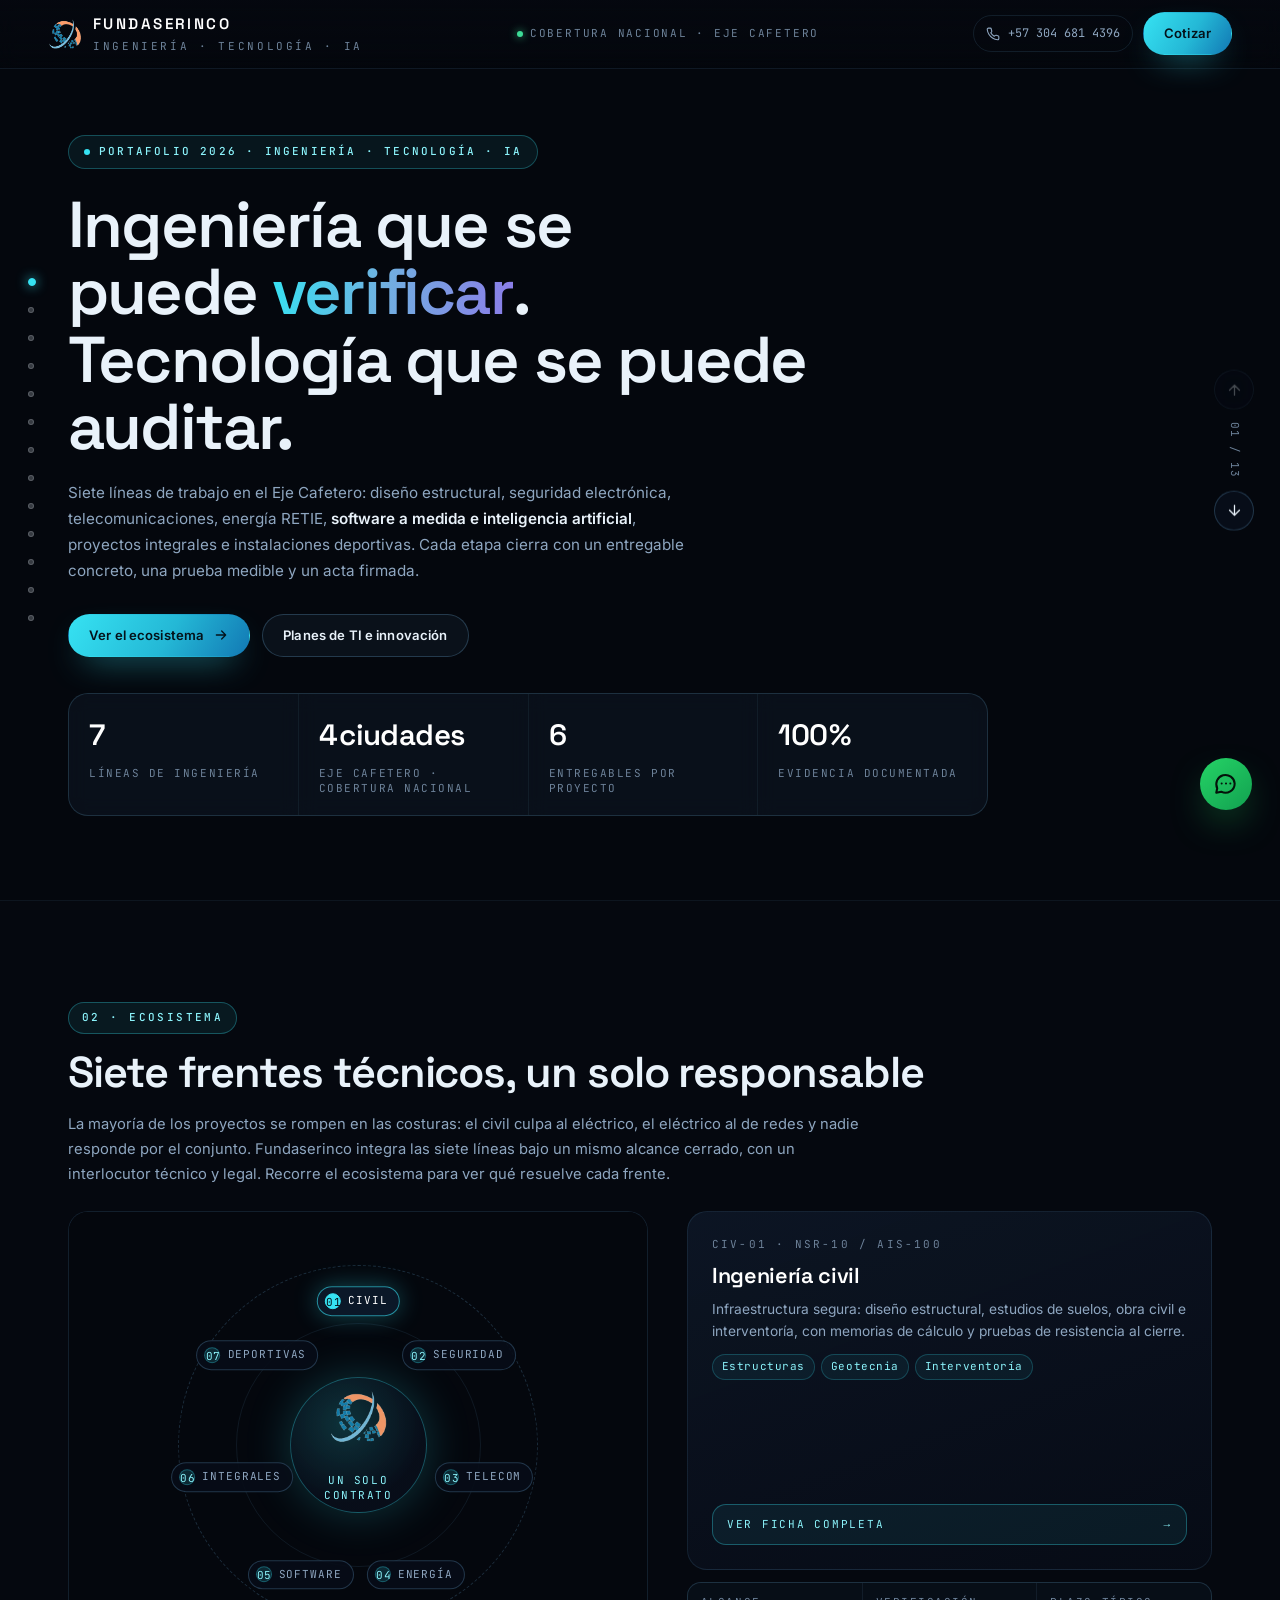
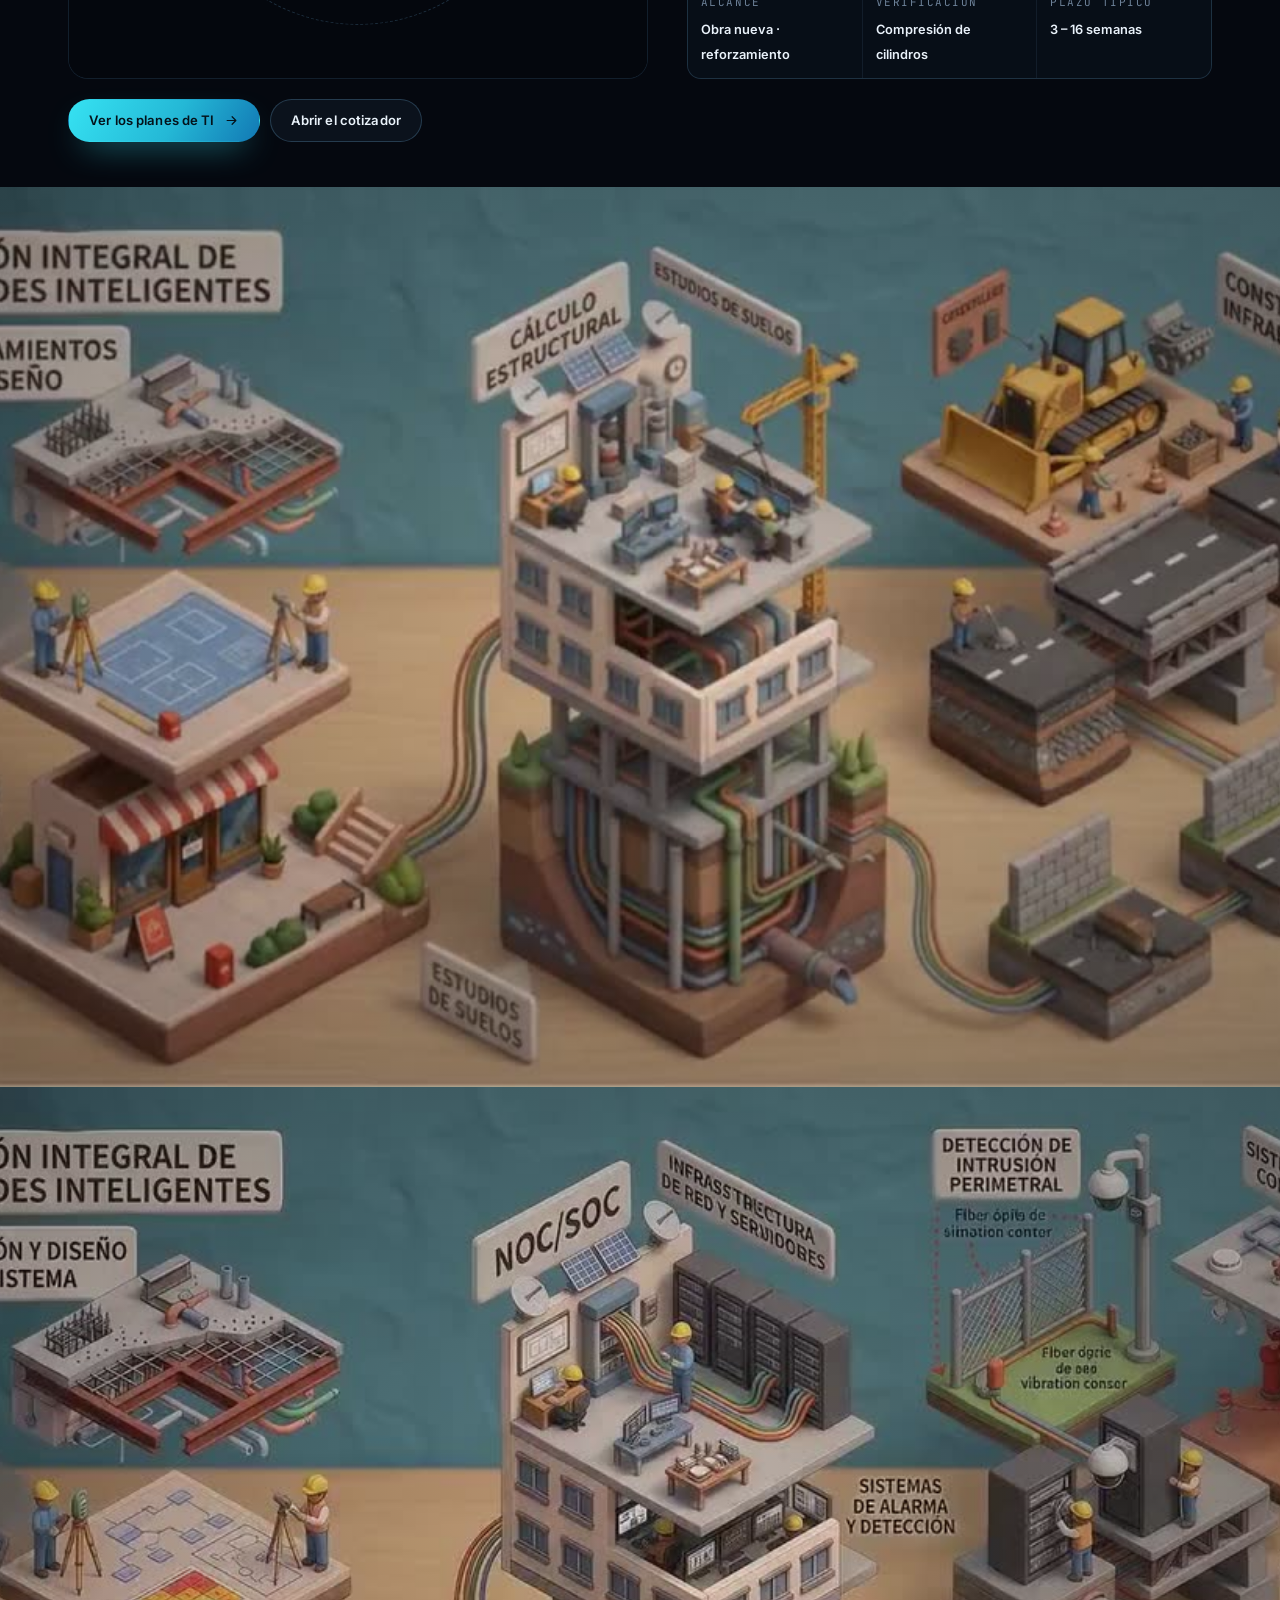
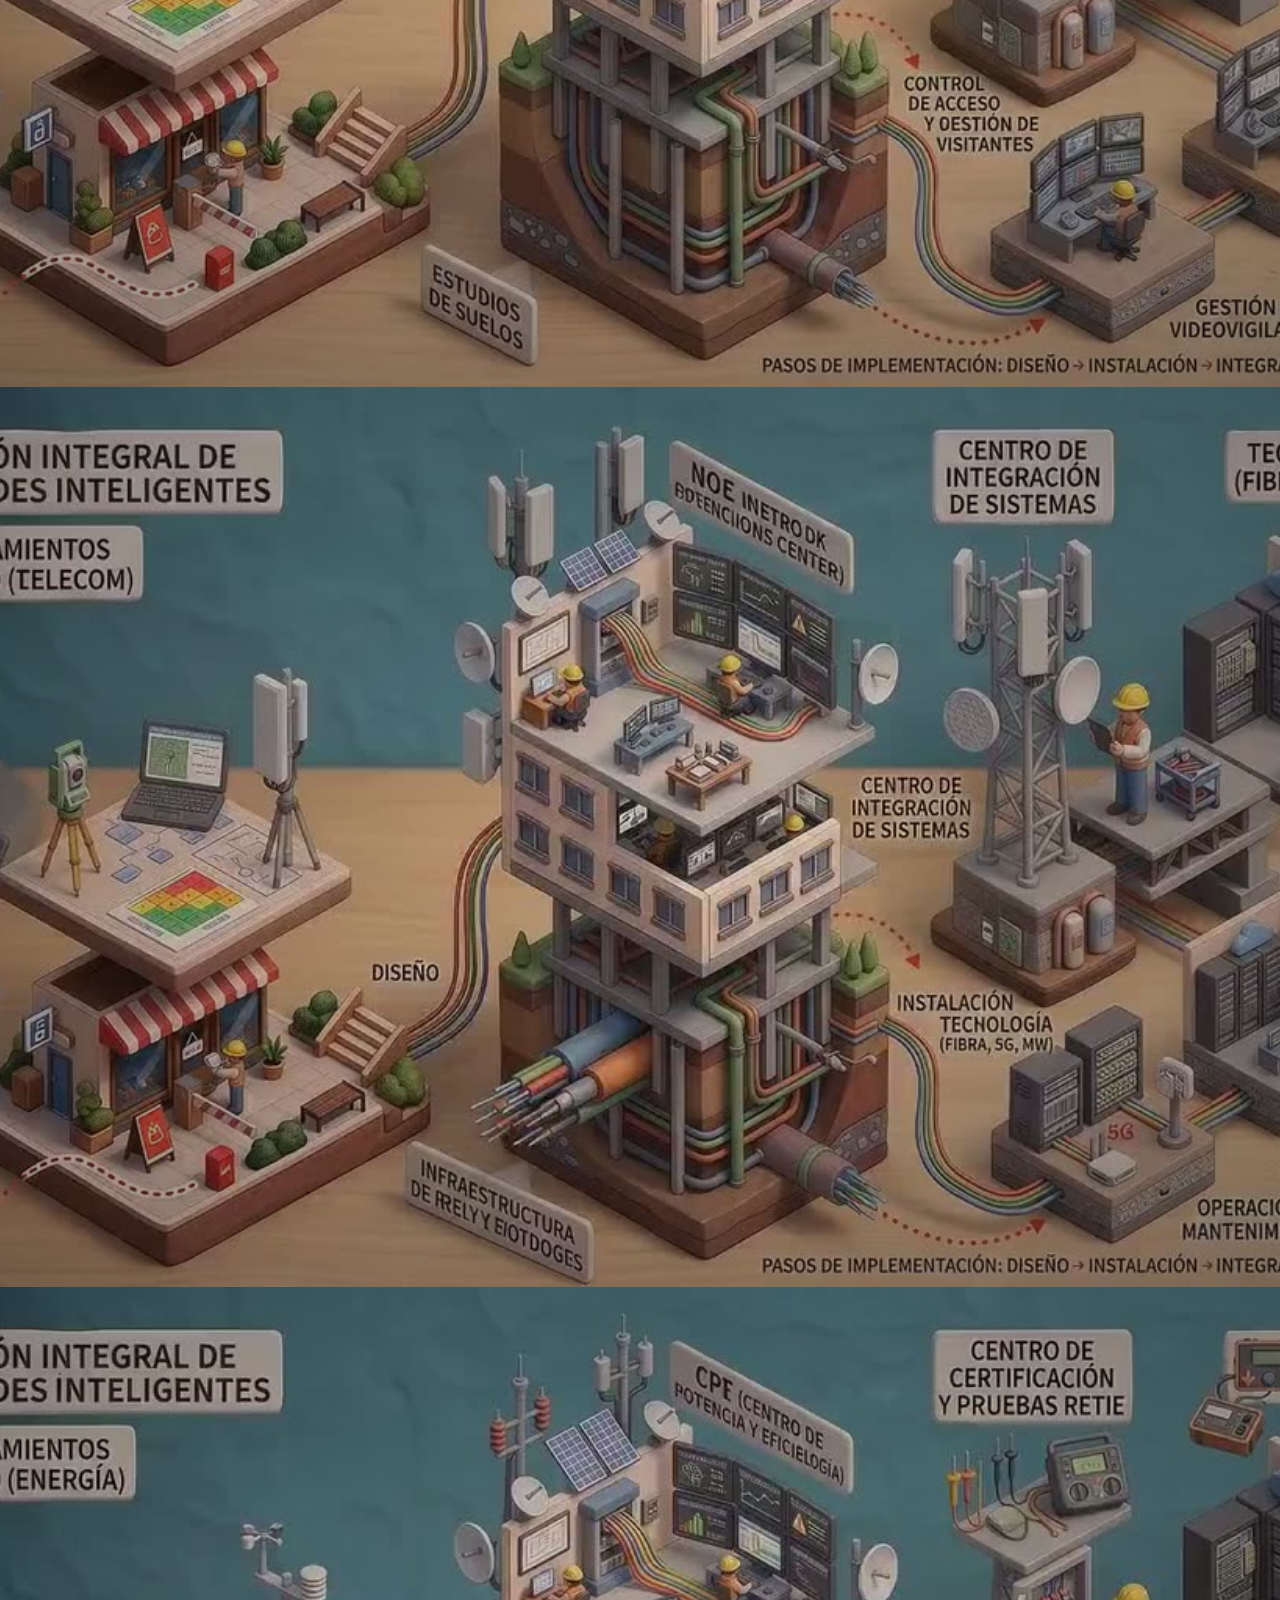
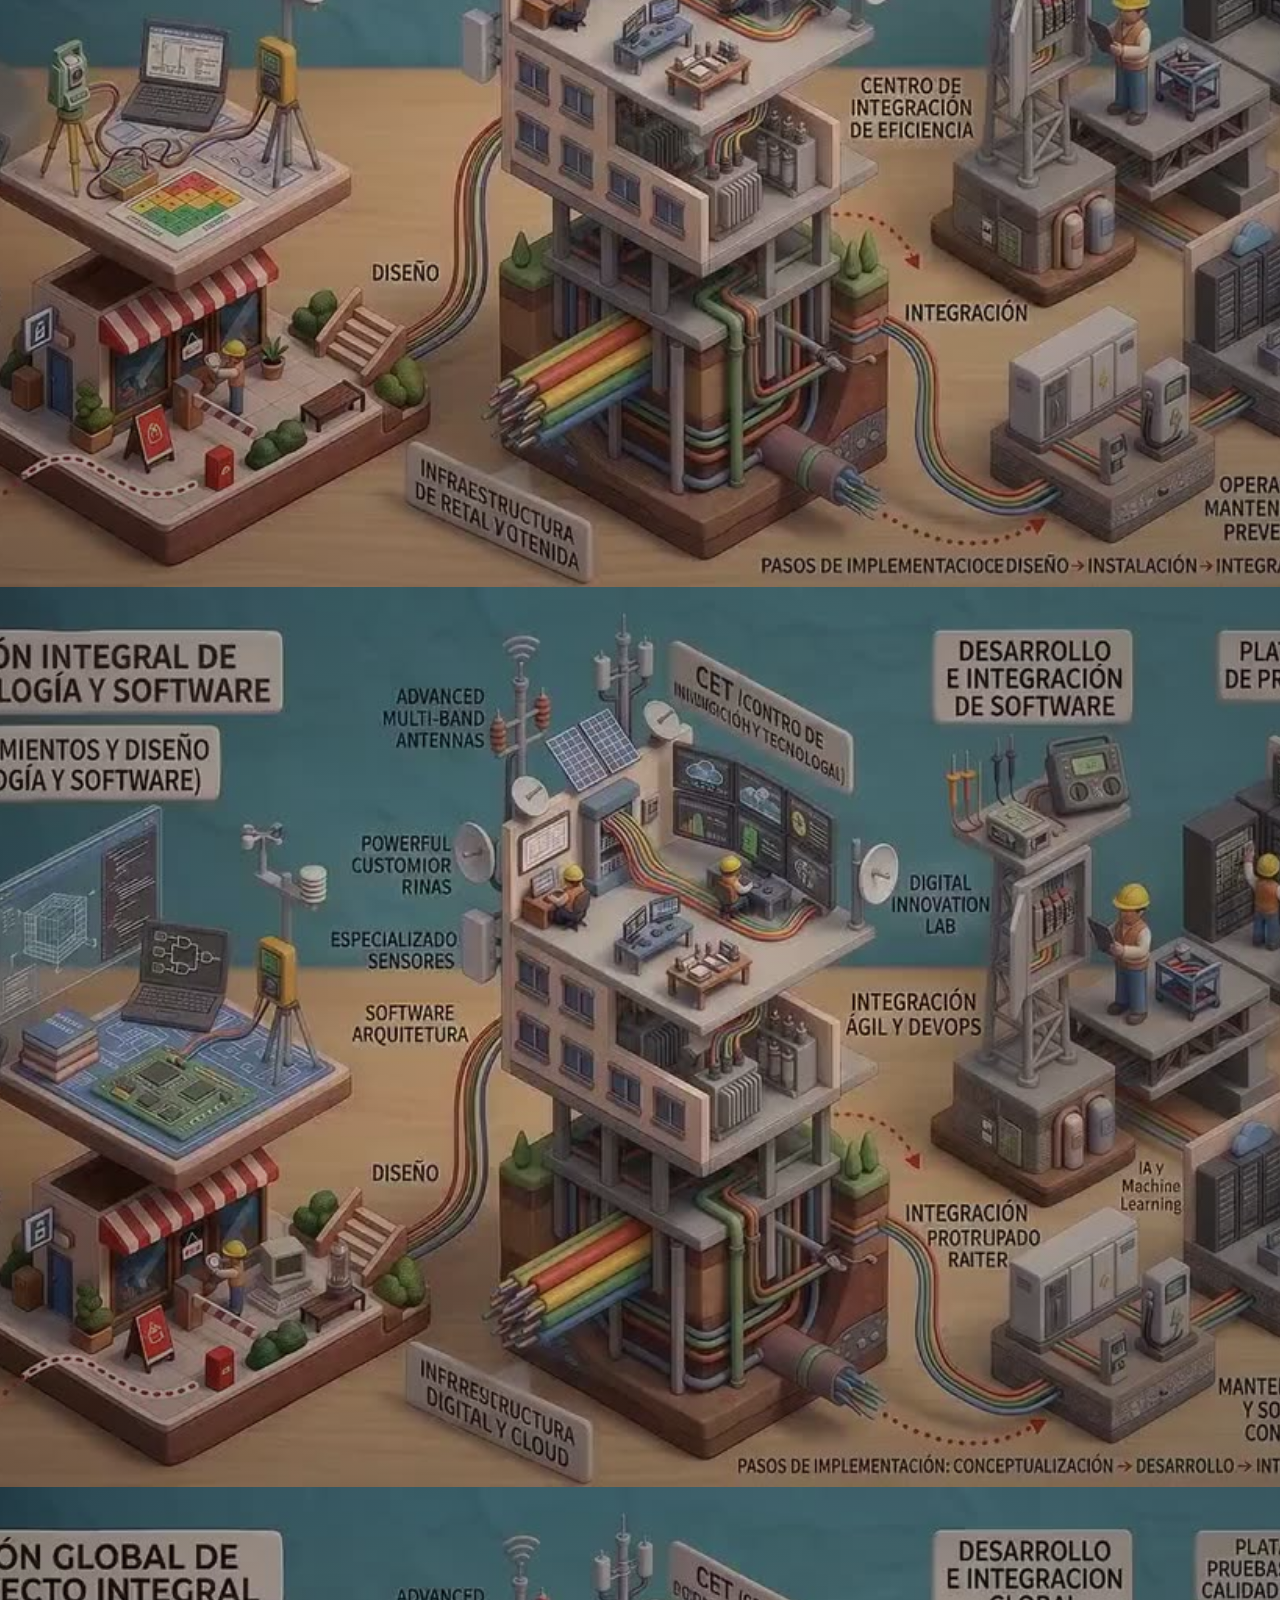
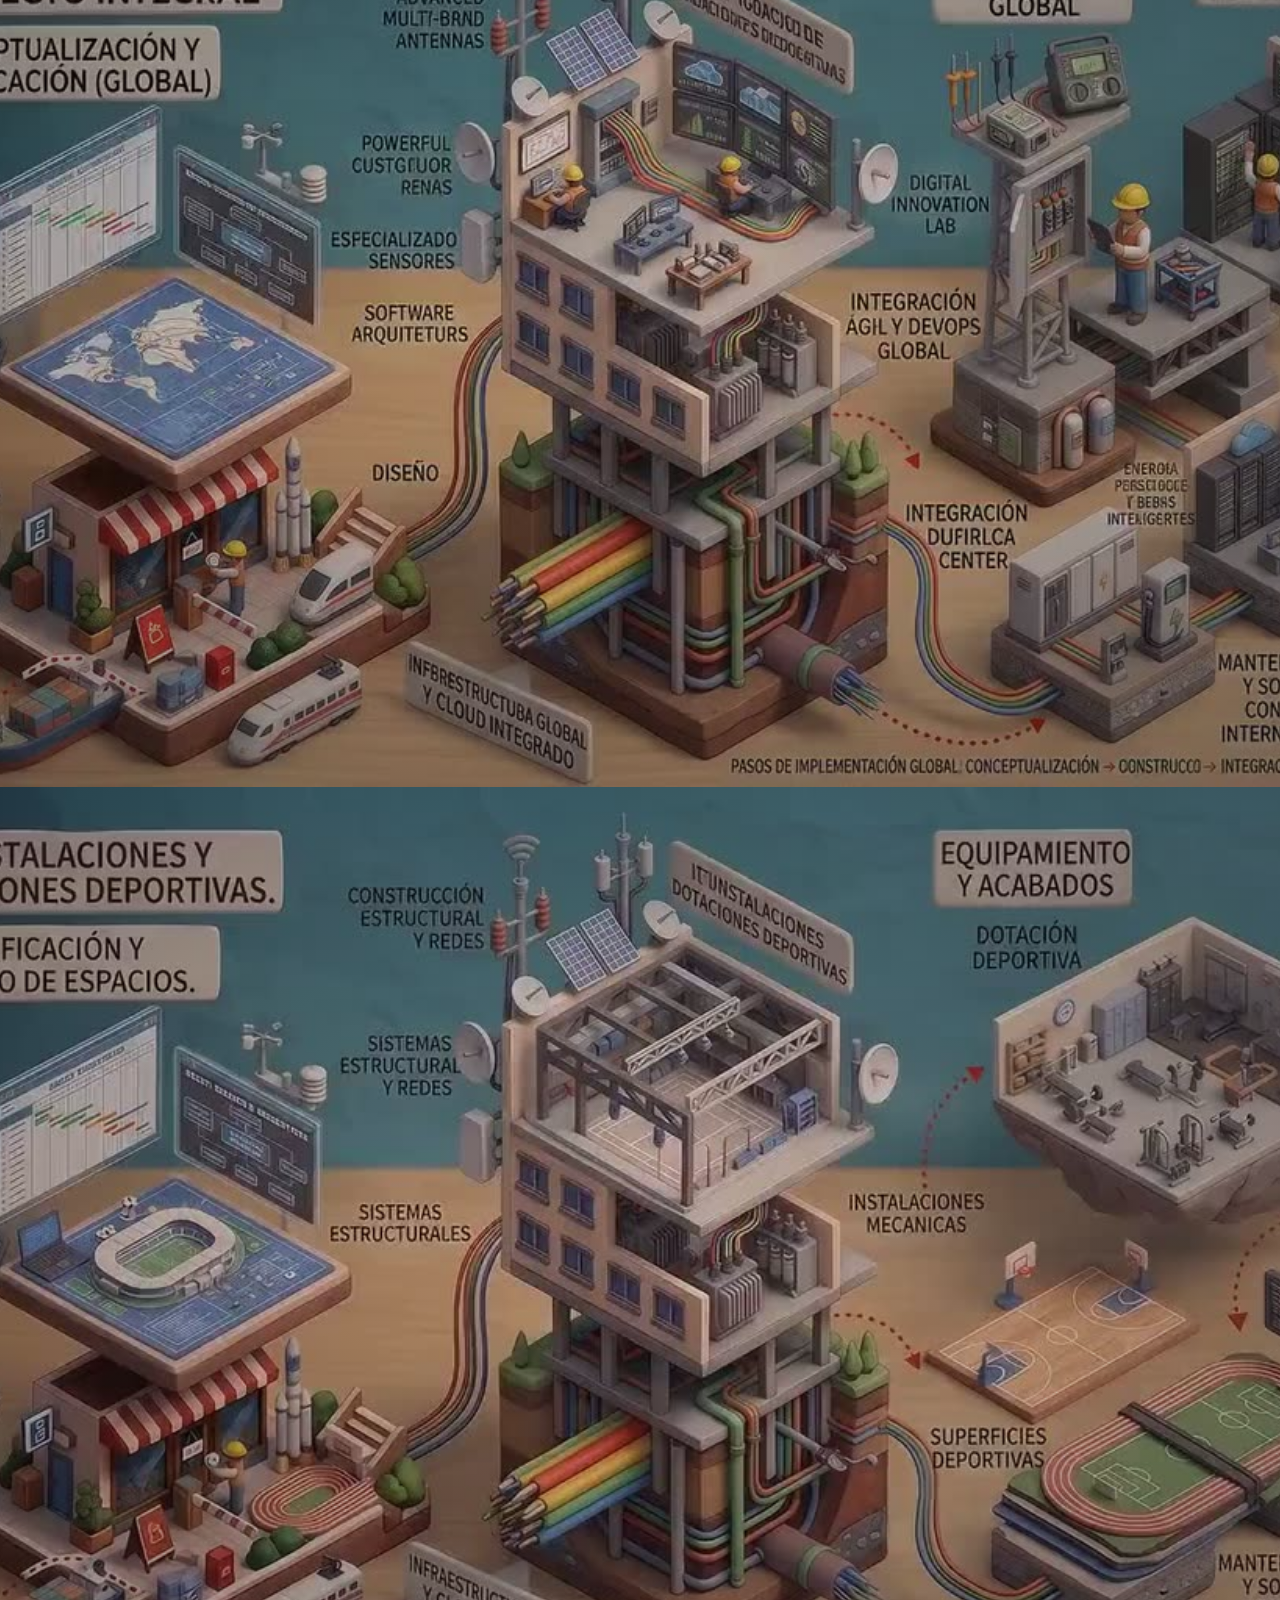
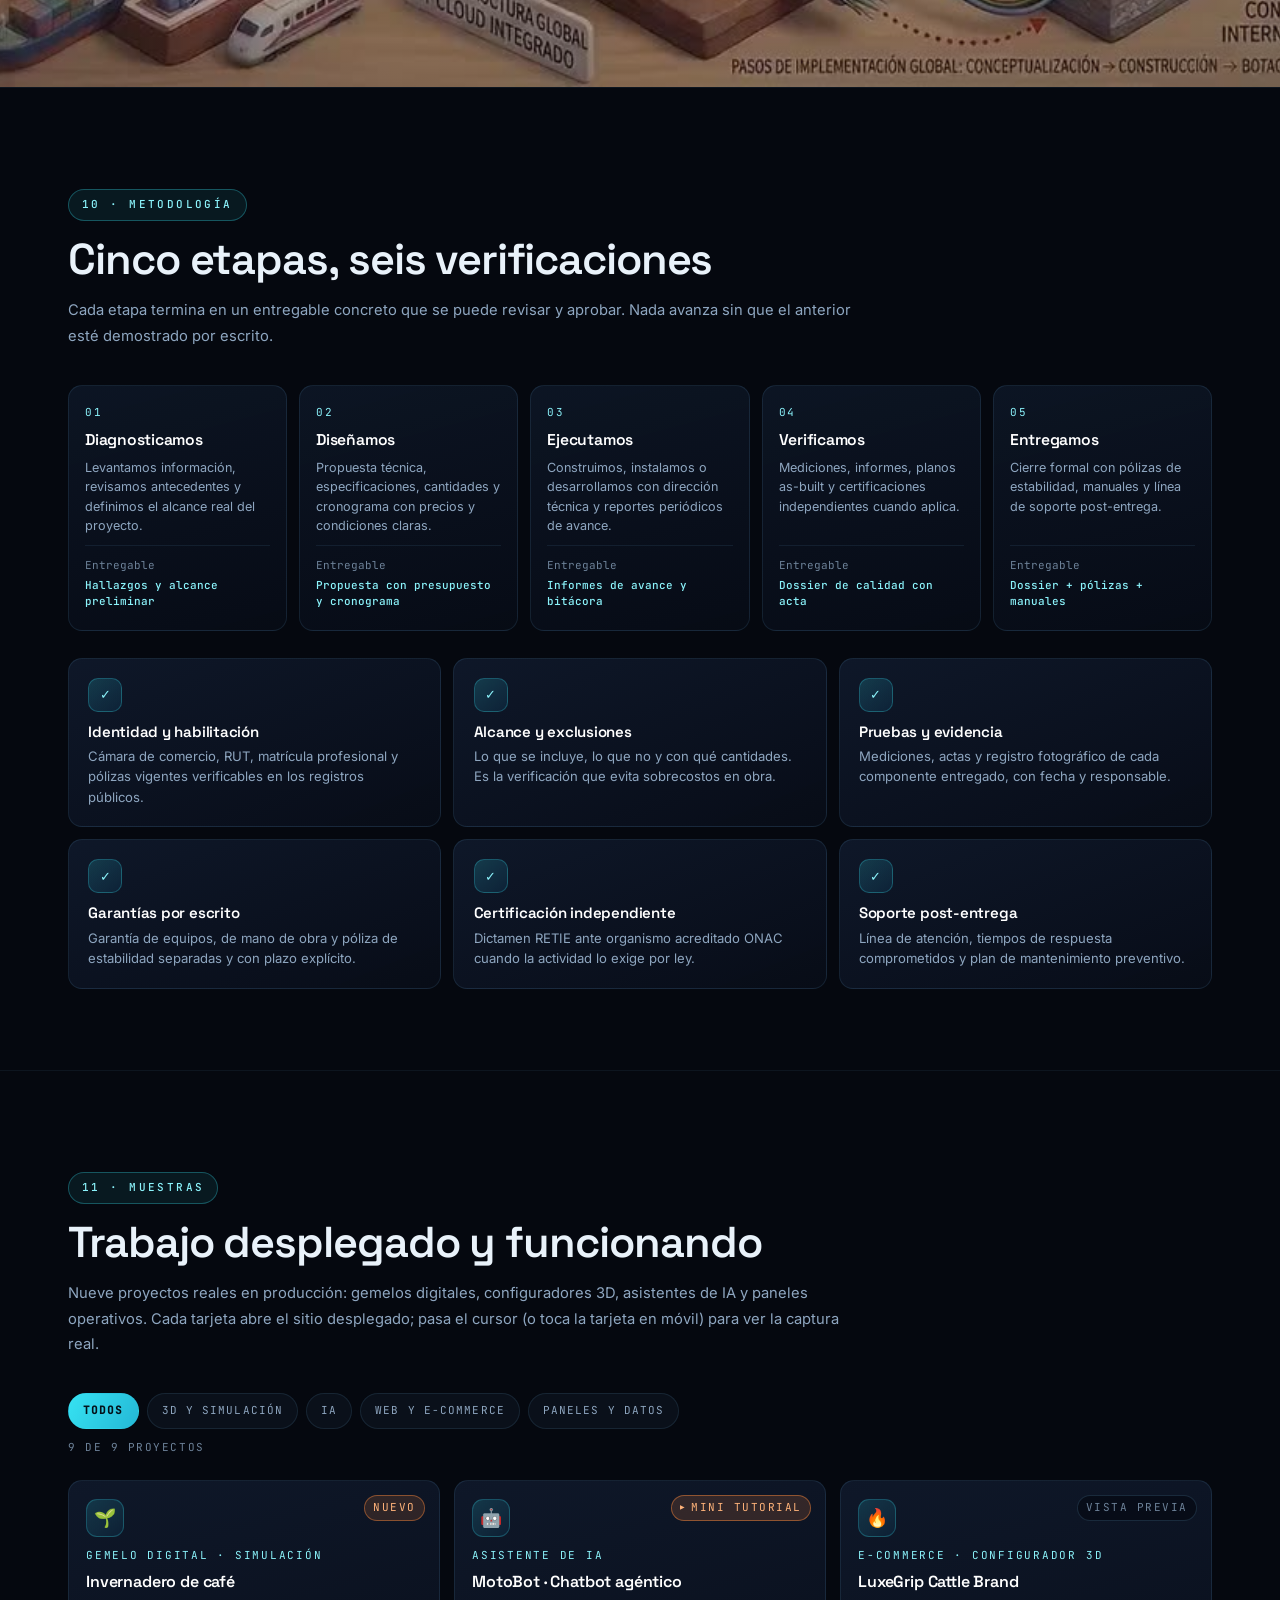
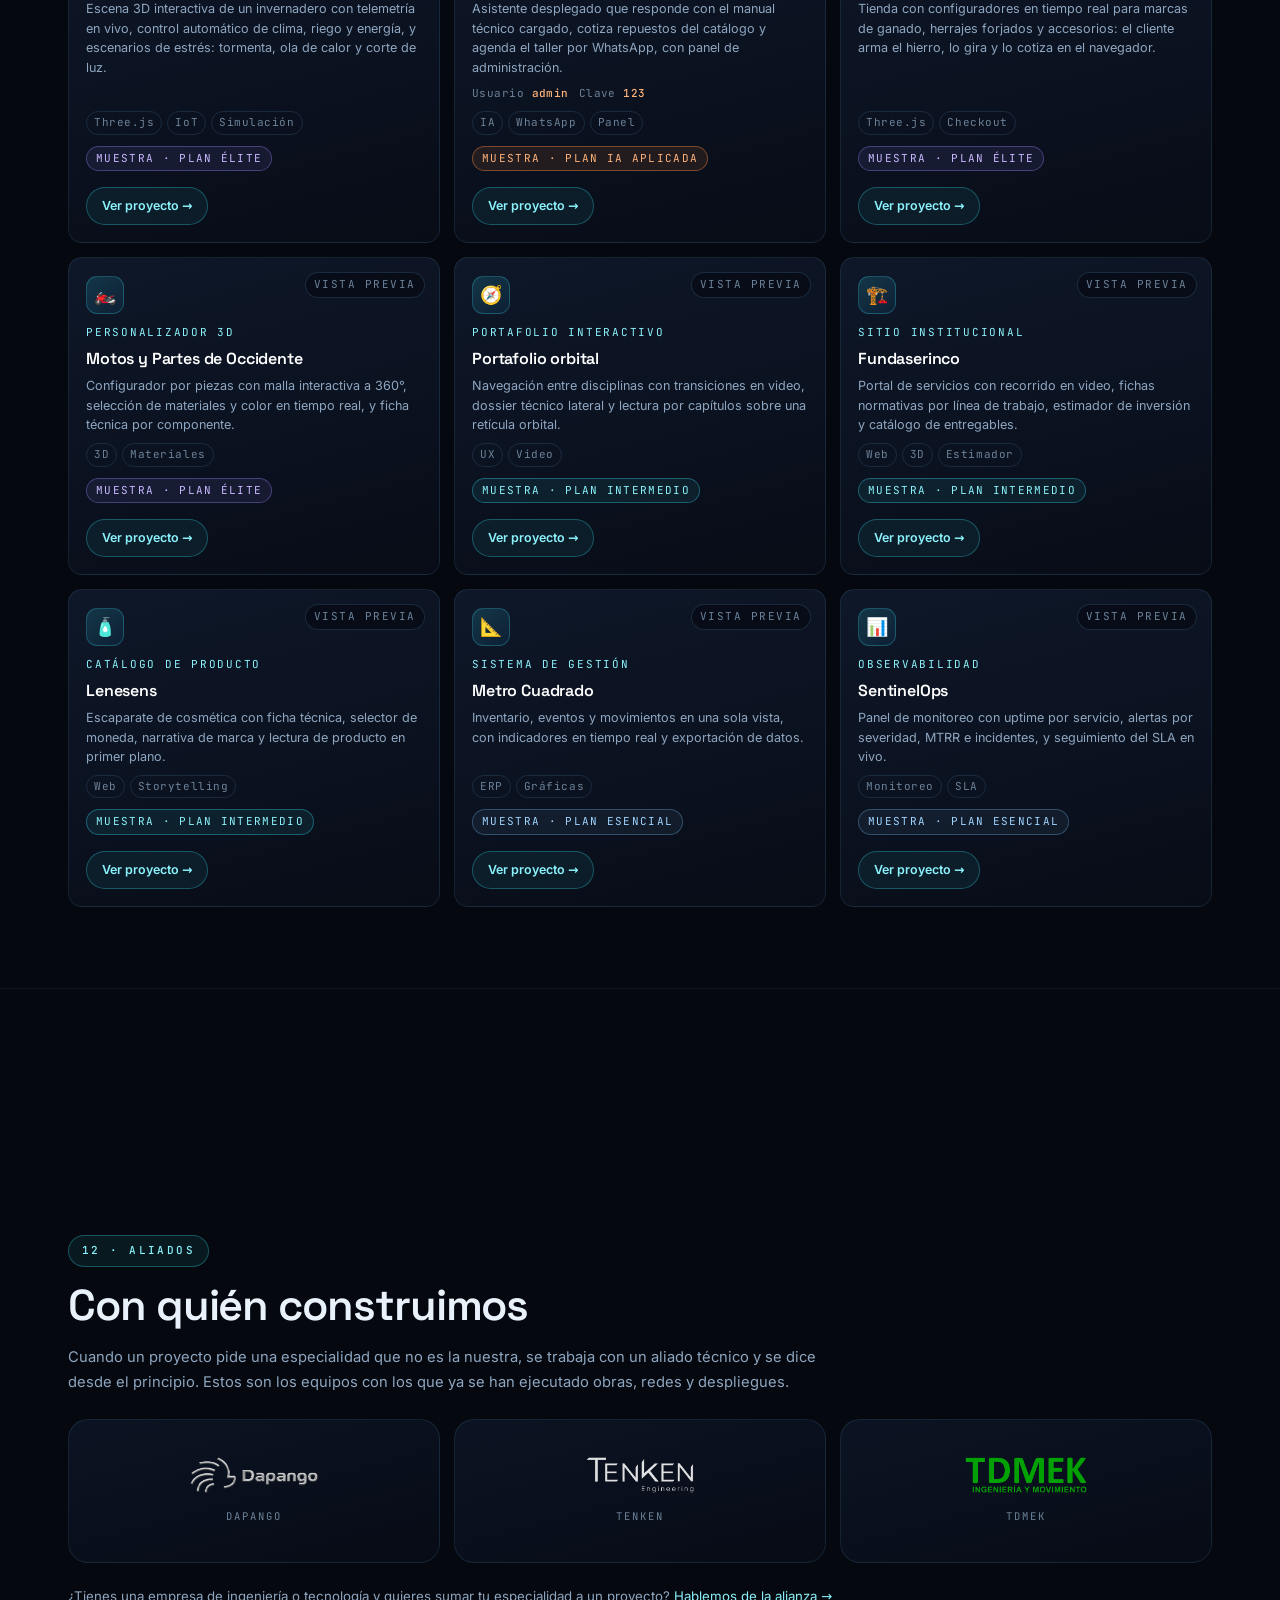
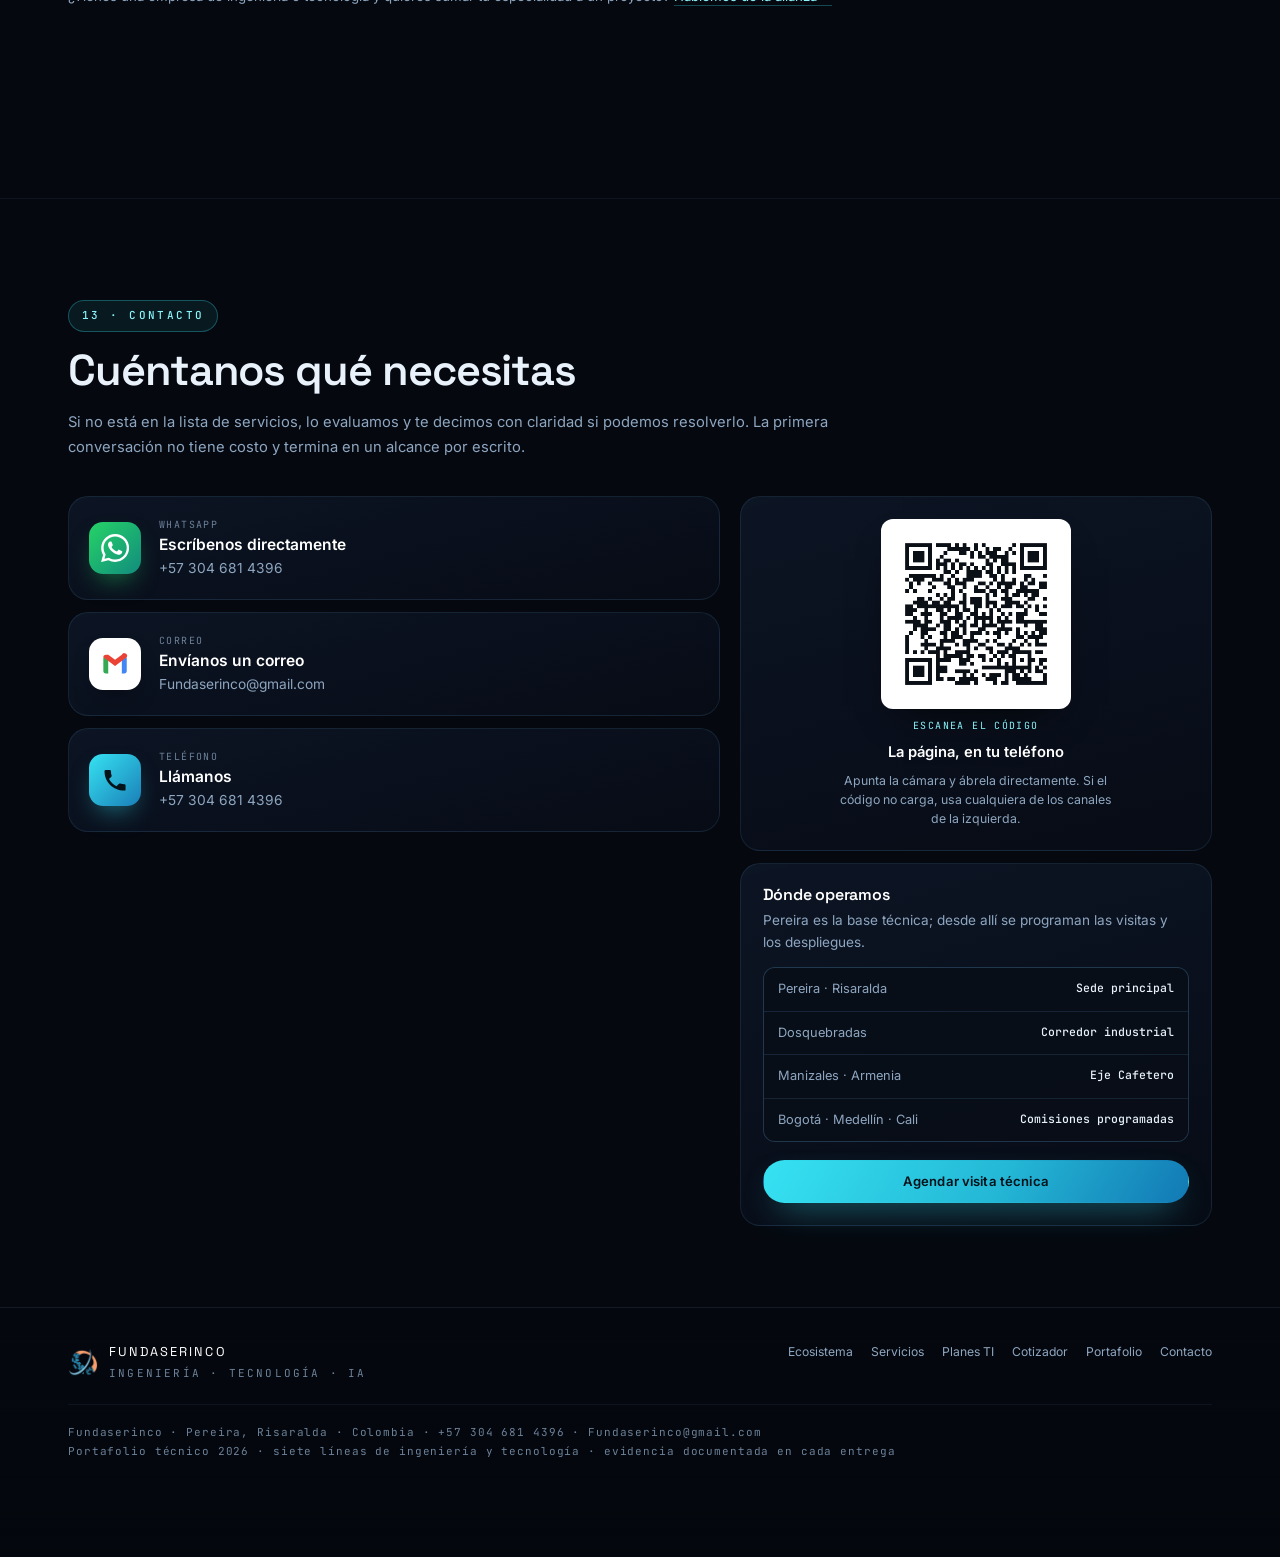
<file: index.html>
<!DOCTYPE html>
<html lang="es" class="no-js">
<head>
<meta charset="UTF-8">
<meta name="viewport" content="width=device-width, initial-scale=1.0">
<meta name="theme-color" content="#05080f">
<meta name="description" content="Portafolio técnico de Fundaserinco: siete líneas de ingeniería y tecnología en el Eje Cafetero. Diseño estructural, seguridad electrónica, telecomunicaciones, energía RETIE, software a medida, proyectos integrales e instalaciones deportivas con verificación documentada.">
<link rel="icon" type="image/png" sizes="32x32" href="assets/img/brand/logo-simbolo-128.png">
<link rel="apple-touch-icon" href="assets/img/brand/logo-simbolo-180.png">
<title>Portafolio técnico · Ingeniería, tecnología e IA | Fundaserinco</title>
<meta property="og:type" content="website">
<meta property="og:site_name" content="Fundaserinco">
<meta property="og:locale" content="es_CO">
<meta property="og:title" content="Portafolio técnico · Ingeniería, tecnología e IA | Fundaserinco">
<meta property="og:description" content="Portafolio técnico de Fundaserinco: siete líneas de ingeniería y tecnología en el Eje Cafetero. Diseño estructural, seguridad electrónica, telecomunicaciones, energía RETIE, software a medida, proyectos integrales e instalaciones deportivas con verificación documentada.">
<meta property="og:image" content="assets/img/og/portada.jpg">
<meta property="og:image:width" content="1200">
<meta property="og:image:height" content="630">
<meta property="og:image:type" content="image/jpeg">
<meta name="twitter:card" content="summary_large_image">
<meta name="twitter:title" content="Portafolio técnico · Ingeniería, tecnología e IA | Fundaserinco">
<meta name="twitter:description" content="Portafolio técnico de Fundaserinco: siete líneas de ingeniería y tecnología en el Eje Cafetero. Diseño estructural, seguridad electrónica, telecomunicaciones, energía RETIE, software a medida, proyectos integrales e instalaciones deportivas con verificación documentada.">
<meta name="twitter:image" content="assets/img/og/portada.jpg">
<link rel="preload" href="assets/fonts/inter-latin.woff2" as="font" type="font/woff2" crossorigin>
<link rel="preload" href="assets/fonts/space-grotesk-latin.woff2" as="font" type="font/woff2" crossorigin>
<link rel="preload" href="assets/fonts/jetbrains-mono-latin.woff2" as="font" type="font/woff2" crossorigin>
<link rel="stylesheet" href="css/fonts.css?v=20261120e">
<script>document.documentElement.classList.remove("no-js");</script>
<link rel="stylesheet" href="css/styles.css?v=20261122j">
</head>
<body>

<!-- ================= PANTALLA DE CARGA ================= -->
<div class="page-loader" id="pageLoader" aria-hidden="true">
  <video class="pl-video" id="pageLoaderVideo" src="assets/video/loader.mp4?v=20261122a" poster="assets/video/loader-poster.webp"
         autoplay muted playsinline preload="auto" disablepictureinpicture tabindex="-1"></video>
  <div class="pl-scrim"></div>
  <div class="pl-bg"></div>
  <div class="pl-stage">
    <div class="pl-brand">
      <img class="pl-mark" src="assets/img/brand/logo-simbolo-180.png" alt="">
      <div class="pl-brand-txt">
        <p class="pl-name">Fundaserinco</p>
        <p class="pl-sub">Portafolio técnico 2026</p>
      </div>
    </div>
    <div class="pl-bar"><span></span></div>
  </div>
</div>

<!-- ================= BARRA SUPERIOR ================= -->
<header class="topbar">
  <a class="tb-brand" href="#inicio" aria-label="Fundaserinco, ir al inicio">
    <img src="assets/img/brand/logo-simbolo-128.png" alt="Símbolo Fundaserinco">
    <span class="tb-name">Fundaserinco<span>Ingeniería · Tecnología · IA</span></span>
  </a>
  <div class="tb-status"><i></i>Cobertura nacional · Eje Cafetero</div>
  <div class="tb-right">
    <a class="tb-tel" href="tel:+573046814396">
      <svg viewBox="0 0 24 24" width="14" height="14" fill="none" stroke="currentColor" stroke-width="1.9" stroke-linecap="round" stroke-linejoin="round" aria-hidden="true"><path d="M22 16.92v3a2 2 0 0 1-2.18 2 19.79 19.79 0 0 1-8.63-3.07 19.5 19.5 0 0 1-6-6 19.79 19.79 0 0 1-3.07-8.67A2 2 0 0 1 4.11 2h3a2 2 0 0 1 2 1.72 12.84 12.84 0 0 0 .7 2.81 2 2 0 0 1-.45 2.11L8.09 9.91a16 16 0 0 0 6 6l1.27-1.27a2 2 0 0 1 2.11-.45 12.84 12.84 0 0 0 2.81.7A2 2 0 0 1 22 16.92z"/></svg>
      <span>+57 304 681 4396</span>
    </a>
    <a class="btn btn-primary" href="#contacto">Cotizar</a>
  </div>
</header>

<!-- ================= 01 · INICIO ================= -->
<section class="scene" id="inicio" data-scene data-nav="Inicio">
  <div class="scene-stage">
    <div class="scene-media" aria-hidden="true">
      <video class="scene-video" data-scene-forward playsinline muted preload="auto" poster="assets/img/posters/hero.jpg" disablepictureinpicture>
        <source src="assets/video/hero.mp4" type="video/mp4">
      </video>
      <video class="scene-video" data-scene-reverse playsinline muted preload="none" disablepictureinpicture>
        <source src="assets/video/hero-rev.mp4" type="video/mp4">
      </video>
      <div class="scene-scrim"></div>
    </div>
  </div>

  <div class="wrap scene-content" data-scene-content>
      <span class="eyebrow"><span class="dot"></span>Portafolio 2026 · Ingeniería · Tecnología · IA</span>
      <h1>Ingeniería que se puede <span class="grad">verificar</span>.<br>Tecnología que se puede auditar.</h1>
      <p class="lead">Siete líneas de trabajo en el Eje Cafetero: diseño estructural, seguridad electrónica, telecomunicaciones, energía RETIE, <strong>software a medida e inteligencia artificial</strong>, proyectos integrales e instalaciones deportivas. Cada etapa cierra con un entregable concreto, una prueba medible y un acta firmada.</p>

      <div class="scene-actions">
        <a class="btn btn-primary" href="#ecosistema">Ver el ecosistema
          <svg viewBox="0 0 24 24" aria-hidden="true"><path d="M5 12h14M13 6l6 6-6 6" stroke-linecap="round" stroke-linejoin="round"/></svg>
        </a>
        <a class="btn btn-ghost" href="planes/index.html">Planes de TI e innovación</a>
      </div>

      <div class="hero-stats">
        <div class="hstat">
          <div class="num"><span data-count="7">7</span></div>
          <div class="lbl">Líneas de ingeniería</div>
        </div>
        <div class="hstat">
          <div class="num"><span data-count="4">4</span> ciudades</div>
          <div class="lbl">Eje Cafetero · cobertura nacional</div>
        </div>
        <div class="hstat">
          <div class="num"><span data-count="6">6</span></div>
          <div class="lbl">Entregables por proyecto</div>
        </div>
        <div class="hstat">
          <div class="num"><span data-count="100">100</span>%</div>
          <div class="lbl">Evidencia documentada</div>
        </div>
      </div>
  </div>

  <div class="scene-hint" data-scene-hint aria-hidden="true">
    <span>Avanza con las flechas</span>
    <span class="scene-hint-line"></span>
  </div>
</section>

<!-- ================= 02 · ECOSISTEMA ================= -->
<section id="ecosistema" class="panel panel-tight" data-nav="Ecosistema">
  <div class="wrap">
    <div class="panel-head reveal">
      <span class="sec-tag">02 · Ecosistema</span>
      <h2>Siete frentes técnicos, un solo responsable</h2>
      <p>La mayoría de los proyectos se rompen en las costuras: el civil culpa al eléctrico, el eléctrico al de redes y nadie responde por el conjunto. Fundaserinco integra las siete líneas bajo un mismo alcance cerrado, con un interlocutor técnico y legal. Recorre el ecosistema para ver qué resuelve cada frente.</p>
    </div>

    <div class="eco reveal" data-delay="1">
      <div class="eco-stage">
        <div class="eco-media" aria-hidden="true"></div>
        <div class="eco-orbit" id="ecoOrbit" role="group" aria-label="Ecosistema de servicios Fundaserinco">
          <div class="eco-core">
            <img src="assets/img/brand/logo-simbolo-180.png" alt="">
            <span>Un solo<br>contrato</span>
          </div>
          <button type="button" class="eco-node" data-idx="0" style="left:50%;top:10%" aria-pressed="true"><i>01</i>Civil</button>
          <button type="button" class="eco-node" data-idx="1" style="left:78%;top:25%" aria-pressed="false"><i>02</i>Seguridad</button>
          <button type="button" class="eco-node" data-idx="2" style="left:85%;top:59%" aria-pressed="false"><i>03</i>Telecom</button>
          <button type="button" class="eco-node" data-idx="3" style="left:66%;top:86%" aria-pressed="false"><i>04</i>Energía</button>
          <button type="button" class="eco-node" data-idx="4" style="left:34%;top:86%" aria-pressed="false"><i>05</i>Software</button>
          <button type="button" class="eco-node" data-idx="5" style="left:15%;top:59%" aria-pressed="false"><i>06</i>Integrales</button>
          <button type="button" class="eco-node" data-idx="6" style="left:22%;top:25%" aria-pressed="false"><i>07</i>Deportivas</button>
        </div>
      </div>

      <div class="eco-side">
        <div class="eco-readout" id="ecoReadout" aria-live="polite">
          <span class="r-code" id="ecoCode">CIV-01 · NSR-10 / AIS-100</span>
          <h3 id="ecoName">Ingeniería civil</h3>
          <p id="ecoDesc">Infraestructura segura: diseño estructural, estudios de suelos, obra civil e interventoría, con memorias de cálculo y pruebas de resistencia al cierre.</p>
          <div class="r-tags" id="ecoTags">
            <span class="chip">Estructuras</span>
            <span class="chip">Geotecnia</span>
            <span class="chip">Interventoría</span>
          </div>
          <a class="eco-more" id="ecoMore" href="servicios/ingenieria-civil.html">Ver ficha completa <span aria-hidden="true">→</span></a>
        </div>
        <div class="eco-meta">
          <div><span>Alcance</span><b id="ecoScope">Obra nueva · reforzamiento</b></div>
          <div><span>Verificación</span><b id="ecoVerif">Ensayos de compresión</b></div>
          <div><span>Plazo típico</span><b id="ecoSpan">3 – 16 semanas</b></div>
        </div>
      </div>
    </div>

    <div class="eco-links reveal" data-delay="2">
      <a class="btn btn-primary" href="planes/index.html">Ver los planes de TI
        <svg viewBox="0 0 24 24" aria-hidden="true"><path d="M5 12h14M13 6l6 6-6 6" stroke-linecap="round" stroke-linejoin="round"/></svg>
      </a>
      <a class="btn btn-ghost" href="planes/cotizador.html">Abrir el cotizador</a>
    </div>
  </div>
</section>

<!-- ================= 03 · INGENIERÍA CIVIL ================= -->
<section id="civil" class="has-cover" data-seq data-nav="Ingeniería civil">
  <div class="seq-stage">
    <div class="seq-media" aria-hidden="true">
      <video class="seq-video" data-seq-forward playsinline muted preload="auto" disablepictureinpicture
             poster="assets/img/posters/escena-01.jpg"
             data-src-mp4="assets/video/escena-01.mp4"></video>
      <video class="seq-video" data-seq-reverse playsinline muted preload="none" disablepictureinpicture poster="assets/img/posters/escena-01.jpg"
             data-src-mp4="assets/video/escena-01-rev.mp4"></video>
      <div class="seq-scrim"></div>
    </div>
  </div>

  <div class="wrap sec-head-wrap">
    <div class="sec-head-card" data-seq-content>
      <span class="sec-tag">03 · Infraestructura</span>
      <h2>Ingeniería civil y diseño estructural</h2>
      <p>Infraestructura segura, diseño estructural, estudios de suelos y obra civil con interventoría. <strong>El cálculo se entrega firmado</strong> y la resistencia se comprueba con ensayos de laboratorio, no con una promesa.</p>
      <div class="sec-code">
        <span>Código <b>CIV-01</b></span>
        <span>Normativa <b>NSR-10 · AIS-100</b></span>
        <span>Cobertura <b>Eje Cafetero y nacional</b></span>
      </div>
      <div class="sec-actions">
        <a class="btn btn-primary sec-detail" href="servicios/ingenieria-civil.html" aria-label="Ver ficha de ingeniería civil">Ver ficha completa <span aria-hidden="true">→</span></a>
      </div>
    </div>
  </div>

  <div class="wrap sec-body">
    <div class="mod-grid c3">
      <article class="mod-card">
        <div class="mod-ico">01</div>
        <h3>Qué incluye</h3>
        <ul>
          <li>Diseño estructural en concreto y acero</li>
          <li>Estudios de suelos y geotecnia aplicada</li>
          <li>Obra civil integral y acabados</li>
          <li>Interventoría técnica y administrativa</li>
          <li>Licencias, permisos y supervisión continua</li>
        </ul>
      </article>
      <article class="mod-card">
        <div class="mod-ico">02</div>
        <h3>Entregables al cierre</h3>
        <ul>
          <li>Memorias de cálculo estructural</li>
          <li>Planos estructurales y arquitectónicos</li>
          <li>Informe geotécnico completo</li>
          <li>Presupuesto APU y cronograma</li>
          <li>Acta de entrega con pruebas de resistencia</li>
        </ul>
      </article>
      <article class="mod-card is-accent">
        <div class="mod-ico">✓</div>
        <h3>Cómo se verifica</h3>
        <p>Delimitación estricta de alcance y exclusiones, más pruebas documentadas en campo:</p>
        <ul>
          <li>Compresión de cilindros de concreto</li>
          <li>Densidad in situ (cono de arena)</li>
          <li>Nivelación topográfica milimétrica</li>
          <li>Pruebas hidrostáticas e impermeabilización</li>
        </ul>
        <div class="chips"><span class="chip amber">Dossier de calidad</span></div>
      </article>
    </div>
  </div>
</section>

<!-- ================= 04 · SEGURIDAD ELECTRÓNICA ================= -->
<section id="seguridad" class="has-cover" data-seq data-nav="Seguridad electrónica">
  <div class="seq-stage">
    <div class="seq-media" aria-hidden="true">
      <video class="seq-video" data-seq-forward playsinline muted preload="none" disablepictureinpicture
             poster="assets/img/posters/escena-02.jpg"
             data-src-mp4="assets/video/escena-02.mp4"></video>
      <video class="seq-video" data-seq-reverse playsinline muted preload="none" disablepictureinpicture poster="assets/img/posters/escena-02.jpg"
             data-src-mp4="assets/video/escena-02-rev.mp4"></video>
      <div class="seq-scrim"></div>
    </div>
  </div>

  <div class="wrap sec-head-wrap">
    <div class="sec-head-card" data-seq-content>
      <span class="sec-tag">04 · Protección</span>
      <h2>Seguridad electrónica y control perimetral</h2>
      <p>Protección y control con CCTV, control de acceso, alarmas y monitoreo remoto. <strong>Cada cámara y cada sensor queda probado en acta</strong>: encuadre, grabación, retención y acceso configurado.</p>
      <div class="sec-code">
        <span>Código <b>SEC-02</b></span>
        <span>Normativa <b>ONVIF · IP-PoE · NFPA</b></span>
        <span>Cobertura <b>Eje Cafetero · despliegue nacional</b></span>
      </div>
      <div class="sec-actions">
        <a class="btn btn-primary sec-detail" href="servicios/seguridad-electronica.html" aria-label="Ver ficha de seguridad electrónica">Ver ficha completa <span aria-hidden="true">→</span></a>
      </div>
    </div>
  </div>

  <div class="wrap sec-body">
    <div class="mod-grid c3">
      <article class="mod-card">
        <div class="mod-ico">01</div>
        <h3>Qué incluye</h3>
        <ul>
          <li>CCTV IP y análogo con analítica</li>
          <li>Control de acceso biométrico y facial</li>
          <li>Alarmas, sensores perimetrales y pánico</li>
          <li>Monitoreo remoto 24/7 y alertas móviles</li>
          <li>Canalización certificada y mantenimiento</li>
        </ul>
      </article>
      <article class="mod-card">
        <div class="mod-ico">02</div>
        <h3>Entregables al cierre</h3>
        <ul>
          <li>Implantación en planos de ubicación</li>
          <li>Rutas de cableado y canalización</li>
          <li>Acta de configuración de usuarios y roles</li>
          <li>Manual de operación y soporte</li>
          <li>Acta de entrega a satisfacción</li>
        </ul>
      </article>
      <article class="mod-card is-accent">
        <div class="mod-ico">✓</div>
        <h3>Cómo se verifica</h3>
        <p>Comprobación punto por punto, equipo por equipo:</p>
        <ul>
          <li>Tiempos de retención de video</li>
          <li>Latencia y desbloqueo biométrico</li>
          <li>Respaldo UPS y pérdida de red</li>
          <li>Mapeo de cobertura de sensores</li>
        </ul>
        <div class="chips"><span class="chip amber">Ley 1581 · datos personales</span></div>
      </article>
    </div>
  </div>
</section>

<!-- ================= 05 · TELECOMUNICACIONES ================= -->
<section id="telecom" class="has-cover" data-seq data-nav="Telecomunicaciones">
  <div class="seq-stage">
    <div class="seq-media" aria-hidden="true">
      <video class="seq-video" data-seq-forward playsinline muted preload="none" disablepictureinpicture
             poster="assets/img/posters/escena-03.jpg"
             data-src-mp4="assets/video/escena-03.mp4"></video>
      <video class="seq-video" data-seq-reverse playsinline muted preload="none" disablepictureinpicture poster="assets/img/posters/escena-03.jpg"
             data-src-mp4="assets/video/escena-03-rev.mp4"></video>
      <div class="seq-scrim"></div>
    </div>
  </div>

  <div class="wrap sec-head-wrap">
    <div class="sec-head-card" data-seq-content>
      <span class="sec-tag">05 · Conectividad</span>
      <h2>Telecomunicaciones, redes y fibra óptica</h2>
      <p>Cableado estructurado Cat 6/6A, fibra óptica, WiFi empresarial y telefonía IP. <strong>Sin certificado por punto no hay red entregada</strong>: cada enlace sale con su medición de longitud, atenuación y diafonía.</p>
      <div class="sec-code">
        <span>Código <b>TEL-03</b></span>
        <span>Normativa <b>TIA-568 · ISO 11801</b></span>
        <span>Cobertura <b>Eje Cafetero y país</b></span>
      </div>
      <div class="sec-actions">
        <a class="btn btn-primary sec-detail" href="servicios/telecomunicaciones.html" aria-label="Ver ficha de telecomunicaciones">Ver ficha completa <span aria-hidden="true">→</span></a>
      </div>
    </div>
  </div>

  <div class="wrap sec-body">
    <div class="mod-grid c3">
      <article class="mod-card">
        <div class="mod-ico">01</div>
        <h3>Qué incluye</h3>
        <ul>
          <li>Cableado estructurado Cat 6 / 6A y fibra</li>
          <li>Certificación por punto con Fluke</li>
          <li>WiFi empresarial de alta densidad</li>
          <li>Enlaces punto a punto y radioenlaces</li>
          <li>Telefonía IP, racks y sites rotulados</li>
        </ul>
      </article>
      <article class="mod-card">
        <div class="mod-ico">02</div>
        <h3>Entregables al cierre</h3>
        <ul>
          <li>Planos de red y ubicación de racks</li>
          <li>Certificados individuales por punto</li>
          <li>Diagrama topológico unifilar</li>
          <li>Matriz de VLANs y credenciales</li>
          <li>Acta final con mediciones OTDR/Fluke</li>
        </ul>
      </article>
      <article class="mod-card is-accent">
        <div class="mod-ico">✓</div>
        <h3>Cómo se verifica</h3>
        <p>Instrumentación calibrada y resultados entregables:</p>
        <ul>
          <li>Certificación Fluke DSX-8000</li>
          <li>Reflectometría óptica OTDR</li>
          <li>Estudio de cobertura WiFi (heatmap)</li>
          <li>Puesta a tierra en racks de telecom</li>
        </ul>
        <div class="chips"><span class="chip amber">Garantía de canal 15–25 años</span></div>
      </article>
    </div>
  </div>
</section>

<!-- ================= 06 · ENERGÍA Y RETIE ================= -->
<section id="energia" class="has-cover" data-seq data-nav="Energía y RETIE">
  <div class="seq-stage">
    <div class="seq-media" aria-hidden="true">
      <video class="seq-video" data-seq-forward playsinline muted preload="none" disablepictureinpicture
             poster="assets/img/posters/escena-04.jpg"
             data-src-mp4="assets/video/escena-04.mp4"></video>
      <video class="seq-video" data-seq-reverse playsinline muted preload="none" disablepictureinpicture poster="assets/img/posters/escena-04.jpg"
             data-src-mp4="assets/video/escena-04-rev.mp4"></video>
      <div class="seq-scrim"></div>
    </div>
  </div>

  <div class="wrap sec-head-wrap">
    <div class="sec-head-card" data-seq-content>
      <span class="sec-tag">06 · Energía</span>
      <h2>Energía eléctrica y certificación RETIE</h2>
      <p>Instalaciones eléctricas residenciales, comerciales e industriales con tableros, puesta a tierra y <strong>certificación RETIE ante organismo acreditado ONAC</strong>. El dictamen no lo firma quien instaló: lo firma un tercero.</p>
      <div class="sec-code">
        <span>Código <b>PWR-04</b></span>
        <span>Normativa <b>RETIE · NTC 2050 · RETILAP</b></span>
        <span>Cobertura <b>Certificación nacional</b></span>
      </div>
      <div class="sec-actions">
        <a class="btn btn-primary sec-detail" href="servicios/energia-retie.html" aria-label="Ver ficha de energía y RETIE">Ver ficha completa <span aria-hidden="true">→</span></a>
      </div>
    </div>
  </div>

  <div class="wrap sec-body">
    <div class="mod-grid c3">
      <article class="mod-card">
        <div class="mod-ico">01</div>
        <h3>Qué incluye</h3>
        <ul>
          <li>Instalaciones eléctricas y acometidas</li>
          <li>Tableros, transferencias y subestaciones</li>
          <li>Sistemas de puesta a tierra y apantallamiento</li>
          <li>Diseño luminotécnico RETILAP</li>
          <li>Mantenimiento con termografía</li>
        </ul>
      </article>
      <article class="mod-card">
        <div class="mod-ico">02</div>
        <h3>Entregables al cierre</h3>
        <ul>
          <li>Memoria de cálculo eléctrico</li>
          <li>Diagrama unifilar actualizado</li>
          <li>Certificado RETIE expedido por ONAC</li>
          <li>Acta de pruebas de aislamiento y SPT</li>
          <li>Manual de operación segura</li>
        </ul>
      </article>
      <article class="mod-card is-accent">
        <div class="mod-ico">✓</div>
        <h3>Cómo se verifica</h3>
        <p>Mediciones con instrumentos calibrados y dictamen externo:</p>
        <ul>
          <li>Resistencia de puesta a tierra (SPT)</li>
          <li>Inspección termográfica de tableros</li>
          <li>Rigidez dieléctrica y megado</li>
          <li>Disparo de protecciones diferenciales</li>
        </ul>
        <div class="chips"><span class="chip amber">Dictamen ONAC</span></div>
      </article>
    </div>
  </div>
</section>

<!-- ================= 07 · TECNOLOGÍA Y SOFTWARE ================= -->
<section id="software" class="has-cover" data-seq data-nav="Software e IA">
  <div class="seq-stage">
    <div class="seq-media" aria-hidden="true">
      <video class="seq-video" data-seq-forward playsinline muted preload="none" disablepictureinpicture
             poster="assets/img/posters/escena-05.jpg"
             data-src-mp4="assets/video/escena-05.mp4"></video>
      <video class="seq-video" data-seq-reverse playsinline muted preload="none" disablepictureinpicture poster="assets/img/posters/escena-05.jpg"
             data-src-mp4="assets/video/escena-05-rev.mp4"></video>
      <div class="seq-scrim"></div>
    </div>
  </div>

  <div class="wrap sec-head-wrap">
    <div class="sec-head-card" data-seq-content>
      <span class="sec-tag">07 · Digital</span>
      <h2>Tecnología, software a medida e inteligencia artificial</h2>
      <p>Landing pages de alto rendimiento, web apps con roles y base de datos, sistemas de gestión y APIs. <strong>Se entrega el código en repositorio</strong>, con pruebas de aceptación, auditoría OWASP y despliegue automatizado.</p>
      <div class="sec-code">
        <span>Código <b>DEV-05</b></span>
        <span>Normativa <b>REST API · CI-CD · OWASP</b></span>
        <span>Cobertura <b>Cloud global · soporte local</b></span>
      </div>
      <div class="sec-actions">
        <a class="btn btn-primary sec-detail" href="servicios/tecnologia-software.html" aria-label="Ver ficha de tecnología y software">Ver ficha completa <span aria-hidden="true">→</span></a>
      </div>
    </div>
  </div>

  <div class="wrap sec-body">
    <div class="mod-grid c3">
      <article class="mod-card">
        <div class="mod-ico">01</div>
        <h3>Qué incluye</h3>
        <ul>
          <li>Landing pages con SEO técnico y analítica</li>
          <li>Web apps con base de datos y roles</li>
          <li>Sistemas de gestión a medida</li>
          <li>Integración de pagos, CRMs y APIs</li>
          <li>Asistentes de IA sobre los datos del negocio</li>
        </ul>
      </article>
      <article class="mod-card">
        <div class="mod-ico">02</div>
        <h3>Entregables al cierre</h3>
        <ul>
          <li>Documento de alcance y arquitectura</li>
          <li>Código fuente en repositorio git</li>
          <li>Documentación técnica y guías de usuario</li>
          <li>Ambiente de staging y despliegue automatizado</li>
          <li>Garantía por bugs y SLA contratado</li>
        </ul>
      </article>
      <article class="mod-card is-accent">
        <div class="mod-ico">✓</div>
        <h3>Cómo se verifica</h3>
        <p>Pruebas medibles antes de dar por cerrado el proyecto:</p>
        <ul>
          <li>Core Web Vitals en condiciones reales</li>
          <li>Auditoría OWASP Top 10</li>
          <li>Pruebas unitarias y de integración</li>
          <li>Carga concurrente y resiliencia cloud</li>
        </ul>
        <div class="chips"><span class="chip">IA aplicada</span><span class="chip amber">OWASP</span></div>
      </article>
    </div>
  </div>
</section>

<!-- ================= 08 · PROYECTOS INTEGRALES ================= -->
<section id="integrales" class="has-cover" data-seq data-nav="Integrales">
  <div class="seq-stage">
    <div class="seq-media" aria-hidden="true">
      <video class="seq-video" data-seq-forward playsinline muted preload="none" disablepictureinpicture
             poster="assets/img/posters/escena-06.jpg"
             data-src-mp4="assets/video/escena-06.mp4"></video>
      <video class="seq-video" data-seq-reverse playsinline muted preload="none" disablepictureinpicture poster="assets/img/posters/escena-06.jpg"
             data-src-mp4="assets/video/escena-06-rev.mp4"></video>
      <div class="seq-scrim"></div>
    </div>
  </div>

  <div class="wrap sec-head-wrap">
    <div class="sec-head-card" data-seq-content>
      <span class="sec-tag">08 · Integral</span>
      <h2>Gerencia de proyectos integrales tipo EPC</h2>
      <p>Coordinación multidisciplinaria con un solo responsable: civil, eléctrico, telecom y seguridad <strong>llave en mano</strong>. Un cronograma, una matriz de riesgos y una sola acta de entrega con todo el dossier.</p>
      <div class="sec-code">
        <span>Código <b>EPC-06</b></span>
        <span>Normativa <b>EPC · PMI · llave en mano</b></span>
        <span>Cobertura <b>Obras en todo el país</b></span>
      </div>
      <div class="sec-actions">
        <a class="btn btn-primary sec-detail" href="servicios/proyectos-integrales.html" aria-label="Ver ficha de proyectos integrales">Ver ficha completa <span aria-hidden="true">→</span></a>
      </div>
    </div>
  </div>

  <div class="wrap sec-body">
    <div class="mod-grid c3">
      <article class="mod-card">
        <div class="mod-ico">01</div>
        <h3>Qué incluye</h3>
        <ul>
          <li>Coordinación de especialidades bajo un plan único</li>
          <li>Interventoría y supervisión integral</li>
          <li>Gerencia de cronograma, costos y riesgos</li>
          <li>Trámites, licencias y permisos</li>
          <li>Compras estratégicas y control de calidad</li>
        </ul>
      </article>
      <article class="mod-card">
        <div class="mod-ico">02</div>
        <h3>Entregables al cierre</h3>
        <ul>
          <li>Plan maestro y matriz de responsabilidades</li>
          <li>Cronograma de hitos y ruta crítica</li>
          <li>Matriz de riesgos con contingencia</li>
          <li>Dossier de calidad con certificados</li>
          <li>Acta final con lista de chequeo resuelta</li>
        </ul>
      </article>
      <article class="mod-card is-accent">
        <div class="mod-ico">✓</div>
        <h3>Cómo se verifica</h3>
        <p>Control de gestión y comisionamiento antes de entregar:</p>
        <ul>
          <li>Comisionamiento interdisciplinario (Cx)</li>
          <li>Curva S y valor ganado (EVM)</li>
          <li>Inspecciones de seguridad y salud (SST)</li>
          <li>Calidad de proveedores y materiales</li>
        </ul>
        <div class="chips"><span class="chip amber">Pólizas y garantías</span></div>
      </article>
    </div>
  </div>
</section>

<!-- ================= 09 · INSTALACIONES DEPORTIVAS ================= -->
<section id="deportivas" class="has-cover" data-seq data-nav="Deportivas">
  <div class="seq-stage">
    <div class="seq-media" aria-hidden="true">
      <video class="seq-video" data-seq-forward playsinline muted preload="none" disablepictureinpicture
             poster="assets/img/posters/escena-07.jpg"
             data-src-mp4="assets/video/escena-07.mp4"></video>
      <video class="seq-video" data-seq-reverse playsinline muted preload="none" disablepictureinpicture poster="assets/img/posters/escena-07.jpg"
             data-src-mp4="assets/video/escena-07-rev.mp4"></video>
      <div class="seq-scrim"></div>
    </div>
  </div>

  <div class="wrap sec-head-wrap">
    <div class="sec-head-card" data-seq-content>
      <span class="sec-tag">09 · Deporte</span>
      <h2>Instalaciones y dotaciones deportivas</h2>
      <p>Canchas sintéticas, cerramientos, alumbrado deportivo y dotación especializada. <strong>La superficie se mide, no se describe</strong>: drenaje, planimetría, rebote e iluminación comparados contra el estándar.</p>
      <div class="sec-code">
        <span>Código <b>ATH-07</b></span>
        <span>Normativa <b>Estándar FIFA · iluminación DMX</b></span>
        <span>Cobertura <b>Eje Cafetero y nacional</b></span>
      </div>
      <div class="sec-actions">
        <a class="btn btn-primary sec-detail" href="servicios/instalaciones-deportivas.html" aria-label="Ver ficha de instalaciones deportivas">Ver ficha completa <span aria-hidden="true">→</span></a>
      </div>
    </div>
  </div>

  <div class="wrap sec-body">
    <div class="mod-grid c3">
      <article class="mod-card">
        <div class="mod-ico">01</div>
        <h3>Qué incluye</h3>
        <ul>
          <li>Canchas sintéticas con base y drenaje</li>
          <li>Cerramientos metálicos y mallas</li>
          <li>Alumbrado LED con niveles de competencia</li>
          <li>Arcos, tableros y graderías</li>
          <li>Vestieres y áreas complementarias</li>
        </ul>
      </article>
      <article class="mod-card">
        <div class="mod-ico">02</div>
        <h3>Entregables al cierre</h3>
        <ul>
          <li>Diseño arquitectónico y topográfico</li>
          <li>Fichas técnicas de materiales certificados</li>
          <li>Certificado de origen de la grama</li>
          <li>Acta de pruebas técnicas</li>
          <li>Manual de mantenimiento de la superficie</li>
        </ul>
      </article>
      <article class="mod-card is-accent">
        <div class="mod-ico">✓</div>
        <h3>Cómo se verifica</h3>
        <p>Ensayos en sitio sobre la obra terminada:</p>
        <ul>
          <li>Infiltración y drenaje de sub-base</li>
          <li>Planimetría y nivelación topográfica</li>
          <li>Interacción balón-superficie</li>
          <li>Luxometría de iluminación LED</li>
        </ul>
        <div class="chips"><span class="chip amber">Garantía de fabricante</span></div>
      </article>
    </div>
  </div>
</section>

<!-- ================= 10 · PROCESO ================= -->
<section id="proceso" class="panel" data-nav="Proceso">
  <div class="wrap">
    <div class="panel-head reveal">
      <span class="sec-tag">10 · Metodología</span>
      <h2>Cinco etapas, seis verificaciones</h2>
      <p>Cada etapa termina en un entregable concreto que se puede revisar y aprobar. Nada avanza sin que el anterior esté demostrado por escrito.</p>
    </div>

    <div class="process">
      <article class="step reveal" data-delay="1">
        <span class="step-num">01</span>
        <h3>Diagnosticamos</h3>
        <p>Levantamos información, revisamos antecedentes y definimos el alcance real del proyecto.</p>
        <div class="s-out">Entregable <b>Hallazgos y alcance preliminar</b></div>
      </article>
      <article class="step reveal" data-delay="2">
        <span class="step-num">02</span>
        <h3>Diseñamos</h3>
        <p>Propuesta técnica, especificaciones, cantidades y cronograma con precios y condiciones claras.</p>
        <div class="s-out">Entregable <b>Propuesta con presupuesto y cronograma</b></div>
      </article>
      <article class="step reveal" data-delay="3">
        <span class="step-num">03</span>
        <h3>Ejecutamos</h3>
        <p>Construimos, instalamos o desarrollamos con dirección técnica y reportes periódicos de avance.</p>
        <div class="s-out">Entregable <b>Informes de avance y bitácora</b></div>
      </article>
      <article class="step reveal" data-delay="4">
        <span class="step-num">04</span>
        <h3>Verificamos</h3>
        <p>Mediciones, informes, planos as-built y certificaciones independientes cuando aplica.</p>
        <div class="s-out">Entregable <b>Dossier de calidad con acta</b></div>
      </article>
      <article class="step reveal" data-delay="5">
        <span class="step-num">05</span>
        <h3>Entregamos</h3>
        <p>Cierre formal con pólizas de estabilidad, manuales y línea de soporte post-entrega.</p>
        <div class="s-out">Entregable <b>Dossier + pólizas + manuales</b></div>
      </article>
    </div>

    <div class="verifs">
      <article class="mod-card reveal">
        <div class="mod-ico">✓</div>
        <h3>Identidad y habilitación</h3>
        <p>Cámara de comercio, RUT, matrícula profesional y pólizas vigentes verificables en los registros públicos.</p>
      </article>
      <article class="mod-card reveal" data-delay="1">
        <div class="mod-ico">✓</div>
        <h3>Alcance y exclusiones</h3>
        <p>Lo que se incluye, lo que no y con qué cantidades. Es la verificación que evita sobrecostos en obra.</p>
      </article>
      <article class="mod-card reveal" data-delay="2">
        <div class="mod-ico">✓</div>
        <h3>Pruebas y evidencia</h3>
        <p>Mediciones, actas y registro fotográfico de cada componente entregado, con fecha y responsable.</p>
      </article>
      <article class="mod-card reveal" data-delay="3">
        <div class="mod-ico">✓</div>
        <h3>Garantías por escrito</h3>
        <p>Garantía de equipos, de mano de obra y póliza de estabilidad separadas y con plazo explícito.</p>
      </article>
      <article class="mod-card reveal" data-delay="4">
        <div class="mod-ico">✓</div>
        <h3>Certificación independiente</h3>
        <p>Dictamen RETIE ante organismo acreditado ONAC cuando la actividad lo exige por ley.</p>
      </article>
      <article class="mod-card reveal" data-delay="5">
        <div class="mod-ico">✓</div>
        <h3>Soporte post-entrega</h3>
        <p>Línea de atención, tiempos de respuesta comprometidos y plan de mantenimiento preventivo.</p>
      </article>
    </div>
  </div>
</section>

<!-- ================= 11 · PORTAFOLIO ================= -->
<section id="portafolio" class="panel" data-nav="Portafolio">
  <div class="wrap">
    <div class="panel-head reveal">
      <span class="sec-tag">11 · Muestras</span>
      <h2>Trabajo desplegado y funcionando</h2>
      <p>Nueve proyectos reales en producción: gemelos digitales, configuradores 3D, asistentes de IA y paneles operativos. Cada tarjeta abre el sitio desplegado; pasa el cursor (o toca la tarjeta en móvil) para ver la captura real.</p>
    </div>

    <div class="pf-filters" data-pf-filters>
      <div class="pf-filter-row" role="group" aria-label="Filtrar por tipo de proyecto">
        <button type="button" class="pf-chip is-on" data-filter-cat="all" aria-pressed="true">Todos</button>
        <button type="button" class="pf-chip" data-filter-cat="3d" aria-pressed="false">3D y simulación</button>
        <button type="button" class="pf-chip" data-filter-cat="ia" aria-pressed="false">IA</button>
        <button type="button" class="pf-chip" data-filter-cat="web" aria-pressed="false">Web y e-commerce</button>
        <button type="button" class="pf-chip" data-filter-cat="datos" aria-pressed="false">Paneles y datos</button>
      </div>
      <p class="pf-count" data-pf-count aria-live="polite">9 de 9 proyectos</p>
    </div>

    <div class="pf-grid">

      <article class="pf-card reveal" data-cat="3d" data-plan="elite">
        <span class="pf-peek is-new">Nuevo</span>
        <div class="pf-icon">🌱</div>
        <div class="cat">Gemelo digital · Simulación</div>
        <h3>Invernadero de café</h3>
        <p>Escena 3D interactiva de un invernadero con telemetría en vivo, control automático de clima, riego y energía, y escenarios de estrés: tormenta, ola de calor y corte de luz.</p>
        <div class="pf-tags"><span>Three.js</span><span>IoT</span><span>Simulación</span></div>
        <span class="pf-plan elite">Muestra · Plan Élite</span>
        <a href="https://shoyosb-maker.github.io/invernadero-y-simulador/" target="_blank" rel="noopener" class="pf-btn">Ver proyecto →</a>
        <div class="pf-pop" aria-hidden="true">
          <div class="pf-preview">
            <div class="pf-win-bar"><span></span><span></span><span></span><em>invernadero-y-simulador</em></div>
            <div class="pf-win-shot"><img src="assets/img/portfolio/invernadero.webp" alt="Captura del simulador de invernadero de café" loading="lazy" decoding="async"></div>
            <div class="pf-win-foot"><span class="live"></span>Vista real del sitio</div>
          </div>
        </div>
      </article>

      <article class="pf-card reveal" data-delay="1" data-tutorial data-cat="ia" data-plan="ia-aplicada">
        <span class="pf-peek tut">Mini tutorial</span>
        <div class="pf-icon">🤖</div>
        <div class="cat">Asistente de IA</div>
        <h3>MotoBot · Chatbot agéntico</h3>
        <p>Asistente desplegado que responde con el manual técnico cargado, cotiza repuestos del catálogo y agenda el taller por WhatsApp, con panel de administración.</p>
        <div class="pf-cred">
          <span>Usuario <b>admin</b></span>
          <span>Clave <b>123</b></span>
        </div>
        <div class="pf-tags"><span>IA</span><span>WhatsApp</span><span>Panel</span></div>
        <span class="pf-plan agentic">Muestra · Plan IA aplicada</span>
        <a href="https://shoyosb-maker.github.io/chatbot-agentico-/" target="_blank" rel="noopener" class="pf-btn">Ver proyecto →</a>
        <div class="pf-pop" aria-hidden="true">
          <div class="pf-preview pf-preview-tut">
            <div class="pf-win-bar"><span></span><span></span><span></span><em>chatbot-agentico.github.io/admin.html</em></div>
            <div class="pf-win-tut" data-page-w="1440" data-link-x="1171.5" data-link-y="2783" data-link-w="173" data-link-h="34">
              <div class="tut-scroll">
                <div class="tut-pagewrap" data-pagewrap>
                  <div class="tut-zoom" data-zoom>
                    <img class="tut-page" data-page src="assets/img/portfolio/chatbot-home.webp" alt="" decoding="async">
                    <span class="tut-hit" data-hit></span>
                  </div>
                </div>
                <span class="tut-cursor" data-cursor>
                  <svg viewBox="0 0 24 24" aria-hidden="true">
                    <path fill="#fff" stroke="#0b1420" stroke-width="1.6" stroke-linejoin="round" d="M5 2.5 19 12l-6.1 1.1L16.4 20l-2.6 1.4-3.3-6.9L5 18.6z"/>
                  </svg>
                </span>
              </div>
              <div class="tut-card">
                <b class="tut-title">Super usuario</b>
                <p class="tut-sub">Inicia sesión para administrar la bodega, la agenda y la API del asistente.</p>
                <span class="tut-lbl">Usuario</span>
                <div class="tut-field" data-field="user"><span></span><i class="tut-caret"></i></div>
                <span class="tut-lbl">Contraseña</span>
                <div class="tut-field" data-field="pass"><span></span><i class="tut-caret"></i></div>
                <div class="tut-btn">Ingresar</div>
              </div>
              <div class="tut-dash">
                <img src="assets/img/portfolio/chatbot-dashboard.webp" alt="" loading="lazy" decoding="async">
                <span class="tut-dash-tag">Panel de administración</span>
              </div>
            </div>
            <div class="pf-win-foot">
              <span class="tut-step" data-step>1/5</span>
              <span class="tut-cap" data-cap>Desliza hasta el pie de la página.</span>
            </div>
          </div>
        </div>
      </article>

      <article class="pf-card reveal" data-delay="2" data-cat="3d" data-plan="elite">
        <span class="pf-peek">Vista previa</span>
        <div class="pf-icon">🔥</div>
        <div class="cat">E-commerce · Configurador 3D</div>
        <h3>LuxeGrip Cattle Brand</h3>
        <p>Tienda con configuradores en tiempo real para marcas de ganado, herrajes forjados y accesorios: el cliente arma el hierro, lo gira y lo cotiza en el navegador.</p>
        <div class="pf-tags"><span>Three.js</span><span>Checkout</span></div>
        <span class="pf-plan elite">Muestra · Plan Élite</span>
        <a href="https://shoyosb-maker.github.io/luxegripcattlebrand/" target="_blank" rel="noopener" class="pf-btn">Ver proyecto →</a>
        <div class="pf-pop" aria-hidden="true">
          <div class="pf-preview">
            <div class="pf-win-bar"><span></span><span></span><span></span><em>luxegripcattlebrand</em></div>
            <div class="pf-win-shot"><img src="assets/img/portfolio/luxegrip.webp" alt="Captura de LuxeGrip Cattle Brand" loading="lazy" decoding="async"></div>
            <div class="pf-win-foot"><span class="live"></span>Vista real del sitio</div>
          </div>
        </div>
      </article>

      <article class="pf-card reveal" data-cat="3d" data-plan="elite">
        <span class="pf-peek">Vista previa</span>
        <div class="pf-icon">🏍️</div>
        <div class="cat">Personalizador 3D</div>
        <h3>Motos y Partes de Occidente</h3>
        <p>Configurador por piezas con malla interactiva a 360°, selección de materiales y color en tiempo real, y ficha técnica por componente.</p>
        <div class="pf-tags"><span>3D</span><span>Materiales</span></div>
        <span class="pf-plan elite">Muestra · Plan Élite</span>
        <a href="https://shoyosb-maker.github.io/propuesta-personalizaci-n-motos/" target="_blank" rel="noopener" class="pf-btn">Ver proyecto →</a>
        <div class="pf-pop" aria-hidden="true">
          <div class="pf-preview">
            <div class="pf-win-bar"><span></span><span></span><span></span><em>propuesta-personalizacion-motos</em></div>
            <div class="pf-win-shot"><img src="assets/img/portfolio/propuesta-motos.webp" alt="Captura del configurador de motos" loading="lazy" decoding="async"></div>
            <div class="pf-win-foot"><span class="live"></span>Vista real del sitio</div>
          </div>
        </div>
      </article>

      <article class="pf-card reveal" data-delay="1" data-cat="web" data-plan="inter">
        <span class="pf-peek">Vista previa</span>
        <div class="pf-icon">🧭</div>
        <div class="cat">Portafolio interactivo</div>
        <h3>Portafolio orbital</h3>
        <p>Navegación entre disciplinas con transiciones en video, dossier técnico lateral y lectura por capítulos sobre una retícula orbital.</p>
        <div class="pf-tags"><span>UX</span><span>Video</span></div>
        <span class="pf-plan inter">Muestra · Plan Intermedio</span>
        <a href="https://shoyosb-maker.github.io/portafolio-interactivo/" target="_blank" rel="noopener" class="pf-btn">Ver proyecto →</a>
        <div class="pf-pop" aria-hidden="true">
          <div class="pf-preview">
            <div class="pf-win-bar"><span></span><span></span><span></span><em>portafolio-interactivo</em></div>
            <div class="pf-win-shot"><img src="assets/img/portfolio/portafolio-interactivo.webp" alt="Captura del portafolio orbital" loading="lazy" decoding="async"></div>
            <div class="pf-win-foot"><span class="live"></span>Vista real del sitio</div>
          </div>
        </div>
      </article>

      <article class="pf-card reveal" data-delay="2" data-cat="web" data-plan="inter">
        <span class="pf-peek">Vista previa</span>
        <div class="pf-icon">🏗️</div>
        <div class="cat">Sitio institucional</div>
        <h3>Fundaserinco</h3>
        <p>Portal de servicios con recorrido en video, fichas normativas por línea de trabajo, estimador de inversión y catálogo de entregables.</p>
        <div class="pf-tags"><span>Web</span><span>3D</span><span>Estimador</span></div>
        <span class="pf-plan inter">Muestra · Plan Intermedio</span>
        <a href="https://shoyosb-maker.github.io/fundaserinco-pagina-web-/index.html" target="_blank" rel="noopener" class="pf-btn">Ver proyecto →</a>
        <div class="pf-pop" aria-hidden="true">
          <div class="pf-preview">
            <div class="pf-win-bar"><span></span><span></span><span></span><em>fundaserinco-pagina-web</em></div>
            <div class="pf-win-shot"><img src="assets/img/portfolio/fundaserinco.webp" alt="Captura del sitio institucional de Fundaserinco" loading="lazy" decoding="async"></div>
            <div class="pf-win-foot"><span class="live"></span>Vista real del sitio</div>
          </div>
        </div>
      </article>

      <article class="pf-card reveal" data-cat="web" data-plan="inter">
        <span class="pf-peek">Vista previa</span>
        <div class="pf-icon">🧴</div>
        <div class="cat">Catálogo de producto</div>
        <h3>Lenesens</h3>
        <p>Escaparate de cosmética con ficha técnica, selector de moneda, narrativa de marca y lectura de producto en primer plano.</p>
        <div class="pf-tags"><span>Web</span><span>Storytelling</span></div>
        <span class="pf-plan inter">Muestra · Plan Intermedio</span>
        <a href="https://shoyosb-maker.github.io/lenesens/" target="_blank" rel="noopener" class="pf-btn">Ver proyecto →</a>
        <div class="pf-pop" aria-hidden="true">
          <div class="pf-preview">
            <div class="pf-win-bar"><span></span><span></span><span></span><em>lenesens</em></div>
            <div class="pf-win-shot"><img src="assets/img/portfolio/lenesens.webp" alt="Captura del catálogo Lenesens" loading="lazy" decoding="async"></div>
            <div class="pf-win-foot"><span class="live"></span>Vista real del sitio</div>
          </div>
        </div>
      </article>

      <article class="pf-card reveal" data-delay="1" data-cat="datos" data-plan="esencial">
        <span class="pf-peek">Vista previa</span>
        <div class="pf-icon">📐</div>
        <div class="cat">Sistema de gestión</div>
        <h3>Metro Cuadrado</h3>
        <p>Inventario, eventos y movimientos en una sola vista, con indicadores en tiempo real y exportación de datos.</p>
        <div class="pf-tags"><span>ERP</span><span>Gráficas</span></div>
        <span class="pf-plan ess">Muestra · Plan Esencial</span>
        <a href="https://shoyosb-maker.github.io/muestra-metro-cuadrado-/" target="_blank" rel="noopener" class="pf-btn">Ver proyecto →</a>
        <div class="pf-pop" aria-hidden="true">
          <div class="pf-preview">
            <div class="pf-win-bar"><span></span><span></span><span></span><em>muestra-metro-cuadrado</em></div>
            <div class="pf-win-shot"><img src="assets/img/portfolio/metro-cuadrado.webp" alt="Captura del sistema Metro Cuadrado" loading="lazy" decoding="async"></div>
            <div class="pf-win-foot"><span class="live"></span>Vista real del sitio</div>
          </div>
        </div>
      </article>

      <article class="pf-card reveal" data-delay="2" data-cat="datos" data-plan="esencial">
        <span class="pf-peek">Vista previa</span>
        <div class="pf-icon">📊</div>
        <div class="cat">Observabilidad</div>
        <h3>SentinelOps</h3>
        <p>Panel de monitoreo con uptime por servicio, alertas por severidad, MTRR e incidentes, y seguimiento del SLA en vivo.</p>
        <div class="pf-tags"><span>Monitoreo</span><span>SLA</span></div>
        <span class="pf-plan ess">Muestra · Plan Esencial</span>
        <a href="https://shoyosb-maker.github.io/demo-progreso/" target="_blank" rel="noopener" class="pf-btn">Ver proyecto →</a>
        <div class="pf-pop" aria-hidden="true">
          <div class="pf-preview">
            <div class="pf-win-bar"><span></span><span></span><span></span><em>demo-progreso</em></div>
            <div class="pf-win-shot"><img src="assets/img/portfolio/demo-progreso.webp" alt="Captura del panel SentinelOps" loading="lazy" decoding="async"></div>
            <div class="pf-win-foot"><span class="live"></span>Vista real del sitio</div>
          </div>
        </div>
      </article>

    </div>
  </div>
</section>

<!-- ================= 12 · ALIADOS ================= -->
<section id="aliados" class="panel panel-tight" data-nav="Aliados">
  <div class="wrap">
    <div class="panel-head reveal">
      <span class="sec-tag">12 · Aliados</span>
      <h2>Con quién construimos</h2>
      <p>Cuando un proyecto pide una especialidad que no es la nuestra, se trabaja con un aliado técnico y se dice desde el principio. Estos son los equipos con los que ya se han ejecutado obras, redes y despliegues.</p>
    </div>

    <div class="ally-grid">
      <article class="ally-card reveal">
        <img src="assets/img/aliados/aliado-dapango.webp" alt="Dapango" width="452" height="132" loading="lazy" decoding="async">
        <span class="ally-name">Dapango</span>
      </article>
      <article class="ally-card reveal" data-delay="1">
        <img src="assets/img/aliados/aliado-tenken.webp" alt="Tenken" width="383" height="132" loading="lazy" decoding="async">
        <span class="ally-name">Tenken</span>
      </article>
      <article class="ally-card reveal" data-delay="2">
        <img src="assets/img/aliados/aliado-tdmek.webp" alt="TDMek, ingeniería y movimiento" width="431" height="132" loading="lazy" decoding="async">
        <span class="ally-name">TDMek</span>
      </article>
    </div>

    <p class="ally-note reveal">¿Tienes una empresa de ingeniería o tecnología y quieres sumar tu especialidad a un proyecto? <a href="https://wa.me/573046814396?text=Hola%2C%20quiero%20hablar%20de%20una%20alianza%20con%20Fundaserinco." target="_blank" rel="noopener">Hablemos de la alianza →</a></p>
  </div>
</section>

<!-- ================= 13 · CONTACTO ================= -->
<section id="contacto" class="panel" data-nav="Contacto">
  <div class="wrap">
    <div class="panel-head reveal">
      <span class="sec-tag">13 · Contacto</span>
      <h2>Cuéntanos qué necesitas</h2>
      <p>Si no está en la lista de servicios, lo evaluamos y te decimos con claridad si podemos resolverlo. La primera conversación no tiene costo y termina en un alcance por escrito.</p>
    </div>

    <div class="contact-grid">
      <div class="contact-stack">
        <a class="channel wa reveal" href="https://wa.me/573046814396?text=Hola%2C%20quiero%20cotizar%20un%20proyecto%20con%20Fundaserinco." target="_blank" rel="noopener">
          <span class="ch-icon" aria-hidden="true">
            <svg viewBox="0 0 24 24" focusable="false"><path fill="currentColor" d="M20.52 3.48A11.83 11.83 0 0 0 12.08 0C5.5 0 .15 5.35.15 11.93c0 2.1.55 4.15 1.6 5.96L.05 24l6.26-1.64a11.9 11.9 0 0 0 5.76 1.47h.01c6.58 0 11.93-5.35 11.93-11.93 0-3.19-1.24-6.19-3.49-8.42ZM12.08 21.8h-.01a9.88 9.88 0 0 1-5.03-1.37l-.36-.21-3.72.98.99-3.63-.23-.37a9.88 9.88 0 0 1-1.52-5.27c0-5.45 4.43-9.88 9.89-9.88 2.64 0 5.12 1.03 6.99 2.9a9.82 9.82 0 0 1 2.89 6.99c0 5.45-4.43 9.88-9.89 9.88Zm5.42-7.4c-.3-.15-1.77-.87-2.04-.97-.28-.1-.48-.15-.68.15-.2.3-.78.97-.96 1.17-.18.2-.35.22-.65.07-.3-.15-1.25-.46-2.38-1.47-.88-.78-1.47-1.74-1.64-2.04-.17-.3-.02-.46.13-.61.13-.13.3-.35.45-.53.15-.18.2-.3.3-.5.1-.2.05-.38-.03-.53-.07-.15-.68-1.63-.93-2.23-.24-.58-.49-.5-.68-.51h-.58c-.2 0-.53.08-.8.38-.28.3-1.05 1.02-1.05 2.49s1.08 2.89 1.23 3.09c.15.2 2.12 3.24 5.14 4.54.72.31 1.28.5 1.72.64.72.23 1.37.2 1.88.12.57-.09 1.77-.72 2.02-1.42.25-.7.25-1.3.18-1.43-.08-.13-.28-.2-.58-.35Z"/></svg>
          </span>
          <span class="ch-body">
            <span class="hint">WhatsApp</span>
            <strong>Escríbenos directamente</strong>
            <span class="v">+57 304 681 4396</span>
          </span>
        </a>

        <a class="channel mail reveal" href="mailto:Fundaserinco@gmail.com?subject=Proyecto%20con%20Fundaserinco&amp;body=Hola%2C%20quiero%20contarles%20lo%20que%20necesito.">
          <span class="ch-icon" aria-hidden="true">
            <svg viewBox="0 0 24 24" focusable="false">
              <path fill="#4285F4" d="M22 6.2v11.6a2.2 2.2 0 0 1-2.2 2.2h-2.2V8.1L22 6.2Z"/>
              <path fill="#34A853" d="M2 6.2v11.6A2.2 2.2 0 0 0 4.2 20h2.2V8.1L2 6.2Z"/>
              <path fill="#FFFFFF" d="M6.4 8.1V20h11.2V8.1L12 12.4 6.4 8.1Z"/>
              <path fill="#EA4335" d="M4.2 4A2.2 2.2 0 0 0 2 6.2l10 7.5 10-7.5A2.2 2.2 0 0 0 17.8 4L12 8.35 6.2 4H4.2Z"/>
            </svg>
          </span>
          <span class="ch-body">
            <span class="hint">Correo</span>
            <strong>Envíanos un correo</strong>
            <span class="v">Fundaserinco@gmail.com</span>
          </span>
        </a>

        <a class="channel tel reveal" href="tel:+573046814396">
          <span class="ch-icon" aria-hidden="true">
            <svg viewBox="0 0 24 24" focusable="false"><path fill="currentColor" d="M6.62 10.79a15.05 15.05 0 0 0 6.59 6.59l2.2-2.2a1 1 0 0 1 1.02-.24c1.12.37 2.33.57 3.57.57a1 1 0 0 1 1 1V20a1 1 0 0 1-1 1C10.4 21 3 13.6 3 4.5A1 1 0 0 1 4 3.5h3.5a1 1 0 0 1 1 1c0 1.24.2 2.45.57 3.57a1 1 0 0 1-.24 1.02l-2.21 2.2Z"/></svg>
          </span>
          <span class="ch-body">
            <span class="hint">Teléfono</span>
            <strong>Llámanos</strong>
            <span class="v">+57 304 681 4396</span>
          </span>
        </a>
      </div>

      <aside class="contact-side">
        <div class="qr-card reveal">
          <img id="contactQr" src="assets/img/contacto/qr-fundaserinco.png" alt="Código QR que abre el portafolio de Fundaserinco en el teléfono" width="630" height="630" loading="lazy" decoding="async">
          <span class="hint">Escanea el código</span>
          <strong>La página, en tu teléfono</strong>
          <p>Apunta la cámara y ábrela directamente. Si el código no carga, usa cualquiera de los canales de la izquierda.</p>
        </div>

        <div class="cover-card reveal" data-delay="1">
          <h3>Dónde operamos</h3>
          <p class="cover-sub">Pereira es la base técnica; desde allí se programan las visitas y los despliegues.</p>
          <ul class="cover-list">
            <li><span>Pereira · Risaralda</span><b>Sede principal</b></li>
            <li><span>Dosquebradas</span><b>Corredor industrial</b></li>
            <li><span>Manizales · Armenia</span><b>Eje Cafetero</b></li>
            <li><span>Bogotá · Medellín · Cali</span><b>Comisiones programadas</b></li>
          </ul>
          <a class="btn btn-primary btn-block" href="https://wa.me/573046814396?text=Hola%2C%20quiero%20agendar%20una%20visita%20t%C3%A9cnica." target="_blank" rel="noopener">Agendar visita técnica</a>
        </div>
      </aside>
    </div>
  </div>
</section>

<!-- ================= FOOTER ================= -->
<footer>
  <div class="wrap">
    <div class="foot-inner">
      <div class="foot-brand">
        <img src="assets/img/brand/logo-simbolo-128.png" alt="">
        <div>Fundaserinco<span>Ingeniería · Tecnología · IA</span></div>
      </div>
      <nav class="foot-links" aria-label="Enlaces del pie">
        <a href="#ecosistema">Ecosistema</a>
        <a href="#civil">Servicios</a>
        <a href="planes/index.html">Planes TI</a>
        <a href="planes/cotizador.html">Cotizador</a>
        <a href="#portafolio">Portafolio</a>
        <a href="#contacto">Contacto</a>
      </nav>
    </div>
    <p class="fine">Fundaserinco · Pereira, Risaralda · Colombia · +57 304 681 4396 · Fundaserinco@gmail.com<br>
      Portafolio técnico 2026 · siete líneas de ingeniería y tecnología · evidencia documentada en cada entrega</p>
  </div>
</footer>

<a href="#contacto" class="hero-cta" aria-label="Ir a contacto: WhatsApp o correo">
  <svg viewBox="0 0 24 24" aria-hidden="true" focusable="false">
    <path d="M20 11.5a8.5 8.5 0 0 1-12.4 7.6L3 20l.9-4.1A8.5 8.5 0 1 1 20 11.5Z"/>
    <path d="M8 11.5h.01M12 11.5h.01M16 11.5h.01"/>
  </svg>
</a>

<!-- ================= NAVEGACIÓN DE ESCENAS ================= -->
<nav class="deck-nav" id="deckNav" aria-label="Navegación entre secciones">
  <ol class="deck-dots" id="deckDots"></ol>
  <div class="deck-arrows">
    <button type="button" class="deck-arrow" id="deckPrev" aria-label="Sección anterior">
      <svg viewBox="0 0 24 24" aria-hidden="true"><path d="M12 19V5M5 12l7-7 7 7" stroke-linecap="round" stroke-linejoin="round"/></svg>
    </button>
    <span class="deck-count" id="deckCount">01 / 12</span>
    <button type="button" class="deck-arrow" id="deckNext" aria-label="Sección siguiente">
      <svg viewBox="0 0 24 24" aria-hidden="true"><path d="M12 5v14M19 12l-7 7-7-7" stroke-linecap="round" stroke-linejoin="round"/></svg>
    </button>
  </div>
</nav>

<script src="js/loader.js?v=20261122d" defer></script>
<script src="js/main.js?v=20261120e" defer></script>
<script src="js/hero-video.js?v=20261122g" defer></script>
<script src="js/sequence.js?v=20261120e" defer></script>
<script src="js/deck.js?v=20261120e" defer></script>
<script src="js/orbital.js?v=20261120e" defer></script>
<script src="js/portfolio.js?v=20261120e" defer></script>
<script src="js/filtros.js?v=20261120e" defer></script>
</body>
</html>
</file>
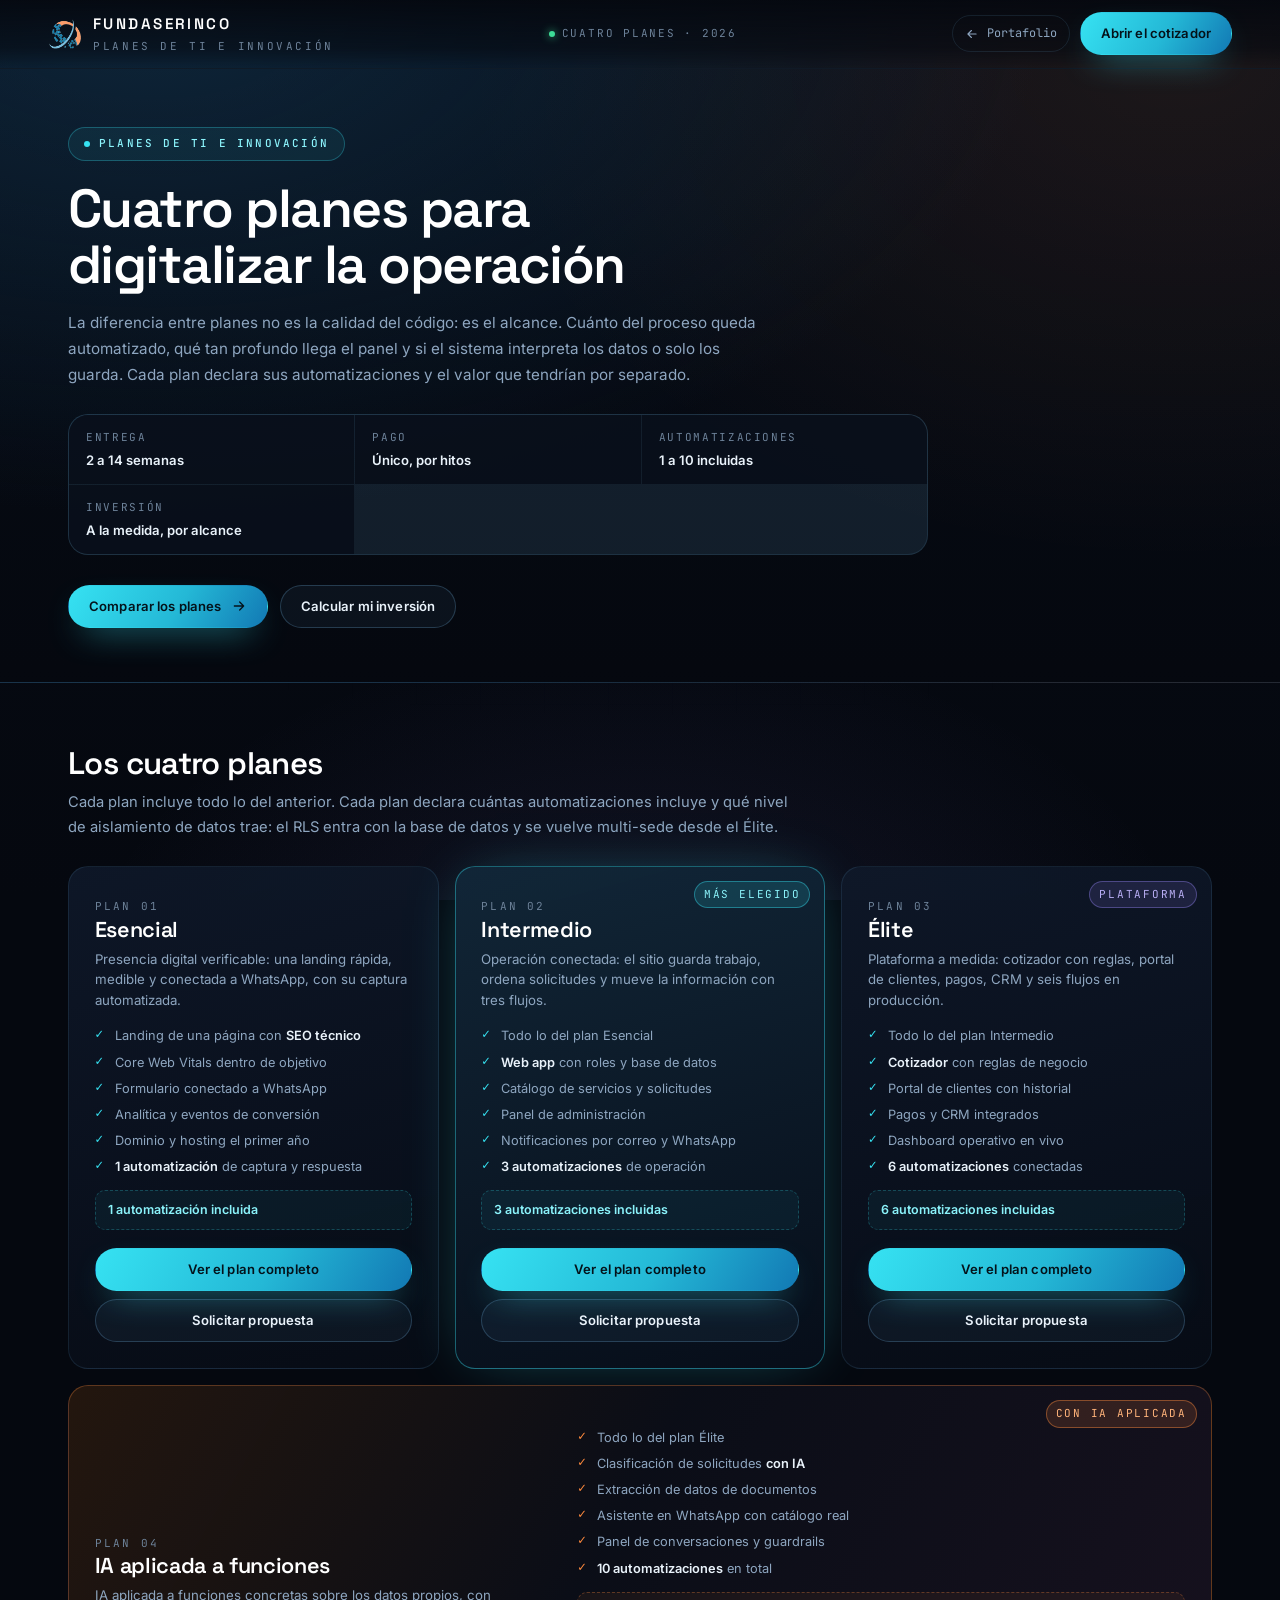
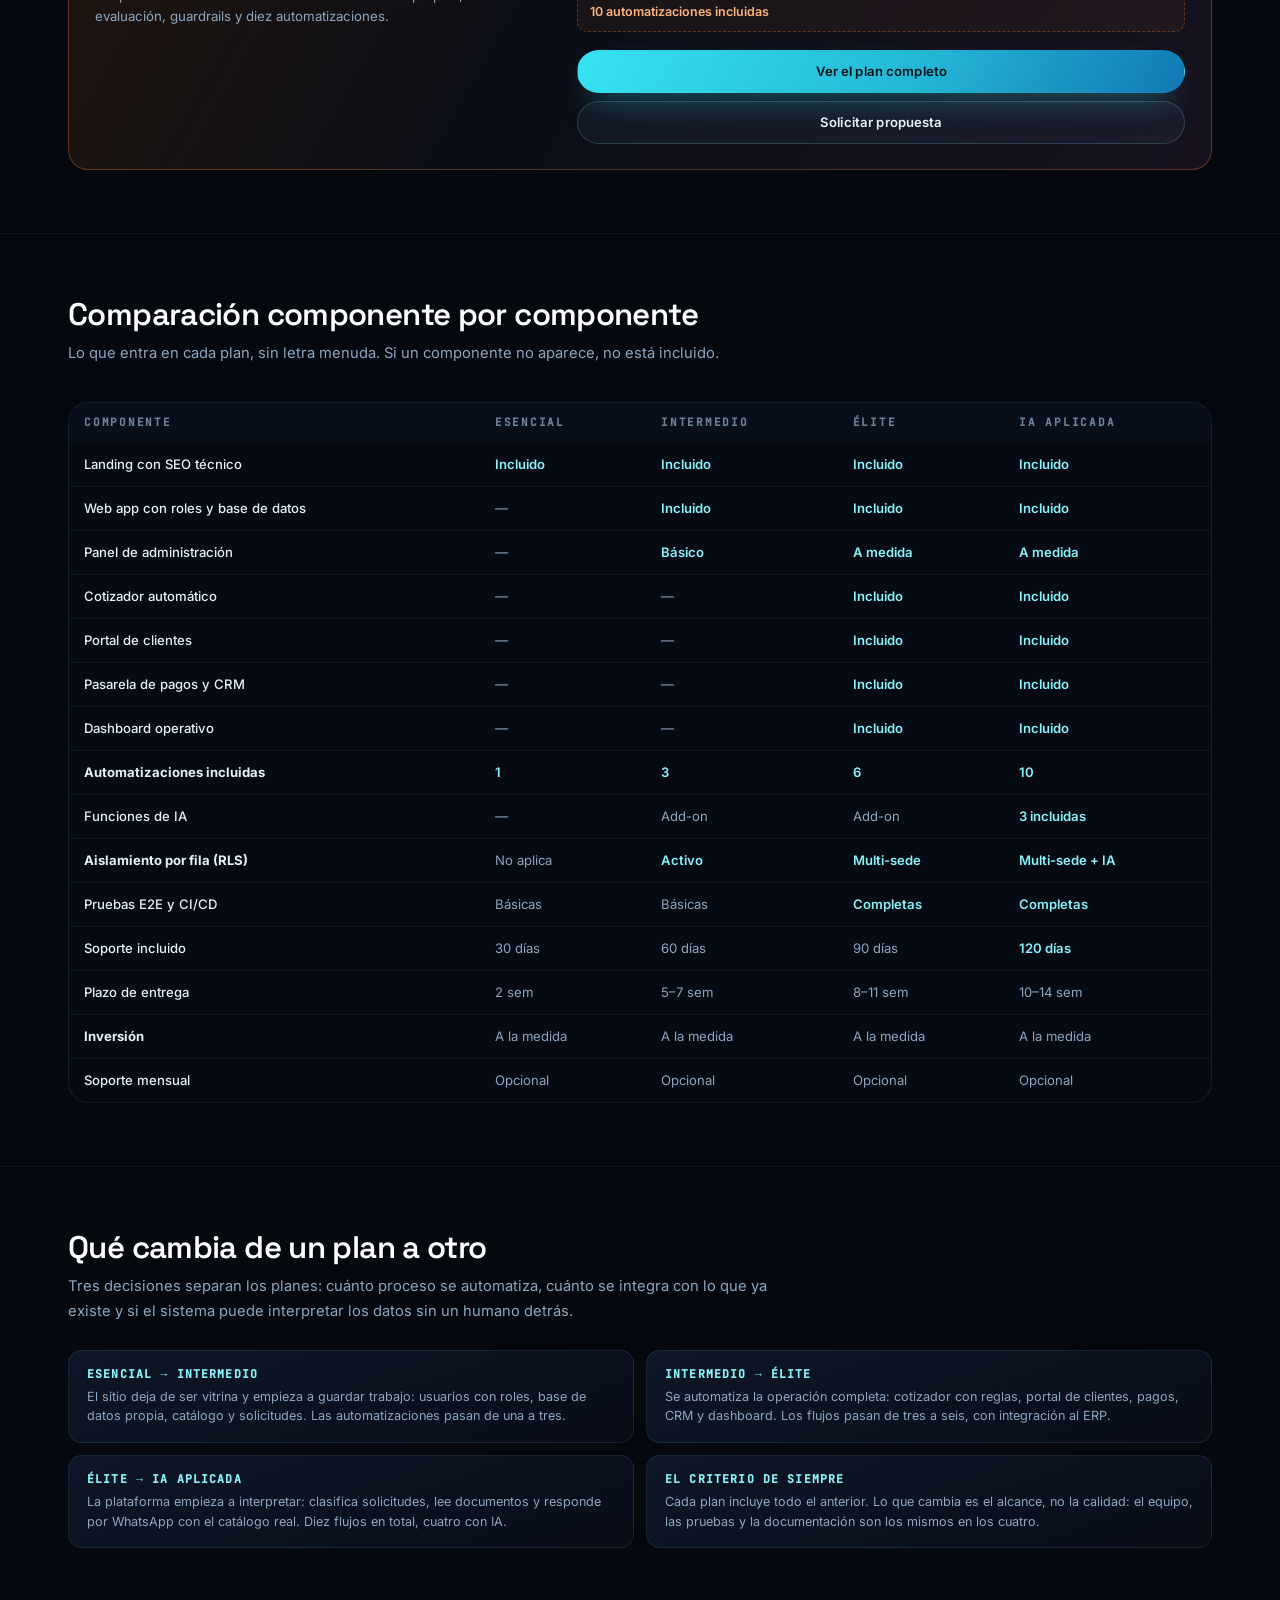
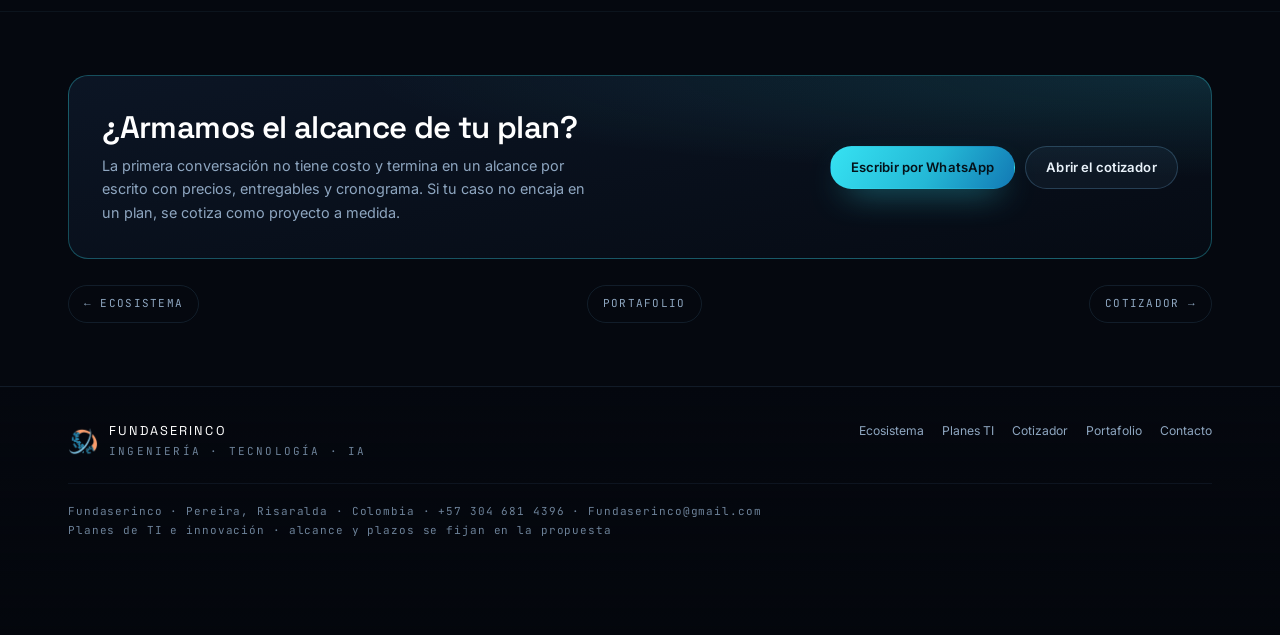
<file: planes/index.html>
<!DOCTYPE html>
<html lang="es" class="no-js">
<head>
<meta charset="UTF-8">
<script src="../js/ruta.js"></script>
<meta name="viewport" content="width=device-width, initial-scale=1.0">
<meta name="theme-color" content="#05080f">
<meta name="description" content="Planes de TI de Fundaserinco: Esencial, Intermedio, Élite e IA aplicada a funciones. Alcance, plazos, automatizaciones incluidas y tabla comparativa componente por componente.">
<link rel="icon" type="image/png" sizes="32x32" href="../assets/img/brand/logo-simbolo-128.png">
<link rel="apple-touch-icon" href="../assets/img/brand/logo-simbolo-180.png">
<title>Planes de TI e innovación · Fundaserinco</title>
<meta property="og:type" content="website">
<meta property="og:site_name" content="Fundaserinco">
<meta property="og:locale" content="es_CO">
<meta property="og:title" content="Planes de TI e innovación · Fundaserinco">
<meta property="og:description" content="Esencial, Intermedio, Élite e IA aplicada a funciones. Automatizaciones incluidas y comparación componente por componente.">
<meta property="og:image" content="../assets/img/og/planes.jpg">
<meta property="og:image:width" content="1200">
<meta property="og:image:height" content="630">
<meta property="og:image:type" content="image/jpeg">
<meta name="twitter:card" content="summary_large_image">
<meta name="twitter:title" content="Planes de TI e innovación · Fundaserinco">
<meta name="twitter:description" content="Esencial, Intermedio, Élite e IA aplicada a funciones. Automatizaciones incluidas y comparación componente por componente.">
<meta name="twitter:image" content="../assets/img/og/planes.jpg">

<link rel="preload" href="../assets/fonts/inter-latin.woff2" as="font" type="font/woff2" crossorigin>
<link rel="preload" href="../assets/fonts/space-grotesk-latin.woff2" as="font" type="font/woff2" crossorigin>
<link rel="preload" href="../assets/fonts/jetbrains-mono-latin.woff2" as="font" type="font/woff2" crossorigin>
<link rel="stylesheet" href="../css/fonts.css?v=20261120e">
<script>document.documentElement.classList.remove("no-js");</script>
<link rel="stylesheet" href="../css/styles.css?v=20261122j">
<link rel="stylesheet" href="../css/detalle.css?v=20261122a">
<link rel="stylesheet" href="../css/plan-ti.css?v=20261122g">
</head>
<body class="detalle">

<header class="topbar">
  <a class="tb-brand" href="../index.html" aria-label="Fundaserinco, volver al portafolio">
    <img src="../assets/img/brand/logo-simbolo-128.png" alt="Símbolo Fundaserinco">
    <span class="tb-name">Fundaserinco<span>Planes de TI e innovación</span></span>
  </a>
  <div class="tb-status"><i></i>Cuatro planes · 2026</div>
  <div class="tb-right">
    <a class="tb-tel" href="../index.html#ecosistema">
      <svg viewBox="0 0 24 24" width="14" height="14" fill="none" stroke="currentColor" stroke-width="1.9" stroke-linecap="round" stroke-linejoin="round" aria-hidden="true"><path d="M19 12H5M11 6l-6 6 6 6"/></svg>
      <span>Portafolio</span>
    </a>
    <a class="btn btn-primary" href="cotizador.html">Abrir el cotizador</a>
  </div>
</header>

<main>
  <section class="det-hero is-plain">
    <div class="wrap det-hero-inner">
      <span class="eyebrow"><span class="dot"></span>Planes de TI e innovación</span>
      <h1>Cuatro planes para digitalizar la operación</h1>
      <p class="lead">La diferencia entre planes no es la calidad del código: es el alcance. Cuánto del proceso queda automatizado, qué tan profundo llega el panel y si el sistema interpreta los datos o solo los guarda. Cada plan declara sus automatizaciones y el valor que tendrían por separado.</p>
      <div class="det-facts">
        <div><span>Entrega</span><b>2 a 14 semanas</b></div>
        <div><span>Pago</span><b>Único, por hitos</b></div>
        <div><span>Automatizaciones</span><b>1 a 10 incluidas</b></div>
        <div><span>Inversión</span><b>A la medida, por alcance</b></div>
      </div>
      <div class="scene-actions">
        <a class="btn btn-primary" href="#planes">Comparar los planes
          <svg viewBox="0 0 24 24" aria-hidden="true"><path d="M5 12h14M13 6l6 6-6 6" stroke-linecap="round" stroke-linejoin="round"/></svg>
        </a>
        <a class="btn btn-ghost" href="cotizador.html">Calcular mi inversión</a>
      </div>
    </div>
  </section>

  <section class="det-sec" id="planes">
    <div class="wrap">
      <h2>Los cuatro planes</h2>
      <p class="det-sub">Cada plan incluye todo lo del anterior. Cada plan declara cuántas automatizaciones incluye y qué nivel de aislamiento de datos trae: el RLS entra con la base de datos y se vuelve multi-sede desde el Élite.</p>

      <div class="plans">
        <article class="plan">
          <div>
            
            <span class="plan-kicker">Plan 01</span>
            <h3><a class="plan-link" href="esencial.html">Esencial</a></h3>
            <p class="p-desc">Presencia digital verificable: una landing rápida, medible y conectada a WhatsApp, con su captura automatizada.</p>
            <ul>
              <li>Landing de una página con <b>SEO técnico</b></li>
              <li>Core Web Vitals dentro de objetivo</li>
              <li>Formulario conectado a WhatsApp</li>
              <li>Analítica y eventos de conversión</li>
              <li>Dominio y hosting el primer año</li>
              <li><b>1 automatización</b> de captura y respuesta</li>
            </ul>
            <div class="plan-auto">
              <b>1 automatización incluida</b>
            </div>
            <div class="p-cta">
              <a class="btn btn-primary" href="esencial.html">Ver el plan completo</a>
              <a class="btn btn-ghost" href="https://wa.me/573046814396?text=Hola%2C%20quiero%20una%20propuesta%20del%20plan%20Esencial" target="_blank" rel="noopener">Solicitar propuesta</a>
            </div>
          </div>
        </article>

        <article class="plan is-featured">
          <div>
            <span class="plan-badge">Más elegido</span>
            <span class="plan-kicker">Plan 02</span>
            <h3><a class="plan-link" href="intermedio.html">Intermedio</a></h3>
            <p class="p-desc">Operación conectada: el sitio guarda trabajo, ordena solicitudes y mueve la información con tres flujos.</p>
            <ul>
              <li>Todo lo del plan Esencial</li>
              <li><b>Web app</b> con roles y base de datos</li>
              <li>Catálogo de servicios y solicitudes</li>
              <li>Panel de administración</li>
              <li>Notificaciones por correo y WhatsApp</li>
              <li><b>3 automatizaciones</b> de operación</li>
            </ul>
            <div class="plan-auto">
              <b>3 automatizaciones incluidas</b>
            </div>
            <div class="p-cta">
              <a class="btn btn-primary" href="intermedio.html">Ver el plan completo</a>
              <a class="btn btn-ghost" href="https://wa.me/573046814396?text=Hola%2C%20quiero%20una%20propuesta%20del%20plan%20Intermedio" target="_blank" rel="noopener">Solicitar propuesta</a>
            </div>
          </div>
        </article>

        <article class="plan">
          <div>
            <span class="plan-badge" style="background:rgba(139,124,232,.14);border-color:rgba(139,124,232,.42);color:#b9aef5">Plataforma</span>
            <span class="plan-kicker">Plan 03</span>
            <h3><a class="plan-link" href="elite.html">Élite</a></h3>
            <p class="p-desc">Plataforma a medida: cotizador con reglas, portal de clientes, pagos, CRM y seis flujos en producción.</p>
            <ul>
              <li>Todo lo del plan Intermedio</li>
              <li><b>Cotizador</b> con reglas de negocio</li>
              <li>Portal de clientes con historial</li>
              <li>Pagos y CRM integrados</li>
              <li>Dashboard operativo en vivo</li>
              <li><b>6 automatizaciones</b> conectadas</li>
            </ul>
            <div class="plan-auto">
              <b>6 automatizaciones incluidas</b>
            </div>
            <div class="p-cta">
              <a class="btn btn-primary" href="elite.html">Ver el plan completo</a>
              <a class="btn btn-ghost" href="https://wa.me/573046814396?text=Hola%2C%20quiero%20una%20propuesta%20del%20plan%20Élite" target="_blank" rel="noopener">Solicitar propuesta</a>
            </div>
          </div>
        </article>

        <article class="plan plan-agentic">
          <div>
            <span class="plan-badge">Con IA aplicada</span>
            <span class="plan-kicker">Plan 04</span>
            <h3><a class="plan-link" href="ia-aplicada.html">IA aplicada a funciones</a></h3>
            <p class="p-desc">IA aplicada a funciones concretas sobre los datos propios, con evaluación, guardrails y diez automatizaciones.</p>
          </div>
          <div>
            <ul>
              <li>Todo lo del plan Élite</li>
              <li>Clasificación de solicitudes <b>con IA</b></li>
              <li>Extracción de datos de documentos</li>
              <li>Asistente en WhatsApp con catálogo real</li>
              <li>Panel de conversaciones y guardrails</li>
              <li><b>10 automatizaciones</b> en total</li>
            </ul>
            <div class="plan-auto">
              <b>10 automatizaciones incluidas</b>
            </div>
            <div class="p-cta">
              <a class="btn btn-primary" href="ia-aplicada.html">Ver el plan completo</a>
              <a class="btn btn-ghost" href="https://wa.me/573046814396?text=Hola%2C%20quiero%20una%20propuesta%20del%20plan%20IA%20aplicada%20a%20funciones" target="_blank" rel="noopener">Solicitar propuesta</a>
            </div>
          </div>
        </article>
      </div>
    </div>
  </section>

  <section class="det-sec" id="comparacion">
    <div class="wrap">
      <h2>Comparación componente por componente</h2>
      <p class="det-sub">Lo que entra en cada plan, sin letra menuda. Si un componente no aparece, no está incluido.</p>

      <div class="table-wrap">
        <table class="cmp">
          <thead>
            <tr><th scope="col">Componente</th><th scope="col">Esencial</th><th scope="col">Intermedio</th><th scope="col">Élite</th><th scope="col">IA aplicada</th></tr>
          </thead>
          <tbody>
            <tr><th scope="row">Landing con SEO técnico</th><td><b>Incluido</b></td><td><b>Incluido</b></td><td><b>Incluido</b></td><td><b>Incluido</b></td></tr>
            <tr><th scope="row">Web app con roles y base de datos</th><td>—</td><td><b>Incluido</b></td><td><b>Incluido</b></td><td><b>Incluido</b></td></tr>
            <tr><th scope="row">Panel de administración</th><td>—</td><td><b>Básico</b></td><td><b>A medida</b></td><td><b>A medida</b></td></tr>
            <tr><th scope="row">Cotizador automático</th><td>—</td><td>—</td><td><b>Incluido</b></td><td><b>Incluido</b></td></tr>
            <tr><th scope="row">Portal de clientes</th><td>—</td><td>—</td><td><b>Incluido</b></td><td><b>Incluido</b></td></tr>
            <tr><th scope="row">Pasarela de pagos y CRM</th><td>—</td><td>—</td><td><b>Incluido</b></td><td><b>Incluido</b></td></tr>
            <tr><th scope="row">Dashboard operativo</th><td>—</td><td>—</td><td><b>Incluido</b></td><td><b>Incluido</b></td></tr>
            <tr><th scope="row"><b>Automatizaciones incluidas</b></th><td><b>1</b></td><td><b>3</b></td><td><b>6</b></td><td><b>10</b></td></tr>
            <tr><th scope="row">Funciones de IA</th><td>—</td><td>Add-on</td><td>Add-on</td><td><b>3 incluidas</b></td></tr>
            <tr><th scope="row"><b>Aislamiento por fila (RLS)</b></th><td>No aplica</td><td><b>Activo</b></td><td><b>Multi-sede</b></td><td><b>Multi-sede + IA</b></td></tr>
            <tr><th scope="row">Pruebas E2E y CI/CD</th><td>Básicas</td><td>Básicas</td><td><b>Completas</b></td><td><b>Completas</b></td></tr>
            <tr><th scope="row">Soporte incluido</th><td>30 días</td><td>60 días</td><td>90 días</td><td><b>120 días</b></td></tr>
            <tr><th scope="row">Plazo de entrega</th><td>2 sem</td><td>5–7 sem</td><td>8–11 sem</td><td>10–14 sem</td></tr>
            <tr><th scope="row"><b>Inversión</b></th><td>A la medida</td><td>A la medida</td><td>A la medida</td><td>A la medida</td></tr>
            <tr><th scope="row">Soporte mensual</th><td>Opcional</td><td>Opcional</td><td>Opcional</td><td>Opcional</td></tr>
          </tbody>
        </table>
      </div>
    </div>
  </section>

  <section class="det-sec">
    <div class="wrap">
      <h2>Qué cambia de un plan a otro</h2>
      <p class="det-sub">Tres decisiones separan los planes: cuánto proceso se automatiza, cuánto se integra con lo que ya existe y si el sistema puede interpretar los datos sin un humano detrás.</p>

      <div class="det-grid c2">
        <article class="norm-card">
          <h3>Esencial → Intermedio</h3>
          <p>El sitio deja de ser vitrina y empieza a guardar trabajo: usuarios con roles, base de datos propia, catálogo y solicitudes. Las automatizaciones pasan de una a tres.</p>
        </article>
        <article class="norm-card">
          <h3>Intermedio → Élite</h3>
          <p>Se automatiza la operación completa: cotizador con reglas, portal de clientes, pagos, CRM y dashboard. Los flujos pasan de tres a seis, con integración al ERP.</p>
        </article>
        <article class="norm-card">
          <h3>Élite → IA aplicada</h3>
          <p>La plataforma empieza a interpretar: clasifica solicitudes, lee documentos y responde por WhatsApp con el catálogo real. Diez flujos en total, cuatro con IA.</p>
        </article>
        <article class="norm-card">
          <h3>El criterio de siempre</h3>
          <p>Cada plan incluye todo el anterior. Lo que cambia es el alcance, no la calidad: el equipo, las pruebas y la documentación son los mismos en los cuatro.</p>
        </article>
      </div>
    </div>
  </section>

  <section class="det-sec">
    <div class="wrap">
      <div class="det-cta">
        <div>
          <h2>¿Armamos el alcance de tu plan?</h2>
          <p>La primera conversación no tiene costo y termina en un alcance por escrito con precios, entregables y cronograma. Si tu caso no encaja en un plan, se cotiza como proyecto a medida.</p>
        </div>
        <div class="det-cta-actions">
          <a class="btn btn-primary" href="https://wa.me/573046814396?text=Hola%2C%20quiero%20cotizar%20un%20plan%20de%20TI" target="_blank" rel="noopener">Escribir por WhatsApp</a>
          <a class="btn btn-ghost" href="cotizador.html">Abrir el cotizador</a>
        </div>
      </div>
      <nav class="det-nav" aria-label="Otras páginas">
        <a href="../index.html#ecosistema">← Ecosistema</a>
        <a href="../index.html#portafolio">Portafolio</a>
        <a href="cotizador.html">Cotizador →</a>
      </nav>
    </div>
  </section>
</main>

<footer>
  <div class="wrap">
    <div class="foot-inner">
      <div class="foot-brand">
        <img src="../assets/img/brand/logo-simbolo-128.png" alt="">
        <div>Fundaserinco<span>Ingeniería · Tecnología · IA</span></div>
      </div>
      <nav class="foot-links" aria-label="Enlaces del pie">
        <a href="../index.html#ecosistema">Ecosistema</a>
        <a href="index.html">Planes TI</a>
        <a href="cotizador.html">Cotizador</a>
        <a href="../index.html#portafolio">Portafolio</a>
        <a href="../index.html#contacto">Contacto</a>
      </nav>
    </div>
    <p class="fine">Fundaserinco · Pereira, Risaralda · Colombia · +57 304 681 4396 · Fundaserinco@gmail.com<br>
      Planes de TI e innovación · alcance y plazos se fijan en la propuesta</p>
  </div>
</footer>

</body>
</html>
</file>
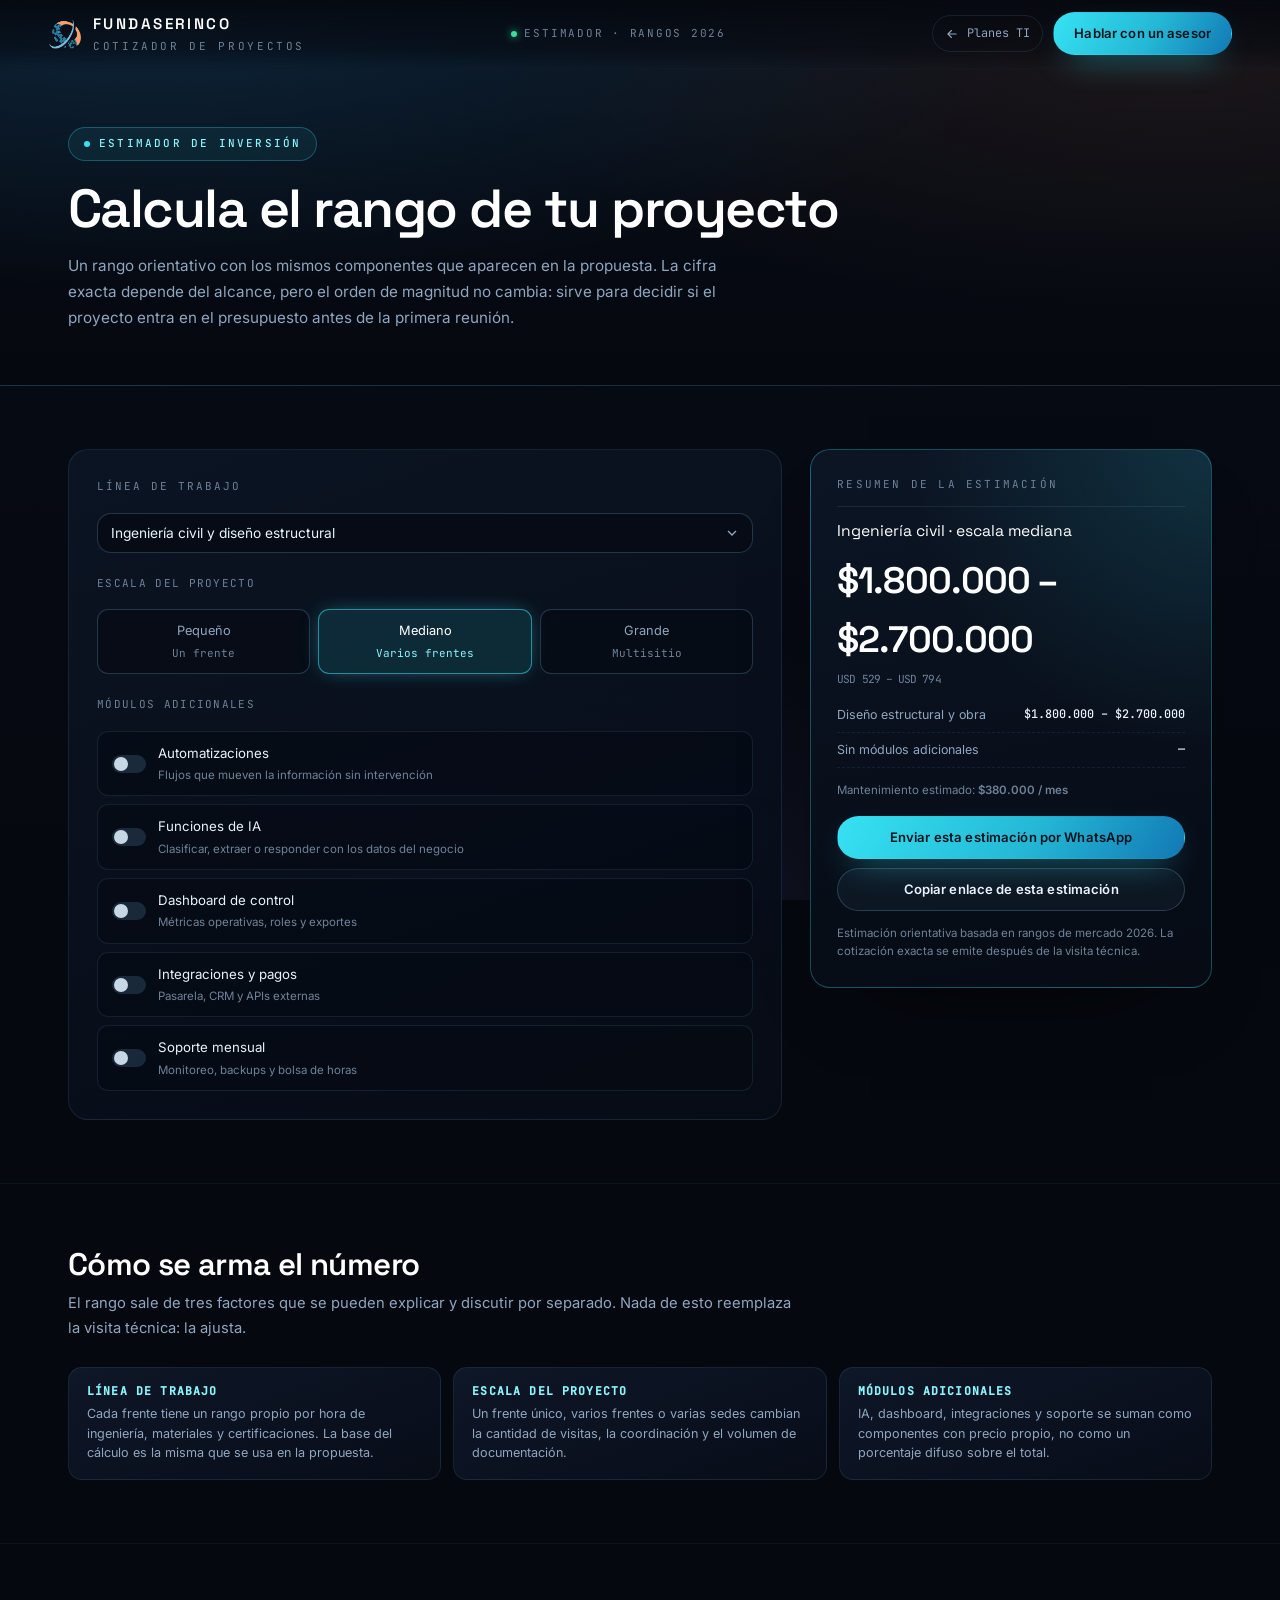
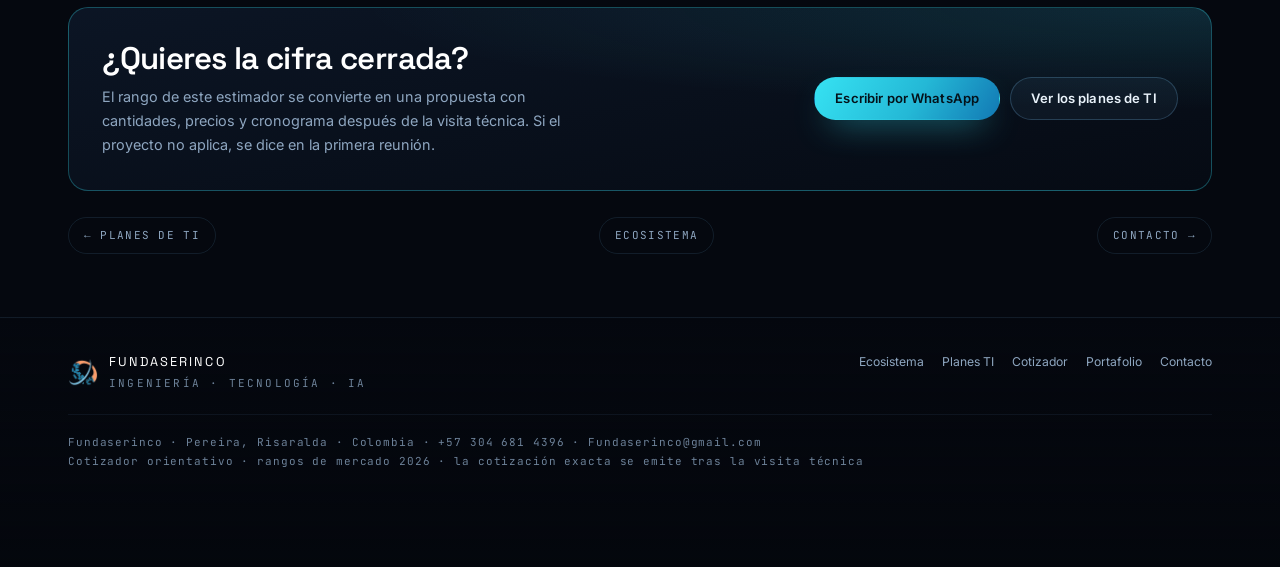
<file: planes/cotizador.html>
<!DOCTYPE html>
<html lang="es" class="no-js">
<head>
<meta charset="UTF-8">
<meta name="viewport" content="width=device-width, initial-scale=1.0">
<meta name="theme-color" content="#05080f">
<meta name="description" content="Cotizador de Fundaserinco: estima el rango de inversión por línea de trabajo, escala y módulos adicionales. Rangos de mercado 2026 con envío directo por WhatsApp.">
<link rel="icon" type="image/png" sizes="32x32" href="../assets/img/brand/logo-simbolo-128.png">
<link rel="apple-touch-icon" href="../assets/img/brand/logo-simbolo-180.png">
<title>Cotizador de proyectos · Fundaserinco</title>
<meta property="og:type" content="website">
<meta property="og:site_name" content="Fundaserinco">
<meta property="og:locale" content="es_CO">
<meta property="og:title" content="Cotizador de proyectos · Fundaserinco">
<meta property="og:description" content="Cotizador de Fundaserinco: estima el rango de inversión por línea de trabajo, escala y módulos adicionales. Rangos de mercado 2026 con envío directo por WhatsApp.">
<meta property="og:image" content="../assets/img/og/cotizador.jpg">
<meta property="og:image:width" content="1200">
<meta property="og:image:height" content="630">
<meta property="og:image:type" content="image/jpeg">
<meta name="twitter:card" content="summary_large_image">
<meta name="twitter:title" content="Cotizador de proyectos · Fundaserinco">
<meta name="twitter:description" content="Cotizador de Fundaserinco: estima el rango de inversión por línea de trabajo, escala y módulos adicionales. Rangos de mercado 2026 con envío directo por WhatsApp.">
<meta name="twitter:image" content="../assets/img/og/cotizador.jpg">

<link rel="preload" href="../assets/fonts/inter-latin.woff2" as="font" type="font/woff2" crossorigin>
<link rel="preload" href="../assets/fonts/space-grotesk-latin.woff2" as="font" type="font/woff2" crossorigin>
<link rel="preload" href="../assets/fonts/jetbrains-mono-latin.woff2" as="font" type="font/woff2" crossorigin>
<link rel="stylesheet" href="../css/fonts.css?v=20261120e">
<script>document.documentElement.classList.remove("no-js");</script>
<link rel="stylesheet" href="../css/styles.css?v=20261122j">
<link rel="stylesheet" href="../css/detalle.css?v=20261120e">
</head>
<body class="detalle">

<header class="topbar">
  <a class="tb-brand" href="../index.html" aria-label="Fundaserinco, volver al portafolio">
    <img src="../assets/img/brand/logo-simbolo-128.png" alt="Símbolo Fundaserinco">
    <span class="tb-name">Fundaserinco<span>Cotizador de proyectos</span></span>
  </a>
  <div class="tb-status"><i></i>Estimador · rangos 2026</div>
  <div class="tb-right">
    <a class="tb-tel" href="index.html">
      <svg viewBox="0 0 24 24" width="14" height="14" fill="none" stroke="currentColor" stroke-width="1.9" stroke-linecap="round" stroke-linejoin="round" aria-hidden="true"><path d="M19 12H5M11 6l-6 6 6 6"/></svg>
      <span>Planes TI</span>
    </a>
    <a class="btn btn-primary" href="https://wa.me/573046814396?text=Hola%2C%20quiero%20cotizar%20un%20proyecto" target="_blank" rel="noopener">Hablar con un asesor</a>
  </div>
</header>

<main>
  <section class="det-hero is-plain">
    <div class="wrap det-hero-inner">
      <span class="eyebrow"><span class="dot"></span>Estimador de inversión</span>
      <h1>Calcula el rango de tu proyecto</h1>
      <p class="lead">Un rango orientativo con los mismos componentes que aparecen en la propuesta. La cifra exacta depende del alcance, pero el orden de magnitud no cambia: sirve para decidir si el proyecto entra en el presupuesto antes de la primera reunión.</p>
    </div>
  </section>

  <section class="det-sec">
    <div class="wrap">
      <div class="calc-grid">
        <div class="calc-form">
          <div class="calc-field">
            <label for="calcServicio">Línea de trabajo</label>
            <select class="calc-select" id="calcServicio">
              <option value="civil">Ingeniería civil y diseño estructural</option>
              <option value="seguridad">Seguridad electrónica</option>
              <option value="telecom">Telecomunicaciones y redes</option>
              <option value="energia">Energía y RETIE</option>
              <option value="software">Tecnología y software</option>
              <option value="integrales">Proyectos integrales</option>
              <option value="deportivas">Instalaciones deportivas</option>
            </select>
          </div>

          <div class="calc-field">
            <span class="calc-label">Escala del proyecto</span>
            <div class="scale-row" id="calcEscala" role="group" aria-label="Escala del proyecto">
              <button type="button" class="scale-btn" data-scale="p" aria-pressed="false">Pequeño<small>Un frente</small></button>
              <button type="button" class="scale-btn is-on" data-scale="m" aria-pressed="true">Mediano<small>Varios frentes</small></button>
              <button type="button" class="scale-btn" data-scale="g" aria-pressed="false">Grande<small>Multisitio</small></button>
            </div>
          </div>

          <div class="calc-field">
            <span class="calc-label">Módulos adicionales</span>
            <div class="toggle-row">
              <button type="button" class="toggle" id="addAuto" aria-pressed="false">
                <span class="t-sw"></span>
                <span class="t-txt">Automatizaciones<small>Flujos que mueven la información sin intervención</small></span>
              </button>
              <button type="button" class="toggle" id="addIa" aria-pressed="false">
                <span class="t-sw"></span>
                <span class="t-txt">Funciones de IA<small>Clasificar, extraer o responder con los datos del negocio</small></span>
              </button>
              <button type="button" class="toggle" id="addDash" aria-pressed="false">
                <span class="t-sw"></span>
                <span class="t-txt">Dashboard de control<small>Métricas operativas, roles y exportes</small></span>
              </button>
              <button type="button" class="toggle" id="addIntegra" aria-pressed="false">
                <span class="t-sw"></span>
                <span class="t-txt">Integraciones y pagos<small>Pasarela, CRM y APIs externas</small></span>
              </button>
              <button type="button" class="toggle" id="addSoporte" aria-pressed="false">
                <span class="t-sw"></span>
                <span class="t-txt">Soporte mensual<small>Monitoreo, backups y bolsa de horas</small></span>
              </button>
            </div>
          </div>
        </div>

        <aside class="calc-summary" aria-live="polite">
          <div class="cs-head">Resumen de la estimación</div>
          <p class="cs-preset" id="crPreset" hidden></p>
          <p class="cs-title" id="crTitle">Ingeniería civil · escala mediana</p>
          <div class="cs-total">
            <span id="crTotal">—</span>
            <span class="usd-inline" id="crUsd"></span>
          </div>
          <ul class="cs-lines" id="crLines"></ul>
          <p class="cs-note" id="crMonthly">—</p>
          <a class="btn btn-primary cs-cta" id="crCta" href="../index.html#contacto">
            Enviar esta estimación por WhatsApp
          </a>
          <button type="button" class="btn btn-ghost cs-copy" id="crCopy">Copiar enlace de esta estimación</button>
          <p class="cs-note cs-copied" id="crCopied" hidden>Enlace copiado. Al abrirlo, la estimación aparece igual.</p>
          <p class="cs-note">Estimación orientativa basada en rangos de mercado 2026. La cotización exacta se emite después de la visita técnica.</p>
        </aside>
      </div>
    </div>
  </section>

  <section class="det-sec">
    <div class="wrap">
      <h2>Cómo se arma el número</h2>
      <p class="det-sub">El rango sale de tres factores que se pueden explicar y discutir por separado. Nada de esto reemplaza la visita técnica: la ajusta.</p>

      <div class="det-grid c3">
        <article class="norm-card">
          <h3>Línea de trabajo</h3>
          <p>Cada frente tiene un rango propio por hora de ingeniería, materiales y certificaciones. La base del cálculo es la misma que se usa en la propuesta.</p>
        </article>
        <article class="norm-card">
          <h3>Escala del proyecto</h3>
          <p>Un frente único, varios frentes o varias sedes cambian la cantidad de visitas, la coordinación y el volumen de documentación.</p>
        </article>
        <article class="norm-card">
          <h3>Módulos adicionales</h3>
          <p>IA, dashboard, integraciones y soporte se suman como componentes con precio propio, no como un porcentaje difuso sobre el total.</p>
        </article>
      </div>
    </div>
  </section>

  <section class="det-sec">
    <div class="wrap">
      <div class="det-cta">
        <div>
          <h2>¿Quieres la cifra cerrada?</h2>
          <p>El rango de este estimador se convierte en una propuesta con cantidades, precios y cronograma después de la visita técnica. Si el proyecto no aplica, se dice en la primera reunión.</p>
        </div>
        <div class="det-cta-actions">
          <a class="btn btn-primary" href="https://wa.me/573046814396?text=Hola%2C%20quiero%20una%20cotizaci%C3%B3n%20cerrada" target="_blank" rel="noopener">Escribir por WhatsApp</a>
          <a class="btn btn-ghost" href="index.html">Ver los planes de TI</a>
        </div>
      </div>
      <nav class="det-nav" aria-label="Otras páginas">
        <a href="index.html">← Planes de TI</a>
        <a href="../index.html#ecosistema">Ecosistema</a>
        <a href="../index.html#contacto">Contacto →</a>
      </nav>
    </div>
  </section>
</main>

<footer>
  <div class="wrap">
    <div class="foot-inner">
      <div class="foot-brand">
        <img src="../assets/img/brand/logo-simbolo-128.png" alt="">
        <div>Fundaserinco<span>Ingeniería · Tecnología · IA</span></div>
      </div>
      <nav class="foot-links" aria-label="Enlaces del pie">
        <a href="../index.html#ecosistema">Ecosistema</a>
        <a href="index.html">Planes TI</a>
        <a href="cotizador.html">Cotizador</a>
        <a href="../index.html#portafolio">Portafolio</a>
        <a href="../index.html#contacto">Contacto</a>
      </nav>
    </div>
    <p class="fine">Fundaserinco · Pereira, Risaralda · Colombia · +57 304 681 4396 · Fundaserinco@gmail.com<br>
      Cotizador orientativo · rangos de mercado 2026 · la cotización exacta se emite tras la visita técnica</p>
  </div>
</footer>

<script src="../js/cotizador.js?v=20261122a" defer></script>
</body>
</html>
</file>
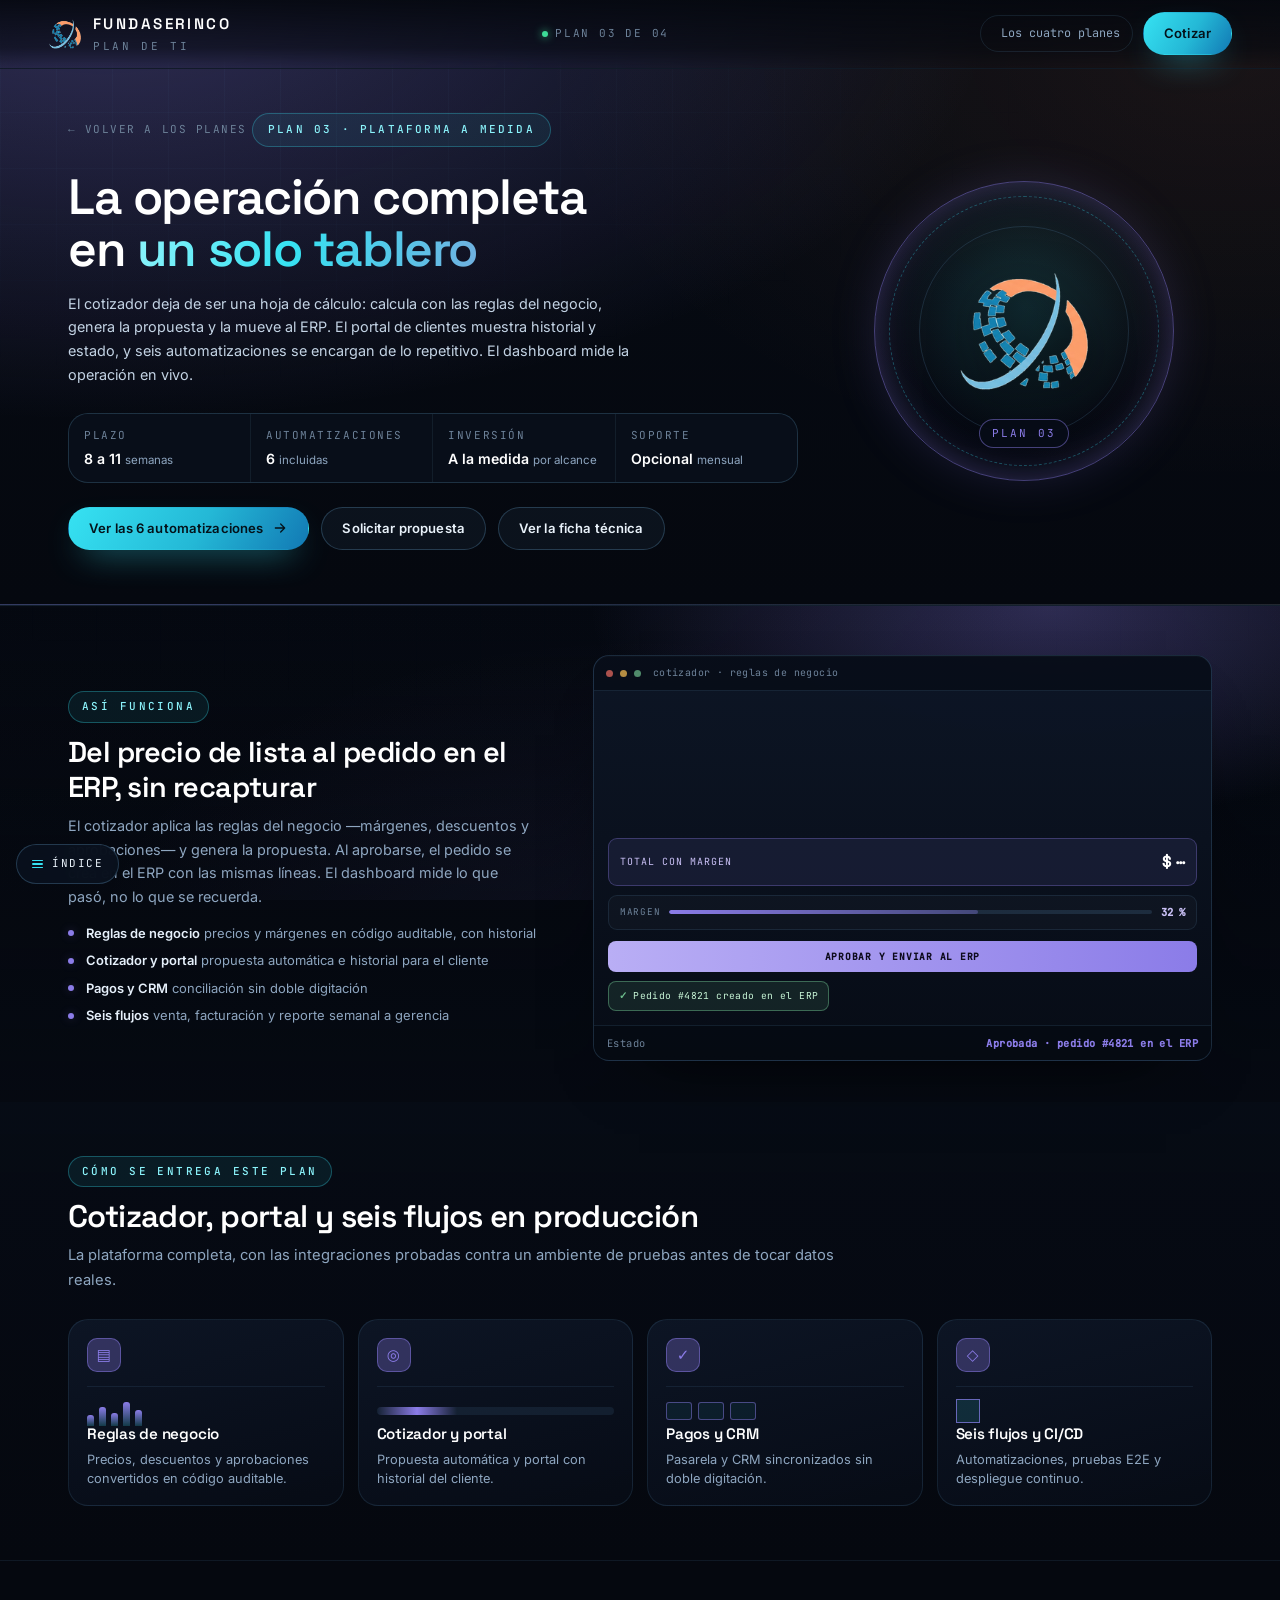
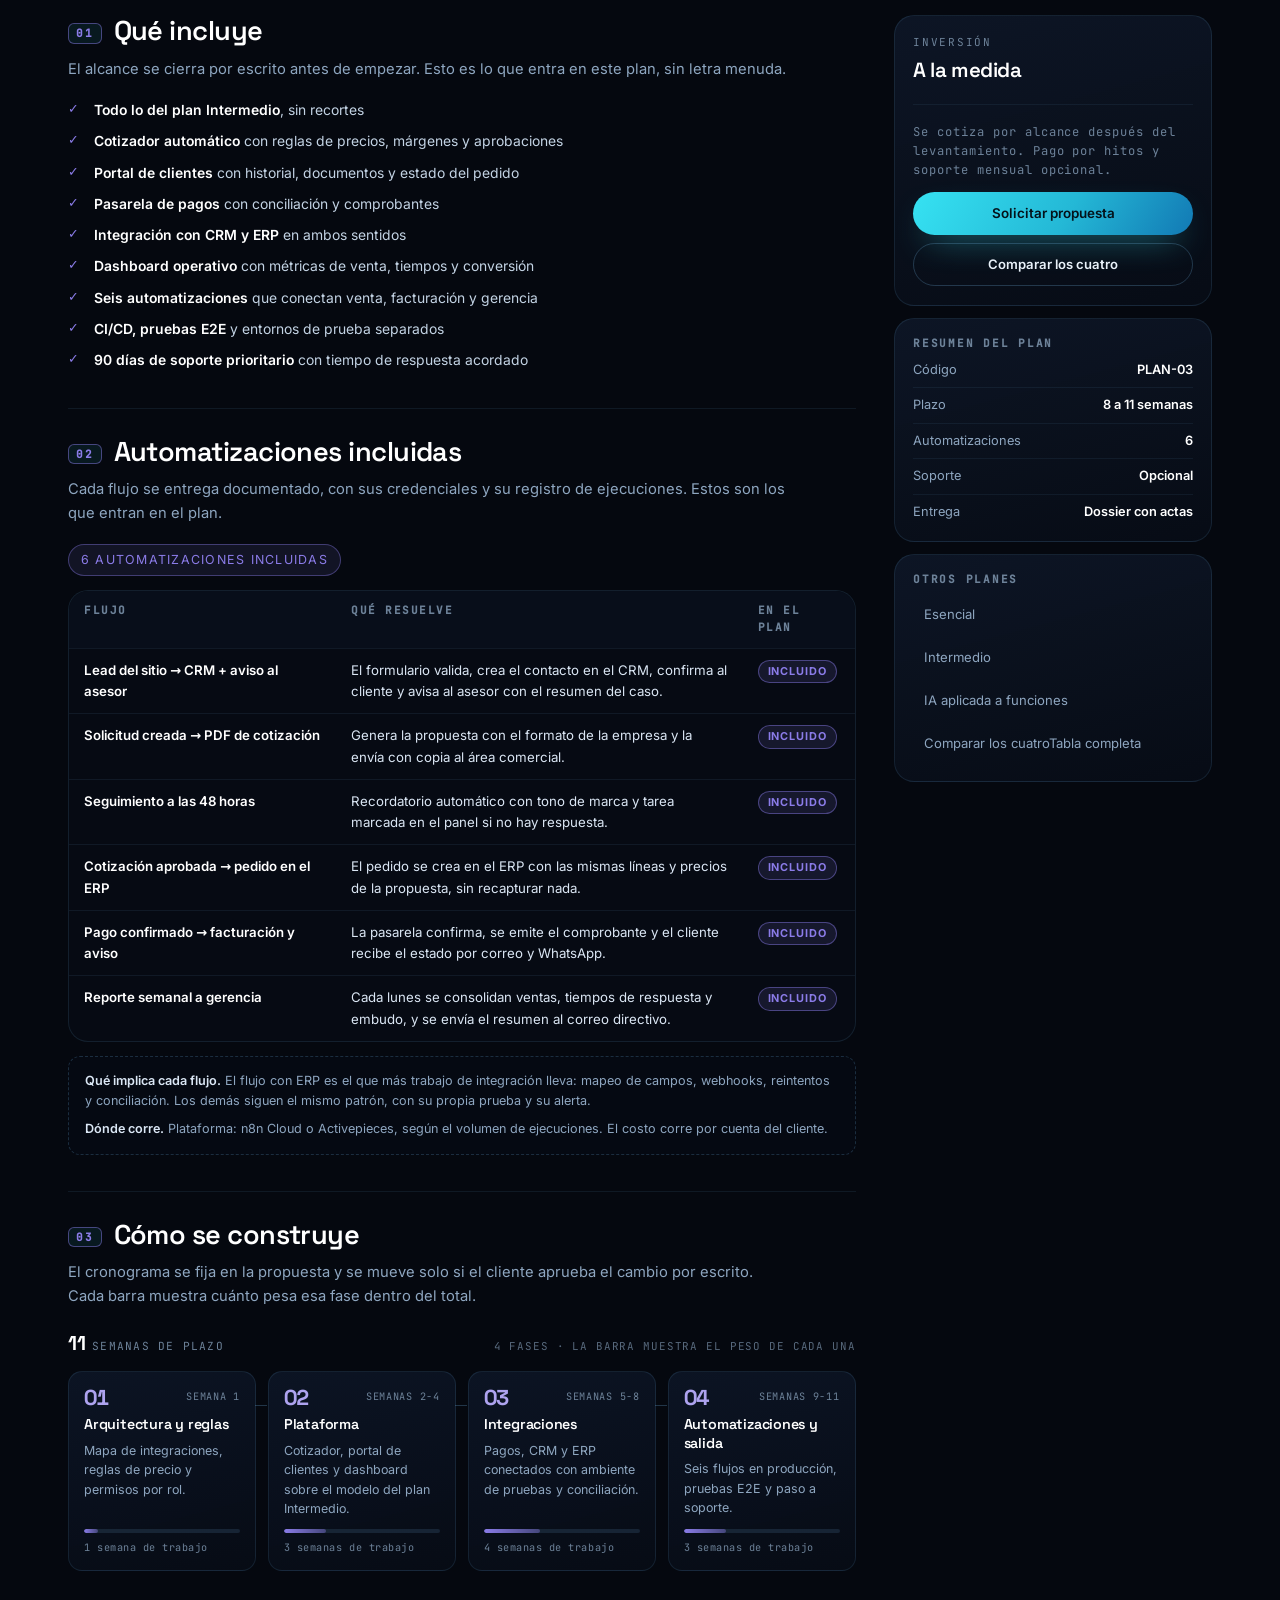
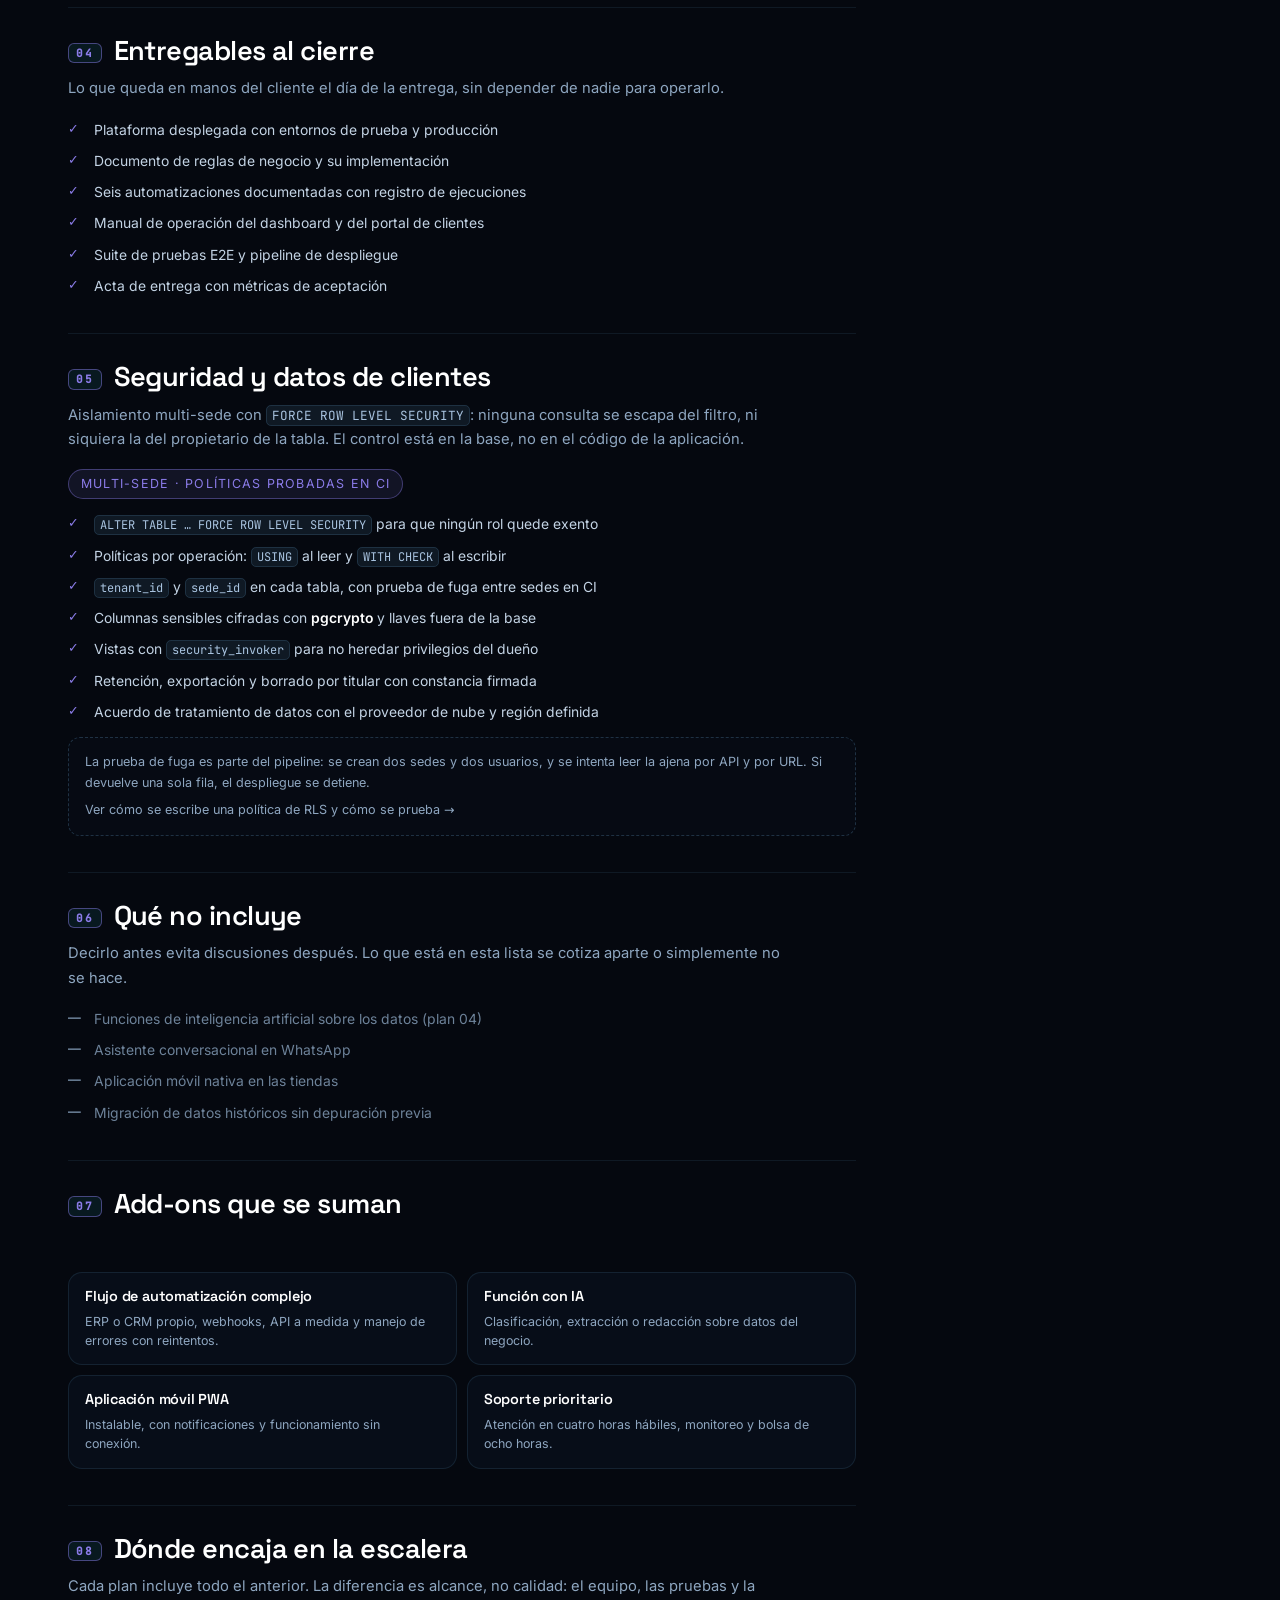
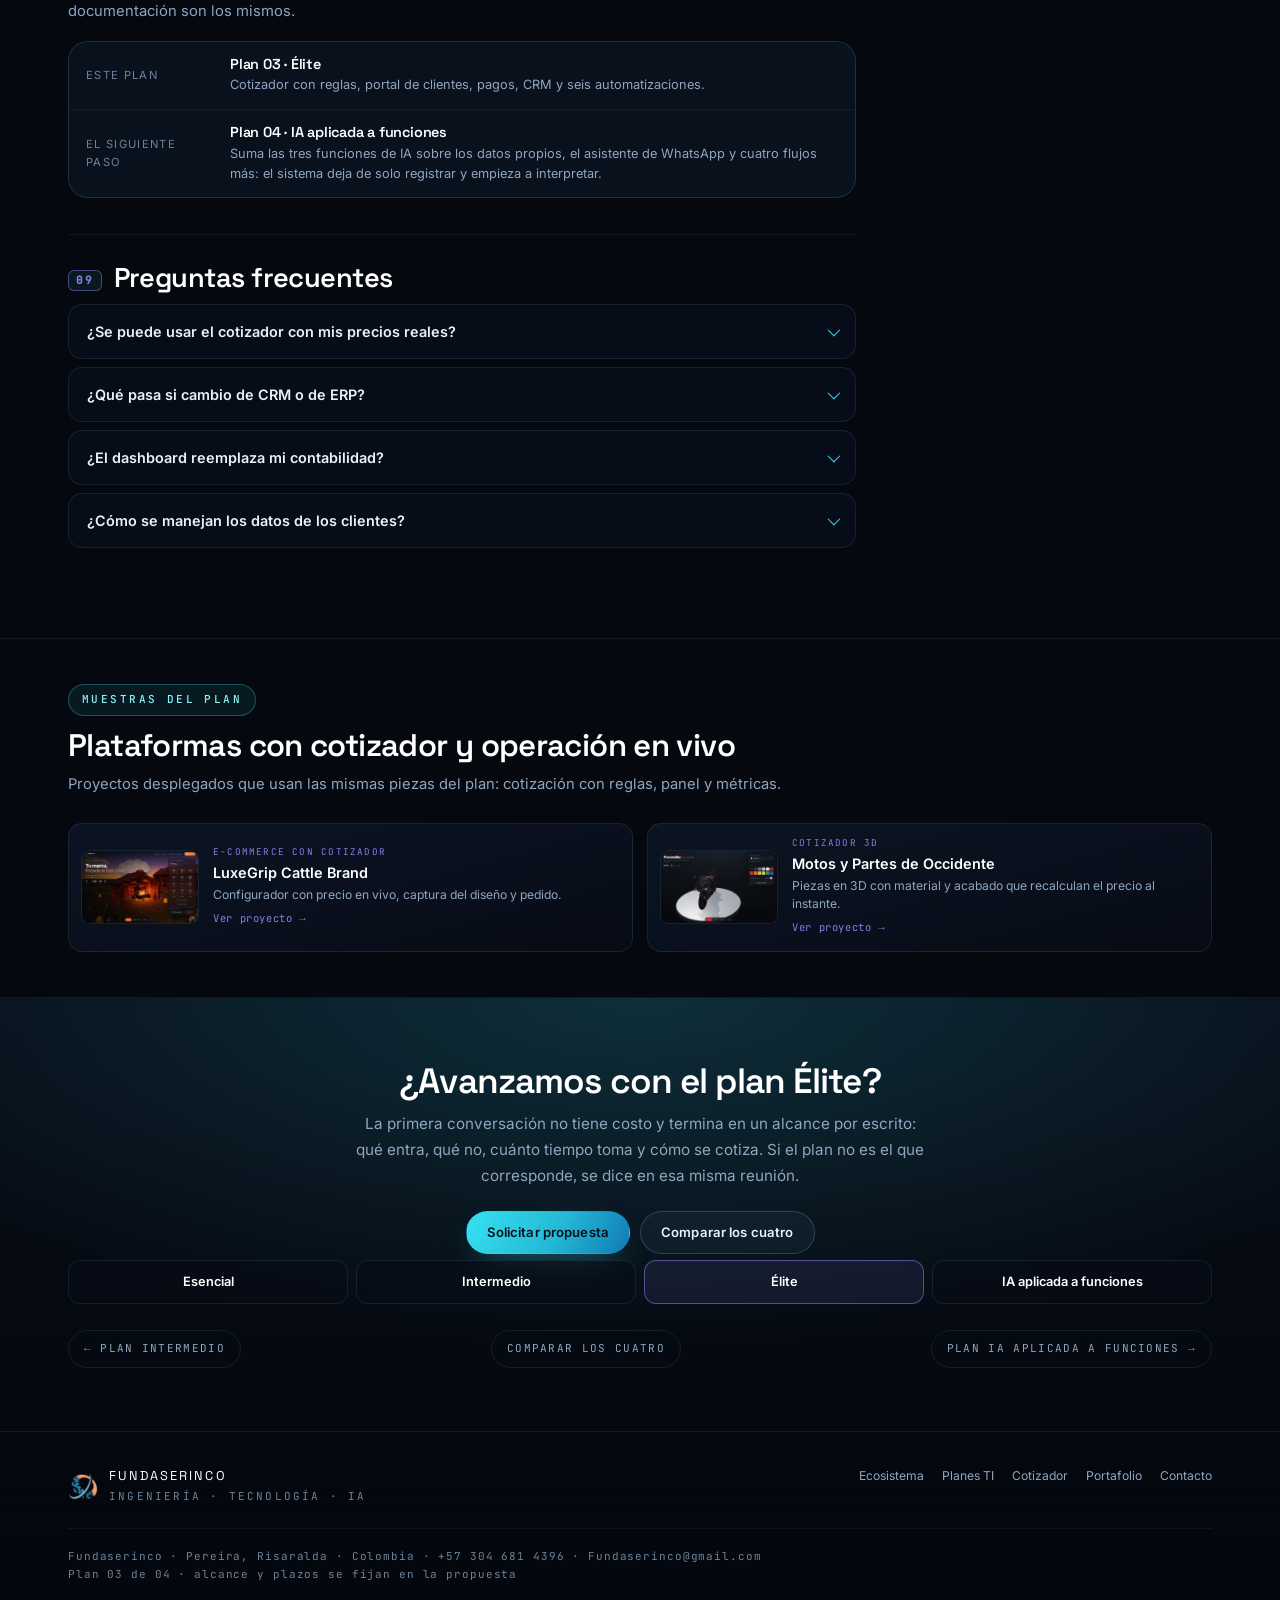
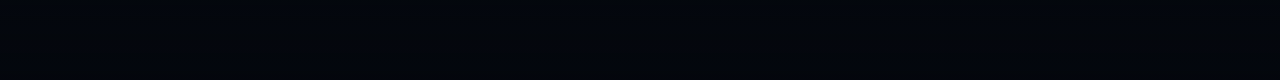
<file: planes/elite.html>
<!DOCTYPE html>
<html lang="es" class="no-js">
<head>
<meta charset="UTF-8">
<meta name="viewport" content="width=device-width, initial-scale=1.0">
<meta name="theme-color" content="#05080f">
<meta name="description" content="Plan Élite de Fundaserinco: cotizador automático con reglas de negocio, portal de clientes, pagos y CRM integrados, dashboard operativo y seis automatizaciones incluidas.">
<link rel="icon" type="image/png" sizes="32x32" href="../assets/img/brand/logo-simbolo-128.png">
<link rel="apple-touch-icon" href="../assets/img/brand/logo-simbolo-180.png">
<title>Plan Élite · plataforma a medida | Fundaserinco</title>
<meta property="og:type" content="article">
<meta property="og:site_name" content="Fundaserinco">
<meta property="og:locale" content="es_CO">
<meta property="og:title" content="Plan Élite · plataforma a medida | Fundaserinco">
<meta property="og:description" content="Plan Élite de Fundaserinco: cotizador automático con reglas de negocio, portal de clientes, pagos y CRM integrados, dashboard operativo y seis automatizaciones incluidas.">
<meta property="og:image" content="../assets/img/og/planes.jpg">
<meta property="og:image:width" content="1200">
<meta property="og:image:height" content="630">
<meta property="og:image:type" content="image/jpeg">
<meta name="twitter:card" content="summary_large_image">
<meta name="twitter:title" content="Plan Élite · plataforma a medida | Fundaserinco">
<meta name="twitter:description" content="Plan Élite de Fundaserinco: cotizador automático con reglas de negocio, portal de clientes, pagos y CRM integrados, dashboard operativo y seis automatizaciones incluidas.">
<meta name="twitter:image" content="../assets/img/og/planes.jpg">
<link rel="preload" href="../assets/fonts/inter-latin.woff2" as="font" type="font/woff2" crossorigin>
<link rel="preload" href="../assets/fonts/space-grotesk-latin.woff2" as="font" type="font/woff2" crossorigin>
<link rel="stylesheet" href="../css/fonts.css?v=20261120e">
<script>document.documentElement.classList.remove("no-js");</script>
<link rel="stylesheet" href="../css/styles.css?v=20261122j">
<link rel="stylesheet" href="../css/plan-detalle.css?v=20261122c">
<link rel="stylesheet" href="../css/plan-ti.css?v=20261122g">
<link rel="stylesheet" href="../css/detalle.css?v=20261120h">
</head>
<body class="detalle plan-page" style="--accent:#8b7ce8;--accent-soft:rgba(139,124,232,.30);--accent-line:rgba(139,124,232,.48)">

<header class="topbar">
  <a class="tb-brand" href="../index.html" aria-label="Fundaserinco, volver al portafolio">
    <img src="../assets/img/brand/logo-simbolo-128.png" alt="Símbolo Fundaserinco">
    <span class="tb-name">Fundaserinco<span>Plan de TI</span></span>
  </a>
  <div class="tb-status"><i></i>Plan 03 de 04</div>
  <div class="tb-right">
    <a class="tb-tel" href="index.html">
      <svg viewBox="0 0 24 24" aria-hidden="true"><path d="M5 12h14M13 6l6 6-6 6" stroke-linecap="round" stroke-linejoin="round"/></svg>
      <span>Los cuatro planes</span>
    </a>
    <a class="btn btn-primary" href="#cotizar">Cotizar</a>
  </div>
</header>

<main>
  <section class="plan-hero" style="--accent:#8b7ce8;--accent-soft:rgba(139,124,232,.30);--accent-line:rgba(139,124,232,.48)">
    <div class="wrap">
      <div class="hero-grid">
        <div class="hero-copy">
          <a class="back" href="index.html">← Volver a los planes</a>
          <span class="eyebrow">Plan 03 · Plataforma a medida</span>
          <h1>La operación completa en <span class="grad">un solo tablero</span></h1>
          <p class="sub">El cotizador deja de ser una hoja de cálculo: calcula con las reglas del negocio, genera la propuesta y la mueve al ERP. El portal de clientes muestra historial y estado, y seis automatizaciones se encargan de lo repetitivo. El dashboard mide la operación en vivo.</p>
          <div class="plan-facts">
        <div><span>Plazo</span><b>8 a 11 <small>semanas</small></b></div>
        <div><span>Automatizaciones</span><b>6 <small>incluidas</small></b></div>
        <div><span>Inversión</span><b>A la medida <small>por alcance</small></b></div>
        <div><span>Soporte</span><b>Opcional <small>mensual</small></b></div>
          </div>
          <div class="scene-actions">
          <a class="btn btn-primary" href="#autom">Ver las 6 automatizaciones
            <svg viewBox="0 0 24 24" aria-hidden="true"><path d="M5 12h14M13 6l6 6-6 6" stroke-linecap="round" stroke-linejoin="round"/></svg>
          </a>
          <a class="btn btn-ghost" href="https://wa.me/573046814396?text=Hola%2C%20quiero%20una%20propuesta%20del%20plan%20Elite">Solicitar propuesta</a>
          <a class="btn btn-ghost" href="../servicios/tecnologia-software.html">Ver la ficha técnica</a>
          </div>
        </div>
        <div class="hero-visual">
          <div class="seal">
            <span class="seal-ring"></span><span class="seal-ring two"></span>
            <span class="seal-icon"><img src="../assets/img/brand/logo-simbolo-180.png" alt="" width="180" height="180" decoding="async"></span>
            <span class="seal-tag">Plan 03</span>
            <i class="spark s1"></i><i class="spark s2"></i><i class="spark s3"></i><i class="spark s4"></i>
          </div>
        </div>
      </div>
    </div>
  </section>

  <section class="demo-band">
    <div class="wrap demo-grid">
      <div class="demo-copy">
        <span class="sec-tag">Así funciona</span>
        <h2>Del precio de lista al pedido en el ERP, sin recapturar</h2>
        <p>El cotizador aplica las reglas del negocio —márgenes, descuentos y aprobaciones— y genera la propuesta. Al aprobarse, el pedido se crea en el ERP con las mismas líneas. El dashboard mide lo que pasó, no lo que se recuerda.</p>
        <ul class="demo-list">
            <li><b>Reglas de negocio</b> precios y márgenes en código auditable, con historial</li>
            <li><b>Cotizador y portal</b> propuesta automática e historial para el cliente</li>
            <li><b>Pagos y CRM</b> conciliación sin doble digitación</li>
            <li><b>Seis flujos</b> venta, facturación y reporte semanal a gerencia</li>
        </ul>
      </div>
      <div class="demo-visual">
      <div class="mock mk-quote">
        <div class="mock-top"><i></i><i></i><i></i><em>cotizador · reglas de negocio</em></div>
        <div class="mk-quote-body">
          <div class="mk-line"><span></span><b>$ ···</b></div>
          <div class="mk-line"><span></span><b>$ ···</b></div>
          <div class="mk-line"><span></span><b>$ ···</b></div>
          <div class="mk-total"><span>Total con margen</span><b>$ ···</b></div>
          <div class="mk-kpi"><span>Margen</span><i style="--w:64%"></i><b>32 %</b></div>
          <span class="mk-approve">Aprobar y enviar al ERP</span>
          <span class="mk-ok">Pedido #4821 creado en el ERP</span>
        </div>
        <div class="mock-foot"><span>Estado</span><b>Aprobada · pedido #4821 en el ERP</b></div>
      </div>
      </div>
    </div>
  </section>

  <section class="proc-band">
    <div class="wrap">
      <div class="proc-head">
        <span class="sec-tag">Cómo se entrega este plan</span>
        <h2>Cotizador, portal y seis flujos en producción</h2>
        <p>La plataforma completa, con las integraciones probadas contra un ambiente de pruebas antes de tocar datos reales.</p>
      </div>
      <div class="proc-grid">
        <article class="proc-card">
          <span class="proc-ico">▤</span>
          <div class="mini"><div class="mini-bars"><span></span><span></span><span></span><span></span><span></span></div></div>
          <h3>Reglas de negocio</h3>
          <p>Precios, descuentos y aprobaciones convertidos en código auditable.</p>
        </article>
        <article class="proc-card">
          <span class="proc-ico">◎</span>
          <div class="mini"><div class="mini-scan"></div></div>
          <h3>Cotizador y portal</h3>
          <p>Propuesta automática y portal con historial del cliente.</p>
        </article>
        <article class="proc-card">
          <span class="proc-ico">✓</span>
          <div class="mini"><div class="mini-pay"><i></i><i></i><i></i></div></div>
          <h3>Pagos y CRM</h3>
          <p>Pasarela y CRM sincronizados sin doble digitación.</p>
        </article>
        <article class="proc-card">
          <span class="proc-ico">◇</span>
          <div class="mini"><div class="mini-cube"><i></i><i></i><i></i><i></i><i></i><i></i></div></div>
          <h3>Seis flujos y CI/CD</h3>
          <p>Automatizaciones, pruebas E2E y despliegue continuo.</p>
        </article>
      </div>
    </div>
  </section>

  <section class="plan-main">
    <div class="wrap plan-grid">
      <div class="plan-col">

        <div class="blk" id="incluye">
          <h2><span class="n">01</span>Qué incluye</h2>
          <p class="sub">El alcance se cierra por escrito antes de empezar. Esto es lo que entra en este plan, sin letra menuda.</p>
          <ul class="chk">
            <li><b>Todo lo del plan Intermedio</b>, sin recortes</li>
            <li><b>Cotizador automático</b> con reglas de precios, márgenes y aprobaciones</li>
            <li><b>Portal de clientes</b> con historial, documentos y estado del pedido</li>
            <li><b>Pasarela de pagos</b> con conciliación y comprobantes</li>
            <li><b>Integración con CRM y ERP</b> en ambos sentidos</li>
            <li><b>Dashboard operativo</b> con métricas de venta, tiempos y conversión</li>
            <li><b>Seis automatizaciones</b> que conectan venta, facturación y gerencia</li>
            <li><b>CI/CD, pruebas E2E</b> y entornos de prueba separados</li>
            <li><b>90 días de soporte prioritario</b> con tiempo de respuesta acordado</li>
          </ul>
        </div>

        <div class="blk" id="autom">
          <h2><span class="n">02</span>Automatizaciones incluidas</h2>
          <p class="sub">Cada flujo se entrega documentado, con sus credenciales y su registro de ejecuciones. Estos son los que entran en el plan.</p>
          <div class="auto-head">
            <span class="auto-count">6 automatizaciones incluidas</span>
          </div>
          <div class="tbl-wrap">
            <table class="tbl">
              <thead>
                <tr><th scope="col">Flujo</th><th scope="col">Qué resuelve</th><th scope="col">En el plan</th></tr>
              </thead>
              <tbody>
            <tr class="is-in">
              <th scope="row"><span class="flow-name">Lead del sitio → CRM + aviso al asesor</span></th>
              <td>El formulario valida, crea el contacto en el CRM, confirma al cliente y avisa al asesor con el resumen del caso.</td>
              <td><span class="tag-in">Incluido</span></td>
            </tr>
            <tr class="is-in">
              <th scope="row"><span class="flow-name">Solicitud creada → PDF de cotización</span></th>
              <td>Genera la propuesta con el formato de la empresa y la envía con copia al área comercial.</td>
              <td><span class="tag-in">Incluido</span></td>
            </tr>
            <tr class="is-in">
              <th scope="row"><span class="flow-name">Seguimiento a las 48 horas</span></th>
              <td>Recordatorio automático con tono de marca y tarea marcada en el panel si no hay respuesta.</td>
              <td><span class="tag-in">Incluido</span></td>
            </tr>
            <tr class="is-in">
              <th scope="row"><span class="flow-name">Cotización aprobada → pedido en el ERP</span></th>
              <td>El pedido se crea en el ERP con las mismas líneas y precios de la propuesta, sin recapturar nada.</td>
              <td><span class="tag-in">Incluido</span></td>
            </tr>
            <tr class="is-in">
              <th scope="row"><span class="flow-name">Pago confirmado → facturación y aviso</span></th>
              <td>La pasarela confirma, se emite el comprobante y el cliente recibe el estado por correo y WhatsApp.</td>
              <td><span class="tag-in">Incluido</span></td>
            </tr>
            <tr class="is-in">
              <th scope="row"><span class="flow-name">Reporte semanal a gerencia</span></th>
              <td>Cada lunes se consolidan ventas, tiempos de respuesta y embudo, y se envía el resumen al correo directivo.</td>
              <td><span class="tag-in">Incluido</span></td>
            </tr>
              </tbody>
            </table>
          </div>
          <div class="auto-note">
            <p><b>Qué implica cada flujo.</b> El flujo con ERP es el que más trabajo de integración lleva: mapeo de campos, webhooks, reintentos y conciliación. Los demás siguen el mismo patrón, con su propia prueba y su alerta.</p>
            <p><b>Dónde corre.</b> Plataforma: n8n Cloud o Activepieces, según el volumen de ejecuciones. El costo corre por cuenta del cliente.</p>
          </div>
        </div>

        <div class="blk" id="construye">
          <h2><span class="n">03</span>Cómo se construye</h2>
          <p class="sub">El cronograma se fija en la propuesta y se mueve solo si el cliente aprueba el cambio por escrito. Cada barra muestra cuánto pesa esa fase dentro del total.</p>
          <div class="rm-head">
            <span class="rm-total"><b>11</b> semanas de plazo</span>
            <span class="rm-note">4 fases · la barra muestra el peso de cada una</span>
          </div>
          <ol class="roadmap">
          <li class="rm-step">
            <span class="rm-top"><span class="rm-num">01</span><span class="rm-when">Semana 1</span></span>
            <h4>Arquitectura y reglas</h4>
            <p>Mapa de integraciones, reglas de precio y permisos por rol.</p>
            <span class="rm-gauge"><i style="--w:9%"></i></span>
            <span class="rm-dur">1 semana de trabajo</span>
          </li>
          <li class="rm-step">
            <span class="rm-top"><span class="rm-num">02</span><span class="rm-when">Semanas 2-4</span></span>
            <h4>Plataforma</h4>
            <p>Cotizador, portal de clientes y dashboard sobre el modelo del plan Intermedio.</p>
            <span class="rm-gauge"><i style="--w:27%"></i></span>
            <span class="rm-dur">3 semanas de trabajo</span>
          </li>
          <li class="rm-step">
            <span class="rm-top"><span class="rm-num">03</span><span class="rm-when">Semanas 5-8</span></span>
            <h4>Integraciones</h4>
            <p>Pagos, CRM y ERP conectados con ambiente de pruebas y conciliación.</p>
            <span class="rm-gauge"><i style="--w:36%"></i></span>
            <span class="rm-dur">4 semanas de trabajo</span>
          </li>
          <li class="rm-step">
            <span class="rm-top"><span class="rm-num">04</span><span class="rm-when">Semanas 9-11</span></span>
            <h4>Automatizaciones y salida</h4>
            <p>Seis flujos en producción, pruebas E2E y paso a soporte.</p>
            <span class="rm-gauge"><i style="--w:27%"></i></span>
            <span class="rm-dur">3 semanas de trabajo</span>
          </li>
          </ol>
        </div>

        <div class="blk" id="entregables">
          <h2><span class="n">04</span>Entregables al cierre</h2>
          <p class="sub">Lo que queda en manos del cliente el día de la entrega, sin depender de nadie para operarlo.</p>
          <ul class="chk">
            <li>Plataforma desplegada con entornos de prueba y producción</li>
            <li>Documento de reglas de negocio y su implementación</li>
            <li>Seis automatizaciones documentadas con registro de ejecuciones</li>
            <li>Manual de operación del dashboard y del portal de clientes</li>
            <li>Suite de pruebas E2E y pipeline de despliegue</li>
            <li>Acta de entrega con métricas de aceptación</li>
          </ul>
        </div>

        <div class="blk" id="seguridad">
          <h2><span class="n">05</span>Seguridad y datos de clientes</h2>
          <p class="sub">Aislamiento multi-sede con <code>FORCE ROW LEVEL SECURITY</code>: ninguna consulta se escapa del filtro, ni siquiera la del propietario de la tabla. El control está en la base, no en el código de la aplicación.</p>
          <div class="auto-head">
            <span class="auto-count auto-wrap">Multi-sede · políticas probadas en CI</span>
          </div>
          <ul class="chk">
            <li><code>ALTER TABLE … FORCE ROW LEVEL SECURITY</code> para que ningún rol quede exento</li>
            <li>Políticas por operación: <code>USING</code> al leer y <code>WITH CHECK</code> al escribir</li>
            <li><code>tenant_id</code> y <code>sede_id</code> en cada tabla, con prueba de fuga entre sedes en CI</li>
            <li>Columnas sensibles cifradas con <b>pgcrypto</b> y llaves fuera de la base</li>
            <li>Vistas con <code>security_invoker</code> para no heredar privilegios del dueño</li>
            <li>Retención, exportación y borrado por titular con constancia firmada</li>
            <li>Acuerdo de tratamiento de datos con el proveedor de nube y región definida</li>
          </ul>
          <div class="note-box">
            <p>La prueba de fuga es parte del pipeline: se crean dos sedes y dos usuarios, y se intenta leer la ajena por API y por URL. Si devuelve una sola fila, el despliegue se detiene.</p>
            <p><a href="../servicios/tecnologia-software.html#seguridad">Ver cómo se escribe una política de RLS y cómo se prueba →</a></p>
          </div>
        </div>

        <div class="blk" id="excluye">
          <h2><span class="n">06</span>Qué no incluye</h2>
          <p class="sub">Decirlo antes evita discusiones después. Lo que está en esta lista se cotiza aparte o simplemente no se hace.</p>
          <ul class="chk">
            <li class="no">Funciones de inteligencia artificial sobre los datos (plan 04)</li>
            <li class="no">Asistente conversacional en WhatsApp</li>
            <li class="no">Aplicación móvil nativa en las tiendas</li>
            <li class="no">Migración de datos históricos sin depuración previa</li>
          </ul>
        </div>

        <div class="blk" id="addons">
          <h2><span class="n">07</span>Add-ons que se suman</h2>
          <p class="sub">Piezas que amplían el alcance sin cambiar de plan. Entran en la propuesta con el resto del alcance.</p>
          <div class="addon-grid">
          <article class="addon-card">
            <h3>Flujo de automatización complejo</h3>
            <p>ERP o CRM propio, webhooks, API a medida y manejo de errores con reintentos.</p>
          </article>
          <article class="addon-card">
            <h3>Función con IA</h3>
            <p>Clasificación, extracción o redacción sobre datos del negocio.</p>
          </article>
          <article class="addon-card">
            <h3>Aplicación móvil PWA</h3>
            <p>Instalable, con notificaciones y funcionamiento sin conexión.</p>
          </article>
          <article class="addon-card">
            <h3>Soporte prioritario</h3>
            <p>Atención en cuatro horas hábiles, monitoreo y bolsa de ocho horas.</p>
          </article>
          </div>
        </div>

        <div class="blk" id="escalera">
          <h2><span class="n">08</span>Dónde encaja en la escalera</h2>
          <p class="sub">Cada plan incluye todo el anterior. La diferencia es alcance, no calidad: el equipo, las pruebas y la documentación son los mismos.</p>
          <div class="ladder">
            <div class="ladder-row is-base">
              <span class="l-step">Este plan</span>
              <div>
                <h4>Plan 03 · Élite</h4>
                <p>Cotizador con reglas, portal de clientes, pagos, CRM y seis automatizaciones.</p>
              </div>
            </div>
            <div class="ladder-row">
              <span class="l-step">El siguiente paso</span>
              <div>
                <h4>Plan 04 · IA aplicada a funciones</h4>
                <p>Suma las tres funciones de IA sobre los datos propios, el asistente de WhatsApp y cuatro flujos más: el sistema deja de solo registrar y empieza a interpretar.</p>
              </div>
            </div>
          </div>
        </div>

        <div class="blk" id="preguntas">
          <h2><span class="n">09</span>Preguntas frecuentes</h2>
          <div class="faq">
          <details class="faq-item">
            <summary>¿Se puede usar el cotizador con mis precios reales?</summary>
            <div class="faq-body"><p>Sí, y es el punto de partida. Las reglas de precio (márgenes, descuentos, aprobaciones) se documentan y se convierten en código auditable: cualquier cambio queda con historial y responsable.</p></div>
          </details>
          <details class="faq-item">
            <summary>¿Qué pasa si cambio de CRM o de ERP?</summary>
            <div class="faq-body"><p>La integración se hace contra una capa intermedia, no contra el sistema final. Cambiar de proveedor implica reconfigurar esa capa, no reescribir la plataforma.</p></div>
          </details>
          <details class="faq-item">
            <summary>¿El dashboard reemplaza mi contabilidad?</summary>
            <div class="faq-body"><p>No. El dashboard mide operación comercial: ventas, tiempos y conversión. La contabilidad sigue en el sistema contable, y los flujos solo llevan los datos necesarios.</p></div>
          </details>
          <details class="faq-item">
            <summary>¿Cómo se manejan los datos de los clientes?</summary>
            <div class="faq-body"><p>Con roles y permisos por módulo, registro de accesos y respaldos cifrados. Los datos personales se tratan según la Ley 1581 de 2012.</p></div>
          </details>
          </div>
        </div>

      </div>
      <aside class="side">
        <div class="side-card">
          <span class="lab">Inversión</span>
          <div class="big">A la medida</div>
          <p class="fine">Se cotiza por alcance después del levantamiento. Pago por hitos y soporte mensual opcional.</p>
          <a class="cta" href="https://wa.me/573046814396?text=Hola%2C%20quiero%20una%20propuesta%20del%20plan%20%C3%89lite" target="_blank" rel="noopener">Solicitar propuesta</a>
          <a class="ghost" href="index.html#comparacion">Comparar los cuatro</a>
        </div>
        <div class="side-card">
          <h4>Resumen del plan</h4>
          <ul class="side-list">
            <li>Código <b>PLAN-03</b></li>
            <li>Plazo <b>8 a 11 semanas</b></li>
            <li>Automatizaciones <b>6</b></li>
            <li>Soporte <b>Opcional</b></li>
            <li>Entrega <b>Dossier con actas</b></li>
          </ul>
        </div>
        <div class="side-card">
          <h4>Otros planes</h4>
          <nav class="side-nav" aria-label="Otros planes de TI">
              <a href="esencial.html">Esencial</a>
              <a href="intermedio.html">Intermedio</a>
              <a href="ia-aplicada.html">IA aplicada a funciones</a>
            <a href="index.html#comparacion">Comparar los cuatro<span>Tabla completa</span></a>
          </nav>
        </div>
      </aside>
    </div>
  </section>

  <section class="smp-band">
    <div class="wrap">
      <div class="proc-head">
        <span class="sec-tag">Muestras del plan</span>
        <h2>Plataformas con cotizador y operación en vivo</h2>
        <p>Proyectos desplegados que usan las mismas piezas del plan: cotización con reglas, panel y métricas.</p>
      </div>
      <div class="smp-grid">
        <a class="smp-card" href="https://shoyosb-maker.github.io/luxegripcattlebrand/" target="_blank" rel="noopener">
          <span class="smp-img"><img src="../assets/img/portfolio/luxegrip.webp" alt="" loading="lazy" decoding="async" width="320" height="200"></span>
          <span class="smp-body">
            <span class="smp-cat">E-commerce con cotizador</span>
            <strong>LuxeGrip Cattle Brand</strong>
            <p>Configurador con precio en vivo, captura del diseño y pedido.</p>
            <span class="smp-more">Ver proyecto →</span>
          </span>
        </a>
        <a class="smp-card" href="https://shoyosb-maker.github.io/propuesta-personalizaci-n-motos/" target="_blank" rel="noopener">
          <span class="smp-img"><img src="../assets/img/portfolio/propuesta-motos.webp" alt="" loading="lazy" decoding="async" width="320" height="200"></span>
          <span class="smp-body">
            <span class="smp-cat">Cotizador 3D</span>
            <strong>Motos y Partes de Occidente</strong>
            <p>Piezas en 3D con material y acabado que recalculan el precio al instante.</p>
            <span class="smp-more">Ver proyecto →</span>
          </span>
        </a>
      </div>
    </div>
  </section>

  <section class="plan-cta-band" id="cotizar">
    <div class="wrap">
      <h2>¿Avanzamos con el plan Élite?</h2>
      <p>La primera conversación no tiene costo y termina en un alcance por escrito: qué entra, qué no, cuánto tiempo toma y cómo se cotiza. Si el plan no es el que corresponde, se dice en esa misma reunión.</p>
      <div class="cta-btns">
        <a class="btn btn-primary" href="https://wa.me/573046814396?text=Hola%2C%20quiero%20una%20propuesta%20del%20plan%20%C3%89lite" target="_blank" rel="noopener">Solicitar propuesta</a>
        <a class="btn btn-ghost" href="index.html#comparacion">Comparar los cuatro</a>
      </div>
      <nav class="plan-jump" aria-label="Los cuatro planes">
          <a href="esencial.html"><b>Esencial</b></a>
          <a href="intermedio.html"><b>Intermedio</b></a>
          <a href="elite.html" aria-current="page"><b>Élite</b></a>
          <a href="ia-aplicada.html"><b>IA aplicada a funciones</b></a>
      </nav>
      <nav class="det-nav" aria-label="Navegación entre planes">
        <a href="intermedio.html">← Plan Intermedio</a>
        <a href="index.html#comparacion">Comparar los cuatro</a>
        <a href="ia-aplicada.html">Plan IA aplicada a funciones →</a>
      </nav>
    </div>
  </section>

  <div class="toc-float" data-det-toc></div>
</main>

<footer>
  <div class="wrap">
    <div class="foot-inner">
      <div class="foot-brand">
        <img src="../assets/img/brand/logo-simbolo-128.png" alt="">
        <div>Fundaserinco<span>Ingeniería · Tecnología · IA</span></div>
      </div>
      <nav class="foot-links" aria-label="Enlaces del pie">
        <a href="../index.html#ecosistema">Ecosistema</a>
        <a href="index.html">Planes TI</a>
        <a href="cotizador.html">Cotizador</a>
        <a href="../index.html#portafolio">Portafolio</a>
        <a href="../index.html#contacto">Contacto</a>
      </nav>
    </div>
    <p class="fine">Fundaserinco · Pereira, Risaralda · Colombia · +57 304 681 4396 · Fundaserinco@gmail.com<br>
      Plan 03 de 04 · alcance y plazos se fijan en la propuesta</p>
  </div>
</footer>

<script src="../js/detalle.js?v=20261122h" defer></script>

</body>
</html>
</file>
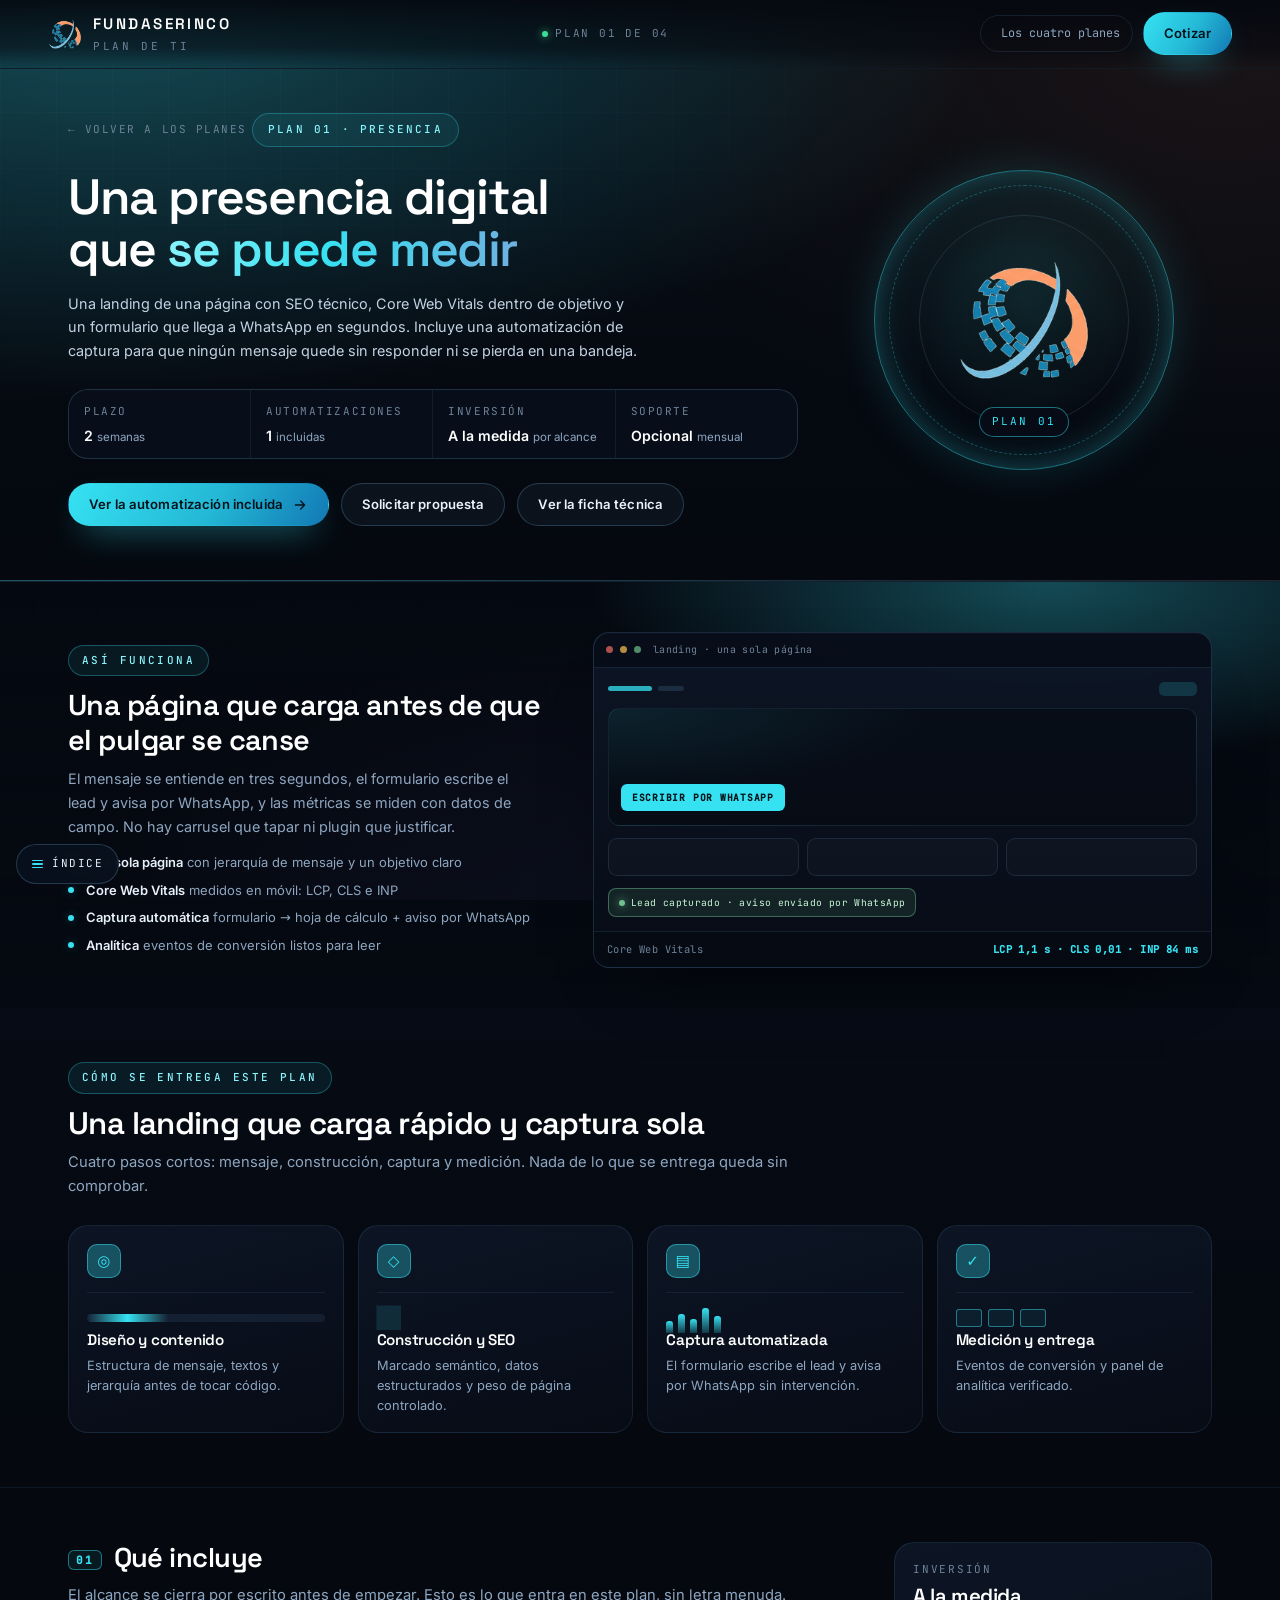
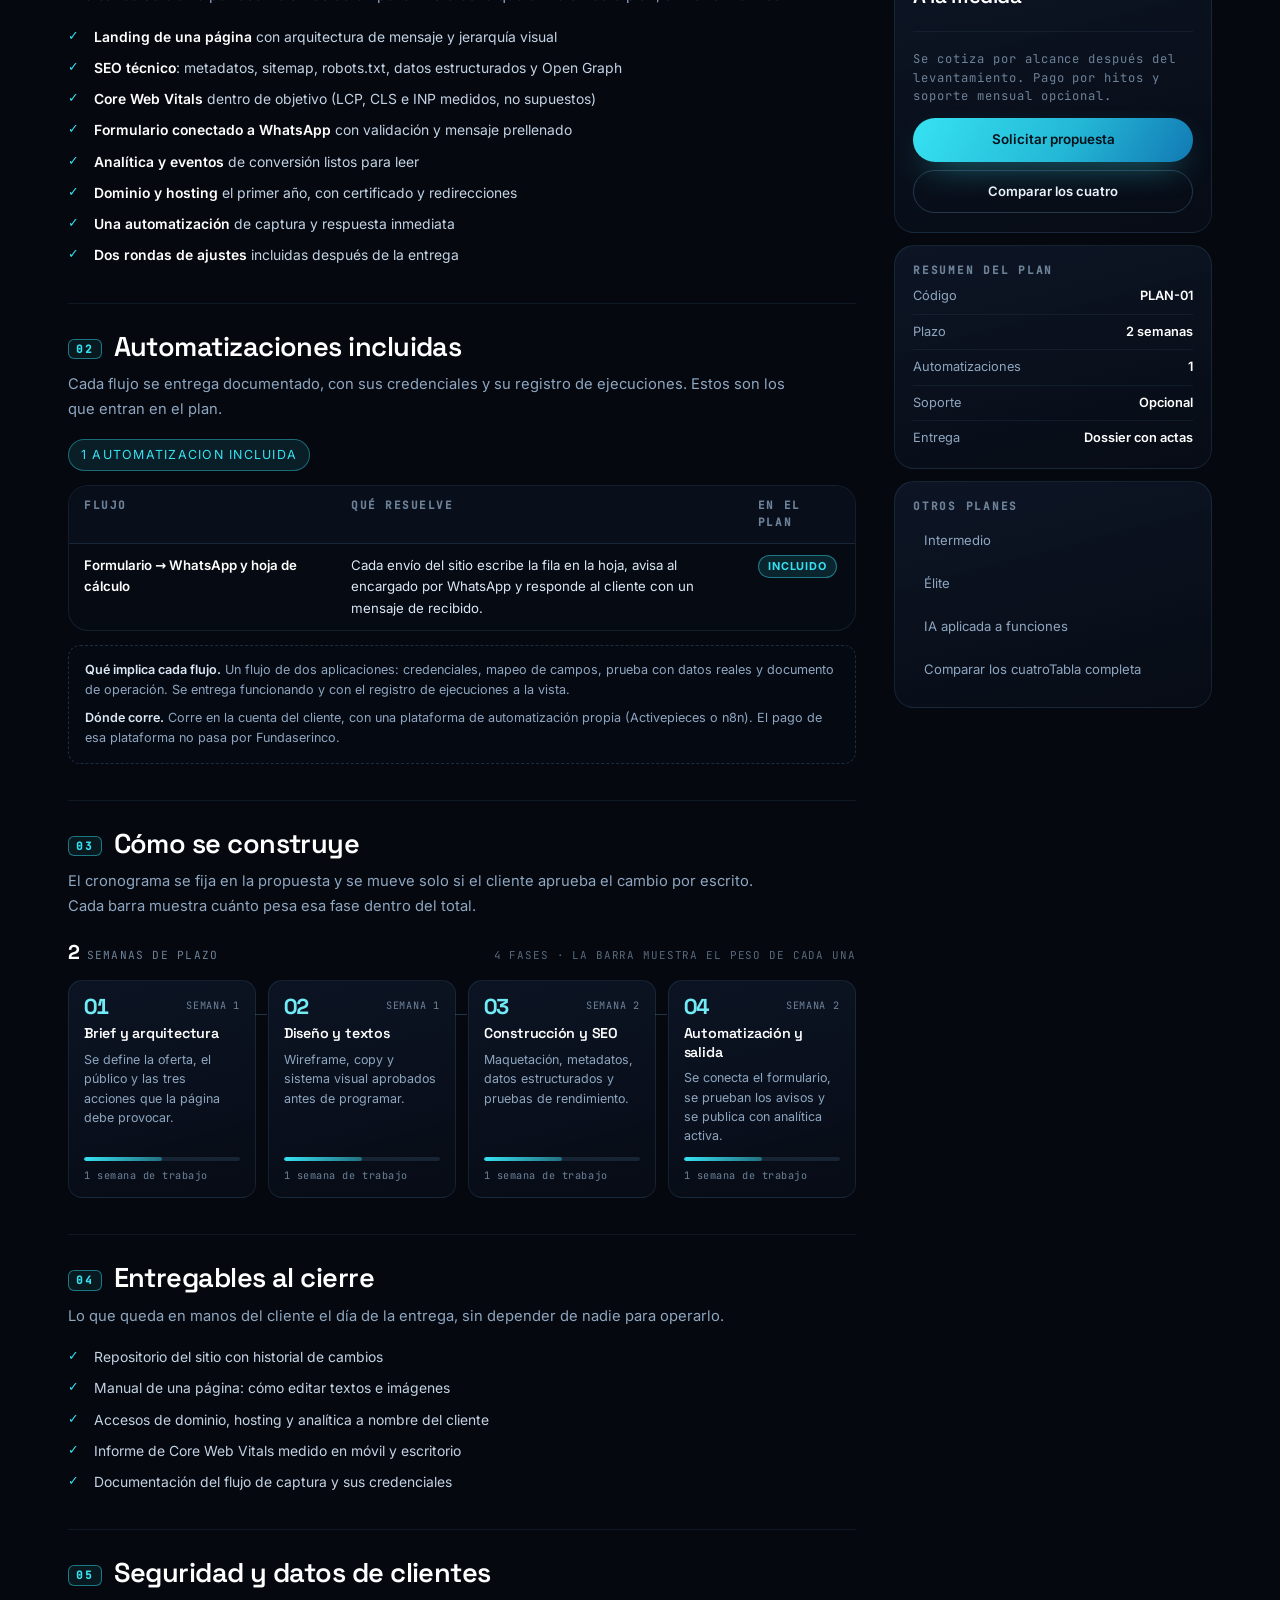
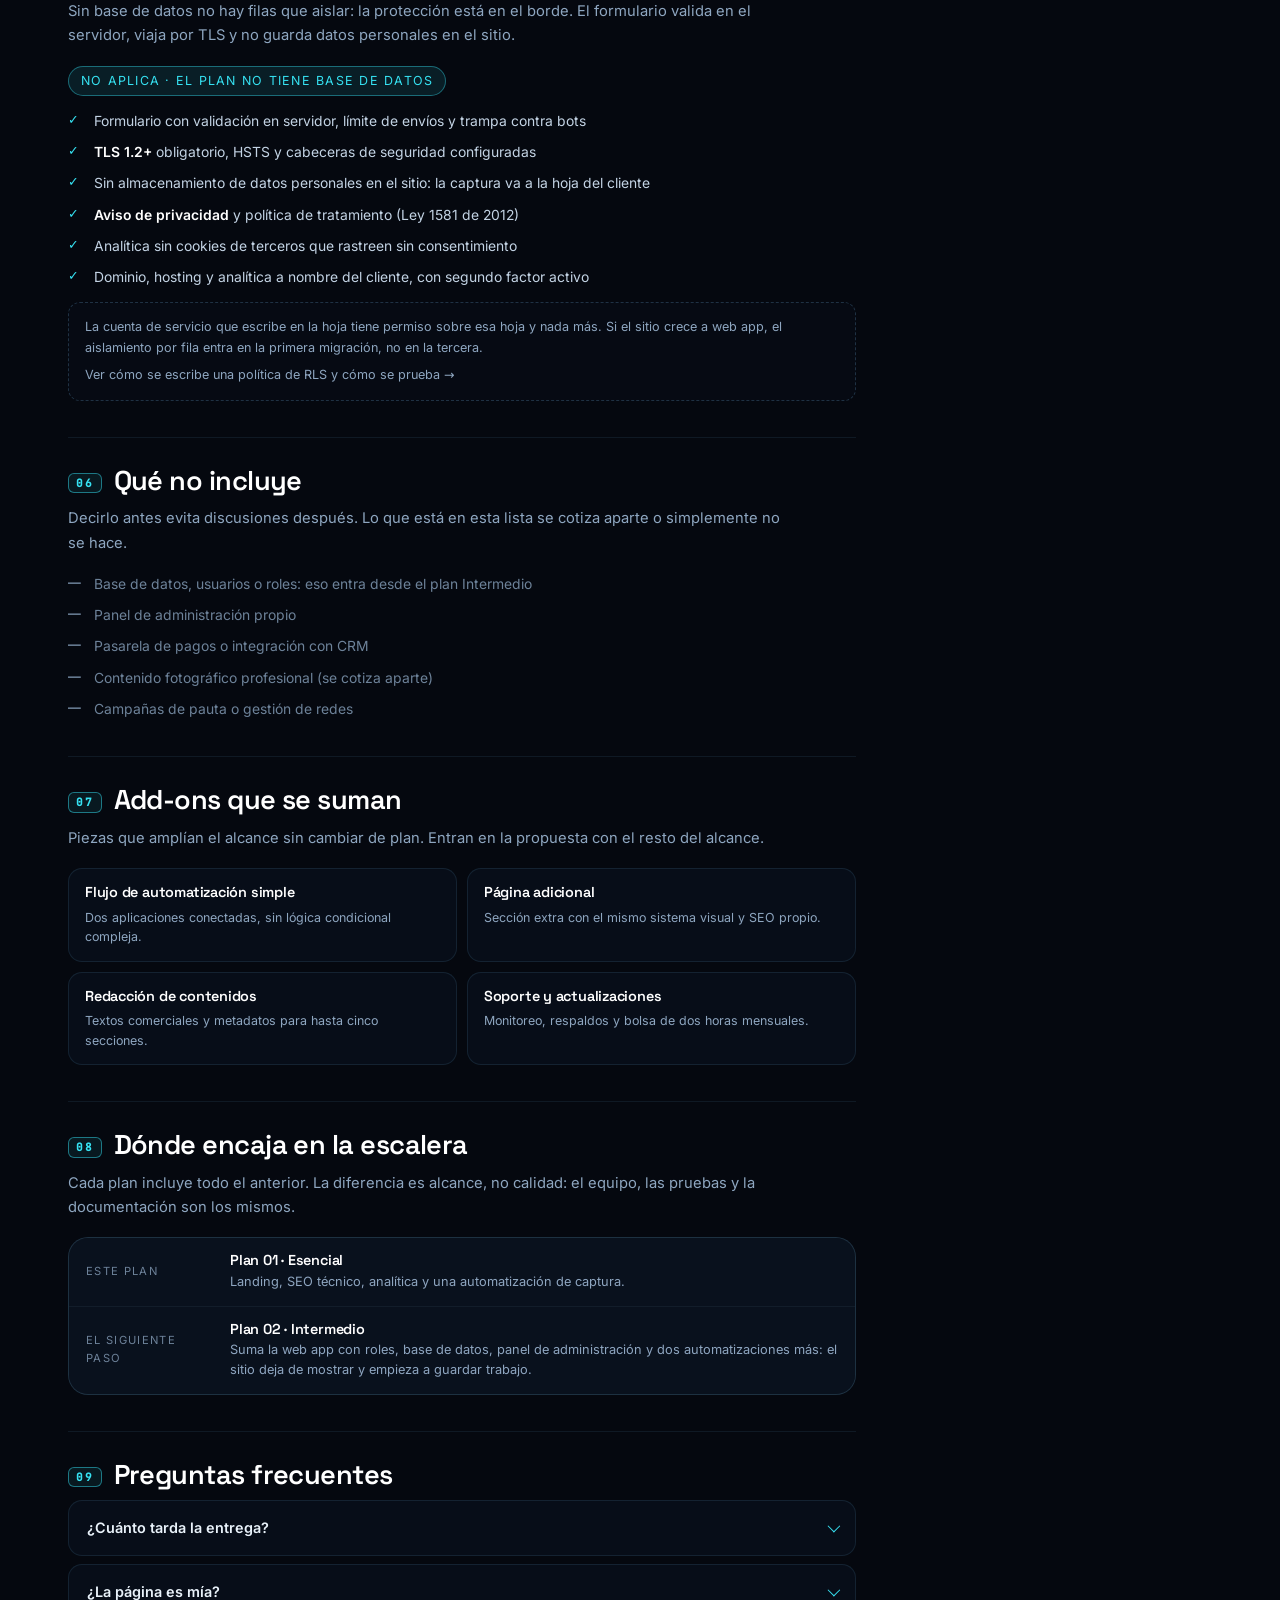
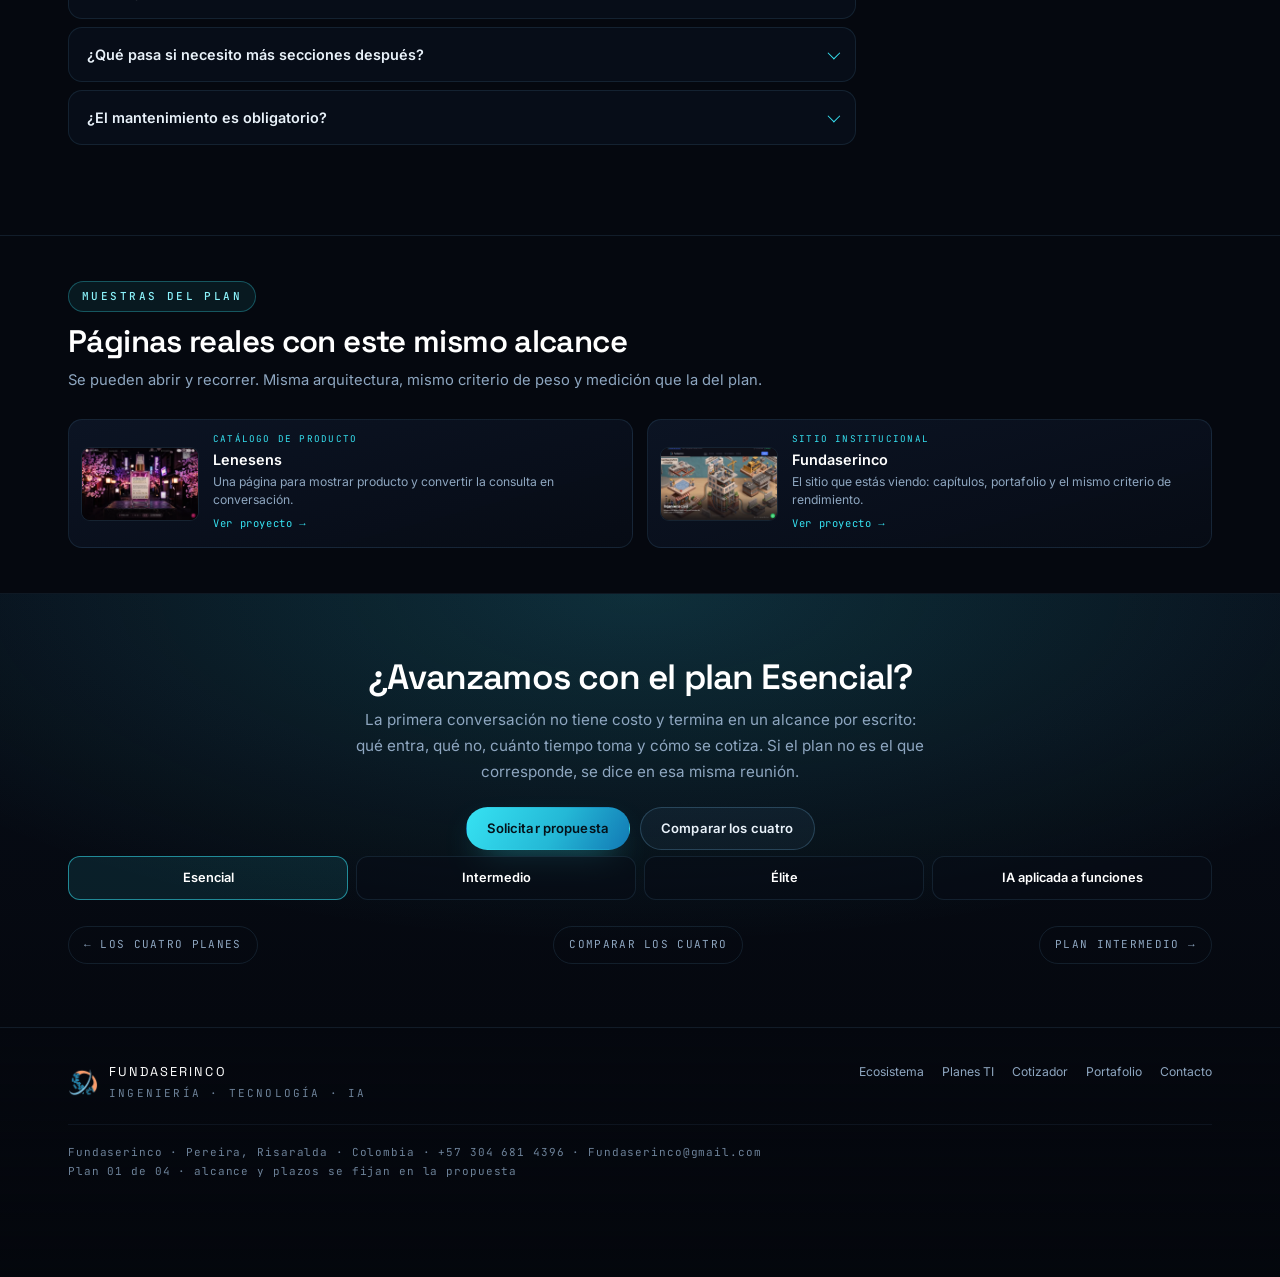
<file: planes/esencial.html>
<!DOCTYPE html>
<html lang="es" class="no-js">
<head>
<meta charset="UTF-8">
<meta name="viewport" content="width=device-width, initial-scale=1.0">
<meta name="theme-color" content="#05080f">
<meta name="description" content="Plan Esencial de Fundaserinco: landing de una página con SEO técnico, Core Web Vitals en objetivo, captura de formularios por WhatsApp y una automatización incluida.">
<link rel="icon" type="image/png" sizes="32x32" href="../assets/img/brand/logo-simbolo-128.png">
<link rel="apple-touch-icon" href="../assets/img/brand/logo-simbolo-180.png">
<title>Plan Esencial · presencia digital medible | Fundaserinco</title>
<meta property="og:type" content="article">
<meta property="og:site_name" content="Fundaserinco">
<meta property="og:locale" content="es_CO">
<meta property="og:title" content="Plan Esencial · presencia digital medible | Fundaserinco">
<meta property="og:description" content="Plan Esencial de Fundaserinco: landing de una página con SEO técnico, Core Web Vitals en objetivo, captura de formularios por WhatsApp y una automatización incluida.">
<meta property="og:image" content="../assets/img/og/planes.jpg">
<meta property="og:image:width" content="1200">
<meta property="og:image:height" content="630">
<meta property="og:image:type" content="image/jpeg">
<meta name="twitter:card" content="summary_large_image">
<meta name="twitter:title" content="Plan Esencial · presencia digital medible | Fundaserinco">
<meta name="twitter:description" content="Plan Esencial de Fundaserinco: landing de una página con SEO técnico, Core Web Vitals en objetivo, captura de formularios por WhatsApp y una automatización incluida.">
<meta name="twitter:image" content="../assets/img/og/planes.jpg">
<link rel="preload" href="../assets/fonts/inter-latin.woff2" as="font" type="font/woff2" crossorigin>
<link rel="preload" href="../assets/fonts/space-grotesk-latin.woff2" as="font" type="font/woff2" crossorigin>
<link rel="stylesheet" href="../css/fonts.css?v=20261120e">
<script>document.documentElement.classList.remove("no-js");</script>
<link rel="stylesheet" href="../css/styles.css?v=20261122j">
<link rel="stylesheet" href="../css/plan-detalle.css?v=20261122c">
<link rel="stylesheet" href="../css/plan-ti.css?v=20261122g">
<link rel="stylesheet" href="../css/detalle.css?v=20261120h">
</head>
<body class="detalle plan-page" style="--accent:#36e2f2;--accent-soft:rgba(54,226,242,.30);--accent-line:rgba(54,226,242,.48)">

<header class="topbar">
  <a class="tb-brand" href="../index.html" aria-label="Fundaserinco, volver al portafolio">
    <img src="../assets/img/brand/logo-simbolo-128.png" alt="Símbolo Fundaserinco">
    <span class="tb-name">Fundaserinco<span>Plan de TI</span></span>
  </a>
  <div class="tb-status"><i></i>Plan 01 de 04</div>
  <div class="tb-right">
    <a class="tb-tel" href="index.html">
      <svg viewBox="0 0 24 24" aria-hidden="true"><path d="M5 12h14M13 6l6 6-6 6" stroke-linecap="round" stroke-linejoin="round"/></svg>
      <span>Los cuatro planes</span>
    </a>
    <a class="btn btn-primary" href="#cotizar">Cotizar</a>
  </div>
</header>

<main>
  <section class="plan-hero" style="--accent:#36e2f2;--accent-soft:rgba(54,226,242,.30);--accent-line:rgba(54,226,242,.48)">
    <div class="wrap">
      <div class="hero-grid">
        <div class="hero-copy">
          <a class="back" href="index.html">← Volver a los planes</a>
          <span class="eyebrow">Plan 01 · Presencia</span>
          <h1>Una presencia digital que <span class="grad">se puede medir</span></h1>
          <p class="sub">Una landing de una página con SEO técnico, Core Web Vitals dentro de objetivo y un formulario que llega a WhatsApp en segundos. Incluye una automatización de captura para que ningún mensaje quede sin responder ni se pierda en una bandeja.</p>
          <div class="plan-facts">
        <div><span>Plazo</span><b>2 <small>semanas</small></b></div>
        <div><span>Automatizaciones</span><b>1 <small>incluidas</small></b></div>
        <div><span>Inversión</span><b>A la medida <small>por alcance</small></b></div>
        <div><span>Soporte</span><b>Opcional <small>mensual</small></b></div>
          </div>
          <div class="scene-actions">
          <a class="btn btn-primary" href="#autom">Ver la automatización incluida
            <svg viewBox="0 0 24 24" aria-hidden="true"><path d="M5 12h14M13 6l6 6-6 6" stroke-linecap="round" stroke-linejoin="round"/></svg>
          </a>
          <a class="btn btn-ghost" href="https://wa.me/573046814396?text=Hola%2C%20quiero%20una%20propuesta%20del%20plan%20Esencial">Solicitar propuesta</a>
          <a class="btn btn-ghost" href="../servicios/tecnologia-software.html">Ver la ficha técnica</a>
          </div>
        </div>
        <div class="hero-visual">
          <div class="seal">
            <span class="seal-ring"></span><span class="seal-ring two"></span>
            <span class="seal-icon"><img src="../assets/img/brand/logo-simbolo-180.png" alt="" width="180" height="180" decoding="async"></span>
            <span class="seal-tag">Plan 01</span>
            <i class="spark s1"></i><i class="spark s2"></i><i class="spark s3"></i><i class="spark s4"></i>
          </div>
        </div>
      </div>
    </div>
  </section>

  <section class="demo-band">
    <div class="wrap demo-grid">
      <div class="demo-copy">
        <span class="sec-tag">Así funciona</span>
        <h2>Una página que carga antes de que el pulgar se canse</h2>
        <p>El mensaje se entiende en tres segundos, el formulario escribe el lead y avisa por WhatsApp, y las métricas se miden con datos de campo. No hay carrusel que tapar ni plugin que justificar.</p>
        <ul class="demo-list">
            <li><b>Una sola página</b> con jerarquía de mensaje y un objetivo claro</li>
            <li><b>Core Web Vitals</b> medidos en móvil: LCP, CLS e INP</li>
            <li><b>Captura automática</b> formulario → hoja de cálculo + aviso por WhatsApp</li>
            <li><b>Analítica</b> eventos de conversión listos para leer</li>
        </ul>
      </div>
      <div class="demo-visual">
      <div class="mock mk-site">
        <div class="mock-top"><i></i><i></i><i></i><em>landing · una sola página</em></div>
        <div class="mk-site-body">
          <div class="mk-bar"><span class="on"></span><span></span><span></span></div>
          <div class="mk-hero">
            <span class="mk-h1"></span><span class="mk-h1 short"></span>
            <span class="mk-p"></span><span class="mk-p short"></span>
            <span class="mk-btn">Escribir por WhatsApp</span>
          </div>
          <div class="mk-cards"><i></i><i></i><i></i></div>
          <span class="mk-toast">Lead capturado · aviso enviado por WhatsApp</span>
        </div>
        <div class="mock-foot"><span>Core Web Vitals</span><b>LCP 1,1 s · CLS 0,01 · INP 84 ms</b></div>
      </div>
      </div>
    </div>
  </section>

  <section class="proc-band">
    <div class="wrap">
      <div class="proc-head">
        <span class="sec-tag">Cómo se entrega este plan</span>
        <h2>Una landing que carga rápido y captura sola</h2>
        <p>Cuatro pasos cortos: mensaje, construcción, captura y medición. Nada de lo que se entrega queda sin comprobar.</p>
      </div>
      <div class="proc-grid">
        <article class="proc-card">
          <span class="proc-ico">◎</span>
          <div class="mini"><div class="mini-scan"></div></div>
          <h3>Diseño y contenido</h3>
          <p>Estructura de mensaje, textos y jerarquía antes de tocar código.</p>
        </article>
        <article class="proc-card">
          <span class="proc-ico">◇</span>
          <div class="mini"><div class="mini-cube"><i></i><i></i><i></i><i></i><i></i><i></i></div></div>
          <h3>Construcción y SEO</h3>
          <p>Marcado semántico, datos estructurados y peso de página controlado.</p>
        </article>
        <article class="proc-card">
          <span class="proc-ico">▤</span>
          <div class="mini"><div class="mini-bars"><span></span><span></span><span></span><span></span><span></span></div></div>
          <h3>Captura automatizada</h3>
          <p>El formulario escribe el lead y avisa por WhatsApp sin intervención.</p>
        </article>
        <article class="proc-card">
          <span class="proc-ico">✓</span>
          <div class="mini"><div class="mini-pay"><i></i><i></i><i></i></div></div>
          <h3>Medición y entrega</h3>
          <p>Eventos de conversión y panel de analítica verificado.</p>
        </article>
      </div>
    </div>
  </section>

  <section class="plan-main">
    <div class="wrap plan-grid">
      <div class="plan-col">

        <div class="blk" id="incluye">
          <h2><span class="n">01</span>Qué incluye</h2>
          <p class="sub">El alcance se cierra por escrito antes de empezar. Esto es lo que entra en este plan, sin letra menuda.</p>
          <ul class="chk">
            <li><b>Landing de una página</b> con arquitectura de mensaje y jerarquía visual</li>
            <li><b>SEO técnico</b>: metadatos, sitemap, robots.txt, datos estructurados y Open Graph</li>
            <li><b>Core Web Vitals</b> dentro de objetivo (LCP, CLS e INP medidos, no supuestos)</li>
            <li><b>Formulario conectado a WhatsApp</b> con validación y mensaje prellenado</li>
            <li><b>Analítica y eventos</b> de conversión listos para leer</li>
            <li><b>Dominio y hosting</b> el primer año, con certificado y redirecciones</li>
            <li><b>Una automatización</b> de captura y respuesta inmediata</li>
            <li><b>Dos rondas de ajustes</b> incluidas después de la entrega</li>
          </ul>
        </div>

        <div class="blk" id="autom">
          <h2><span class="n">02</span>Automatizaciones incluidas</h2>
          <p class="sub">Cada flujo se entrega documentado, con sus credenciales y su registro de ejecuciones. Estos son los que entran en el plan.</p>
          <div class="auto-head">
            <span class="auto-count">1 automatizacion incluida</span>
          </div>
          <div class="tbl-wrap">
            <table class="tbl">
              <thead>
                <tr><th scope="col">Flujo</th><th scope="col">Qué resuelve</th><th scope="col">En el plan</th></tr>
              </thead>
              <tbody>
            <tr class="is-in">
              <th scope="row"><span class="flow-name">Formulario → WhatsApp y hoja de cálculo</span></th>
              <td>Cada envío del sitio escribe la fila en la hoja, avisa al encargado por WhatsApp y responde al cliente con un mensaje de recibido.</td>
              <td><span class="tag-in">Incluido</span></td>
            </tr>
              </tbody>
            </table>
          </div>
          <div class="auto-note">
            <p><b>Qué implica cada flujo.</b> Un flujo de dos aplicaciones: credenciales, mapeo de campos, prueba con datos reales y documento de operación. Se entrega funcionando y con el registro de ejecuciones a la vista.</p>
            <p><b>Dónde corre.</b> Corre en la cuenta del cliente, con una plataforma de automatización propia (Activepieces o n8n). El pago de esa plataforma no pasa por Fundaserinco.</p>
          </div>
        </div>

        <div class="blk" id="construye">
          <h2><span class="n">03</span>Cómo se construye</h2>
          <p class="sub">El cronograma se fija en la propuesta y se mueve solo si el cliente aprueba el cambio por escrito. Cada barra muestra cuánto pesa esa fase dentro del total.</p>
          <div class="rm-head">
            <span class="rm-total"><b>2</b> semanas de plazo</span>
            <span class="rm-note">4 fases · la barra muestra el peso de cada una</span>
          </div>
          <ol class="roadmap">
          <li class="rm-step">
            <span class="rm-top"><span class="rm-num">01</span><span class="rm-when">Semana 1</span></span>
            <h4>Brief y arquitectura</h4>
            <p>Se define la oferta, el público y las tres acciones que la página debe provocar.</p>
            <span class="rm-gauge"><i style="--w:50%"></i></span>
            <span class="rm-dur">1 semana de trabajo</span>
          </li>
          <li class="rm-step">
            <span class="rm-top"><span class="rm-num">02</span><span class="rm-when">Semana 1</span></span>
            <h4>Diseño y textos</h4>
            <p>Wireframe, copy y sistema visual aprobados antes de programar.</p>
            <span class="rm-gauge"><i style="--w:50%"></i></span>
            <span class="rm-dur">1 semana de trabajo</span>
          </li>
          <li class="rm-step">
            <span class="rm-top"><span class="rm-num">03</span><span class="rm-when">Semana 2</span></span>
            <h4>Construcción y SEO</h4>
            <p>Maquetación, metadatos, datos estructurados y pruebas de rendimiento.</p>
            <span class="rm-gauge"><i style="--w:50%"></i></span>
            <span class="rm-dur">1 semana de trabajo</span>
          </li>
          <li class="rm-step">
            <span class="rm-top"><span class="rm-num">04</span><span class="rm-when">Semana 2</span></span>
            <h4>Automatización y salida</h4>
            <p>Se conecta el formulario, se prueban los avisos y se publica con analítica activa.</p>
            <span class="rm-gauge"><i style="--w:50%"></i></span>
            <span class="rm-dur">1 semana de trabajo</span>
          </li>
          </ol>
        </div>

        <div class="blk" id="entregables">
          <h2><span class="n">04</span>Entregables al cierre</h2>
          <p class="sub">Lo que queda en manos del cliente el día de la entrega, sin depender de nadie para operarlo.</p>
          <ul class="chk">
            <li>Repositorio del sitio con historial de cambios</li>
            <li>Manual de una página: cómo editar textos e imágenes</li>
            <li>Accesos de dominio, hosting y analítica a nombre del cliente</li>
            <li>Informe de Core Web Vitals medido en móvil y escritorio</li>
            <li>Documentación del flujo de captura y sus credenciales</li>
          </ul>
        </div>

        <div class="blk" id="seguridad">
          <h2><span class="n">05</span>Seguridad y datos de clientes</h2>
          <p class="sub">Sin base de datos no hay filas que aislar: la protección está en el borde. El formulario valida en el servidor, viaja por TLS y no guarda datos personales en el sitio.</p>
          <div class="auto-head">
            <span class="auto-count auto-wrap">No aplica · el plan no tiene base de datos</span>
          </div>
          <ul class="chk">
            <li>Formulario con validación en servidor, límite de envíos y trampa contra bots</li>
            <li><b>TLS 1.2+</b> obligatorio, HSTS y cabeceras de seguridad configuradas</li>
            <li>Sin almacenamiento de datos personales en el sitio: la captura va a la hoja del cliente</li>
            <li><b>Aviso de privacidad</b> y política de tratamiento (Ley 1581 de 2012)</li>
            <li>Analítica sin cookies de terceros que rastreen sin consentimiento</li>
            <li>Dominio, hosting y analítica a nombre del cliente, con segundo factor activo</li>
          </ul>
          <div class="note-box">
            <p>La cuenta de servicio que escribe en la hoja tiene permiso sobre esa hoja y nada más. Si el sitio crece a web app, el aislamiento por fila entra en la primera migración, no en la tercera.</p>
            <p><a href="../servicios/tecnologia-software.html#seguridad">Ver cómo se escribe una política de RLS y cómo se prueba →</a></p>
          </div>
        </div>

        <div class="blk" id="excluye">
          <h2><span class="n">06</span>Qué no incluye</h2>
          <p class="sub">Decirlo antes evita discusiones después. Lo que está en esta lista se cotiza aparte o simplemente no se hace.</p>
          <ul class="chk">
            <li class="no">Base de datos, usuarios o roles: eso entra desde el plan Intermedio</li>
            <li class="no">Panel de administración propio</li>
            <li class="no">Pasarela de pagos o integración con CRM</li>
            <li class="no">Contenido fotográfico profesional (se cotiza aparte)</li>
            <li class="no">Campañas de pauta o gestión de redes</li>
          </ul>
        </div>

        <div class="blk" id="addons">
          <h2><span class="n">07</span>Add-ons que se suman</h2>
          <p class="sub">Piezas que amplían el alcance sin cambiar de plan. Entran en la propuesta con el resto del alcance.</p>
          <div class="addon-grid">
          <article class="addon-card">
            <h3>Flujo de automatización simple</h3>
            <p>Dos aplicaciones conectadas, sin lógica condicional compleja.</p>
          </article>
          <article class="addon-card">
            <h3>Página adicional</h3>
            <p>Sección extra con el mismo sistema visual y SEO propio.</p>
          </article>
          <article class="addon-card">
            <h3>Redacción de contenidos</h3>
            <p>Textos comerciales y metadatos para hasta cinco secciones.</p>
          </article>
          <article class="addon-card">
            <h3>Soporte y actualizaciones</h3>
            <p>Monitoreo, respaldos y bolsa de dos horas mensuales.</p>
          </article>
          </div>
        </div>

        <div class="blk" id="escalera">
          <h2><span class="n">08</span>Dónde encaja en la escalera</h2>
          <p class="sub">Cada plan incluye todo el anterior. La diferencia es alcance, no calidad: el equipo, las pruebas y la documentación son los mismos.</p>
          <div class="ladder">
            <div class="ladder-row is-base">
              <span class="l-step">Este plan</span>
              <div>
                <h4>Plan 01 · Esencial</h4>
                <p>Landing, SEO técnico, analítica y una automatización de captura.</p>
              </div>
            </div>
            <div class="ladder-row">
              <span class="l-step">El siguiente paso</span>
              <div>
                <h4>Plan 02 · Intermedio</h4>
                <p>Suma la web app con roles, base de datos, panel de administración y dos automatizaciones más: el sitio deja de mostrar y empieza a guardar trabajo.</p>
              </div>
            </div>
          </div>
        </div>

        <div class="blk" id="preguntas">
          <h2><span class="n">09</span>Preguntas frecuentes</h2>
          <div class="faq">
          <details class="faq-item">
            <summary>¿Cuánto tarda la entrega?</summary>
            <div class="faq-body"><p>Dos semanas hábiles desde que se aprueban los textos y las imágenes. Si el contenido no está listo, el reloj se detiene hasta que lo esté: se avisa por escrito.</p></div>
          </details>
          <details class="faq-item">
            <summary>¿La página es mía?</summary>
            <div class="faq-body"><p>Sí. El dominio, el hosting, el repositorio y la analítica quedan a nombre del cliente desde el primer día, sin cláusulas de retención.</p></div>
          </details>
          <details class="faq-item">
            <summary>¿Qué pasa si necesito más secciones después?</summary>
            <div class="faq-body"><p>Cada página adicional tiene precio propio y se suma con la misma identidad visual. No hay que rehacer el sitio.</p></div>
          </details>
          <details class="faq-item">
            <summary>¿El mantenimiento es obligatorio?</summary>
            <div class="faq-body"><p>No. Se ofrece porque hay actualizaciones de seguridad y ajustes menores, pero el sitio funciona sin él.</p></div>
          </details>
          </div>
        </div>

      </div>
      <aside class="side">
        <div class="side-card">
          <span class="lab">Inversión</span>
          <div class="big">A la medida</div>
          <p class="fine">Se cotiza por alcance después del levantamiento. Pago por hitos y soporte mensual opcional.</p>
          <a class="cta" href="https://wa.me/573046814396?text=Hola%2C%20quiero%20una%20propuesta%20del%20plan%20Esencial" target="_blank" rel="noopener">Solicitar propuesta</a>
          <a class="ghost" href="index.html#comparacion">Comparar los cuatro</a>
        </div>
        <div class="side-card">
          <h4>Resumen del plan</h4>
          <ul class="side-list">
            <li>Código <b>PLAN-01</b></li>
            <li>Plazo <b>2 semanas</b></li>
            <li>Automatizaciones <b>1</b></li>
            <li>Soporte <b>Opcional</b></li>
            <li>Entrega <b>Dossier con actas</b></li>
          </ul>
        </div>
        <div class="side-card">
          <h4>Otros planes</h4>
          <nav class="side-nav" aria-label="Otros planes de TI">
              <a href="intermedio.html">Intermedio</a>
              <a href="elite.html">Élite</a>
              <a href="ia-aplicada.html">IA aplicada a funciones</a>
            <a href="index.html#comparacion">Comparar los cuatro<span>Tabla completa</span></a>
          </nav>
        </div>
      </aside>
    </div>
  </section>

  <section class="smp-band">
    <div class="wrap">
      <div class="proc-head">
        <span class="sec-tag">Muestras del plan</span>
        <h2>Páginas reales con este mismo alcance</h2>
        <p>Se pueden abrir y recorrer. Misma arquitectura, mismo criterio de peso y medición que la del plan.</p>
      </div>
      <div class="smp-grid">
        <a class="smp-card" href="https://shoyosb-maker.github.io/lenesens/" target="_blank" rel="noopener">
          <span class="smp-img"><img src="../assets/img/portfolio/lenesens.webp" alt="" loading="lazy" decoding="async" width="320" height="200"></span>
          <span class="smp-body">
            <span class="smp-cat">Catálogo de producto</span>
            <strong>Lenesens</strong>
            <p>Una página para mostrar producto y convertir la consulta en conversación.</p>
            <span class="smp-more">Ver proyecto →</span>
          </span>
        </a>
        <a class="smp-card" href="https://shoyosb-maker.github.io/fundaserinco-pagina-web-/index.html" target="_blank" rel="noopener">
          <span class="smp-img"><img src="../assets/img/portfolio/fundaserinco.webp" alt="" loading="lazy" decoding="async" width="320" height="200"></span>
          <span class="smp-body">
            <span class="smp-cat">Sitio institucional</span>
            <strong>Fundaserinco</strong>
            <p>El sitio que estás viendo: capítulos, portafolio y el mismo criterio de rendimiento.</p>
            <span class="smp-more">Ver proyecto →</span>
          </span>
        </a>
      </div>
    </div>
  </section>

  <section class="plan-cta-band" id="cotizar">
    <div class="wrap">
      <h2>¿Avanzamos con el plan Esencial?</h2>
      <p>La primera conversación no tiene costo y termina en un alcance por escrito: qué entra, qué no, cuánto tiempo toma y cómo se cotiza. Si el plan no es el que corresponde, se dice en esa misma reunión.</p>
      <div class="cta-btns">
        <a class="btn btn-primary" href="https://wa.me/573046814396?text=Hola%2C%20quiero%20una%20propuesta%20del%20plan%20Esencial" target="_blank" rel="noopener">Solicitar propuesta</a>
        <a class="btn btn-ghost" href="index.html#comparacion">Comparar los cuatro</a>
      </div>
      <nav class="plan-jump" aria-label="Los cuatro planes">
          <a href="esencial.html" aria-current="page"><b>Esencial</b></a>
          <a href="intermedio.html"><b>Intermedio</b></a>
          <a href="elite.html"><b>Élite</b></a>
          <a href="ia-aplicada.html"><b>IA aplicada a funciones</b></a>
      </nav>
      <nav class="det-nav" aria-label="Navegación entre planes">
        <a href="index.html">← Los cuatro planes</a>
        <a href="index.html#comparacion">Comparar los cuatro</a>
        <a href="intermedio.html">Plan Intermedio →</a>
      </nav>
    </div>
  </section>

  <div class="toc-float" data-det-toc></div>
</main>

<footer>
  <div class="wrap">
    <div class="foot-inner">
      <div class="foot-brand">
        <img src="../assets/img/brand/logo-simbolo-128.png" alt="">
        <div>Fundaserinco<span>Ingeniería · Tecnología · IA</span></div>
      </div>
      <nav class="foot-links" aria-label="Enlaces del pie">
        <a href="../index.html#ecosistema">Ecosistema</a>
        <a href="index.html">Planes TI</a>
        <a href="cotizador.html">Cotizador</a>
        <a href="../index.html#portafolio">Portafolio</a>
        <a href="../index.html#contacto">Contacto</a>
      </nav>
    </div>
    <p class="fine">Fundaserinco · Pereira, Risaralda · Colombia · +57 304 681 4396 · Fundaserinco@gmail.com<br>
      Plan 01 de 04 · alcance y plazos se fijan en la propuesta</p>
  </div>
</footer>

<script src="../js/detalle.js?v=20261122h" defer></script>

</body>
</html>
</file>
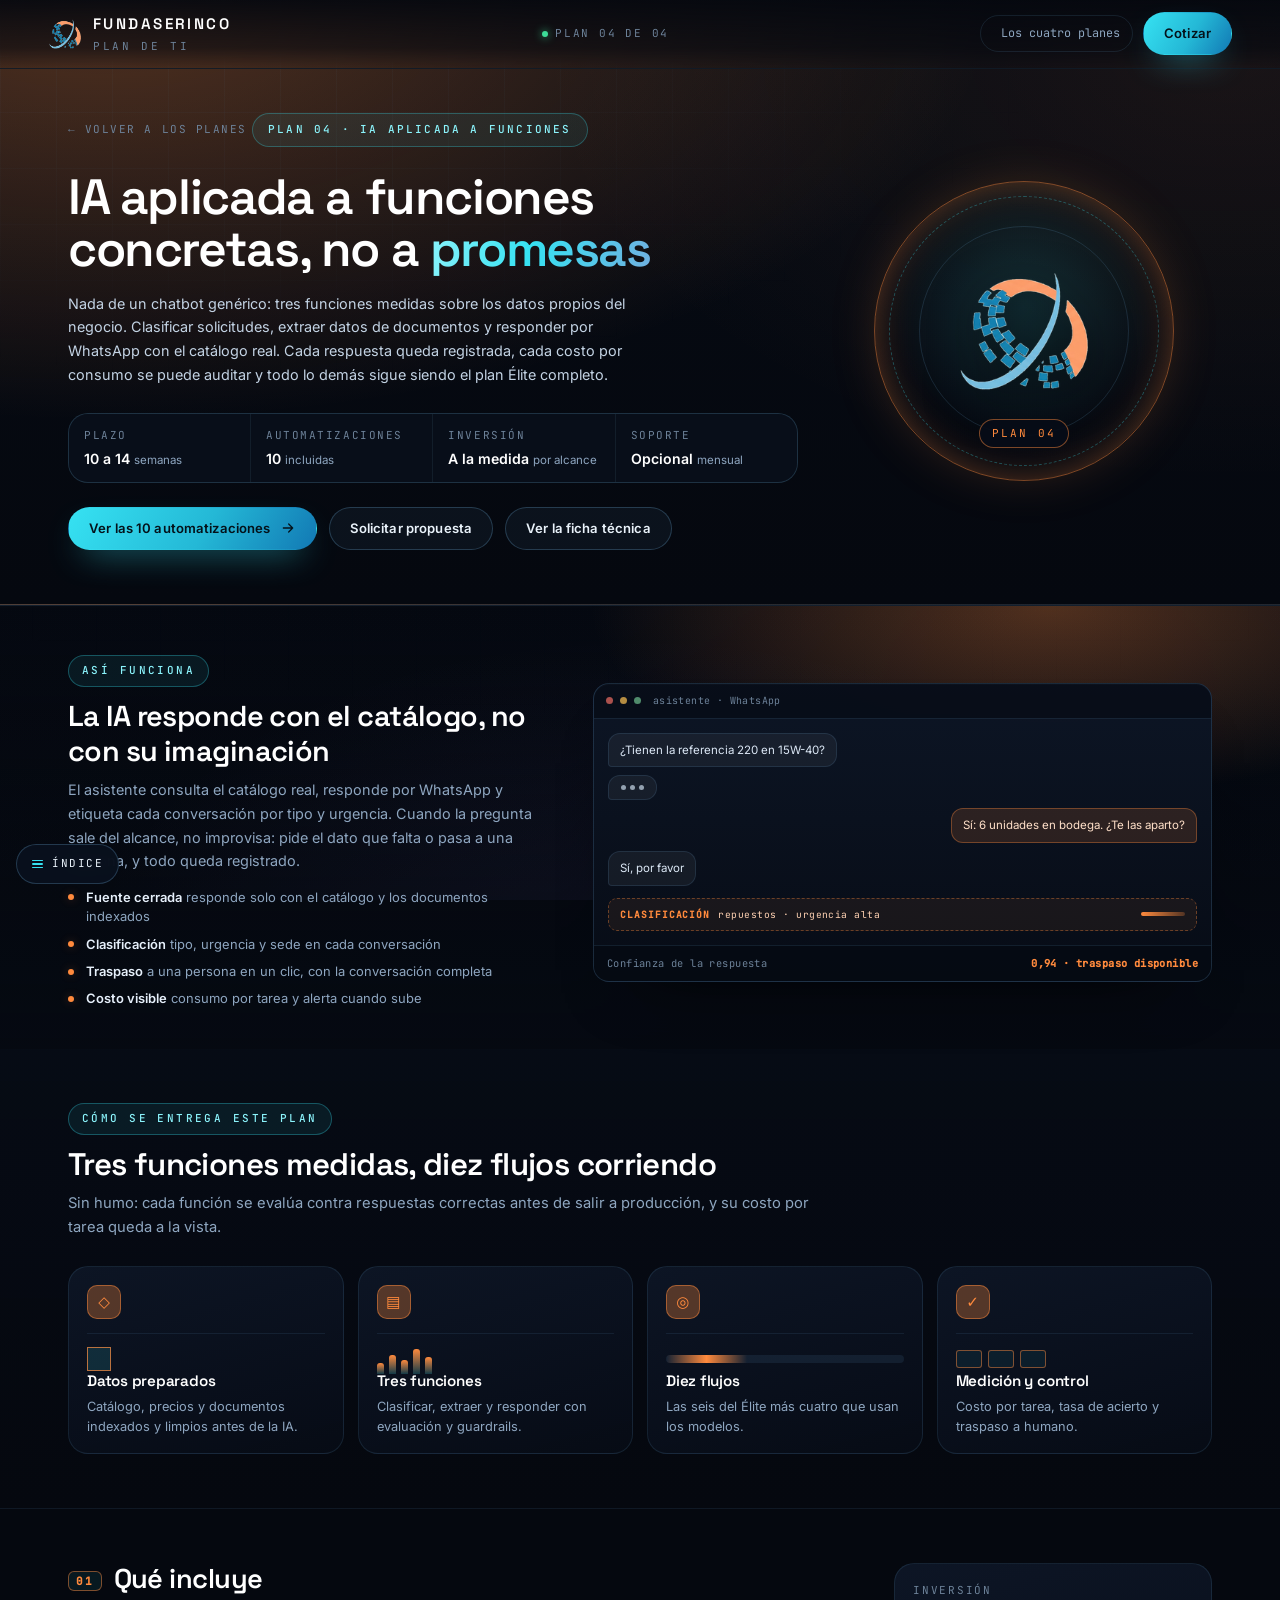
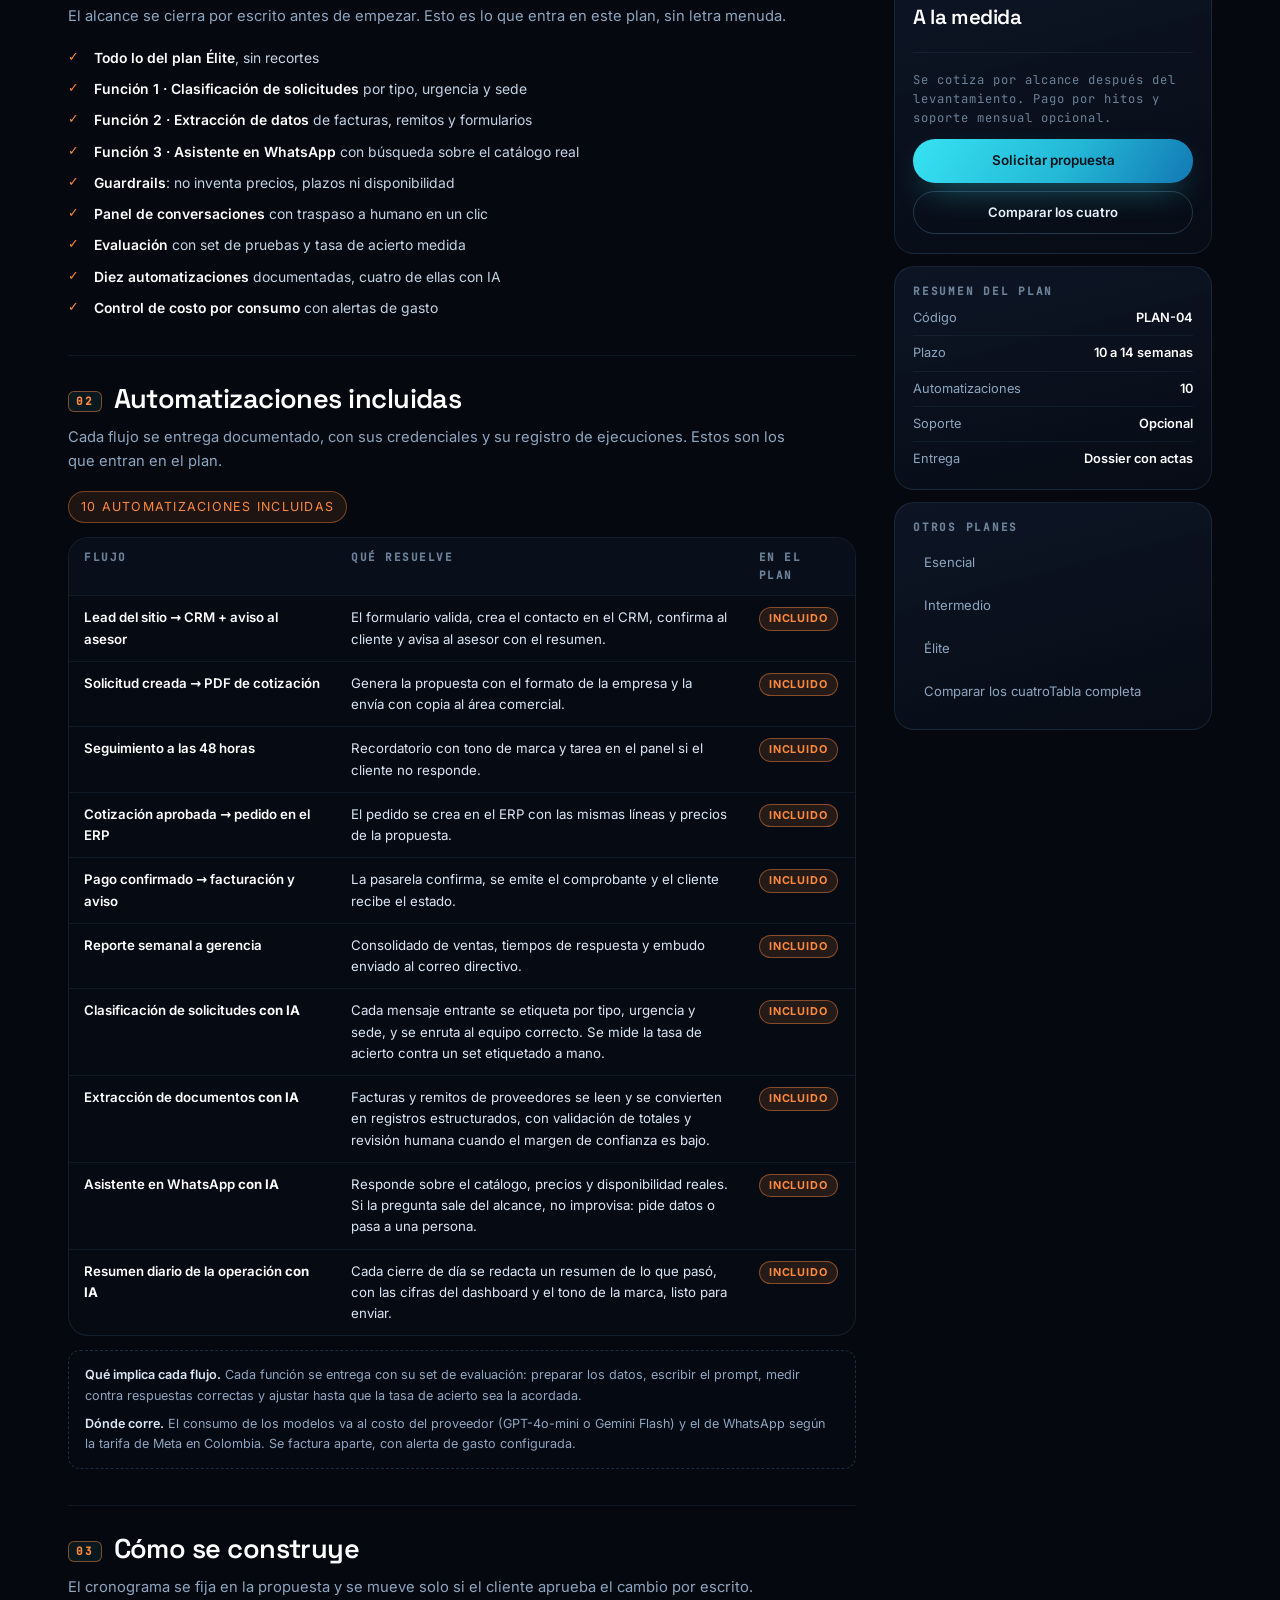
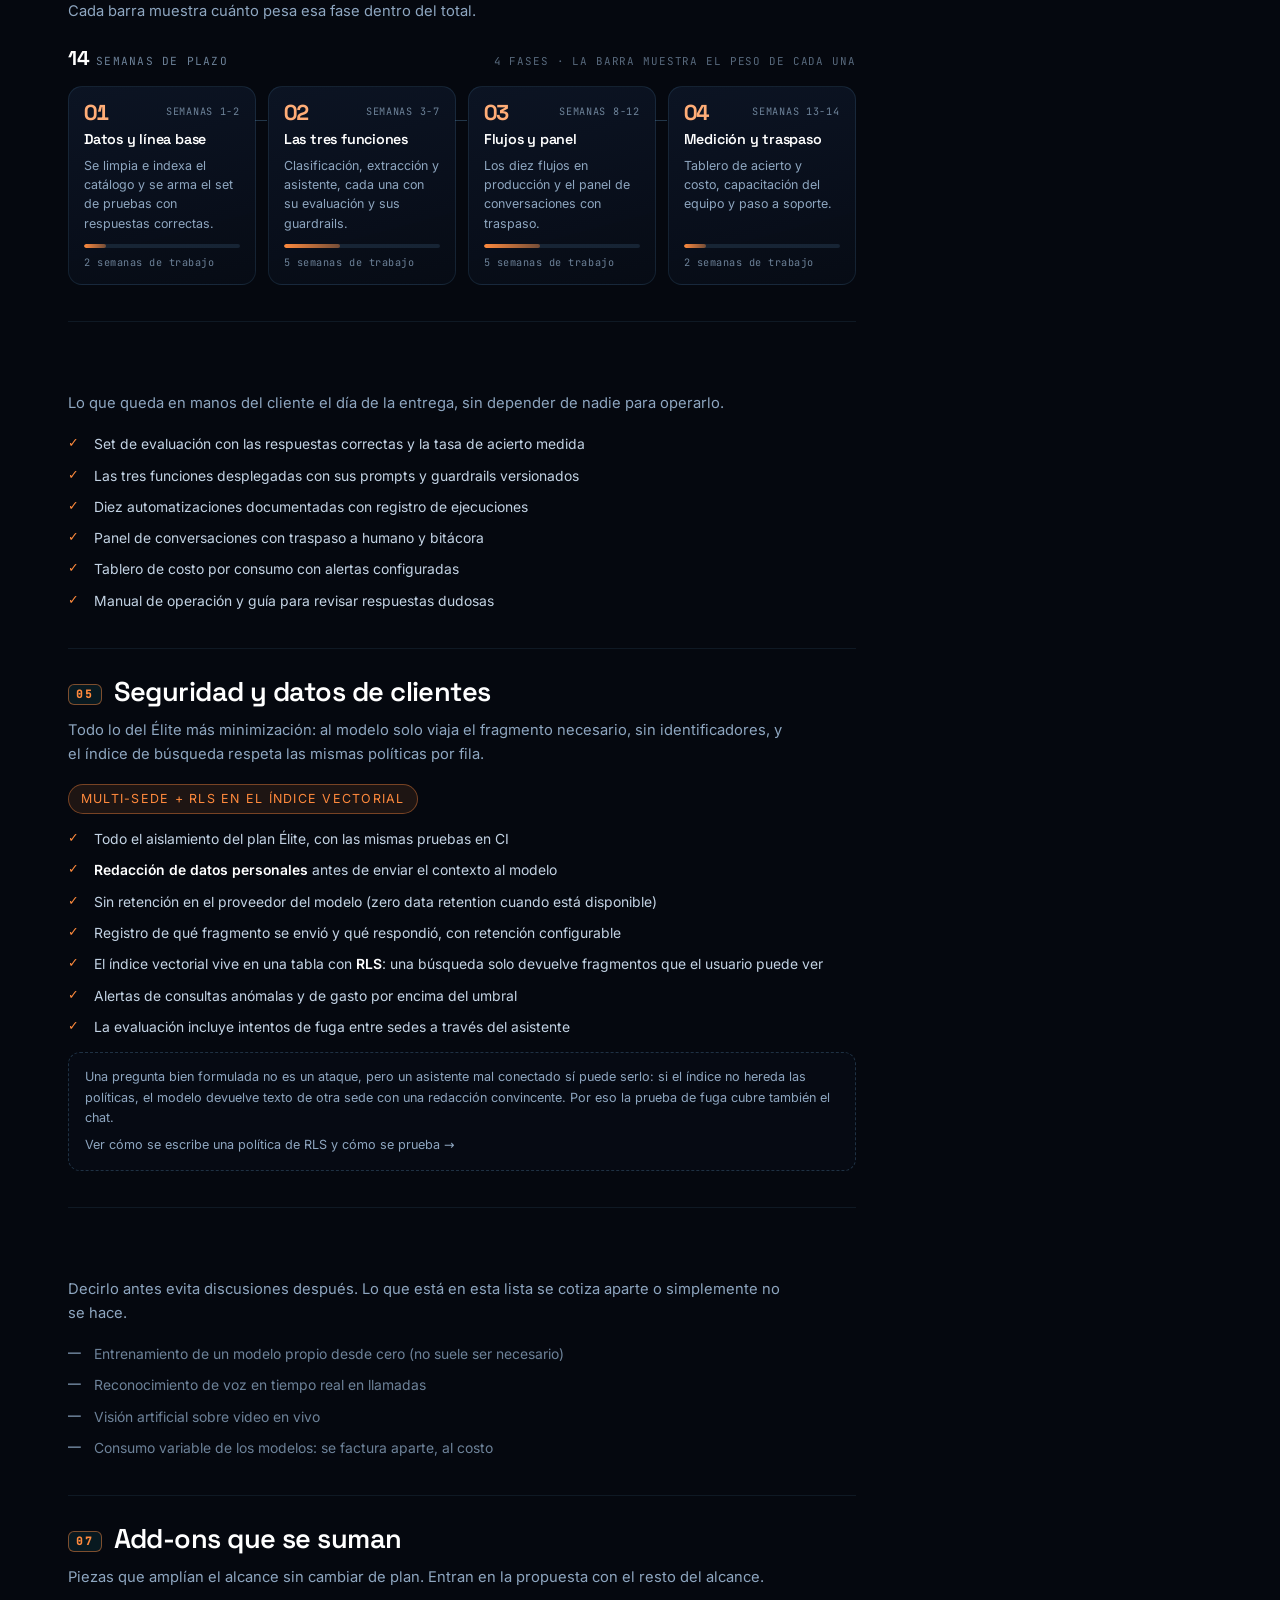
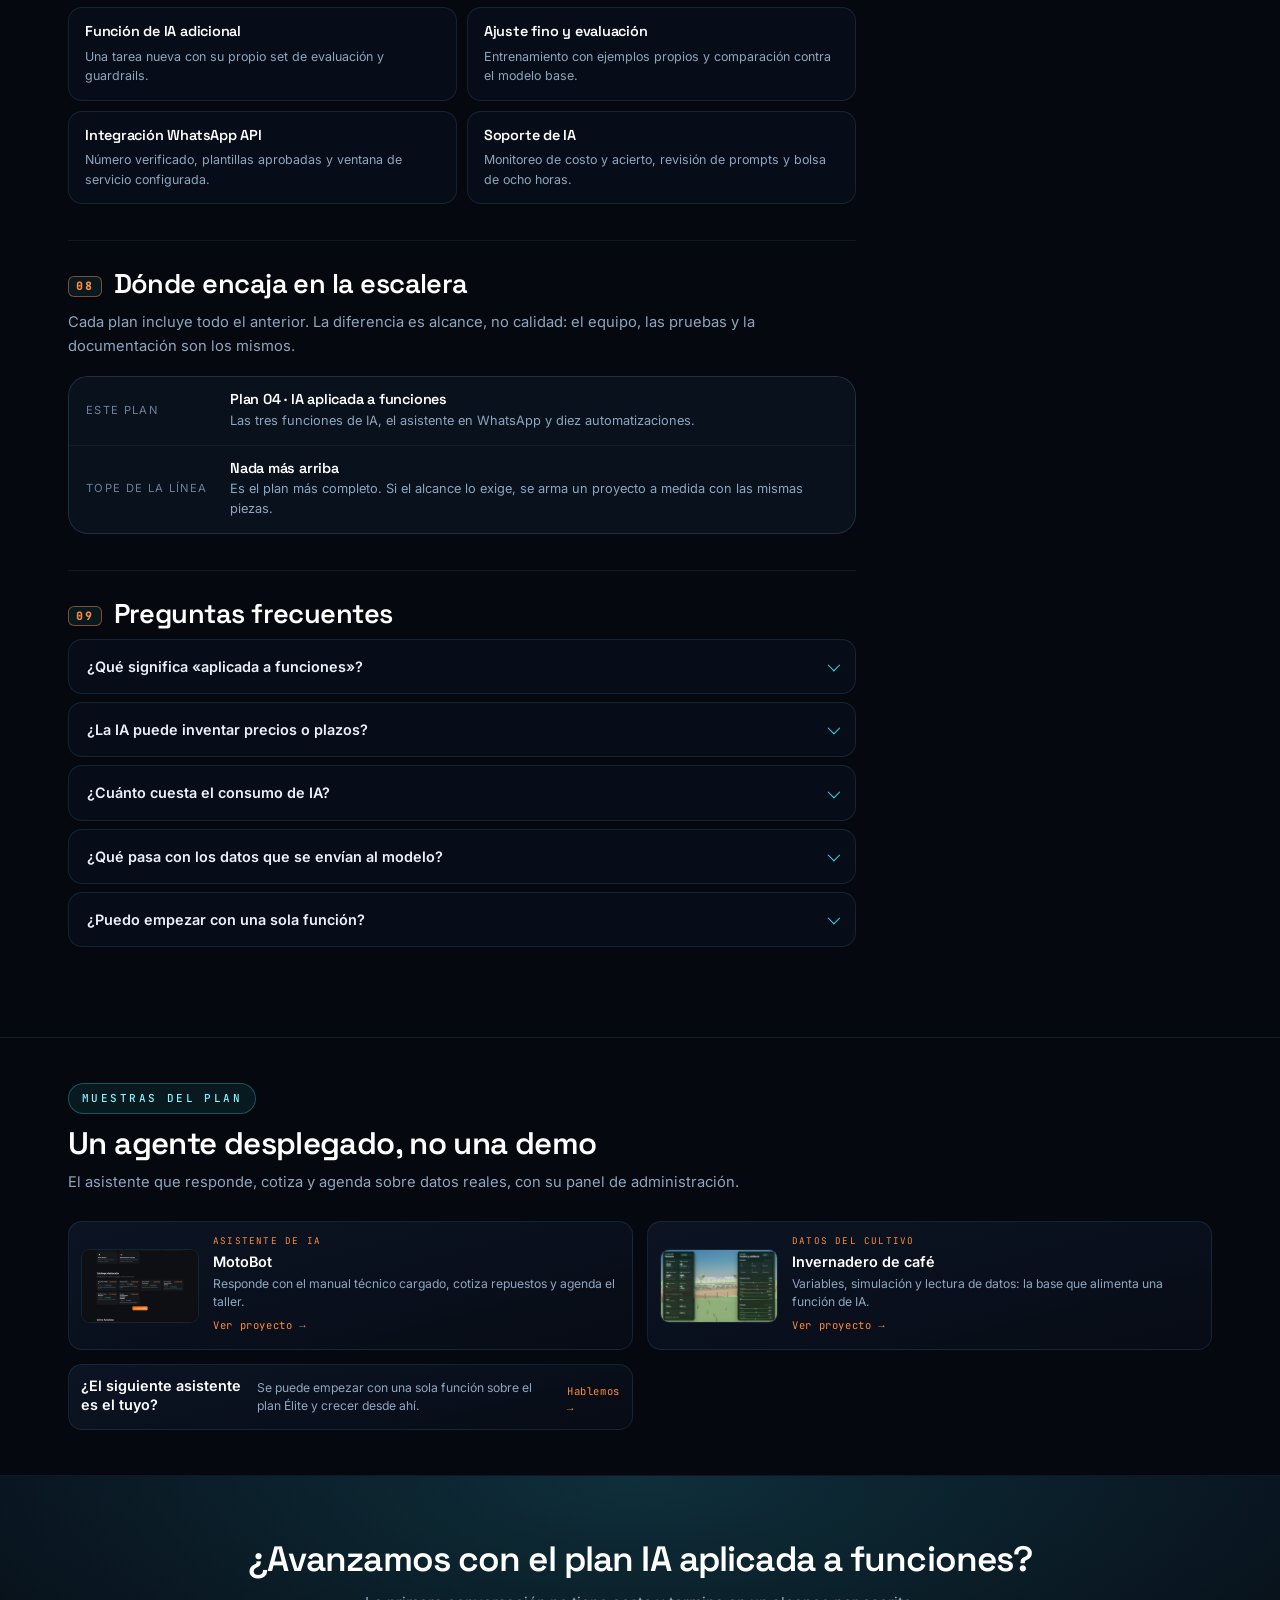
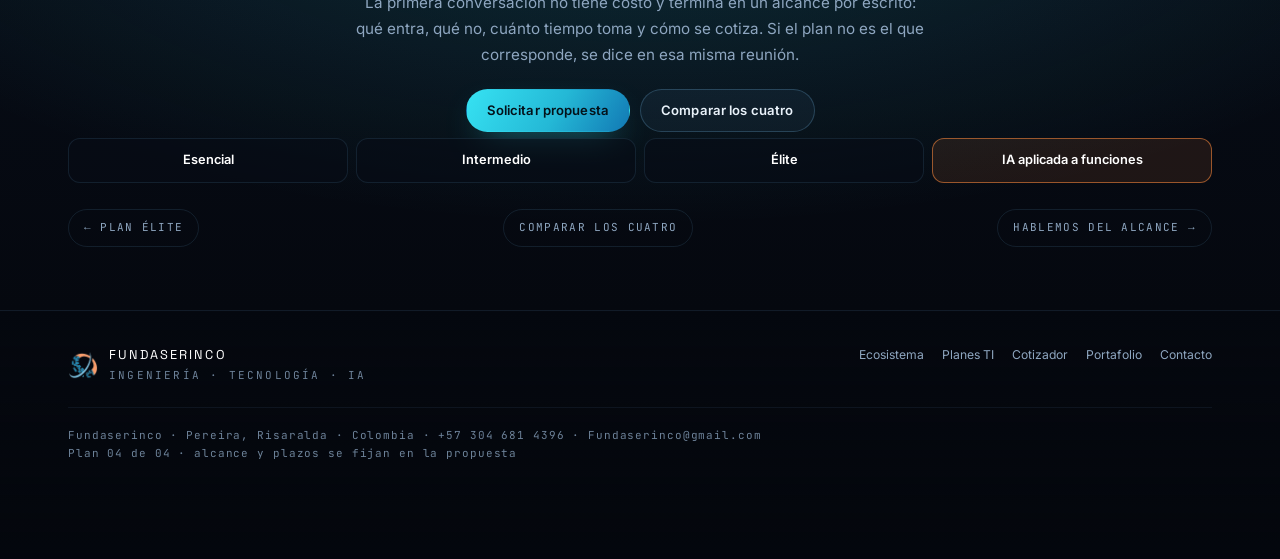
<file: planes/ia-aplicada.html>
<!DOCTYPE html>
<html lang="es" class="no-js">
<head>
<meta charset="UTF-8">
<meta name="viewport" content="width=device-width, initial-scale=1.0">
<meta name="theme-color" content="#05080f">
<meta name="description" content="Plan IA aplicada a funciones de Fundaserinco: diez automatizaciones y tres funciones de inteligencia artificial sobre los datos propios — clasificación, extracción de documentos y asistente en WhatsApp con trazabilidad.">
<link rel="icon" type="image/png" sizes="32x32" href="../assets/img/brand/logo-simbolo-128.png">
<link rel="apple-touch-icon" href="../assets/img/brand/logo-simbolo-180.png">
<title>Plan IA aplicada a funciones | Fundaserinco</title>
<meta property="og:type" content="article">
<meta property="og:site_name" content="Fundaserinco">
<meta property="og:locale" content="es_CO">
<meta property="og:title" content="Plan IA aplicada a funciones | Fundaserinco">
<meta property="og:description" content="Plan IA aplicada a funciones de Fundaserinco: diez automatizaciones y tres funciones de inteligencia artificial sobre los datos propios — clasificación, extracción de documentos y asistente en WhatsApp con trazabilidad.">
<meta property="og:image" content="../assets/img/og/planes.jpg">
<meta property="og:image:width" content="1200">
<meta property="og:image:height" content="630">
<meta property="og:image:type" content="image/jpeg">
<meta name="twitter:card" content="summary_large_image">
<meta name="twitter:title" content="Plan IA aplicada a funciones | Fundaserinco">
<meta name="twitter:description" content="Plan IA aplicada a funciones de Fundaserinco: diez automatizaciones y tres funciones de inteligencia artificial sobre los datos propios — clasificación, extracción de documentos y asistente en WhatsApp con trazabilidad.">
<meta name="twitter:image" content="../assets/img/og/planes.jpg">
<link rel="preload" href="../assets/fonts/inter-latin.woff2" as="font" type="font/woff2" crossorigin>
<link rel="preload" href="../assets/fonts/space-grotesk-latin.woff2" as="font" type="font/woff2" crossorigin>
<link rel="stylesheet" href="../css/fonts.css?v=20261120e">
<script>document.documentElement.classList.remove("no-js");</script>
<link rel="stylesheet" href="../css/styles.css?v=20261122j">
<link rel="stylesheet" href="../css/plan-detalle.css?v=20261122c">
<link rel="stylesheet" href="../css/plan-ti.css?v=20261122g">
<link rel="stylesheet" href="../css/detalle.css?v=20261120h">
</head>
<body class="detalle plan-page" style="--accent:#ff8a3d;--accent-soft:rgba(255,138,61,.30);--accent-line:rgba(255,138,61,.48)">

<header class="topbar">
  <a class="tb-brand" href="../index.html" aria-label="Fundaserinco, volver al portafolio">
    <img src="../assets/img/brand/logo-simbolo-128.png" alt="Símbolo Fundaserinco">
    <span class="tb-name">Fundaserinco<span>Plan de TI</span></span>
  </a>
  <div class="tb-status"><i></i>Plan 04 de 04</div>
  <div class="tb-right">
    <a class="tb-tel" href="index.html">
      <svg viewBox="0 0 24 24" aria-hidden="true"><path d="M5 12h14M13 6l6 6-6 6" stroke-linecap="round" stroke-linejoin="round"/></svg>
      <span>Los cuatro planes</span>
    </a>
    <a class="btn btn-primary" href="#cotizar">Cotizar</a>
  </div>
</header>

<main>
  <section class="plan-hero" style="--accent:#ff8a3d;--accent-soft:rgba(255,138,61,.30);--accent-line:rgba(255,138,61,.48)">
    <div class="wrap">
      <div class="hero-grid">
        <div class="hero-copy">
          <a class="back" href="index.html">← Volver a los planes</a>
          <span class="eyebrow">Plan 04 · IA aplicada a funciones</span>
          <h1>IA aplicada a funciones concretas, no a <span class="grad">promesas</span></h1>
          <p class="sub">Nada de un chatbot genérico: tres funciones medidas sobre los datos propios del negocio. Clasificar solicitudes, extraer datos de documentos y responder por WhatsApp con el catálogo real. Cada respuesta queda registrada, cada costo por consumo se puede auditar y todo lo demás sigue siendo el plan Élite completo.</p>
          <div class="plan-facts">
        <div><span>Plazo</span><b>10 a 14 <small>semanas</small></b></div>
        <div><span>Automatizaciones</span><b>10 <small>incluidas</small></b></div>
        <div><span>Inversión</span><b>A la medida <small>por alcance</small></b></div>
        <div><span>Soporte</span><b>Opcional <small>mensual</small></b></div>
          </div>
          <div class="scene-actions">
          <a class="btn btn-primary" href="#autom">Ver las 10 automatizaciones
            <svg viewBox="0 0 24 24" aria-hidden="true"><path d="M5 12h14M13 6l6 6-6 6" stroke-linecap="round" stroke-linejoin="round"/></svg>
          </a>
          <a class="btn btn-ghost" href="https://wa.me/573046814396?text=Hola%2C%20quiero%20una%20propuesta%20del%20plan%20IA%20aplicada">Solicitar propuesta</a>
          <a class="btn btn-ghost" href="../servicios/tecnologia-software.html">Ver la ficha técnica</a>
          </div>
        </div>
        <div class="hero-visual">
          <div class="seal">
            <span class="seal-ring"></span><span class="seal-ring two"></span>
            <span class="seal-icon"><img src="../assets/img/brand/logo-simbolo-180.png" alt="" width="180" height="180" decoding="async"></span>
            <span class="seal-tag">Plan 04</span>
            <i class="spark s1"></i><i class="spark s2"></i><i class="spark s3"></i><i class="spark s4"></i>
          </div>
        </div>
      </div>
    </div>
  </section>

  <section class="demo-band">
    <div class="wrap demo-grid">
      <div class="demo-copy">
        <span class="sec-tag">Así funciona</span>
        <h2>La IA responde con el catálogo, no con su imaginación</h2>
        <p>El asistente consulta el catálogo real, responde por WhatsApp y etiqueta cada conversación por tipo y urgencia. Cuando la pregunta sale del alcance, no improvisa: pide el dato que falta o pasa a una persona, y todo queda registrado.</p>
        <ul class="demo-list">
            <li><b>Fuente cerrada</b> responde solo con el catálogo y los documentos indexados</li>
            <li><b>Clasificación</b> tipo, urgencia y sede en cada conversación</li>
            <li><b>Traspaso</b> a una persona en un clic, con la conversación completa</li>
            <li><b>Costo visible</b> consumo por tarea y alerta cuando sube</li>
        </ul>
      </div>
      <div class="demo-visual">
      <div class="mock mk-chat">
        <div class="mock-top"><i></i><i></i><i></i><em>asistente · WhatsApp</em></div>
        <div class="mk-chat-body">
          <div class="mk-bubble in b1">¿Tienen la referencia 220 en 15W-40?</div>
          <div class="mk-typing"><i></i><i></i><i></i></div>
          <div class="mk-bubble out">Sí: 6 unidades en bodega. ¿Te las aparto?</div>
          <div class="mk-bubble in b3">Sí, por favor</div>
          <div class="mk-tag"><b>Clasificación</b> repuestos · urgencia alta <i></i></div>
        </div>
        <div class="mock-foot"><span>Confianza de la respuesta</span><b>0,94 · traspaso disponible</b></div>
      </div>
      </div>
    </div>
  </section>

  <section class="proc-band">
    <div class="wrap">
      <div class="proc-head">
        <span class="sec-tag">Cómo se entrega este plan</span>
        <h2>Tres funciones medidas, diez flujos corriendo</h2>
        <p>Sin humo: cada función se evalúa contra respuestas correctas antes de salir a producción, y su costo por tarea queda a la vista.</p>
      </div>
      <div class="proc-grid">
        <article class="proc-card">
          <span class="proc-ico">◇</span>
          <div class="mini"><div class="mini-cube"><i></i><i></i><i></i><i></i><i></i><i></i></div></div>
          <h3>Datos preparados</h3>
          <p>Catálogo, precios y documentos indexados y limpios antes de la IA.</p>
        </article>
        <article class="proc-card">
          <span class="proc-ico">▤</span>
          <div class="mini"><div class="mini-bars"><span></span><span></span><span></span><span></span><span></span></div></div>
          <h3>Tres funciones</h3>
          <p>Clasificar, extraer y responder con evaluación y guardrails.</p>
        </article>
        <article class="proc-card">
          <span class="proc-ico">◎</span>
          <div class="mini"><div class="mini-scan"></div></div>
          <h3>Diez flujos</h3>
          <p>Las seis del Élite más cuatro que usan los modelos.</p>
        </article>
        <article class="proc-card">
          <span class="proc-ico">✓</span>
          <div class="mini"><div class="mini-pay"><i></i><i></i><i></i></div></div>
          <h3>Medición y control</h3>
          <p>Costo por tarea, tasa de acierto y traspaso a humano.</p>
        </article>
      </div>
    </div>
  </section>

  <section class="plan-main">
    <div class="wrap plan-grid">
      <div class="plan-col">

        <div class="blk" id="incluye">
          <h2><span class="n">01</span>Qué incluye</h2>
          <p class="sub">El alcance se cierra por escrito antes de empezar. Esto es lo que entra en este plan, sin letra menuda.</p>
          <ul class="chk">
            <li><b>Todo lo del plan Élite</b>, sin recortes</li>
            <li><b>Función 1 · Clasificación de solicitudes</b> por tipo, urgencia y sede</li>
            <li><b>Función 2 · Extracción de datos</b> de facturas, remitos y formularios</li>
            <li><b>Función 3 · Asistente en WhatsApp</b> con búsqueda sobre el catálogo real</li>
            <li><b>Guardrails</b>: no inventa precios, plazos ni disponibilidad</li>
            <li><b>Panel de conversaciones</b> con traspaso a humano en un clic</li>
            <li><b>Evaluación</b> con set de pruebas y tasa de acierto medida</li>
            <li><b>Diez automatizaciones</b> documentadas, cuatro de ellas con IA</li>
            <li><b>Control de costo por consumo</b> con alertas de gasto</li>
          </ul>
        </div>

        <div class="blk" id="autom">
          <h2><span class="n">02</span>Automatizaciones incluidas</h2>
          <p class="sub">Cada flujo se entrega documentado, con sus credenciales y su registro de ejecuciones. Estos son los que entran en el plan.</p>
          <div class="auto-head">
            <span class="auto-count">10 automatizaciones incluidas</span>
          </div>
          <div class="tbl-wrap">
            <table class="tbl">
              <thead>
                <tr><th scope="col">Flujo</th><th scope="col">Qué resuelve</th><th scope="col">En el plan</th></tr>
              </thead>
              <tbody>
            <tr class="is-in">
              <th scope="row"><span class="flow-name">Lead del sitio → CRM + aviso al asesor</span></th>
              <td>El formulario valida, crea el contacto en el CRM, confirma al cliente y avisa al asesor con el resumen.</td>
              <td><span class="tag-in">Incluido</span></td>
            </tr>
            <tr class="is-in">
              <th scope="row"><span class="flow-name">Solicitud creada → PDF de cotización</span></th>
              <td>Genera la propuesta con el formato de la empresa y la envía con copia al área comercial.</td>
              <td><span class="tag-in">Incluido</span></td>
            </tr>
            <tr class="is-in">
              <th scope="row"><span class="flow-name">Seguimiento a las 48 horas</span></th>
              <td>Recordatorio con tono de marca y tarea en el panel si el cliente no responde.</td>
              <td><span class="tag-in">Incluido</span></td>
            </tr>
            <tr class="is-in">
              <th scope="row"><span class="flow-name">Cotización aprobada → pedido en el ERP</span></th>
              <td>El pedido se crea en el ERP con las mismas líneas y precios de la propuesta.</td>
              <td><span class="tag-in">Incluido</span></td>
            </tr>
            <tr class="is-in">
              <th scope="row"><span class="flow-name">Pago confirmado → facturación y aviso</span></th>
              <td>La pasarela confirma, se emite el comprobante y el cliente recibe el estado.</td>
              <td><span class="tag-in">Incluido</span></td>
            </tr>
            <tr class="is-in">
              <th scope="row"><span class="flow-name">Reporte semanal a gerencia</span></th>
              <td>Consolidado de ventas, tiempos de respuesta y embudo enviado al correo directivo.</td>
              <td><span class="tag-in">Incluido</span></td>
            </tr>
            <tr class="is-in">
              <th scope="row"><span class="flow-name">Clasificación de solicitudes <b>con IA</b></span></th>
              <td>Cada mensaje entrante se etiqueta por tipo, urgencia y sede, y se enruta al equipo correcto. Se mide la tasa de acierto contra un set etiquetado a mano.</td>
              <td><span class="tag-in">Incluido</span></td>
            </tr>
            <tr class="is-in">
              <th scope="row"><span class="flow-name">Extracción de documentos <b>con IA</b></span></th>
              <td>Facturas y remitos de proveedores se leen y se convierten en registros estructurados, con validación de totales y revisión humana cuando el margen de confianza es bajo.</td>
              <td><span class="tag-in">Incluido</span></td>
            </tr>
            <tr class="is-in">
              <th scope="row"><span class="flow-name">Asistente en WhatsApp <b>con IA</b></span></th>
              <td>Responde sobre el catálogo, precios y disponibilidad reales. Si la pregunta sale del alcance, no improvisa: pide datos o pasa a una persona.</td>
              <td><span class="tag-in">Incluido</span></td>
            </tr>
            <tr class="is-in">
              <th scope="row"><span class="flow-name">Resumen diario de la operación <b>con IA</b></span></th>
              <td>Cada cierre de día se redacta un resumen de lo que pasó, con las cifras del dashboard y el tono de la marca, listo para enviar.</td>
              <td><span class="tag-in">Incluido</span></td>
            </tr>
              </tbody>
            </table>
          </div>
          <div class="auto-note">
            <p><b>Qué implica cada flujo.</b> Cada función se entrega con su set de evaluación: preparar los datos, escribir el prompt, medir contra respuestas correctas y ajustar hasta que la tasa de acierto sea la acordada.</p>
            <p><b>Dónde corre.</b> El consumo de los modelos va al costo del proveedor (GPT-4o-mini o Gemini Flash) y el de WhatsApp según la tarifa de Meta en Colombia. Se factura aparte, con alerta de gasto configurada.</p>
          </div>
        </div>

        <div class="blk" id="construye">
          <h2><span class="n">03</span>Cómo se construye</h2>
          <p class="sub">El cronograma se fija en la propuesta y se mueve solo si el cliente aprueba el cambio por escrito. Cada barra muestra cuánto pesa esa fase dentro del total.</p>
          <div class="rm-head">
            <span class="rm-total"><b>14</b> semanas de plazo</span>
            <span class="rm-note">4 fases · la barra muestra el peso de cada una</span>
          </div>
          <ol class="roadmap">
          <li class="rm-step">
            <span class="rm-top"><span class="rm-num">01</span><span class="rm-when">Semanas 1-2</span></span>
            <h4>Datos y línea base</h4>
            <p>Se limpia e indexa el catálogo y se arma el set de pruebas con respuestas correctas.</p>
            <span class="rm-gauge"><i style="--w:14%"></i></span>
            <span class="rm-dur">2 semanas de trabajo</span>
          </li>
          <li class="rm-step">
            <span class="rm-top"><span class="rm-num">02</span><span class="rm-when">Semanas 3-7</span></span>
            <h4>Las tres funciones</h4>
            <p>Clasificación, extracción y asistente, cada una con su evaluación y sus guardrails.</p>
            <span class="rm-gauge"><i style="--w:36%"></i></span>
            <span class="rm-dur">5 semanas de trabajo</span>
          </li>
          <li class="rm-step">
            <span class="rm-top"><span class="rm-num">03</span><span class="rm-when">Semanas 8-12</span></span>
            <h4>Flujos y panel</h4>
            <p>Los diez flujos en producción y el panel de conversaciones con traspaso.</p>
            <span class="rm-gauge"><i style="--w:36%"></i></span>
            <span class="rm-dur">5 semanas de trabajo</span>
          </li>
          <li class="rm-step">
            <span class="rm-top"><span class="rm-num">04</span><span class="rm-when">Semanas 13-14</span></span>
            <h4>Medición y traspaso</h4>
            <p>Tablero de acierto y costo, capacitación del equipo y paso a soporte.</p>
            <span class="rm-gauge"><i style="--w:14%"></i></span>
            <span class="rm-dur">2 semanas de trabajo</span>
          </li>
          </ol>
        </div>

        <div class="blk" id="entregables">
          <h2><span class="n">04</span>Entregables al cierre</h2>
          <p class="sub">Lo que queda en manos del cliente el día de la entrega, sin depender de nadie para operarlo.</p>
          <ul class="chk">
            <li>Set de evaluación con las respuestas correctas y la tasa de acierto medida</li>
            <li>Las tres funciones desplegadas con sus prompts y guardrails versionados</li>
            <li>Diez automatizaciones documentadas con registro de ejecuciones</li>
            <li>Panel de conversaciones con traspaso a humano y bitácora</li>
            <li>Tablero de costo por consumo con alertas configuradas</li>
            <li>Manual de operación y guía para revisar respuestas dudosas</li>
          </ul>
        </div>

        <div class="blk" id="seguridad">
          <h2><span class="n">05</span>Seguridad y datos de clientes</h2>
          <p class="sub">Todo lo del Élite más minimización: al modelo solo viaja el fragmento necesario, sin identificadores, y el índice de búsqueda respeta las mismas políticas por fila.</p>
          <div class="auto-head">
            <span class="auto-count auto-wrap">Multi-sede + RLS en el índice vectorial</span>
          </div>
          <ul class="chk">
            <li>Todo el aislamiento del plan Élite, con las mismas pruebas en CI</li>
            <li><b>Redacción de datos personales</b> antes de enviar el contexto al modelo</li>
            <li>Sin retención en el proveedor del modelo (zero data retention cuando está disponible)</li>
            <li>Registro de qué fragmento se envió y qué respondió, con retención configurable</li>
            <li>El índice vectorial vive en una tabla con <b>RLS</b>: una búsqueda solo devuelve fragmentos que el usuario puede ver</li>
            <li>Alertas de consultas anómalas y de gasto por encima del umbral</li>
            <li>La evaluación incluye intentos de fuga entre sedes a través del asistente</li>
          </ul>
          <div class="note-box">
            <p>Una pregunta bien formulada no es un ataque, pero un asistente mal conectado sí puede serlo: si el índice no hereda las políticas, el modelo devuelve texto de otra sede con una redacción convincente. Por eso la prueba de fuga cubre también el chat.</p>
            <p><a href="../servicios/tecnologia-software.html#seguridad">Ver cómo se escribe una política de RLS y cómo se prueba →</a></p>
          </div>
        </div>

        <div class="blk" id="excluye">
          <h2><span class="n">06</span>Qué no incluye</h2>
          <p class="sub">Decirlo antes evita discusiones después. Lo que está en esta lista se cotiza aparte o simplemente no se hace.</p>
          <ul class="chk">
            <li class="no">Entrenamiento de un modelo propio desde cero (no suele ser necesario)</li>
            <li class="no">Reconocimiento de voz en tiempo real en llamadas</li>
            <li class="no">Visión artificial sobre video en vivo</li>
            <li class="no">Consumo variable de los modelos: se factura aparte, al costo</li>
          </ul>
        </div>

        <div class="blk" id="addons">
          <h2><span class="n">07</span>Add-ons que se suman</h2>
          <p class="sub">Piezas que amplían el alcance sin cambiar de plan. Entran en la propuesta con el resto del alcance.</p>
          <div class="addon-grid">
          <article class="addon-card">
            <h3>Función de IA adicional</h3>
            <p>Una tarea nueva con su propio set de evaluación y guardrails.</p>
          </article>
          <article class="addon-card">
            <h3>Ajuste fino y evaluación</h3>
            <p>Entrenamiento con ejemplos propios y comparación contra el modelo base.</p>
          </article>
          <article class="addon-card">
            <h3>Integración WhatsApp API</h3>
            <p>Número verificado, plantillas aprobadas y ventana de servicio configurada.</p>
          </article>
          <article class="addon-card">
            <h3>Soporte de IA</h3>
            <p>Monitoreo de costo y acierto, revisión de prompts y bolsa de ocho horas.</p>
          </article>
          </div>
        </div>

        <div class="blk" id="escalera">
          <h2><span class="n">08</span>Dónde encaja en la escalera</h2>
          <p class="sub">Cada plan incluye todo el anterior. La diferencia es alcance, no calidad: el equipo, las pruebas y la documentación son los mismos.</p>
          <div class="ladder">
            <div class="ladder-row is-base">
              <span class="l-step">Este plan</span>
              <div>
                <h4>Plan 04 · IA aplicada a funciones</h4>
                <p>Las tres funciones de IA, el asistente en WhatsApp y diez automatizaciones.</p>
              </div>
            </div>
            <div class="ladder-row">
              <span class="l-step">Tope de la línea</span>
              <div>
                <h4>Nada más arriba</h4>
                <p>Es el plan más completo. Si el alcance lo exige, se arma un proyecto a medida con las mismas piezas.</p>
              </div>
            </div>
          </div>
        </div>

        <div class="blk" id="preguntas">
          <h2><span class="n">09</span>Preguntas frecuentes</h2>
          <div class="faq">
          <details class="faq-item">
            <summary>¿Qué significa «aplicada a funciones»?</summary>
            <div class="faq-body"><p>Que la IA resuelve tres tareas concretas y medibles, no una conversación abierta. Cada función tiene entradas, salidas y una forma de comprobar si acertó.</p></div>
          </details>
          <details class="faq-item">
            <summary>¿La IA puede inventar precios o plazos?</summary>
            <div class="faq-body"><p>No debería, y para eso están los guardrails: el asistente solo responde con datos del catálogo indexado. Si la respuesta no está en la fuente, pide datos o pasa a una persona. Se mide la tasa de invención en la evaluación.</p></div>
          </details>
          <details class="faq-item">
            <summary>¿Cuánto cuesta el consumo de IA?</summary>
            <div class="faq-body"><p>Es variable y se factura al costo, con alertas de gasto. Con 1.000 conversaciones al mes el consumo rara vez pasa de 30.000 COP. El desglose por modelo está en la sección de automatizaciones.</p></div>
          </details>
          <details class="faq-item">
            <summary>¿Qué pasa con los datos que se envían al modelo?</summary>
            <div class="faq-body"><p>Se envía solo el fragmento necesario para responder, no la base completa. Los acuerdos de tratamiento de datos se firman antes de la primera prueba y el cliente puede exigir procesamiento sin retención.</p></div>
          </details>
          <details class="faq-item">
            <summary>¿Puedo empezar con una sola función?</summary>
            <div class="faq-body"><p>Sí. Cada función tiene precio propio y se puede contratar como add-on sobre el plan Élite. El plan completo tiene sentido cuando las tres comparten la misma base de datos.</p></div>
          </details>
          </div>
        </div>

      </div>
      <aside class="side">
        <div class="side-card">
          <span class="lab">Inversión</span>
          <div class="big">A la medida</div>
          <p class="fine">Se cotiza por alcance después del levantamiento. Pago por hitos y soporte mensual opcional.</p>
          <a class="cta" href="https://wa.me/573046814396?text=Hola%2C%20quiero%20una%20propuesta%20del%20plan%20IA%20aplicada%20a%20funciones" target="_blank" rel="noopener">Solicitar propuesta</a>
          <a class="ghost" href="index.html#comparacion">Comparar los cuatro</a>
        </div>
        <div class="side-card">
          <h4>Resumen del plan</h4>
          <ul class="side-list">
            <li>Código <b>PLAN-04</b></li>
            <li>Plazo <b>10 a 14 semanas</b></li>
            <li>Automatizaciones <b>10</b></li>
            <li>Soporte <b>Opcional</b></li>
            <li>Entrega <b>Dossier con actas</b></li>
          </ul>
        </div>
        <div class="side-card">
          <h4>Otros planes</h4>
          <nav class="side-nav" aria-label="Otros planes de TI">
              <a href="esencial.html">Esencial</a>
              <a href="intermedio.html">Intermedio</a>
              <a href="elite.html">Élite</a>
            <a href="index.html#comparacion">Comparar los cuatro<span>Tabla completa</span></a>
          </nav>
        </div>
      </aside>
    </div>
  </section>

  <section class="smp-band">
    <div class="wrap">
      <div class="proc-head">
        <span class="sec-tag">Muestras del plan</span>
        <h2>Un agente desplegado, no una demo</h2>
        <p>El asistente que responde, cotiza y agenda sobre datos reales, con su panel de administración.</p>
      </div>
      <div class="smp-grid">
        <a class="smp-card" href="https://shoyosb-maker.github.io/chatbot-agentico-/" target="_blank" rel="noopener">
          <span class="smp-img"><img src="../assets/img/portfolio/chatbot-home.webp" alt="" loading="lazy" decoding="async" width="320" height="200"></span>
          <span class="smp-body">
            <span class="smp-cat">Asistente de IA</span>
            <strong>MotoBot</strong>
            <p>Responde con el manual técnico cargado, cotiza repuestos y agenda el taller.</p>
            <span class="smp-more">Ver proyecto →</span>
          </span>
        </a>
        <a class="smp-card" href="https://shoyosb-maker.github.io/invernadero-y-simulador/" target="_blank" rel="noopener">
          <span class="smp-img"><img src="../assets/img/portfolio/invernadero.webp" alt="" loading="lazy" decoding="async" width="320" height="200"></span>
          <span class="smp-body">
            <span class="smp-cat">Datos del cultivo</span>
            <strong>Invernadero de café</strong>
            <p>Variables, simulación y lectura de datos: la base que alimenta una función de IA.</p>
            <span class="smp-more">Ver proyecto →</span>
          </span>
        </a>
        <div class="smp-card smp-card-cta">
          <strong>¿El siguiente asistente es el tuyo?</strong>
          <p>Se puede empezar con una sola función sobre el plan Élite y crecer desde ahí.</p>
          <a class="smp-more" href="https://wa.me/573046814396?text=Hola%2C%20quiero%20hablar%20de%20una%20funci%C3%B3n%20de%20IA%20para%20mi%20negocio." target="_blank" rel="noopener">Hablemos →</a>
        </div>
      </div>
    </div>
  </section>

  <section class="plan-cta-band" id="cotizar">
    <div class="wrap">
      <h2>¿Avanzamos con el plan IA aplicada a funciones?</h2>
      <p>La primera conversación no tiene costo y termina en un alcance por escrito: qué entra, qué no, cuánto tiempo toma y cómo se cotiza. Si el plan no es el que corresponde, se dice en esa misma reunión.</p>
      <div class="cta-btns">
        <a class="btn btn-primary" href="https://wa.me/573046814396?text=Hola%2C%20quiero%20una%20propuesta%20del%20plan%20IA%20aplicada%20a%20funciones" target="_blank" rel="noopener">Solicitar propuesta</a>
        <a class="btn btn-ghost" href="index.html#comparacion">Comparar los cuatro</a>
      </div>
      <nav class="plan-jump" aria-label="Los cuatro planes">
          <a href="esencial.html"><b>Esencial</b></a>
          <a href="intermedio.html"><b>Intermedio</b></a>
          <a href="elite.html"><b>Élite</b></a>
          <a href="ia-aplicada.html" aria-current="page"><b>IA aplicada a funciones</b></a>
      </nav>
      <nav class="det-nav" aria-label="Navegación entre planes">
        <a href="elite.html">← Plan Élite</a>
        <a href="index.html#comparacion">Comparar los cuatro</a>
        <a href="../index.html#contacto">Hablemos del alcance →</a>
      </nav>
    </div>
  </section>

  <div class="toc-float" data-det-toc></div>
</main>

<footer>
  <div class="wrap">
    <div class="foot-inner">
      <div class="foot-brand">
        <img src="../assets/img/brand/logo-simbolo-128.png" alt="">
        <div>Fundaserinco<span>Ingeniería · Tecnología · IA</span></div>
      </div>
      <nav class="foot-links" aria-label="Enlaces del pie">
        <a href="../index.html#ecosistema">Ecosistema</a>
        <a href="index.html">Planes TI</a>
        <a href="cotizador.html">Cotizador</a>
        <a href="../index.html#portafolio">Portafolio</a>
        <a href="../index.html#contacto">Contacto</a>
      </nav>
    </div>
    <p class="fine">Fundaserinco · Pereira, Risaralda · Colombia · +57 304 681 4396 · Fundaserinco@gmail.com<br>
      Plan 04 de 04 · alcance y plazos se fijan en la propuesta</p>
  </div>
</footer>

<script src="../js/detalle.js?v=20261122h" defer></script>

</body>
</html>
</file>
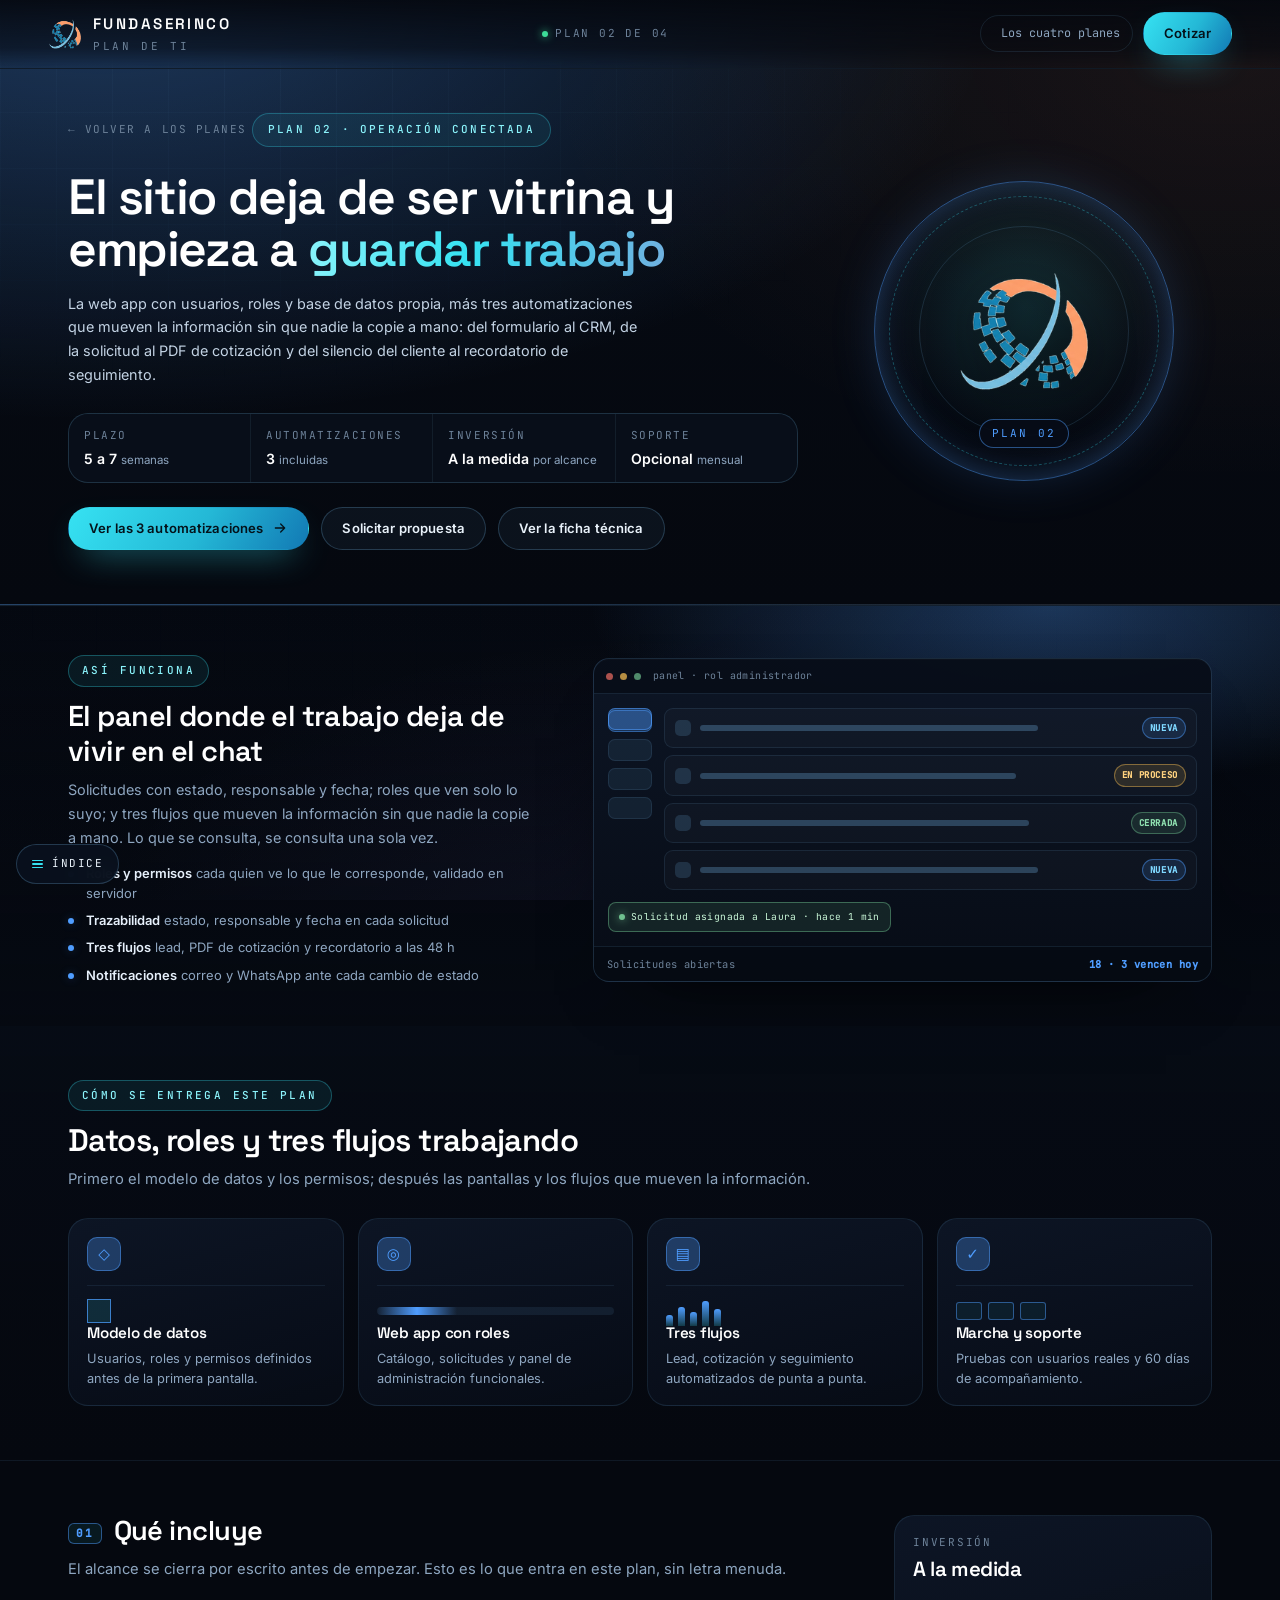
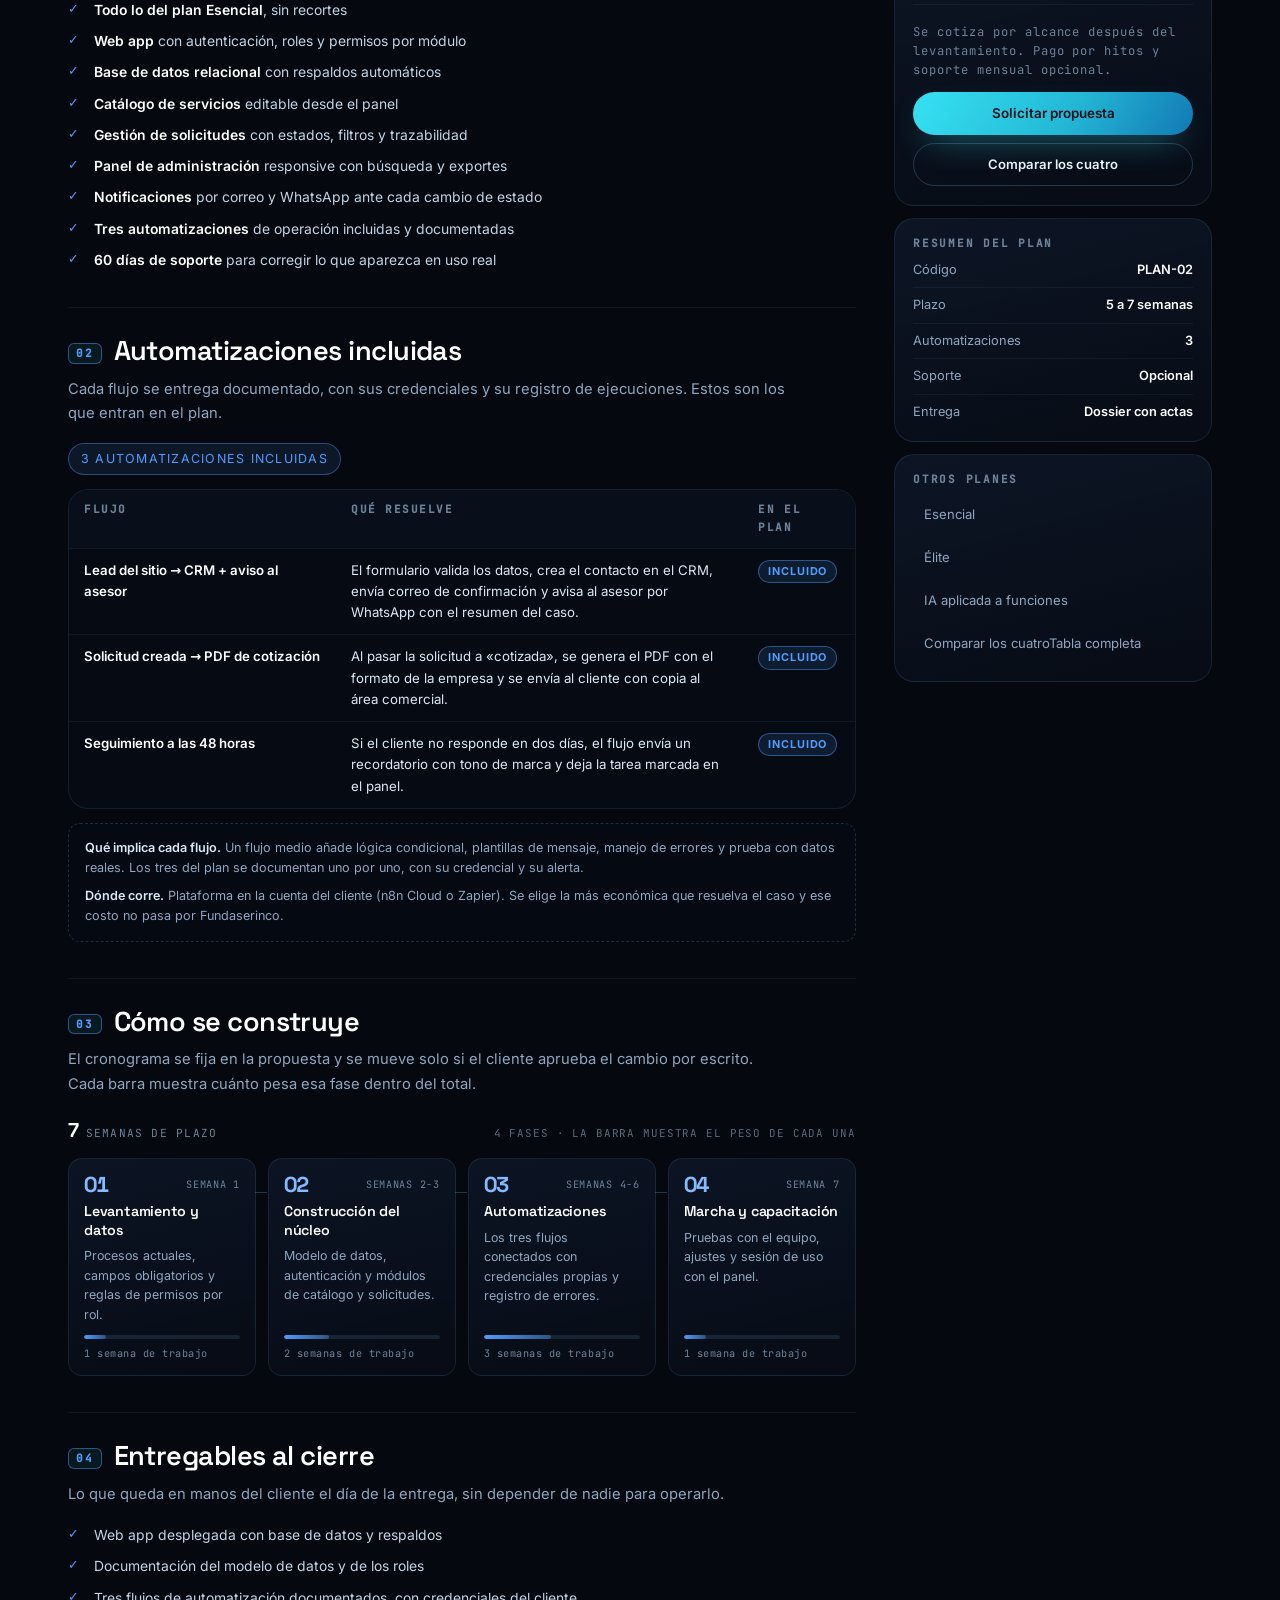
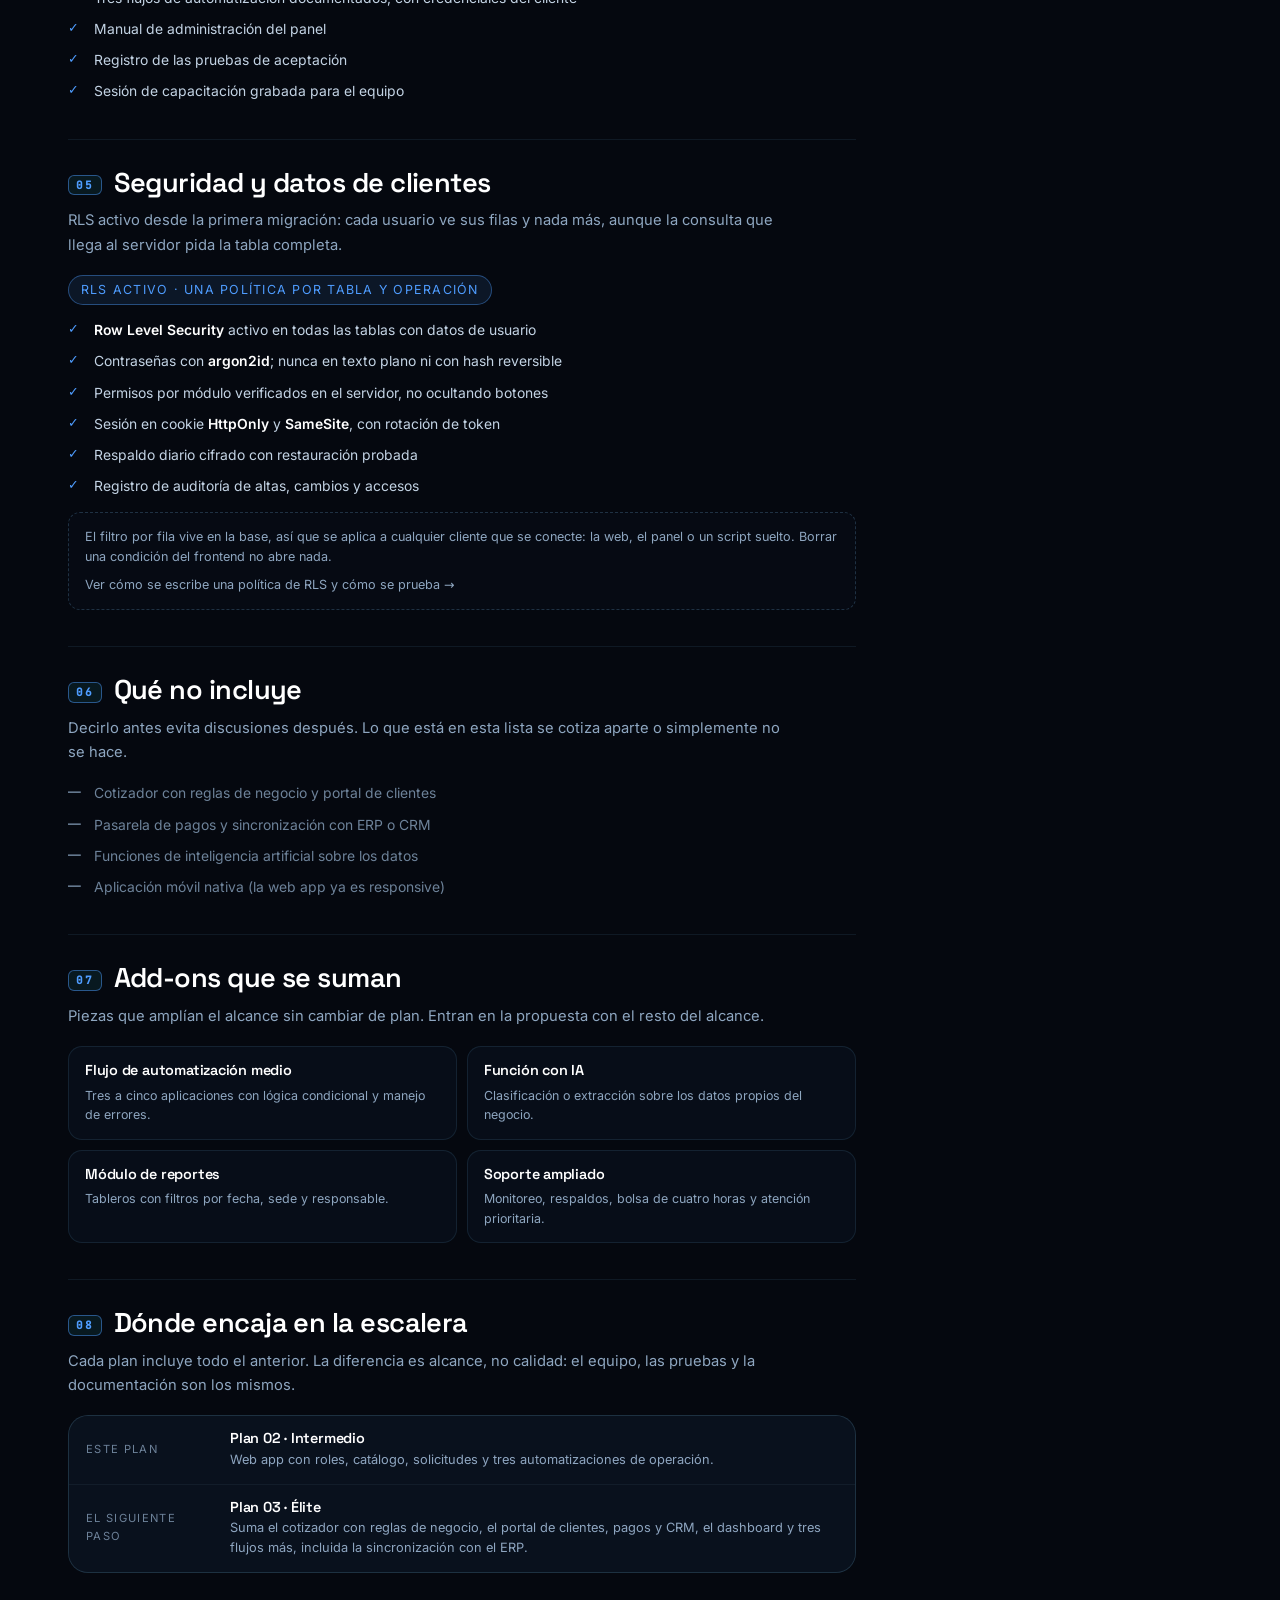
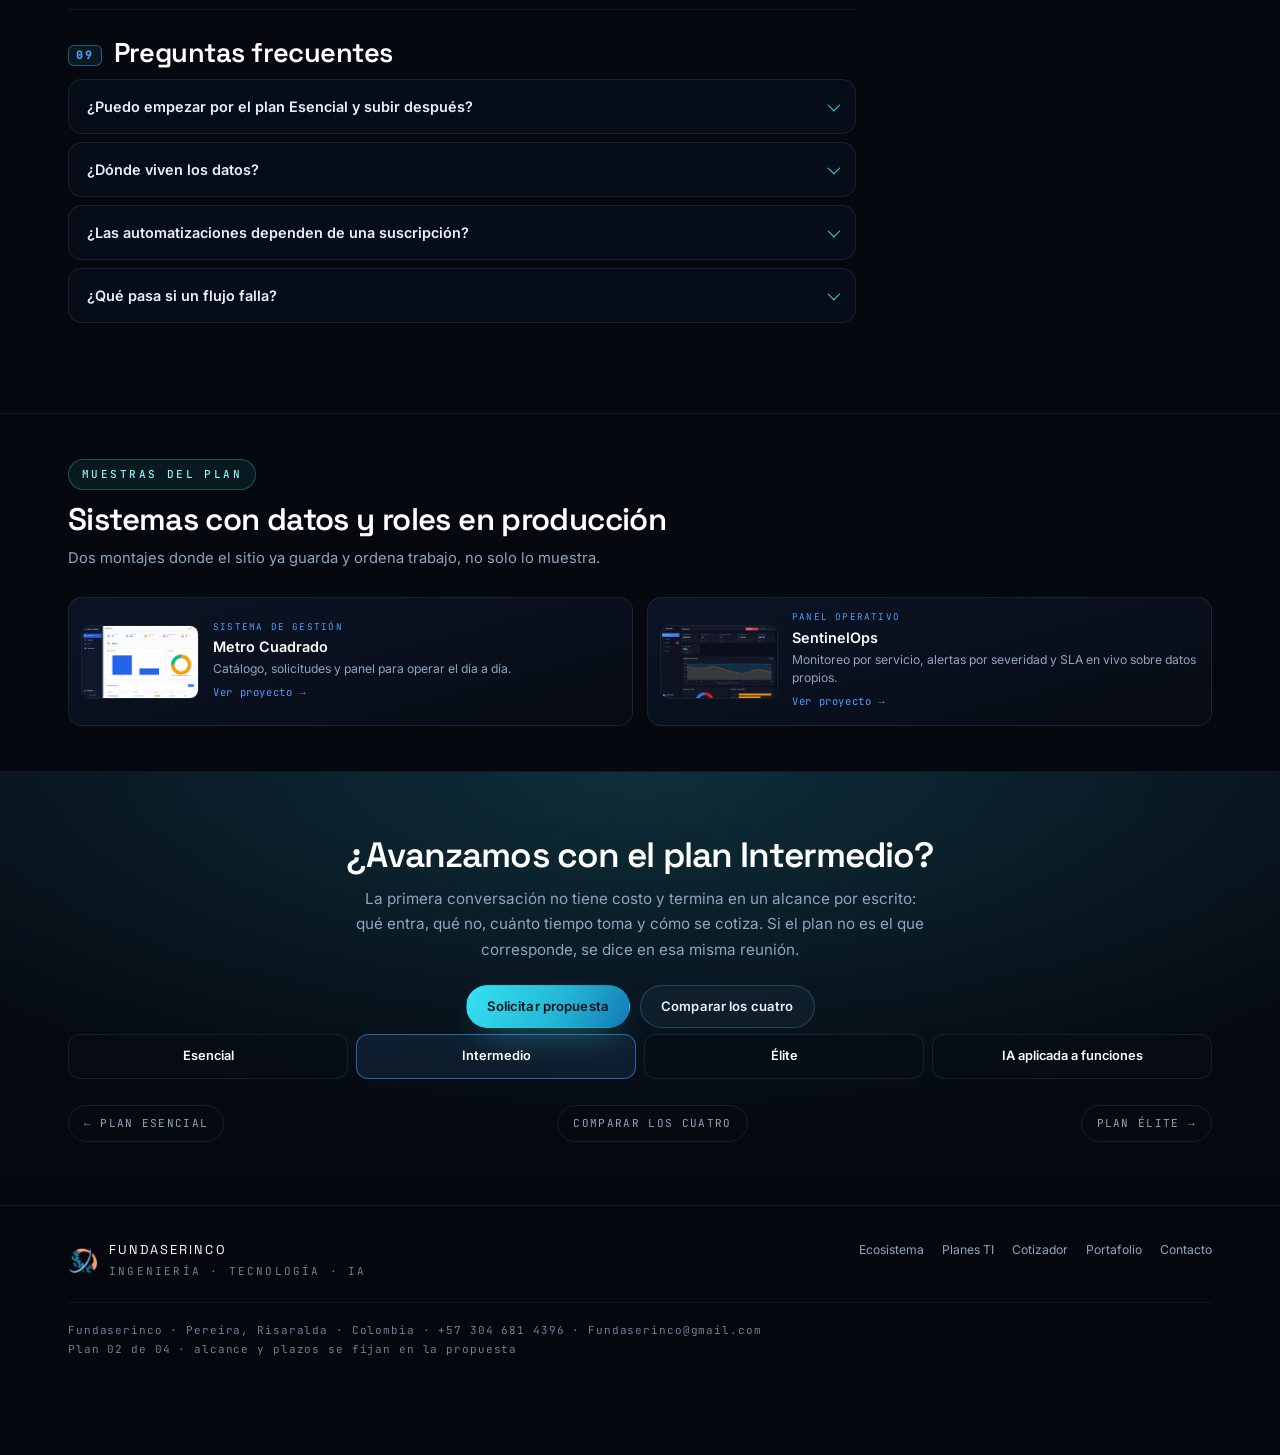
<file: planes/intermedio.html>
<!DOCTYPE html>
<html lang="es" class="no-js">
<head>
<meta charset="UTF-8">
<meta name="viewport" content="width=device-width, initial-scale=1.0">
<meta name="theme-color" content="#05080f">
<meta name="description" content="Plan Intermedio de Fundaserinco: web app con roles, base de datos, catálogo de servicios, panel de administración y tres automatizaciones de operación incluidas.">
<link rel="icon" type="image/png" sizes="32x32" href="../assets/img/brand/logo-simbolo-128.png">
<link rel="apple-touch-icon" href="../assets/img/brand/logo-simbolo-180.png">
<title>Plan Intermedio · operación conectada | Fundaserinco</title>
<meta property="og:type" content="article">
<meta property="og:site_name" content="Fundaserinco">
<meta property="og:locale" content="es_CO">
<meta property="og:title" content="Plan Intermedio · operación conectada | Fundaserinco">
<meta property="og:description" content="Plan Intermedio de Fundaserinco: web app con roles, base de datos, catálogo de servicios, panel de administración y tres automatizaciones de operación incluidas.">
<meta property="og:image" content="../assets/img/og/planes.jpg">
<meta property="og:image:width" content="1200">
<meta property="og:image:height" content="630">
<meta property="og:image:type" content="image/jpeg">
<meta name="twitter:card" content="summary_large_image">
<meta name="twitter:title" content="Plan Intermedio · operación conectada | Fundaserinco">
<meta name="twitter:description" content="Plan Intermedio de Fundaserinco: web app con roles, base de datos, catálogo de servicios, panel de administración y tres automatizaciones de operación incluidas.">
<meta name="twitter:image" content="../assets/img/og/planes.jpg">
<link rel="preload" href="../assets/fonts/inter-latin.woff2" as="font" type="font/woff2" crossorigin>
<link rel="preload" href="../assets/fonts/space-grotesk-latin.woff2" as="font" type="font/woff2" crossorigin>
<link rel="stylesheet" href="../css/fonts.css?v=20261120e">
<script>document.documentElement.classList.remove("no-js");</script>
<link rel="stylesheet" href="../css/styles.css?v=20261122j">
<link rel="stylesheet" href="../css/plan-detalle.css?v=20261122c">
<link rel="stylesheet" href="../css/plan-ti.css?v=20261122g">
<link rel="stylesheet" href="../css/detalle.css?v=20261120h">
</head>
<body class="detalle plan-page" style="--accent:#4f9dff;--accent-soft:rgba(79,157,255,.30);--accent-line:rgba(79,157,255,.48)">

<header class="topbar">
  <a class="tb-brand" href="../index.html" aria-label="Fundaserinco, volver al portafolio">
    <img src="../assets/img/brand/logo-simbolo-128.png" alt="Símbolo Fundaserinco">
    <span class="tb-name">Fundaserinco<span>Plan de TI</span></span>
  </a>
  <div class="tb-status"><i></i>Plan 02 de 04</div>
  <div class="tb-right">
    <a class="tb-tel" href="index.html">
      <svg viewBox="0 0 24 24" aria-hidden="true"><path d="M5 12h14M13 6l6 6-6 6" stroke-linecap="round" stroke-linejoin="round"/></svg>
      <span>Los cuatro planes</span>
    </a>
    <a class="btn btn-primary" href="#cotizar">Cotizar</a>
  </div>
</header>

<main>
  <section class="plan-hero" style="--accent:#4f9dff;--accent-soft:rgba(79,157,255,.30);--accent-line:rgba(79,157,255,.48)">
    <div class="wrap">
      <div class="hero-grid">
        <div class="hero-copy">
          <a class="back" href="index.html">← Volver a los planes</a>
          <span class="eyebrow">Plan 02 · Operación conectada</span>
          <h1>El sitio deja de ser vitrina y empieza a <span class="grad">guardar trabajo</span></h1>
          <p class="sub">La web app con usuarios, roles y base de datos propia, más tres automatizaciones que mueven la información sin que nadie la copie a mano: del formulario al CRM, de la solicitud al PDF de cotización y del silencio del cliente al recordatorio de seguimiento.</p>
          <div class="plan-facts">
        <div><span>Plazo</span><b>5 a 7 <small>semanas</small></b></div>
        <div><span>Automatizaciones</span><b>3 <small>incluidas</small></b></div>
        <div><span>Inversión</span><b>A la medida <small>por alcance</small></b></div>
        <div><span>Soporte</span><b>Opcional <small>mensual</small></b></div>
          </div>
          <div class="scene-actions">
          <a class="btn btn-primary" href="#autom">Ver las 3 automatizaciones
            <svg viewBox="0 0 24 24" aria-hidden="true"><path d="M5 12h14M13 6l6 6-6 6" stroke-linecap="round" stroke-linejoin="round"/></svg>
          </a>
          <a class="btn btn-ghost" href="https://wa.me/573046814396?text=Hola%2C%20quiero%20una%20propuesta%20del%20plan%20Intermedio">Solicitar propuesta</a>
          <a class="btn btn-ghost" href="../servicios/tecnologia-software.html">Ver la ficha técnica</a>
          </div>
        </div>
        <div class="hero-visual">
          <div class="seal">
            <span class="seal-ring"></span><span class="seal-ring two"></span>
            <span class="seal-icon"><img src="../assets/img/brand/logo-simbolo-180.png" alt="" width="180" height="180" decoding="async"></span>
            <span class="seal-tag">Plan 02</span>
            <i class="spark s1"></i><i class="spark s2"></i><i class="spark s3"></i><i class="spark s4"></i>
          </div>
        </div>
      </div>
    </div>
  </section>

  <section class="demo-band">
    <div class="wrap demo-grid">
      <div class="demo-copy">
        <span class="sec-tag">Así funciona</span>
        <h2>El panel donde el trabajo deja de vivir en el chat</h2>
        <p>Solicitudes con estado, responsable y fecha; roles que ven solo lo suyo; y tres flujos que mueven la información sin que nadie la copie a mano. Lo que se consulta, se consulta una sola vez.</p>
        <ul class="demo-list">
            <li><b>Roles y permisos</b> cada quien ve lo que le corresponde, validado en servidor</li>
            <li><b>Trazabilidad</b> estado, responsable y fecha en cada solicitud</li>
            <li><b>Tres flujos</b> lead, PDF de cotización y recordatorio a las 48 h</li>
            <li><b>Notificaciones</b> correo y WhatsApp ante cada cambio de estado</li>
        </ul>
      </div>
      <div class="demo-visual">
      <div class="mock mk-panel">
        <div class="mock-top"><i></i><i></i><i></i><em>panel · rol administrador</em></div>
        <div class="mk-panel-body">
          <div class="mk-side"><span class="on"></span><span></span><span></span><span></span></div>
          <div class="mk-rows">
            <div class="mk-row"><i></i><span></span><b class="s1">Nueva</b></div>
            <div class="mk-row"><i></i><span></span><b class="s2">En proceso</b></div>
            <div class="mk-row"><i></i><span></span><b class="s3">Cerrada</b></div>
            <div class="mk-row"><i></i><span></span><b class="s1">Nueva</b></div>
          </div>
          <span class="mk-toast">Solicitud asignada a Laura · hace 1 min</span>
        </div>
        <div class="mock-foot"><span>Solicitudes abiertas</span><b>18 · 3 vencen hoy</b></div>
      </div>
      </div>
    </div>
  </section>

  <section class="proc-band">
    <div class="wrap">
      <div class="proc-head">
        <span class="sec-tag">Cómo se entrega este plan</span>
        <h2>Datos, roles y tres flujos trabajando</h2>
        <p>Primero el modelo de datos y los permisos; después las pantallas y los flujos que mueven la información.</p>
      </div>
      <div class="proc-grid">
        <article class="proc-card">
          <span class="proc-ico">◇</span>
          <div class="mini"><div class="mini-cube"><i></i><i></i><i></i><i></i><i></i><i></i></div></div>
          <h3>Modelo de datos</h3>
          <p>Usuarios, roles y permisos definidos antes de la primera pantalla.</p>
        </article>
        <article class="proc-card">
          <span class="proc-ico">◎</span>
          <div class="mini"><div class="mini-scan"></div></div>
          <h3>Web app con roles</h3>
          <p>Catálogo, solicitudes y panel de administración funcionales.</p>
        </article>
        <article class="proc-card">
          <span class="proc-ico">▤</span>
          <div class="mini"><div class="mini-bars"><span></span><span></span><span></span><span></span><span></span></div></div>
          <h3>Tres flujos</h3>
          <p>Lead, cotización y seguimiento automatizados de punta a punta.</p>
        </article>
        <article class="proc-card">
          <span class="proc-ico">✓</span>
          <div class="mini"><div class="mini-pay"><i></i><i></i><i></i></div></div>
          <h3>Marcha y soporte</h3>
          <p>Pruebas con usuarios reales y 60 días de acompañamiento.</p>
        </article>
      </div>
    </div>
  </section>

  <section class="plan-main">
    <div class="wrap plan-grid">
      <div class="plan-col">

        <div class="blk" id="incluye">
          <h2><span class="n">01</span>Qué incluye</h2>
          <p class="sub">El alcance se cierra por escrito antes de empezar. Esto es lo que entra en este plan, sin letra menuda.</p>
          <ul class="chk">
            <li><b>Todo lo del plan Esencial</b>, sin recortes</li>
            <li><b>Web app</b> con autenticación, roles y permisos por módulo</li>
            <li><b>Base de datos relacional</b> con respaldos automáticos</li>
            <li><b>Catálogo de servicios</b> editable desde el panel</li>
            <li><b>Gestión de solicitudes</b> con estados, filtros y trazabilidad</li>
            <li><b>Panel de administración</b> responsive con búsqueda y exportes</li>
            <li><b>Notificaciones</b> por correo y WhatsApp ante cada cambio de estado</li>
            <li><b>Tres automatizaciones</b> de operación incluidas y documentadas</li>
            <li><b>60 días de soporte</b> para corregir lo que aparezca en uso real</li>
          </ul>
        </div>

        <div class="blk" id="autom">
          <h2><span class="n">02</span>Automatizaciones incluidas</h2>
          <p class="sub">Cada flujo se entrega documentado, con sus credenciales y su registro de ejecuciones. Estos son los que entran en el plan.</p>
          <div class="auto-head">
            <span class="auto-count">3 automatizaciones incluidas</span>
          </div>
          <div class="tbl-wrap">
            <table class="tbl">
              <thead>
                <tr><th scope="col">Flujo</th><th scope="col">Qué resuelve</th><th scope="col">En el plan</th></tr>
              </thead>
              <tbody>
            <tr class="is-in">
              <th scope="row"><span class="flow-name">Lead del sitio → CRM + aviso al asesor</span></th>
              <td>El formulario valida los datos, crea el contacto en el CRM, envía correo de confirmación y avisa al asesor por WhatsApp con el resumen del caso.</td>
              <td><span class="tag-in">Incluido</span></td>
            </tr>
            <tr class="is-in">
              <th scope="row"><span class="flow-name">Solicitud creada → PDF de cotización</span></th>
              <td>Al pasar la solicitud a «cotizada», se genera el PDF con el formato de la empresa y se envía al cliente con copia al área comercial.</td>
              <td><span class="tag-in">Incluido</span></td>
            </tr>
            <tr class="is-in">
              <th scope="row"><span class="flow-name">Seguimiento a las 48 horas</span></th>
              <td>Si el cliente no responde en dos días, el flujo envía un recordatorio con tono de marca y deja la tarea marcada en el panel.</td>
              <td><span class="tag-in">Incluido</span></td>
            </tr>
              </tbody>
            </table>
          </div>
          <div class="auto-note">
            <p><b>Qué implica cada flujo.</b> Un flujo medio añade lógica condicional, plantillas de mensaje, manejo de errores y prueba con datos reales. Los tres del plan se documentan uno por uno, con su credencial y su alerta.</p>
            <p><b>Dónde corre.</b> Plataforma en la cuenta del cliente (n8n Cloud o Zapier). Se elige la más económica que resuelva el caso y ese costo no pasa por Fundaserinco.</p>
          </div>
        </div>

        <div class="blk" id="construye">
          <h2><span class="n">03</span>Cómo se construye</h2>
          <p class="sub">El cronograma se fija en la propuesta y se mueve solo si el cliente aprueba el cambio por escrito. Cada barra muestra cuánto pesa esa fase dentro del total.</p>
          <div class="rm-head">
            <span class="rm-total"><b>7</b> semanas de plazo</span>
            <span class="rm-note">4 fases · la barra muestra el peso de cada una</span>
          </div>
          <ol class="roadmap">
          <li class="rm-step">
            <span class="rm-top"><span class="rm-num">01</span><span class="rm-when">Semana 1</span></span>
            <h4>Levantamiento y datos</h4>
            <p>Procesos actuales, campos obligatorios y reglas de permisos por rol.</p>
            <span class="rm-gauge"><i style="--w:14%"></i></span>
            <span class="rm-dur">1 semana de trabajo</span>
          </li>
          <li class="rm-step">
            <span class="rm-top"><span class="rm-num">02</span><span class="rm-when">Semanas 2-3</span></span>
            <h4>Construcción del núcleo</h4>
            <p>Modelo de datos, autenticación y módulos de catálogo y solicitudes.</p>
            <span class="rm-gauge"><i style="--w:29%"></i></span>
            <span class="rm-dur">2 semanas de trabajo</span>
          </li>
          <li class="rm-step">
            <span class="rm-top"><span class="rm-num">03</span><span class="rm-when">Semanas 4-6</span></span>
            <h4>Automatizaciones</h4>
            <p>Los tres flujos conectados con credenciales propias y registro de errores.</p>
            <span class="rm-gauge"><i style="--w:43%"></i></span>
            <span class="rm-dur">3 semanas de trabajo</span>
          </li>
          <li class="rm-step">
            <span class="rm-top"><span class="rm-num">04</span><span class="rm-when">Semana 7</span></span>
            <h4>Marcha y capacitación</h4>
            <p>Pruebas con el equipo, ajustes y sesión de uso con el panel.</p>
            <span class="rm-gauge"><i style="--w:14%"></i></span>
            <span class="rm-dur">1 semana de trabajo</span>
          </li>
          </ol>
        </div>

        <div class="blk" id="entregables">
          <h2><span class="n">04</span>Entregables al cierre</h2>
          <p class="sub">Lo que queda en manos del cliente el día de la entrega, sin depender de nadie para operarlo.</p>
          <ul class="chk">
            <li>Web app desplegada con base de datos y respaldos</li>
            <li>Documentación del modelo de datos y de los roles</li>
            <li>Tres flujos de automatización documentados, con credenciales del cliente</li>
            <li>Manual de administración del panel</li>
            <li>Registro de las pruebas de aceptación</li>
            <li>Sesión de capacitación grabada para el equipo</li>
          </ul>
        </div>

        <div class="blk" id="seguridad">
          <h2><span class="n">05</span>Seguridad y datos de clientes</h2>
          <p class="sub">RLS activo desde la primera migración: cada usuario ve sus filas y nada más, aunque la consulta que llega al servidor pida la tabla completa.</p>
          <div class="auto-head">
            <span class="auto-count auto-wrap">RLS activo · una política por tabla y operación</span>
          </div>
          <ul class="chk">
            <li><b>Row Level Security</b> activo en todas las tablas con datos de usuario</li>
            <li>Contraseñas con <b>argon2id</b>; nunca en texto plano ni con hash reversible</li>
            <li>Permisos por módulo verificados en el servidor, no ocultando botones</li>
            <li>Sesión en cookie <b>HttpOnly</b> y <b>SameSite</b>, con rotación de token</li>
            <li>Respaldo diario cifrado con restauración probada</li>
            <li>Registro de auditoría de altas, cambios y accesos</li>
          </ul>
          <div class="note-box">
            <p>El filtro por fila vive en la base, así que se aplica a cualquier cliente que se conecte: la web, el panel o un script suelto. Borrar una condición del frontend no abre nada.</p>
            <p><a href="../servicios/tecnologia-software.html#seguridad">Ver cómo se escribe una política de RLS y cómo se prueba →</a></p>
          </div>
        </div>

        <div class="blk" id="excluye">
          <h2><span class="n">06</span>Qué no incluye</h2>
          <p class="sub">Decirlo antes evita discusiones después. Lo que está en esta lista se cotiza aparte o simplemente no se hace.</p>
          <ul class="chk">
            <li class="no">Cotizador con reglas de negocio y portal de clientes</li>
            <li class="no">Pasarela de pagos y sincronización con ERP o CRM</li>
            <li class="no">Funciones de inteligencia artificial sobre los datos</li>
            <li class="no">Aplicación móvil nativa (la web app ya es responsive)</li>
          </ul>
        </div>

        <div class="blk" id="addons">
          <h2><span class="n">07</span>Add-ons que se suman</h2>
          <p class="sub">Piezas que amplían el alcance sin cambiar de plan. Entran en la propuesta con el resto del alcance.</p>
          <div class="addon-grid">
          <article class="addon-card">
            <h3>Flujo de automatización medio</h3>
            <p>Tres a cinco aplicaciones con lógica condicional y manejo de errores.</p>
          </article>
          <article class="addon-card">
            <h3>Función con IA</h3>
            <p>Clasificación o extracción sobre los datos propios del negocio.</p>
          </article>
          <article class="addon-card">
            <h3>Módulo de reportes</h3>
            <p>Tableros con filtros por fecha, sede y responsable.</p>
          </article>
          <article class="addon-card">
            <h3>Soporte ampliado</h3>
            <p>Monitoreo, respaldos, bolsa de cuatro horas y atención prioritaria.</p>
          </article>
          </div>
        </div>

        <div class="blk" id="escalera">
          <h2><span class="n">08</span>Dónde encaja en la escalera</h2>
          <p class="sub">Cada plan incluye todo el anterior. La diferencia es alcance, no calidad: el equipo, las pruebas y la documentación son los mismos.</p>
          <div class="ladder">
            <div class="ladder-row is-base">
              <span class="l-step">Este plan</span>
              <div>
                <h4>Plan 02 · Intermedio</h4>
                <p>Web app con roles, catálogo, solicitudes y tres automatizaciones de operación.</p>
              </div>
            </div>
            <div class="ladder-row">
              <span class="l-step">El siguiente paso</span>
              <div>
                <h4>Plan 03 · Élite</h4>
                <p>Suma el cotizador con reglas de negocio, el portal de clientes, pagos y CRM, el dashboard y tres flujos más, incluida la sincronización con el ERP.</p>
              </div>
            </div>
          </div>
        </div>

        <div class="blk" id="preguntas">
          <h2><span class="n">09</span>Preguntas frecuentes</h2>
          <div class="faq">
          <details class="faq-item">
            <summary>¿Puedo empezar por el plan Esencial y subir después?</summary>
            <div class="faq-body"><p>Sí. La landing del plan Esencial se reutiliza dentro del Intermedio, y lo ya pagado se descuenta del nuevo alcance dentro de los primeros seis meses.</p></div>
          </details>
          <details class="faq-item">
            <summary>¿Dónde viven los datos?</summary>
            <div class="faq-body"><p>En la base de datos del proyecto, con respaldos diarios y retención configurable. El cliente es dueño de la base y puede exportarla completa cuando quiera.</p></div>
          </details>
          <details class="faq-item">
            <summary>¿Las automatizaciones dependen de una suscripción?</summary>
            <div class="faq-body"><p>Los flujos corren en una plataforma de automatización con costo mensual propio, que se paga desde la cuenta del cliente. Se elige la más económica que resuelva el caso.</p></div>
          </details>
          <details class="faq-item">
            <summary>¿Qué pasa si un flujo falla?</summary>
            <div class="faq-body"><p>Cada flujo tiene registro de ejecuciones y alerta al responsable. Los reintentos son automáticos y, si el error persiste, llega un aviso por correo con el detalle.</p></div>
          </details>
          </div>
        </div>

      </div>
      <aside class="side">
        <div class="side-card">
          <span class="lab">Inversión</span>
          <div class="big">A la medida</div>
          <p class="fine">Se cotiza por alcance después del levantamiento. Pago por hitos y soporte mensual opcional.</p>
          <a class="cta" href="https://wa.me/573046814396?text=Hola%2C%20quiero%20una%20propuesta%20del%20plan%20Intermedio" target="_blank" rel="noopener">Solicitar propuesta</a>
          <a class="ghost" href="index.html#comparacion">Comparar los cuatro</a>
        </div>
        <div class="side-card">
          <h4>Resumen del plan</h4>
          <ul class="side-list">
            <li>Código <b>PLAN-02</b></li>
            <li>Plazo <b>5 a 7 semanas</b></li>
            <li>Automatizaciones <b>3</b></li>
            <li>Soporte <b>Opcional</b></li>
            <li>Entrega <b>Dossier con actas</b></li>
          </ul>
        </div>
        <div class="side-card">
          <h4>Otros planes</h4>
          <nav class="side-nav" aria-label="Otros planes de TI">
              <a href="esencial.html">Esencial</a>
              <a href="elite.html">Élite</a>
              <a href="ia-aplicada.html">IA aplicada a funciones</a>
            <a href="index.html#comparacion">Comparar los cuatro<span>Tabla completa</span></a>
          </nav>
        </div>
      </aside>
    </div>
  </section>

  <section class="smp-band">
    <div class="wrap">
      <div class="proc-head">
        <span class="sec-tag">Muestras del plan</span>
        <h2>Sistemas con datos y roles en producción</h2>
        <p>Dos montajes donde el sitio ya guarda y ordena trabajo, no solo lo muestra.</p>
      </div>
      <div class="smp-grid">
        <a class="smp-card" href="https://shoyosb-maker.github.io/muestra-metro-cuadrado-/" target="_blank" rel="noopener">
          <span class="smp-img"><img src="../assets/img/portfolio/metro-cuadrado.webp" alt="" loading="lazy" decoding="async" width="320" height="200"></span>
          <span class="smp-body">
            <span class="smp-cat">Sistema de gestión</span>
            <strong>Metro Cuadrado</strong>
            <p>Catálogo, solicitudes y panel para operar el día a día.</p>
            <span class="smp-more">Ver proyecto →</span>
          </span>
        </a>
        <a class="smp-card" href="https://shoyosb-maker.github.io/demo-progreso/" target="_blank" rel="noopener">
          <span class="smp-img"><img src="../assets/img/portfolio/demo-progreso.webp" alt="" loading="lazy" decoding="async" width="320" height="200"></span>
          <span class="smp-body">
            <span class="smp-cat">Panel operativo</span>
            <strong>SentinelOps</strong>
            <p>Monitoreo por servicio, alertas por severidad y SLA en vivo sobre datos propios.</p>
            <span class="smp-more">Ver proyecto →</span>
          </span>
        </a>
      </div>
    </div>
  </section>

  <section class="plan-cta-band" id="cotizar">
    <div class="wrap">
      <h2>¿Avanzamos con el plan Intermedio?</h2>
      <p>La primera conversación no tiene costo y termina en un alcance por escrito: qué entra, qué no, cuánto tiempo toma y cómo se cotiza. Si el plan no es el que corresponde, se dice en esa misma reunión.</p>
      <div class="cta-btns">
        <a class="btn btn-primary" href="https://wa.me/573046814396?text=Hola%2C%20quiero%20una%20propuesta%20del%20plan%20Intermedio" target="_blank" rel="noopener">Solicitar propuesta</a>
        <a class="btn btn-ghost" href="index.html#comparacion">Comparar los cuatro</a>
      </div>
      <nav class="plan-jump" aria-label="Los cuatro planes">
          <a href="esencial.html"><b>Esencial</b></a>
          <a href="intermedio.html" aria-current="page"><b>Intermedio</b></a>
          <a href="elite.html"><b>Élite</b></a>
          <a href="ia-aplicada.html"><b>IA aplicada a funciones</b></a>
      </nav>
      <nav class="det-nav" aria-label="Navegación entre planes">
        <a href="esencial.html">← Plan Esencial</a>
        <a href="index.html#comparacion">Comparar los cuatro</a>
        <a href="elite.html">Plan Élite →</a>
      </nav>
    </div>
  </section>

  <div class="toc-float" data-det-toc></div>
</main>

<footer>
  <div class="wrap">
    <div class="foot-inner">
      <div class="foot-brand">
        <img src="../assets/img/brand/logo-simbolo-128.png" alt="">
        <div>Fundaserinco<span>Ingeniería · Tecnología · IA</span></div>
      </div>
      <nav class="foot-links" aria-label="Enlaces del pie">
        <a href="../index.html#ecosistema">Ecosistema</a>
        <a href="index.html">Planes TI</a>
        <a href="cotizador.html">Cotizador</a>
        <a href="../index.html#portafolio">Portafolio</a>
        <a href="../index.html#contacto">Contacto</a>
      </nav>
    </div>
    <p class="fine">Fundaserinco · Pereira, Risaralda · Colombia · +57 304 681 4396 · Fundaserinco@gmail.com<br>
      Plan 02 de 04 · alcance y plazos se fijan en la propuesta</p>
  </div>
</footer>

<script src="../js/detalle.js?v=20261122h" defer></script>

</body>
</html>
</file>
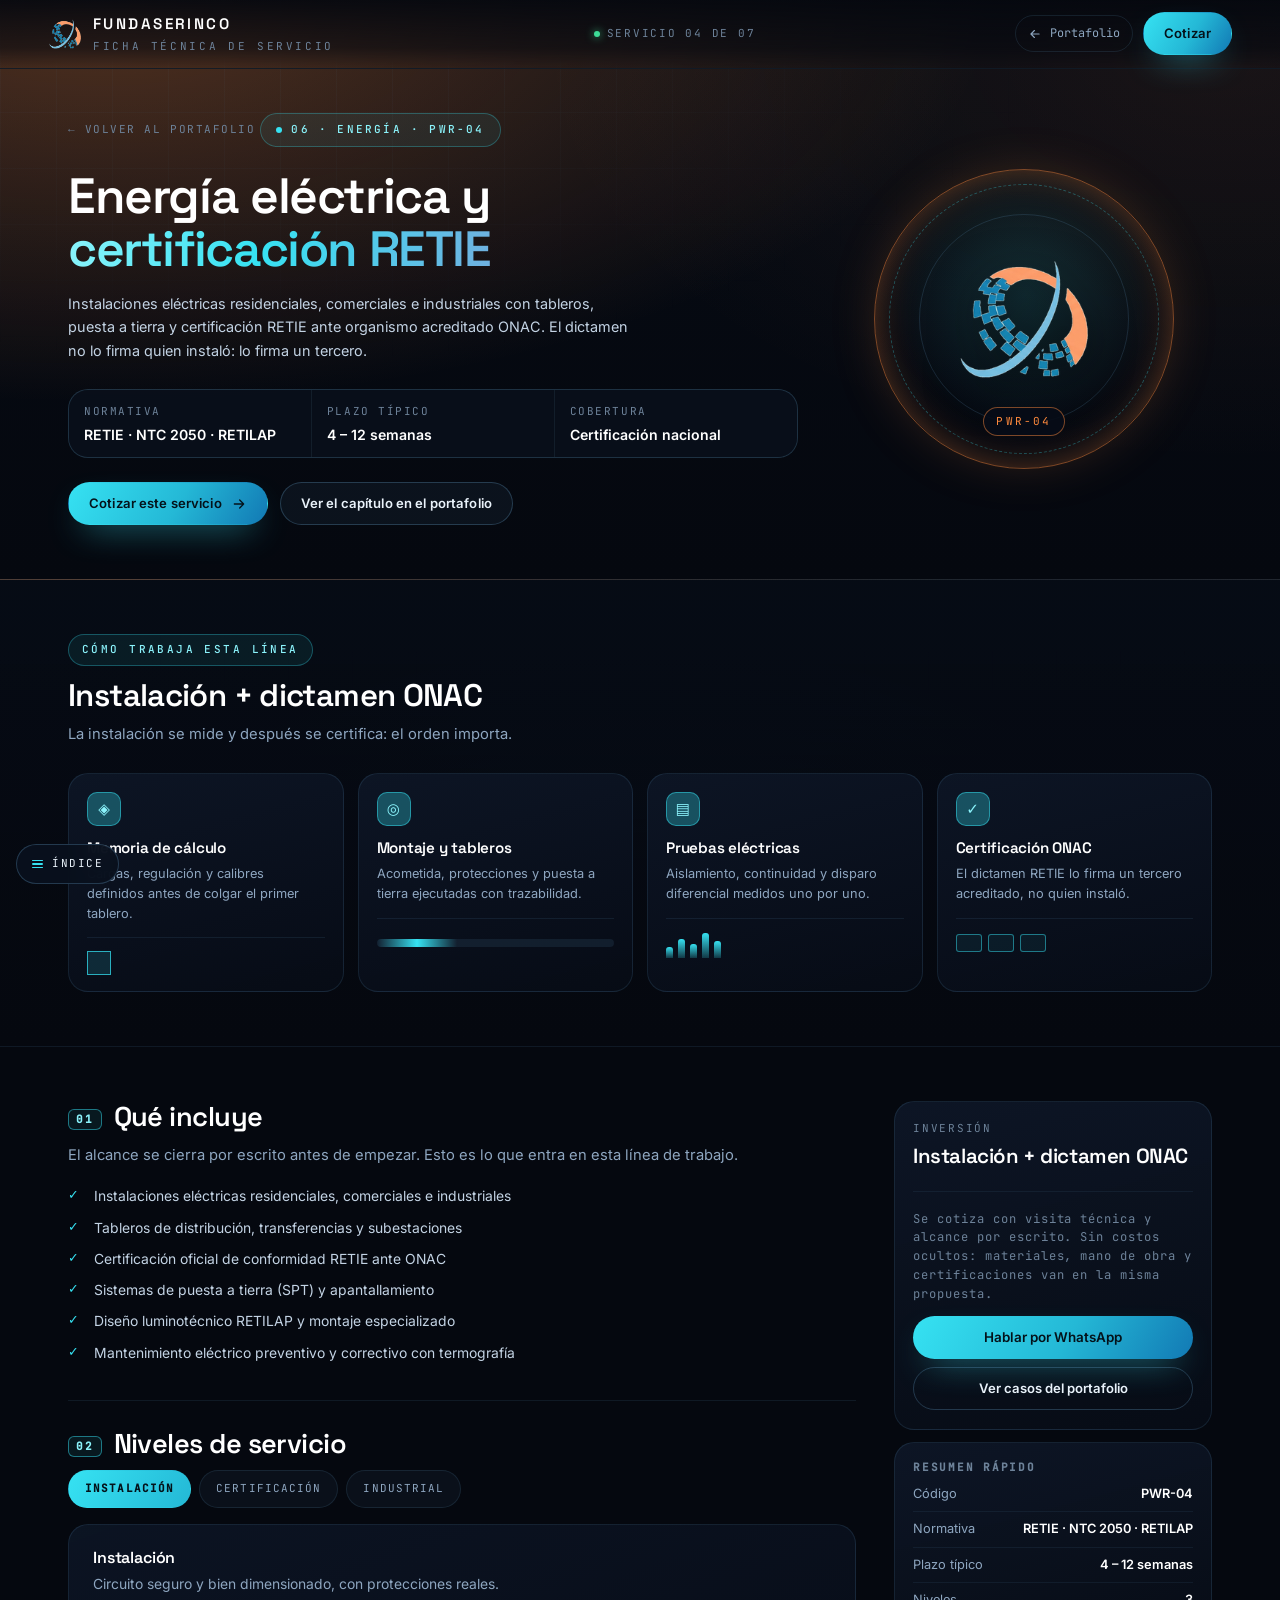
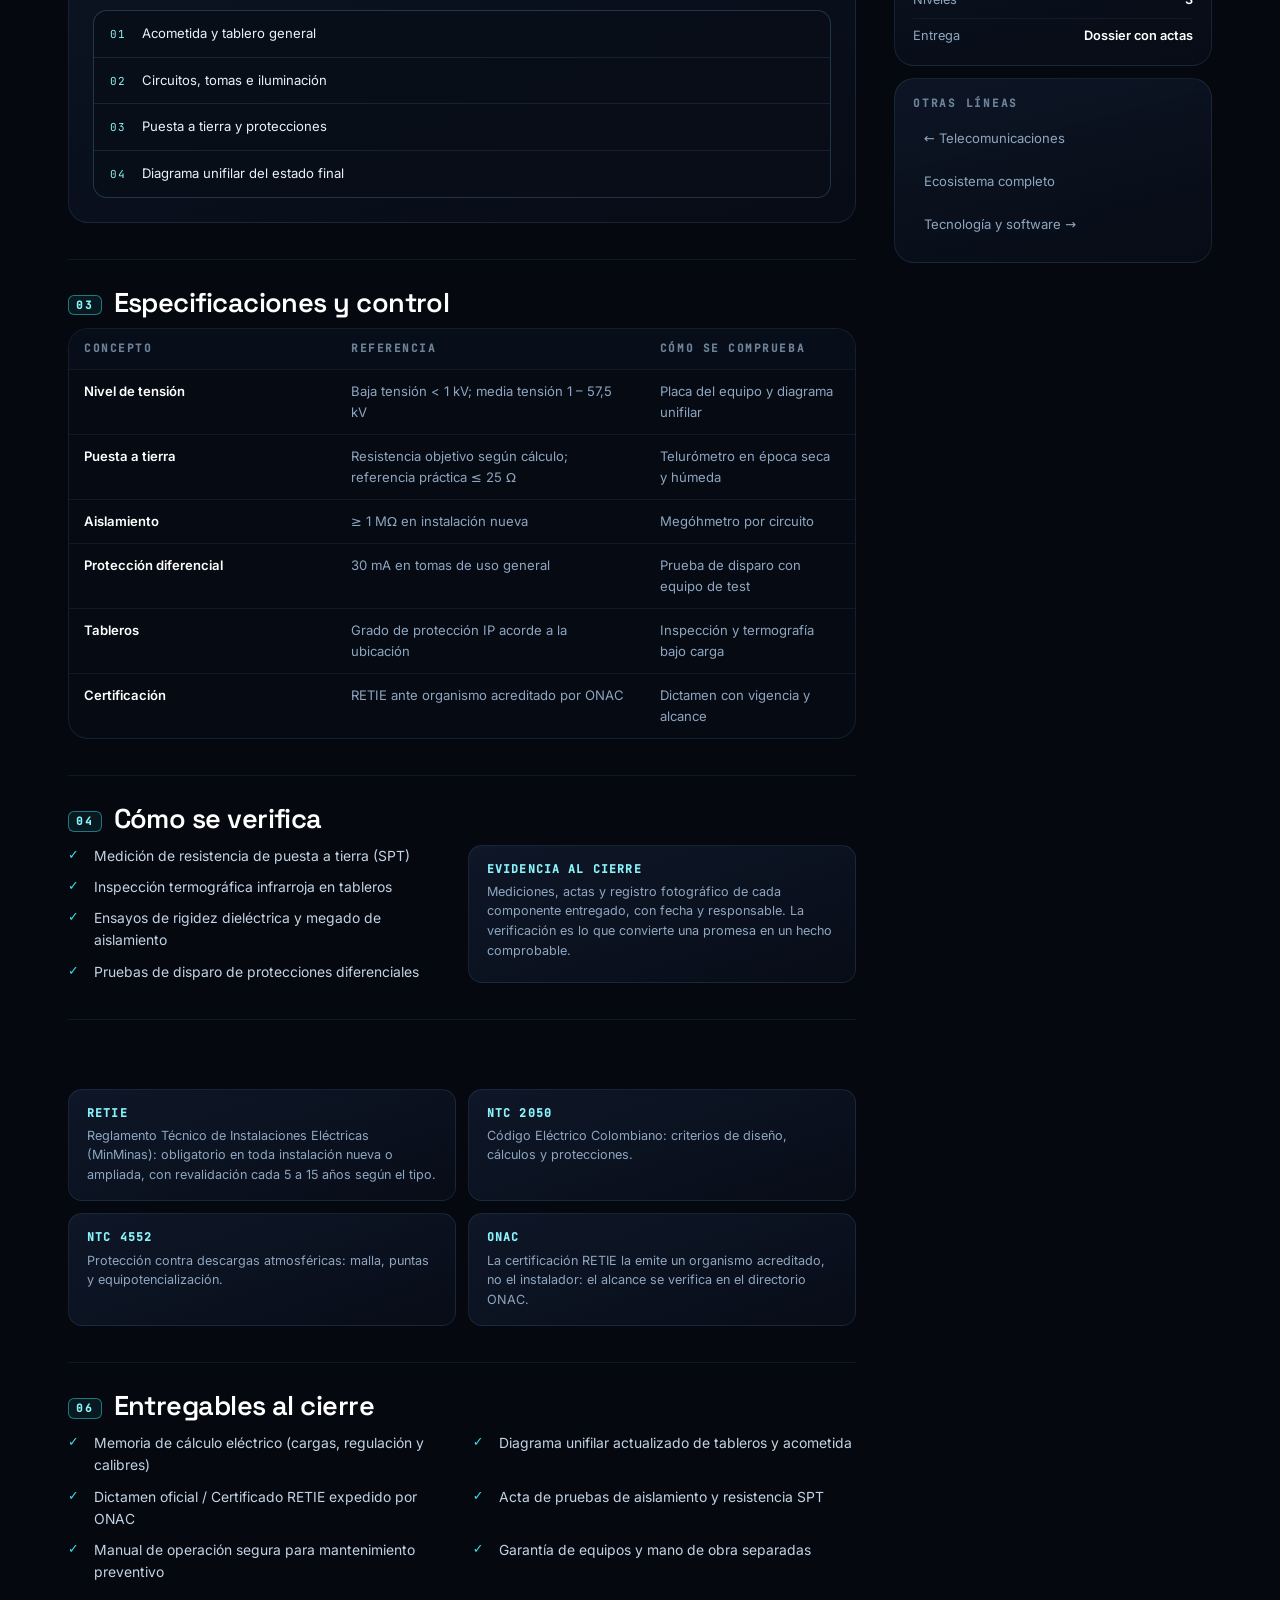
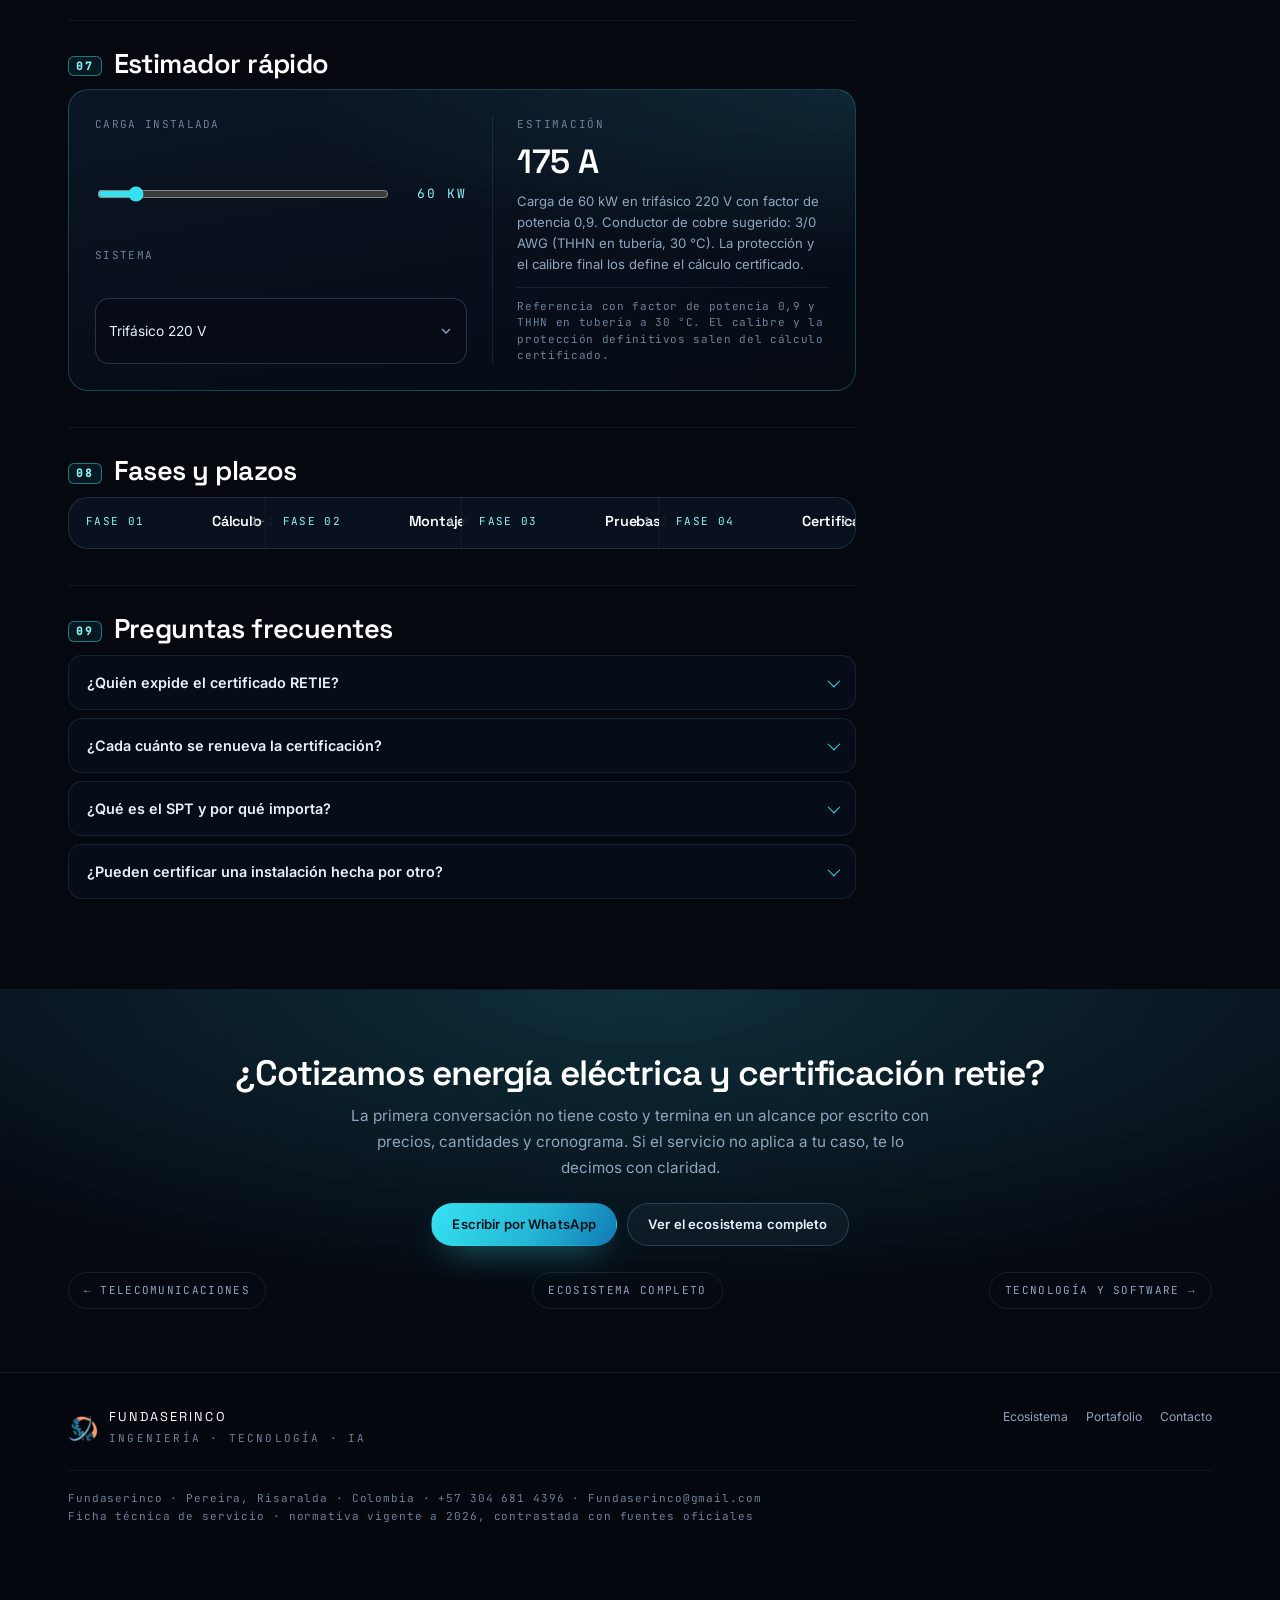
<file: servicios/energia-retie.html>
<!DOCTYPE html>
<html lang="es" class="no-js">
<head>
<meta charset="UTF-8">
<meta name="viewport" content="width=device-width, initial-scale=1.0">
<meta name="theme-color" content="#05080f">
<meta name="description" content="Energía y RETIE en el Eje Cafetero: Instalaciones eléctricas residenciales, comerciales e industriales con tableros, puesta a tierra y certificación RETIE a">
<link rel="icon" type="image/png" sizes="32x32" href="../assets/img/brand/logo-simbolo-128.png">
<link rel="apple-touch-icon" href="../assets/img/brand/logo-simbolo-180.png">
<title>Energía eléctrica y certificación RETIE · Fundaserinco</title>
<meta property="og:type" content="article">
<meta property="og:site_name" content="Fundaserinco">
<meta property="og:locale" content="es_CO">
<meta property="og:title" content="Energía eléctrica y certificación RETIE · Fundaserinco">
<meta property="og:description" content="Energía y RETIE en el Eje Cafetero: Instalaciones eléctricas residenciales, comerciales e industriales con tableros, puesta a tierra y certificación RETIE a">
<meta property="og:image" content="../assets/img/og/servicios.jpg">
<meta property="og:image:width" content="1200">
<meta property="og:image:height" content="630">
<meta property="og:image:type" content="image/jpeg">
<meta name="twitter:card" content="summary_large_image">
<meta name="twitter:title" content="Energía eléctrica y certificación RETIE · Fundaserinco">
<meta name="twitter:description" content="Energía y RETIE en el Eje Cafetero: Instalaciones eléctricas residenciales, comerciales e industriales con tableros, puesta a tierra y certificación RETIE a">
<meta name="twitter:image" content="../assets/img/og/servicios.jpg">
<link rel="preload" href="../assets/fonts/inter-latin.woff2" as="font" type="font/woff2" crossorigin>
<link rel="preload" href="../assets/fonts/space-grotesk-latin.woff2" as="font" type="font/woff2" crossorigin>
<link rel="preload" href="../assets/fonts/jetbrains-mono-latin.woff2" as="font" type="font/woff2" crossorigin>
<link rel="stylesheet" href="../css/fonts.css?v=20261120e">
<script>document.documentElement.classList.remove("no-js");</script>
<link rel="stylesheet" href="../css/styles.css?v=20261122j">
<link rel="stylesheet" href="../css/plan-detalle.css?v=20261122c">
<link rel="stylesheet" href="../css/detalle.css?v=20261120h">
</head>
<body class="detalle plan-page">

<header class="topbar">
  <a class="tb-brand" href="../index.html" aria-label="Fundaserinco, volver al portafolio">
    <img src="../assets/img/brand/logo-simbolo-128.png" alt="Símbolo Fundaserinco">
    <span class="tb-name">Fundaserinco<span>Ficha técnica de servicio</span></span>
  </a>
  <div class="tb-status"><i></i>Servicio 04 de 07</div>
  <div class="tb-right">
    <a class="tb-tel" href="../index.html#ecosistema">
      <svg viewBox="0 0 24 24" width="14" height="14" fill="none" stroke="currentColor" stroke-width="1.9" stroke-linecap="round" stroke-linejoin="round" aria-hidden="true"><path d="M19 12H5M11 6l-6 6 6 6"/></svg>
      <span>Portafolio</span>
    </a>
    <a class="btn btn-primary" href="#cotizar">Cotizar</a>
  </div>
</header>

<main>

  <section class="plan-hero" style="--accent:#ff8a3d;--accent-soft:rgba(255,138,61,.3);--accent-line:rgba(255,138,61,.48)">
    <div class="wrap hero-grid">
      <div class="hero-copy">
        <a class="back" href="../index.html#energia">← Volver al portafolio</a>
        <span class="eyebrow"><span class="dot"></span>06 · Energía · PWR-04</span>
        <h1>Energía eléctrica y <span class="grad">certificación RETIE</span></h1>
        <p class="sub">Instalaciones eléctricas residenciales, comerciales e industriales con tableros, puesta a tierra y certificación RETIE ante organismo acreditado ONAC. El dictamen no lo firma quien instaló: lo firma un tercero.</p>
        <div class="plan-facts">
          <div><span>Normativa</span><b>RETIE · NTC 2050 · RETILAP</b></div>
          <div><span>Plazo típico</span><b>4 – 12 semanas</b></div>
          <div><span>Cobertura</span><b>Certificación nacional</b></div>
        </div>
        <div class="scene-actions">
          <a class="btn btn-primary" href="#cotizar">Cotizar este servicio
            <svg viewBox="0 0 24 24" aria-hidden="true"><path d="M5 12h14M13 6l6 6-6 6" stroke-linecap="round" stroke-linejoin="round"/></svg>
          </a>
          <a class="btn btn-ghost" href="../index.html#energia">Ver el capítulo en el portafolio</a>
        </div>
      </div>
      <div class="hero-visual">
        <div class="seal">
          <span class="seal-ring"></span><span class="seal-ring two"></span>
          <span class="seal-icon"><img src="../assets/img/brand/logo-simbolo-180.png" alt="" width="180" height="180" decoding="async"></span>
          <span class="seal-tag">PWR-04</span>
          <i class="spark s1"></i><i class="spark s2"></i><i class="spark s3"></i><i class="spark s4"></i>
        </div>
      </div>
    </div>
  </section>

  <section class="proc-band">
    <div class="wrap">
      <div class="proc-head">
        <span class="sec-tag">Cómo trabaja esta línea</span>
        <h2>Instalación + dictamen ONAC</h2>
        <p>La instalación se mide y después se certifica: el orden importa.</p>
      </div>
      <div class="proc-grid">
        <article class="proc-card">
          <div class="proc-ico">◈</div>
          <h3>Memoria de cálculo</h3>
          <p>Cargas, regulación y calibres definidos antes de colgar el primer tablero.</p>
          <div class="mini"><div class="mini-cube"><i></i><i></i><i></i><i></i><i></i><i></i></div></div>
        </article>
        <article class="proc-card">
          <div class="proc-ico">◎</div>
          <h3>Montaje y tableros</h3>
          <p>Acometida, protecciones y puesta a tierra ejecutadas con trazabilidad.</p>
          <div class="mini"><div class="mini-scan"></div></div>
        </article>
        <article class="proc-card">
          <div class="proc-ico">▤</div>
          <h3>Pruebas eléctricas</h3>
          <p>Aislamiento, continuidad y disparo diferencial medidos uno por uno.</p>
          <div class="mini"><div class="mini-bars"><span></span><span></span><span></span><span></span><span></span></div></div>
        </article>
        <article class="proc-card">
          <div class="proc-ico">✓</div>
          <h3>Certificación ONAC</h3>
          <p>El dictamen RETIE lo firma un tercero acreditado, no quien instaló.</p>
          <div class="mini"><div class="mini-pay"><i></i><i></i><i></i></div></div>
        </article>
      </div>
    </div>
  </section>

  <section class="plan-main">
    <div class="wrap plan-grid">
      <div>

        <div class="blk">
          <h2><span class="n">01</span>Qué incluye</h2>
          <p class="sub">El alcance se cierra por escrito antes de empezar. Esto es lo que entra en esta línea de trabajo.</p>
          <ul class="chk">
            <li>Instalaciones eléctricas residenciales, comerciales e industriales</li>
            <li>Tableros de distribución, transferencias y subestaciones</li>
            <li>Certificación oficial de conformidad RETIE ante ONAC</li>
            <li>Sistemas de puesta a tierra (SPT) y apantallamiento</li>
            <li>Diseño luminotécnico RETILAP y montaje especializado</li>
            <li>Mantenimiento eléctrico preventivo y correctivo con termografía</li>
          </ul>
        </div>

        <div class="blk">
          <h2><span class="n">02</span>Niveles de servicio</h2>

      <div data-tabs>
        <div class="svc-tabs" role="tablist" aria-label="Niveles de Energía eléctrica y certificación RETIE">
        <button type="button" class="svc-tab" role="tab" id="niv-1" aria-controls="niv-1p" aria-selected="true" tabindex="0">Instalación</button>
        <button type="button" class="svc-tab" role="tab" id="niv-2" aria-controls="niv-2p" aria-selected="false" tabindex="-1">Certificación</button>
        <button type="button" class="svc-tab" role="tab" id="niv-3" aria-controls="niv-3p" aria-selected="false" tabindex="-1">Industrial</button>
        </div>
      <div class="svc-panel" role="tabpanel" id="niv-1p" aria-labelledby="niv-1">
        <h3>Instalación</h3>
        <p>Circuito seguro y bien dimensionado, con protecciones reales.</p>
        <ul class="det-list">
            <li><i>01</i><span>Acometida y tablero general</span></li>
            <li><i>02</i><span>Circuitos, tomas e iluminación</span></li>
            <li><i>03</i><span>Puesta a tierra y protecciones</span></li>
            <li><i>04</i><span>Diagrama unifilar del estado final</span></li>
        </ul>
      </div>
      <div class="svc-panel" role="tabpanel" id="niv-2p" aria-labelledby="niv-2" hidden>
        <h3>Certificación</h3>
        <p>El dictamen que exige la ley, emitido por un tercero acreditado.</p>
        <ul class="det-list">
            <li><i>01</i><span>Revisión contra RETIE y NTC 2050</span></li>
            <li><i>02</i><span>Mediciones de aislamiento y continuidad</span></li>
            <li><i>03</i><span>Dictamen ante organismo acreditado ONAC</span></li>
            <li><i>04</i><span>Corrección de hallazgos previos</span></li>
        </ul>
      </div>
      <div class="svc-panel" role="tabpanel" id="niv-3p" aria-labelledby="niv-3" hidden>
        <h3>Industrial</h3>
        <p>Media tensión, respaldo y mantenimiento con evidencia.</p>
        <ul class="det-list">
            <li><i>01</i><span>Subestación y celdas</span></li>
            <li><i>02</i><span>Transferencias y plantas de respaldo</span></li>
            <li><i>03</i><span>Estudio de coordinación de protecciones</span></li>
            <li><i>04</i><span>Termografía y mantenimiento programado</span></li>
        </ul>
      </div>
      </div>
            </div>

        <div class="blk">
          <h2><span class="n">03</span>Especificaciones y control</h2>

      <div class="spec-wrap">
        <table class="spec">
          <thead><tr><th>Concepto</th><th>Referencia</th><th>Cómo se comprueba</th></tr></thead>
          <tbody>
          <tr><th>Nivel de tensión</th><td>Baja tensión < 1 kV; media tensión 1 – 57,5 kV</td><td>Placa del equipo y diagrama unifilar</td></tr>
          <tr><th>Puesta a tierra</th><td>Resistencia objetivo según cálculo; referencia práctica ≤ 25 Ω</td><td>Telurómetro en época seca y húmeda</td></tr>
          <tr><th>Aislamiento</th><td>≥ 1 MΩ en instalación nueva</td><td>Megóhmetro por circuito</td></tr>
          <tr><th>Protección diferencial</th><td>30 mA en tomas de uso general</td><td>Prueba de disparo con equipo de test</td></tr>
          <tr><th>Tableros</th><td>Grado de protección IP acorde a la ubicación</td><td>Inspección y termografía bajo carga</td></tr>
          <tr><th>Certificación</th><td>RETIE ante organismo acreditado por ONAC</td><td>Dictamen con vigencia y alcance</td></tr>
          </tbody>
        </table>
      </div>
            </div>

        <div class="blk">
          <h2><span class="n">04</span>Cómo se verifica</h2>
          <div class="det-grid c2">
            <div>
              <ul class="chk">
            <li>Medición de resistencia de puesta a tierra (SPT)</li>
            <li>Inspección termográfica infrarroja en tableros</li>
            <li>Ensayos de rigidez dieléctrica y megado de aislamiento</li>
            <li>Pruebas de disparo de protecciones diferenciales</li>
              </ul>
            </div>
            <article class="norm-card">
              <h3>Evidencia al cierre</h3>
              <p>Mediciones, actas y registro fotográfico de cada componente entregado, con fecha y responsable. La verificación es lo que convierte una promesa en un hecho comprobable.</p>
            </article>
          </div>
        </div>

        <div class="blk">
          <h2><span class="n">05</span>Normativa de referencia</h2>
          <div class="det-grid c2">
            <article class="norm-card">
              <h3>RETIE</h3>
              <p>Reglamento Técnico de Instalaciones Eléctricas (MinMinas): obligatorio en toda instalación nueva o ampliada, con revalidación cada 5 a 15 años según el tipo.</p>
            </article>
            <article class="norm-card">
              <h3>NTC 2050</h3>
              <p>Código Eléctrico Colombiano: criterios de diseño, cálculos y protecciones.</p>
            </article>
            <article class="norm-card">
              <h3>NTC 4552</h3>
              <p>Protección contra descargas atmosféricas: malla, puntas y equipotencialización.</p>
            </article>
            <article class="norm-card">
              <h3>ONAC</h3>
              <p>La certificación RETIE la emite un organismo acreditado, no el instalador: el alcance se verifica en el directorio ONAC.</p>
            </article>
          </div>
        </div>

        <div class="blk">
          <h2><span class="n">06</span>Entregables al cierre</h2>
          <ul class="chk two">
            <li>Memoria de cálculo eléctrico (cargas, regulación y calibres)</li>
            <li>Diagrama unifilar actualizado de tableros y acometida</li>
            <li>Dictamen oficial / Certificado RETIE expedido por ONAC</li>
            <li>Acta de pruebas de aislamiento y resistencia SPT</li>
            <li>Manual de operación segura para mantenimiento preventivo</li>
            <li>Garantía de equipos y mano de obra separadas</li>
          </ul>
        </div>

        <div class="blk">
          <h2><span class="n">07</span>Estimador rápido</h2>

      <div class="calc-box" data-calc="energia">
        <div class="calc-fields">
        <div class="calc-field">
          <span>Carga instalada</span>
          <label for="enCarga"><input type="range" id="enCarga" data-in="carga" min="5" max="500" step="5" value="60" data-unit=" kW"><output for="enCarga">60 kW</output></label>
        </div>
        <div class="calc-field">
          <span><label for="enSis">Sistema</label></span>
          <select class="calc-select" id="enSis" data-in="sistema">
            <option value="tri" selected>Trifásico 220 V</option>
            <option value="mono">Monofásico 220 V</option>
          </select>
        </div>
        </div>
        <div class="calc-result">
          <span class="cr-label">Estimación</span>
          <span class="cr-value" data-out="main">—</span>
          <p class="cr-note" data-out="note"></p>
          <p class="cr-disclaimer">Referencia con factor de potencia 0,9 y THHN en tubería a 30 °C. El calibre y la protección definitivos salen del cálculo certificado.</p>
        </div>
      </div>
            </div>

        <div class="blk">
          <h2><span class="n">08</span>Fases y plazos</h2>
          <ol class="phases">
            <li>
              <span class="w">Fase 01</span>
              <div><h4>Cálculo</h4></div>
              <span class="d">1-2 sem</span>
            </li>
            <li>
              <span class="w">Fase 02</span>
              <div><h4>Montaje</h4></div>
              <span class="d">4-6 sem</span>
            </li>
            <li>
              <span class="w">Fase 03</span>
              <div><h4>Pruebas</h4></div>
              <span class="d">1-2 sem</span>
            </li>
            <li>
              <span class="w">Fase 04</span>
              <div><h4>Certificación</h4></div>
              <span class="d">2-3 sem</span>
            </li>
          </ol>
        </div>

        <div class="blk">
          <h2><span class="n">09</span>Preguntas frecuentes</h2>

      <div class="faq">
        <details class="faq-item">
          <summary>¿Quién expide el certificado RETIE?</summary>
          <div class="faq-body"><p>Un organismo de inspección acreditado por ONAC, distinto de quien ejecutó la instalación. Esa separación es el punto del reglamento: el dictamen no lo firma quien instaló.</p></div>
        </details>
        <details class="faq-item">
          <summary>¿Cada cuánto se renueva la certificación?</summary>
          <div class="faq-body"><p>Depende de la resolución vigente y del tipo de instalación, y se define en el plan de mantenimiento. Lo importante es tener la vigencia identificada y la inspección programada antes del vencimiento.</p></div>
        </details>
        <details class="faq-item">
          <summary>¿Qué es el SPT y por qué importa?</summary>
          <div class="faq-body"><p>El sistema de puesta a tierra. Sin una resistencia adecuada, las protecciones diferenciales no actúan como deben y aparece tensión en carcasas. Se mide con telurómetro, no se estima.</p></div>
        </details>
        <details class="faq-item">
          <summary>¿Pueden certificar una instalación hecha por otro?</summary>
          <div class="faq-body"><p>Sí, con revisión previa. Si hay hallazgos, se corrigen y después se inspecciona. Nadie serio certifica sin ver: el dictamen responde por lo que se midió.</p></div>
        </details>
      </div>
            </div>

      </div>

        <aside class="side">
          <div class="side-card">
            <span class="lab">Inversión</span>
            <div class="big">Instalación + dictamen ONAC</div>
            <p class="fine">Se cotiza con visita técnica y alcance por escrito. Sin costos ocultos: materiales, mano de obra y certificaciones van en la misma propuesta.</p>
            <a class="cta" href="https://wa.me/573046814396?text=Hola%2C%20quiero%20cotizar%20este%20servicio" target="_blank" rel="noopener">Hablar por WhatsApp</a>
            <a class="ghost" href="../index.html#portafolio">Ver casos del portafolio</a>
          </div>
          <div class="side-card">
            <h4>Resumen rápido</h4>
            <ul class="side-list">
              <li>Código <b>PWR-04</b></li>
              <li>Normativa <b>RETIE · NTC 2050 · RETILAP</b></li>
              <li>Plazo típico <b>4 – 12 semanas</b></li>
              <li>Niveles <b>3</b></li>
              <li>Entrega <b>Dossier con actas</b></li>
            </ul>
          </div>
          <div class="side-card">
            <h4>Otras líneas</h4>
            <nav class="side-nav" aria-label="Otras fichas de servicio">
<a href="telecomunicaciones.html">← Telecomunicaciones</a>
              <a href="../index.html#ecosistema">Ecosistema completo</a>
              <a href="tecnologia-software.html">Tecnología y software →</a>            </nav>
          </div>
        </aside>
    </div>
  </section>

  <section class="plan-cta-band" id="cotizar">
    <div class="wrap">
      <h2>¿Cotizamos energía eléctrica y certificación retie?</h2>
      <p>La primera conversación no tiene costo y termina en un alcance por escrito con precios, cantidades y cronograma. Si el servicio no aplica a tu caso, te lo decimos con claridad.</p>
      <div class="cta-btns">
        <a class="btn btn-primary" href="https://wa.me/573046814396?text=Hola%2C%20quiero%20cotizar%20este%20servicio" target="_blank" rel="noopener">Escribir por WhatsApp</a>
        <a class="btn btn-ghost" href="../index.html#ecosistema">Ver el ecosistema completo</a>
      </div>
      <nav class="det-nav" aria-label="Otras fichas de servicio"><a href="telecomunicaciones.html">← Telecomunicaciones</a>
        <a href="../index.html#ecosistema">Ecosistema completo</a>
        <a href="tecnologia-software.html">Tecnología y software →</a></nav>
    </div>
  </section>

  <div class="toc-float" data-det-toc></div>
</main>

<footer>
  <div class="wrap">
    <div class="foot-inner">
      <div class="foot-brand">
        <img src="../assets/img/brand/logo-simbolo-128.png" alt="">
        <div>Fundaserinco<span>Ingeniería · Tecnología · IA</span></div>
      </div>
      <nav class="foot-links" aria-label="Enlaces del pie">
        <a href="../index.html#ecosistema">Ecosistema</a>
        <a href="../index.html#portafolio">Portafolio</a>
        <a href="../index.html#contacto">Contacto</a>
      </nav>
    </div>
    <p class="fine">Fundaserinco · Pereira, Risaralda · Colombia · +57 304 681 4396 · Fundaserinco@gmail.com<br>
      Ficha técnica de servicio · normativa vigente a 2026, contrastada con fuentes oficiales</p>
  </div>
</footer>

<script src="../js/detalle.js?v=20261122h" defer></script>

</body>
</html>
</file>
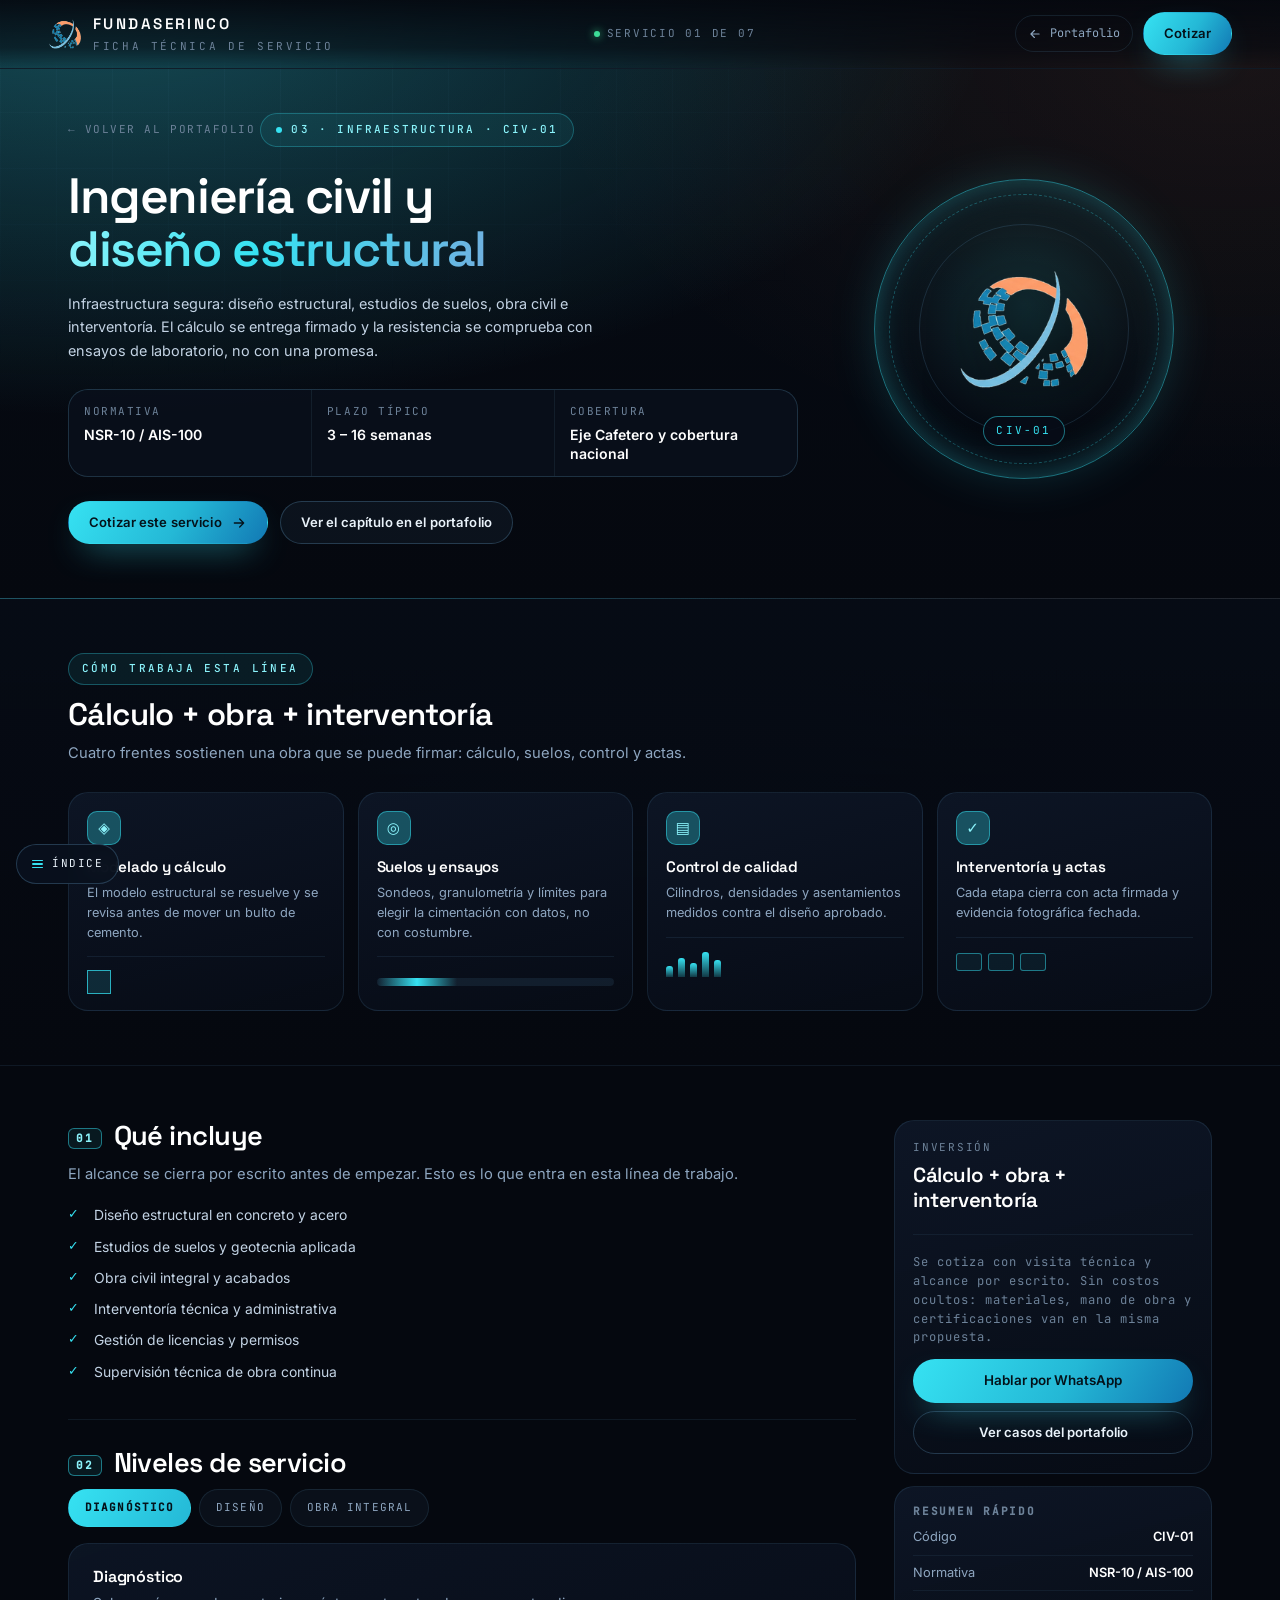
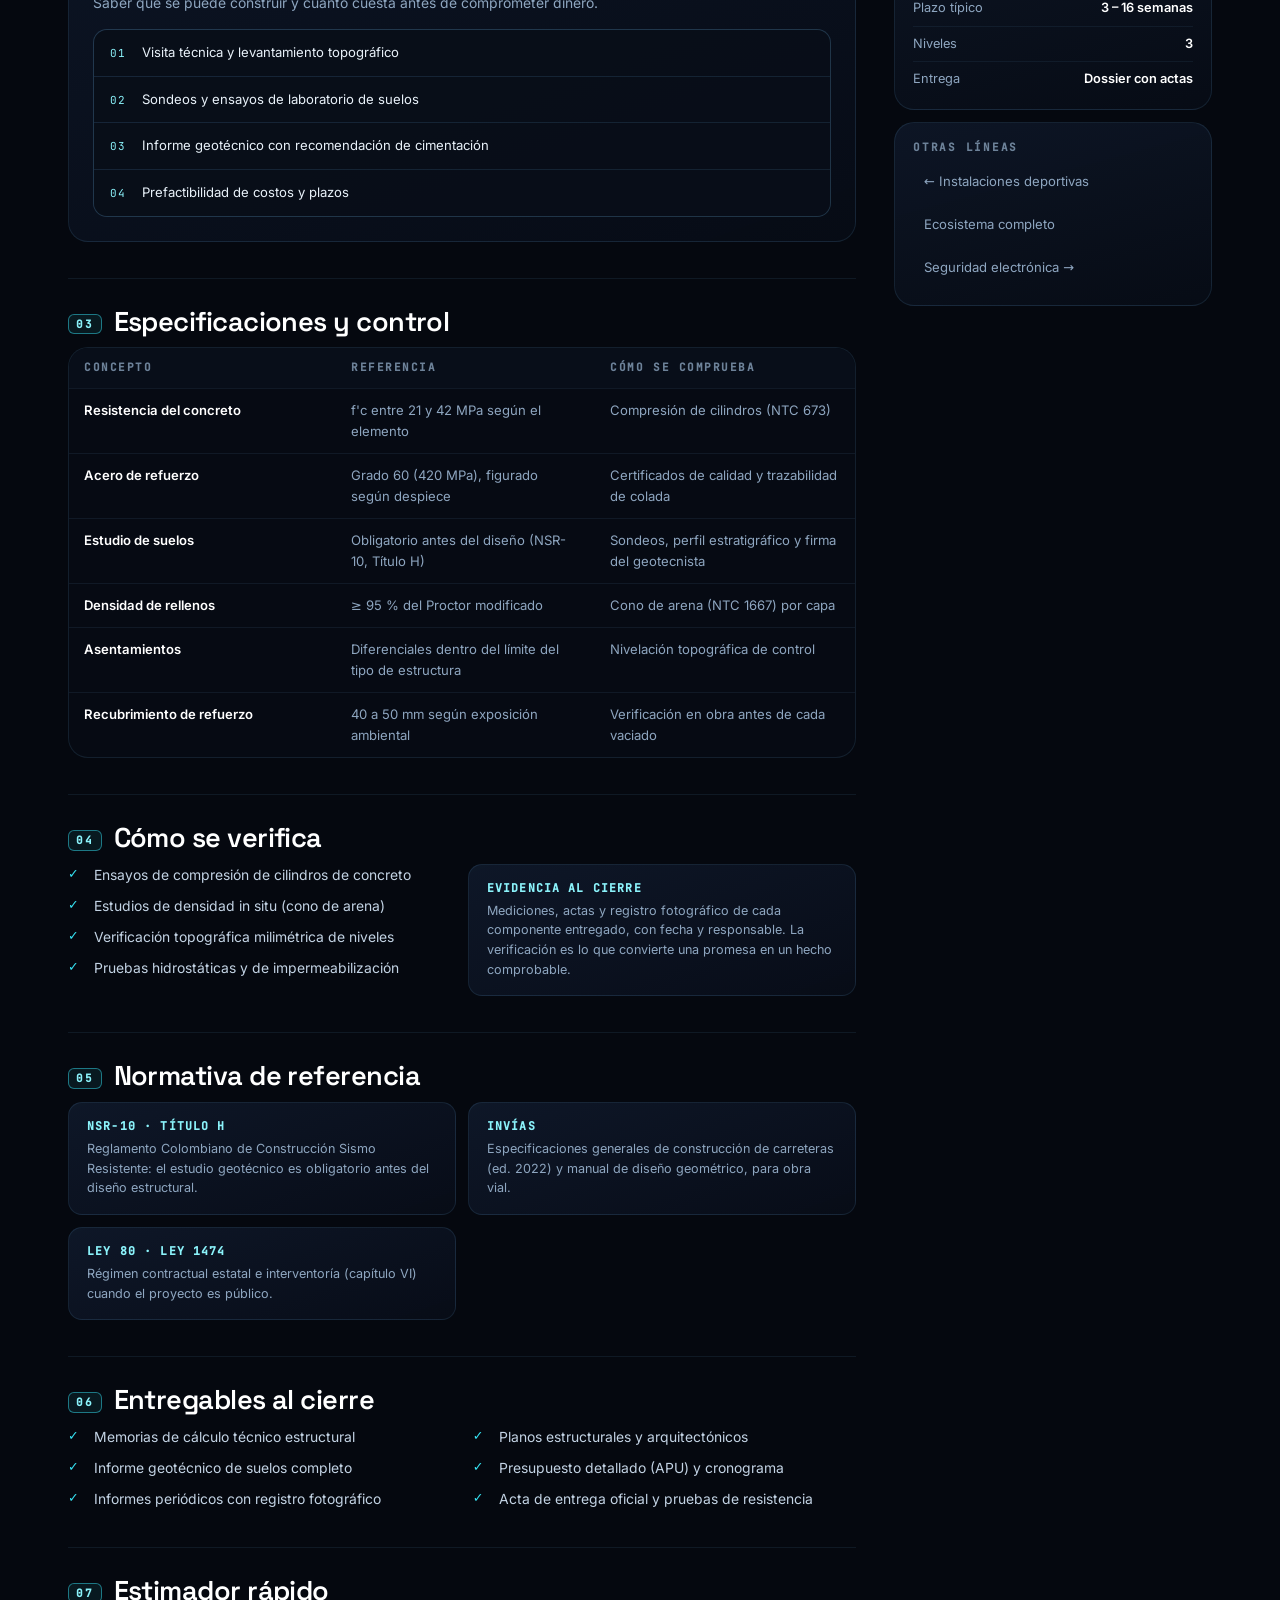
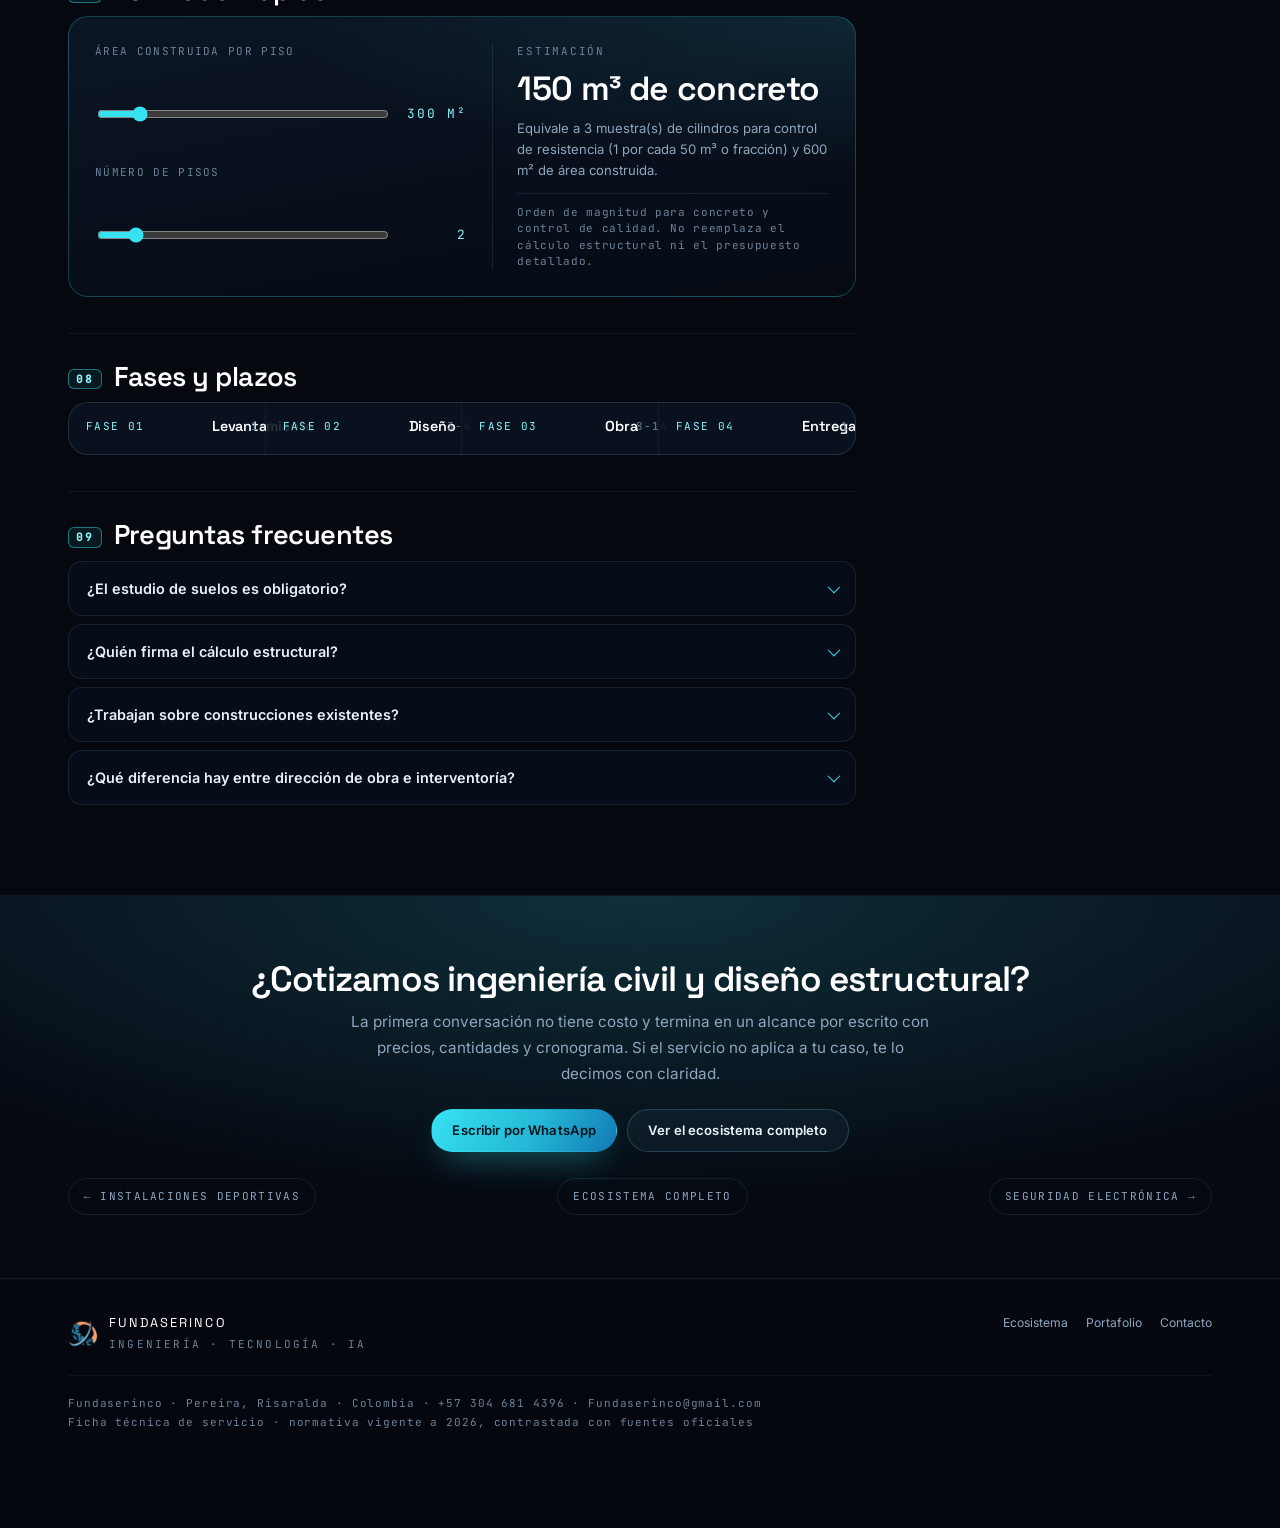
<file: servicios/ingenieria-civil.html>
<!DOCTYPE html>
<html lang="es" class="no-js">
<head>
<meta charset="UTF-8">
<meta name="viewport" content="width=device-width, initial-scale=1.0">
<meta name="theme-color" content="#05080f">
<meta name="description" content="Ingeniería civil en el Eje Cafetero: Infraestructura segura: diseño estructural, estudios de suelos, obra civil e interventoría. El cálculo se entrega firmad">
<link rel="icon" type="image/png" sizes="32x32" href="../assets/img/brand/logo-simbolo-128.png">
<link rel="apple-touch-icon" href="../assets/img/brand/logo-simbolo-180.png">
<title>Ingeniería civil y diseño estructural · Fundaserinco</title>
<meta property="og:type" content="article">
<meta property="og:site_name" content="Fundaserinco">
<meta property="og:locale" content="es_CO">
<meta property="og:title" content="Ingeniería civil y diseño estructural · Fundaserinco">
<meta property="og:description" content="Ingeniería civil en el Eje Cafetero: Infraestructura segura: diseño estructural, estudios de suelos, obra civil e interventoría. El cálculo se entrega firmad">
<meta property="og:image" content="../assets/img/og/servicios.jpg">
<meta property="og:image:width" content="1200">
<meta property="og:image:height" content="630">
<meta property="og:image:type" content="image/jpeg">
<meta name="twitter:card" content="summary_large_image">
<meta name="twitter:title" content="Ingeniería civil y diseño estructural · Fundaserinco">
<meta name="twitter:description" content="Ingeniería civil en el Eje Cafetero: Infraestructura segura: diseño estructural, estudios de suelos, obra civil e interventoría. El cálculo se entrega firmad">
<meta name="twitter:image" content="../assets/img/og/servicios.jpg">
<link rel="preload" href="../assets/fonts/inter-latin.woff2" as="font" type="font/woff2" crossorigin>
<link rel="preload" href="../assets/fonts/space-grotesk-latin.woff2" as="font" type="font/woff2" crossorigin>
<link rel="preload" href="../assets/fonts/jetbrains-mono-latin.woff2" as="font" type="font/woff2" crossorigin>
<link rel="stylesheet" href="../css/fonts.css?v=20261120e">
<script>document.documentElement.classList.remove("no-js");</script>
<link rel="stylesheet" href="../css/styles.css?v=20261122j">
<link rel="stylesheet" href="../css/plan-detalle.css?v=20261122c">
<link rel="stylesheet" href="../css/detalle.css?v=20261120h">
</head>
<body class="detalle plan-page">

<header class="topbar">
  <a class="tb-brand" href="../index.html" aria-label="Fundaserinco, volver al portafolio">
    <img src="../assets/img/brand/logo-simbolo-128.png" alt="Símbolo Fundaserinco">
    <span class="tb-name">Fundaserinco<span>Ficha técnica de servicio</span></span>
  </a>
  <div class="tb-status"><i></i>Servicio 01 de 07</div>
  <div class="tb-right">
    <a class="tb-tel" href="../index.html#ecosistema">
      <svg viewBox="0 0 24 24" width="14" height="14" fill="none" stroke="currentColor" stroke-width="1.9" stroke-linecap="round" stroke-linejoin="round" aria-hidden="true"><path d="M19 12H5M11 6l-6 6 6 6"/></svg>
      <span>Portafolio</span>
    </a>
    <a class="btn btn-primary" href="#cotizar">Cotizar</a>
  </div>
</header>

<main>

  <section class="plan-hero" style="--accent:#36e2f2;--accent-soft:rgba(54,226,242,.3);--accent-line:rgba(54,226,242,.48)">
    <div class="wrap hero-grid">
      <div class="hero-copy">
        <a class="back" href="../index.html#civil">← Volver al portafolio</a>
        <span class="eyebrow"><span class="dot"></span>03 · Infraestructura · CIV-01</span>
        <h1>Ingeniería civil y <span class="grad">diseño estructural</span></h1>
        <p class="sub">Infraestructura segura: diseño estructural, estudios de suelos, obra civil e interventoría. El cálculo se entrega firmado y la resistencia se comprueba con ensayos de laboratorio, no con una promesa.</p>
        <div class="plan-facts">
          <div><span>Normativa</span><b>NSR-10 / AIS-100</b></div>
          <div><span>Plazo típico</span><b>3 – 16 semanas</b></div>
          <div><span>Cobertura</span><b>Eje Cafetero y cobertura nacional</b></div>
        </div>
        <div class="scene-actions">
          <a class="btn btn-primary" href="#cotizar">Cotizar este servicio
            <svg viewBox="0 0 24 24" aria-hidden="true"><path d="M5 12h14M13 6l6 6-6 6" stroke-linecap="round" stroke-linejoin="round"/></svg>
          </a>
          <a class="btn btn-ghost" href="../index.html#civil">Ver el capítulo en el portafolio</a>
        </div>
      </div>
      <div class="hero-visual">
        <div class="seal">
          <span class="seal-ring"></span><span class="seal-ring two"></span>
          <span class="seal-icon"><img src="../assets/img/brand/logo-simbolo-180.png" alt="" width="180" height="180" decoding="async"></span>
          <span class="seal-tag">CIV-01</span>
          <i class="spark s1"></i><i class="spark s2"></i><i class="spark s3"></i><i class="spark s4"></i>
        </div>
      </div>
    </div>
  </section>

  <section class="proc-band">
    <div class="wrap">
      <div class="proc-head">
        <span class="sec-tag">Cómo trabaja esta línea</span>
        <h2>Cálculo + obra + interventoría</h2>
        <p>Cuatro frentes sostienen una obra que se puede firmar: cálculo, suelos, control y actas.</p>
      </div>
      <div class="proc-grid">
        <article class="proc-card">
          <div class="proc-ico">◈</div>
          <h3>Modelado y cálculo</h3>
          <p>El modelo estructural se resuelve y se revisa antes de mover un bulto de cemento.</p>
          <div class="mini"><div class="mini-cube"><i></i><i></i><i></i><i></i><i></i><i></i></div></div>
        </article>
        <article class="proc-card">
          <div class="proc-ico">◎</div>
          <h3>Suelos y ensayos</h3>
          <p>Sondeos, granulometría y límites para elegir la cimentación con datos, no con costumbre.</p>
          <div class="mini"><div class="mini-scan"></div></div>
        </article>
        <article class="proc-card">
          <div class="proc-ico">▤</div>
          <h3>Control de calidad</h3>
          <p>Cilindros, densidades y asentamientos medidos contra el diseño aprobado.</p>
          <div class="mini"><div class="mini-bars"><span></span><span></span><span></span><span></span><span></span></div></div>
        </article>
        <article class="proc-card">
          <div class="proc-ico">✓</div>
          <h3>Interventoría y actas</h3>
          <p>Cada etapa cierra con acta firmada y evidencia fotográfica fechada.</p>
          <div class="mini"><div class="mini-pay"><i></i><i></i><i></i></div></div>
        </article>
      </div>
    </div>
  </section>

  <section class="plan-main">
    <div class="wrap plan-grid">
      <div>

        <div class="blk">
          <h2><span class="n">01</span>Qué incluye</h2>
          <p class="sub">El alcance se cierra por escrito antes de empezar. Esto es lo que entra en esta línea de trabajo.</p>
          <ul class="chk">
            <li>Diseño estructural en concreto y acero</li>
            <li>Estudios de suelos y geotecnia aplicada</li>
            <li>Obra civil integral y acabados</li>
            <li>Interventoría técnica y administrativa</li>
            <li>Gestión de licencias y permisos</li>
            <li>Supervisión técnica de obra continua</li>
          </ul>
        </div>

        <div class="blk">
          <h2><span class="n">02</span>Niveles de servicio</h2>

      <div data-tabs>
        <div class="svc-tabs" role="tablist" aria-label="Niveles de Ingeniería civil y diseño estructural">
        <button type="button" class="svc-tab" role="tab" id="niv-1" aria-controls="niv-1p" aria-selected="true" tabindex="0">Diagnóstico</button>
        <button type="button" class="svc-tab" role="tab" id="niv-2" aria-controls="niv-2p" aria-selected="false" tabindex="-1">Diseño</button>
        <button type="button" class="svc-tab" role="tab" id="niv-3" aria-controls="niv-3p" aria-selected="false" tabindex="-1">Obra integral</button>
        </div>
      <div class="svc-panel" role="tabpanel" id="niv-1p" aria-labelledby="niv-1">
        <h3>Diagnóstico</h3>
        <p>Saber qué se puede construir y cuánto cuesta antes de comprometer dinero.</p>
        <ul class="det-list">
            <li><i>01</i><span>Visita técnica y levantamiento topográfico</span></li>
            <li><i>02</i><span>Sondeos y ensayos de laboratorio de suelos</span></li>
            <li><i>03</i><span>Informe geotécnico con recomendación de cimentación</span></li>
            <li><i>04</i><span>Prefactibilidad de costos y plazos</span></li>
        </ul>
      </div>
      <div class="svc-panel" role="tabpanel" id="niv-2p" aria-labelledby="niv-2" hidden>
        <h3>Diseño</h3>
        <p>Cálculo firmado, planos y presupuesto listos para licencia o para licitar.</p>
        <ul class="det-list">
            <li><i>01</i><span>Arquitectura y juego de planos completo</span></li>
            <li><i>02</i><span>Memorias de cálculo estructural bajo NSR-10</span></li>
            <li><i>03</i><span>Revisión sismo resistente y de derivas</span></li>
            <li><i>04</i><span>Presupuesto APU, cantidades y cronograma</span></li>
        </ul>
      </div>
      <div class="svc-panel" role="tabpanel" id="niv-3p" aria-labelledby="niv-3" hidden>
        <h3>Obra integral</h3>
        <p>Ejecución con dirección técnica, control de calidad e interventoría.</p>
        <ul class="det-list">
            <li><i>01</i><span>Dirección de obra y bitácora diaria</span></li>
            <li><i>02</i><span>Ensayos de control de concreto y compactación</span></li>
            <li><i>03</i><span>Interventoría técnica y administrativa</span></li>
            <li><i>04</i><span>Licencias, permisos y dossier de entrega</span></li>
        </ul>
      </div>
      </div>
            </div>

        <div class="blk">
          <h2><span class="n">03</span>Especificaciones y control</h2>

      <div class="spec-wrap">
        <table class="spec">
          <thead><tr><th>Concepto</th><th>Referencia</th><th>Cómo se comprueba</th></tr></thead>
          <tbody>
          <tr><th>Resistencia del concreto</th><td>f'c entre 21 y 42 MPa según el elemento</td><td>Compresión de cilindros (NTC 673)</td></tr>
          <tr><th>Acero de refuerzo</th><td>Grado 60 (420 MPa), figurado según despiece</td><td>Certificados de calidad y trazabilidad de colada</td></tr>
          <tr><th>Estudio de suelos</th><td>Obligatorio antes del diseño (NSR-10, Título H)</td><td>Sondeos, perfil estratigráfico y firma del geotecnista</td></tr>
          <tr><th>Densidad de rellenos</th><td>≥ 95 % del Proctor modificado</td><td>Cono de arena (NTC 1667) por capa</td></tr>
          <tr><th>Asentamientos</th><td>Diferenciales dentro del límite del tipo de estructura</td><td>Nivelación topográfica de control</td></tr>
          <tr><th>Recubrimiento de refuerzo</th><td>40 a 50 mm según exposición ambiental</td><td>Verificación en obra antes de cada vaciado</td></tr>
          </tbody>
        </table>
      </div>
            </div>

        <div class="blk">
          <h2><span class="n">04</span>Cómo se verifica</h2>
          <div class="det-grid c2">
            <div>
              <ul class="chk">
            <li>Ensayos de compresión de cilindros de concreto</li>
            <li>Estudios de densidad in situ (cono de arena)</li>
            <li>Verificación topográfica milimétrica de niveles</li>
            <li>Pruebas hidrostáticas y de impermeabilización</li>
              </ul>
            </div>
            <article class="norm-card">
              <h3>Evidencia al cierre</h3>
              <p>Mediciones, actas y registro fotográfico de cada componente entregado, con fecha y responsable. La verificación es lo que convierte una promesa en un hecho comprobable.</p>
            </article>
          </div>
        </div>

        <div class="blk">
          <h2><span class="n">05</span>Normativa de referencia</h2>
          <div class="det-grid c2">
            <article class="norm-card">
              <h3>NSR-10 · Título H</h3>
              <p>Reglamento Colombiano de Construcción Sismo Resistente: el estudio geotécnico es obligatorio antes del diseño estructural.</p>
            </article>
            <article class="norm-card">
              <h3>INVÍAS</h3>
              <p>Especificaciones generales de construcción de carreteras (ed. 2022) y manual de diseño geométrico, para obra vial.</p>
            </article>
            <article class="norm-card">
              <h3>Ley 80 · Ley 1474</h3>
              <p>Régimen contractual estatal e interventoría (capítulo VI) cuando el proyecto es público.</p>
            </article>
          </div>
        </div>

        <div class="blk">
          <h2><span class="n">06</span>Entregables al cierre</h2>
          <ul class="chk two">
            <li>Memorias de cálculo técnico estructural</li>
            <li>Planos estructurales y arquitectónicos</li>
            <li>Informe geotécnico de suelos completo</li>
            <li>Presupuesto detallado (APU) y cronograma</li>
            <li>Informes periódicos con registro fotográfico</li>
            <li>Acta de entrega oficial y pruebas de resistencia</li>
          </ul>
        </div>

        <div class="blk">
          <h2><span class="n">07</span>Estimador rápido</h2>

      <div class="calc-box" data-calc="civil">
        <div class="calc-fields">
        <div class="calc-field">
          <span>Área construida por piso</span>
          <label for="cvArea"><input type="range" id="cvArea" data-in="area" min="50" max="2000" step="50" value="300" data-unit=" m²"><output for="cvArea">300 m²</output></label>
        </div>
        <div class="calc-field">
          <span>Número de pisos</span>
          <label for="cvPisos"><input type="range" id="cvPisos" data-in="pisos" min="1" max="10" step="1" value="2" data-unit=""><output for="cvPisos">2</output></label>
        </div>
        </div>
        <div class="calc-result">
          <span class="cr-label">Estimación</span>
          <span class="cr-value" data-out="main">—</span>
          <p class="cr-note" data-out="note"></p>
          <p class="cr-disclaimer">Orden de magnitud para concreto y control de calidad. No reemplaza el cálculo estructural ni el presupuesto detallado.</p>
        </div>
      </div>
            </div>

        <div class="blk">
          <h2><span class="n">08</span>Fases y plazos</h2>
          <ol class="phases">
            <li>
              <span class="w">Fase 01</span>
              <div><h4>Levantamiento</h4></div>
              <span class="d">1-2 sem</span>
            </li>
            <li>
              <span class="w">Fase 02</span>
              <div><h4>Diseño</h4></div>
              <span class="d">3-4 sem</span>
            </li>
            <li>
              <span class="w">Fase 03</span>
              <div><h4>Obra</h4></div>
              <span class="d">8-14 sem</span>
            </li>
            <li>
              <span class="w">Fase 04</span>
              <div><h4>Entrega</h4></div>
              <span class="d">1-2 sem</span>
            </li>
          </ol>
        </div>

        <div class="blk">
          <h2><span class="n">09</span>Preguntas frecuentes</h2>

      <div class="faq">
        <details class="faq-item">
          <summary>¿El estudio de suelos es obligatorio?</summary>
          <div class="faq-body"><p>Sí. La NSR-10 (Título H) exige el estudio geotécnico antes del diseño estructural. Su alcance depende del tipo de obra, del área y de la complejidad del terreno; en zonas de ladera o suelos blandos se amplía el número de sondeos.</p></div>
        </details>
        <details class="faq-item">
          <summary>¿Quién firma el cálculo estructural?</summary>
          <div class="faq-body"><p>Un ingeniero civil con matrícula profesional vigente. Las memorias y los planos se entregan firmados y con la responsabilidad identificada, que es lo que exige la curaduría para aprobar la licencia.</p></div>
        </details>
        <details class="faq-item">
          <summary>¿Trabajan sobre construcciones existentes?</summary>
          <div class="faq-body"><p>Sí. Se hace levantamiento y diagnóstico de patologías (grietas, asentamientos, corrosión de refuerzo) y, según el caso, reforzamiento estructural o cambio de uso. Sin ese diagnóstico no se firma una intervención.</p></div>
        </details>
        <details class="faq-item">
          <summary>¿Qué diferencia hay entre dirección de obra e interventoría?</summary>
          <div class="faq-body"><p>La dirección ejecuta y controla la obra en nombre del constructor; la interventoría vigila esa ejecución en nombre del cliente. Cuando se contrata obra con Fundaserinco, la interventoría puede ser externa o interna, y así queda escrito en el alcance.</p></div>
        </details>
      </div>
            </div>

      </div>

        <aside class="side">
          <div class="side-card">
            <span class="lab">Inversión</span>
            <div class="big">Cálculo + obra + interventoría</div>
            <p class="fine">Se cotiza con visita técnica y alcance por escrito. Sin costos ocultos: materiales, mano de obra y certificaciones van en la misma propuesta.</p>
            <a class="cta" href="https://wa.me/573046814396?text=Hola%2C%20quiero%20cotizar%20este%20servicio" target="_blank" rel="noopener">Hablar por WhatsApp</a>
            <a class="ghost" href="../index.html#portafolio">Ver casos del portafolio</a>
          </div>
          <div class="side-card">
            <h4>Resumen rápido</h4>
            <ul class="side-list">
              <li>Código <b>CIV-01</b></li>
              <li>Normativa <b>NSR-10 / AIS-100</b></li>
              <li>Plazo típico <b>3 – 16 semanas</b></li>
              <li>Niveles <b>3</b></li>
              <li>Entrega <b>Dossier con actas</b></li>
            </ul>
          </div>
          <div class="side-card">
            <h4>Otras líneas</h4>
            <nav class="side-nav" aria-label="Otras fichas de servicio">
<a href="instalaciones-deportivas.html">← Instalaciones deportivas</a>
              <a href="../index.html#ecosistema">Ecosistema completo</a>
              <a href="seguridad-electronica.html">Seguridad electrónica →</a>            </nav>
          </div>
        </aside>
    </div>
  </section>

  <section class="plan-cta-band" id="cotizar">
    <div class="wrap">
      <h2>¿Cotizamos ingeniería civil y diseño estructural?</h2>
      <p>La primera conversación no tiene costo y termina en un alcance por escrito con precios, cantidades y cronograma. Si el servicio no aplica a tu caso, te lo decimos con claridad.</p>
      <div class="cta-btns">
        <a class="btn btn-primary" href="https://wa.me/573046814396?text=Hola%2C%20quiero%20cotizar%20este%20servicio" target="_blank" rel="noopener">Escribir por WhatsApp</a>
        <a class="btn btn-ghost" href="../index.html#ecosistema">Ver el ecosistema completo</a>
      </div>
      <nav class="det-nav" aria-label="Otras fichas de servicio"><a href="instalaciones-deportivas.html">← Instalaciones deportivas</a>
        <a href="../index.html#ecosistema">Ecosistema completo</a>
        <a href="seguridad-electronica.html">Seguridad electrónica →</a></nav>
    </div>
  </section>

  <div class="toc-float" data-det-toc></div>
</main>

<footer>
  <div class="wrap">
    <div class="foot-inner">
      <div class="foot-brand">
        <img src="../assets/img/brand/logo-simbolo-128.png" alt="">
        <div>Fundaserinco<span>Ingeniería · Tecnología · IA</span></div>
      </div>
      <nav class="foot-links" aria-label="Enlaces del pie">
        <a href="../index.html#ecosistema">Ecosistema</a>
        <a href="../index.html#portafolio">Portafolio</a>
        <a href="../index.html#contacto">Contacto</a>
      </nav>
    </div>
    <p class="fine">Fundaserinco · Pereira, Risaralda · Colombia · +57 304 681 4396 · Fundaserinco@gmail.com<br>
      Ficha técnica de servicio · normativa vigente a 2026, contrastada con fuentes oficiales</p>
  </div>
</footer>

<script src="../js/detalle.js?v=20261122h" defer></script>

</body>
</html>
</file>
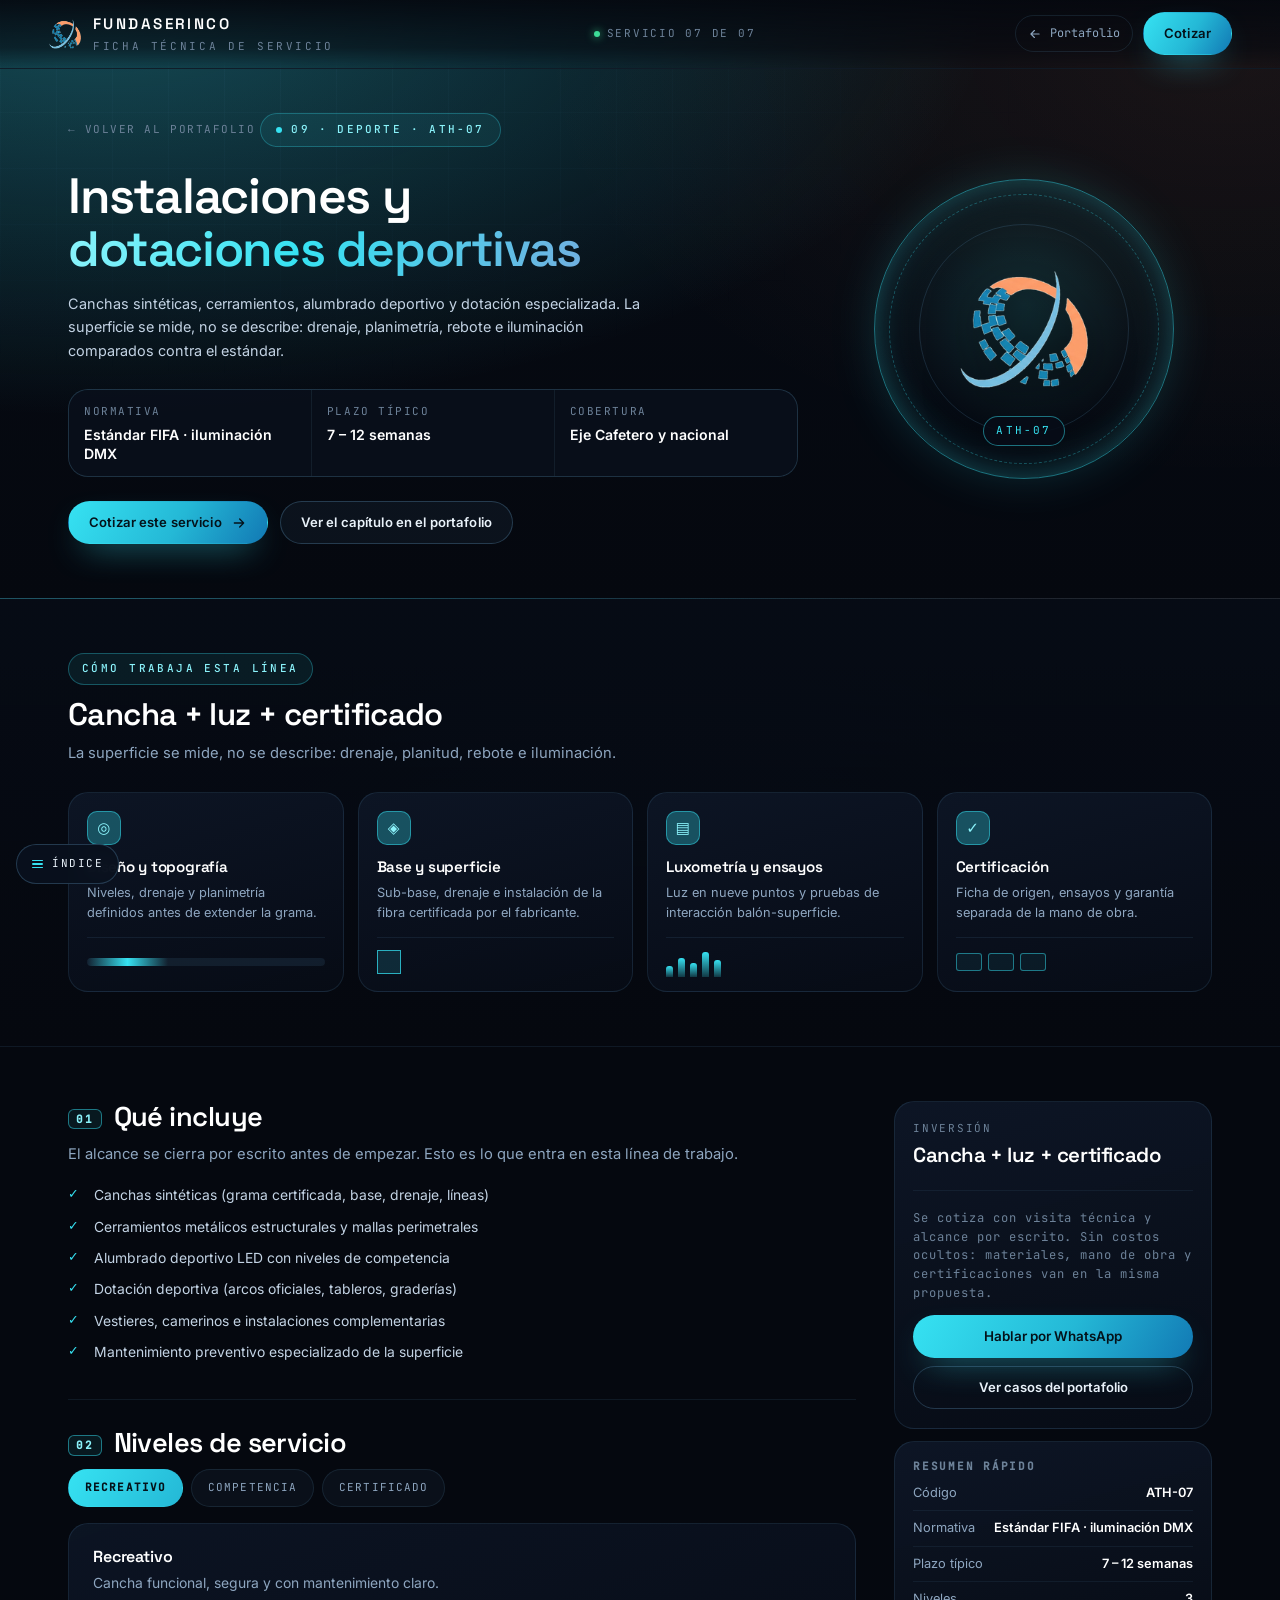
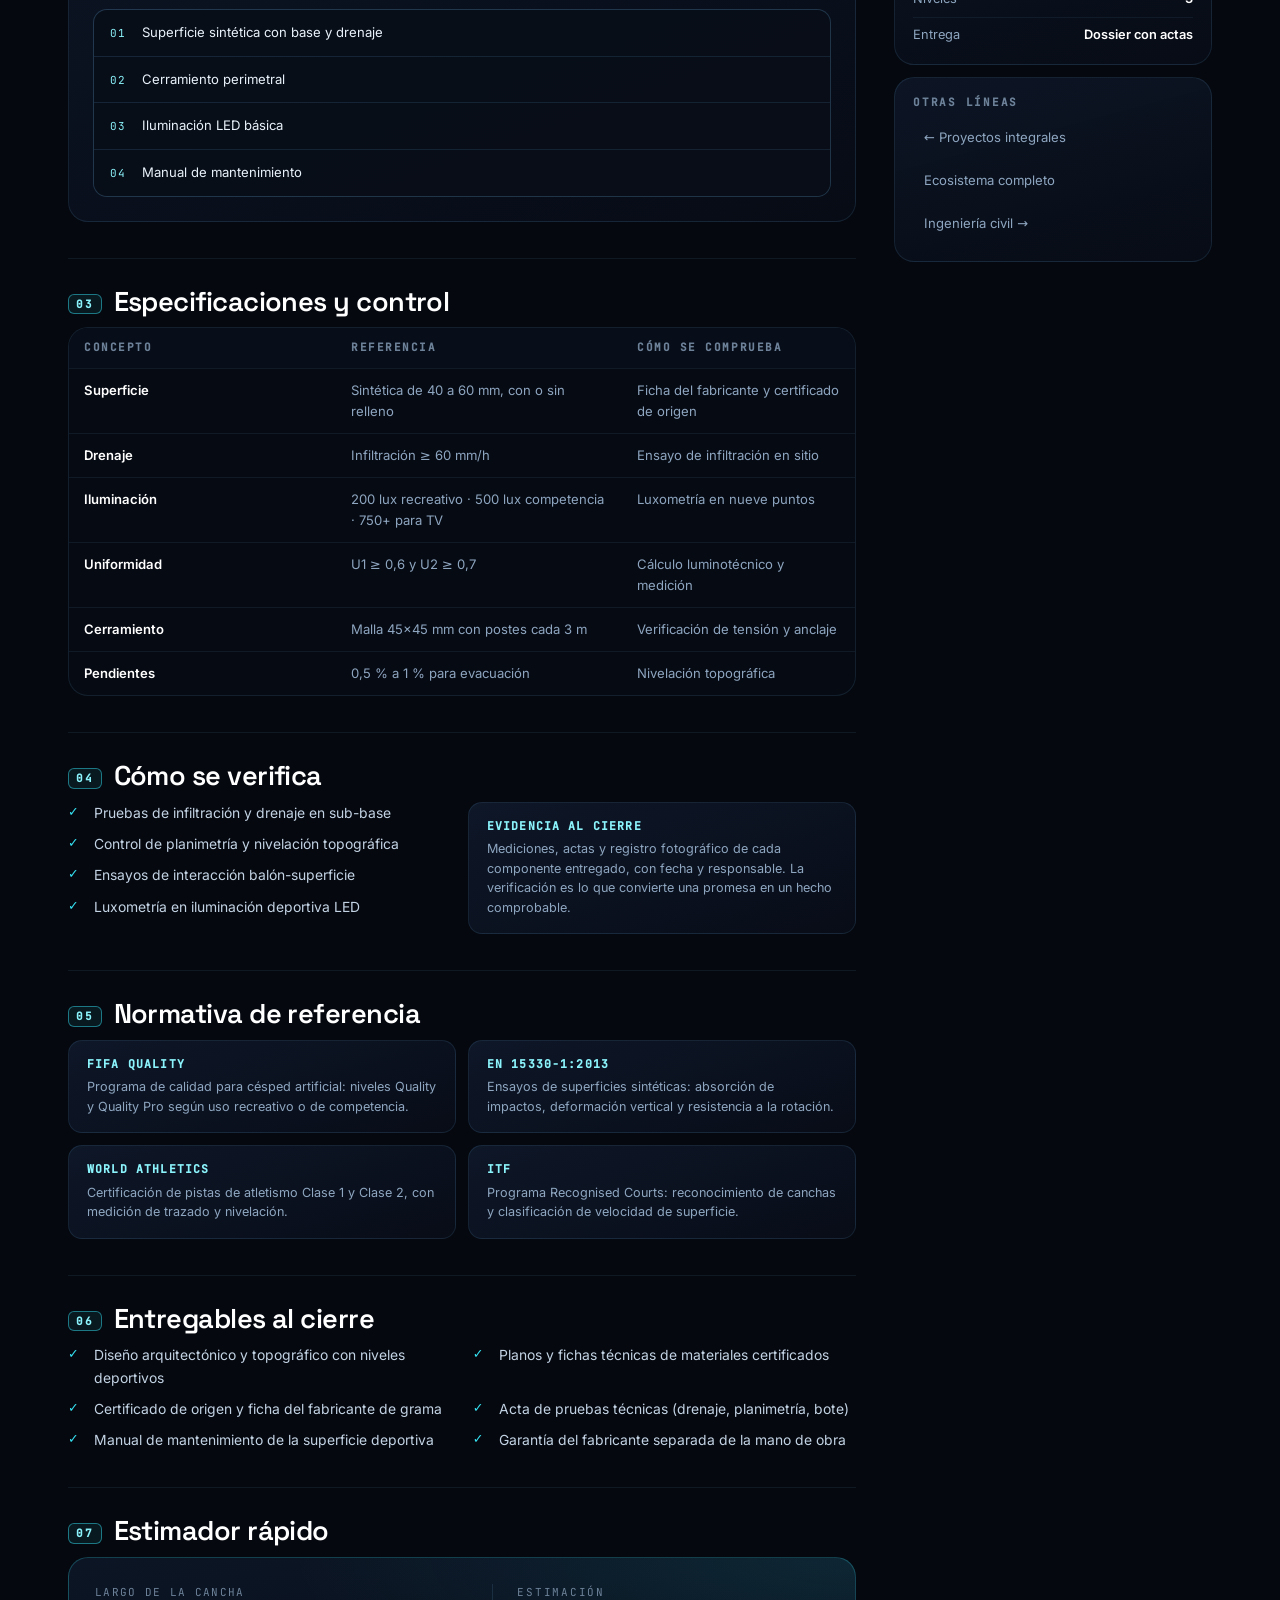
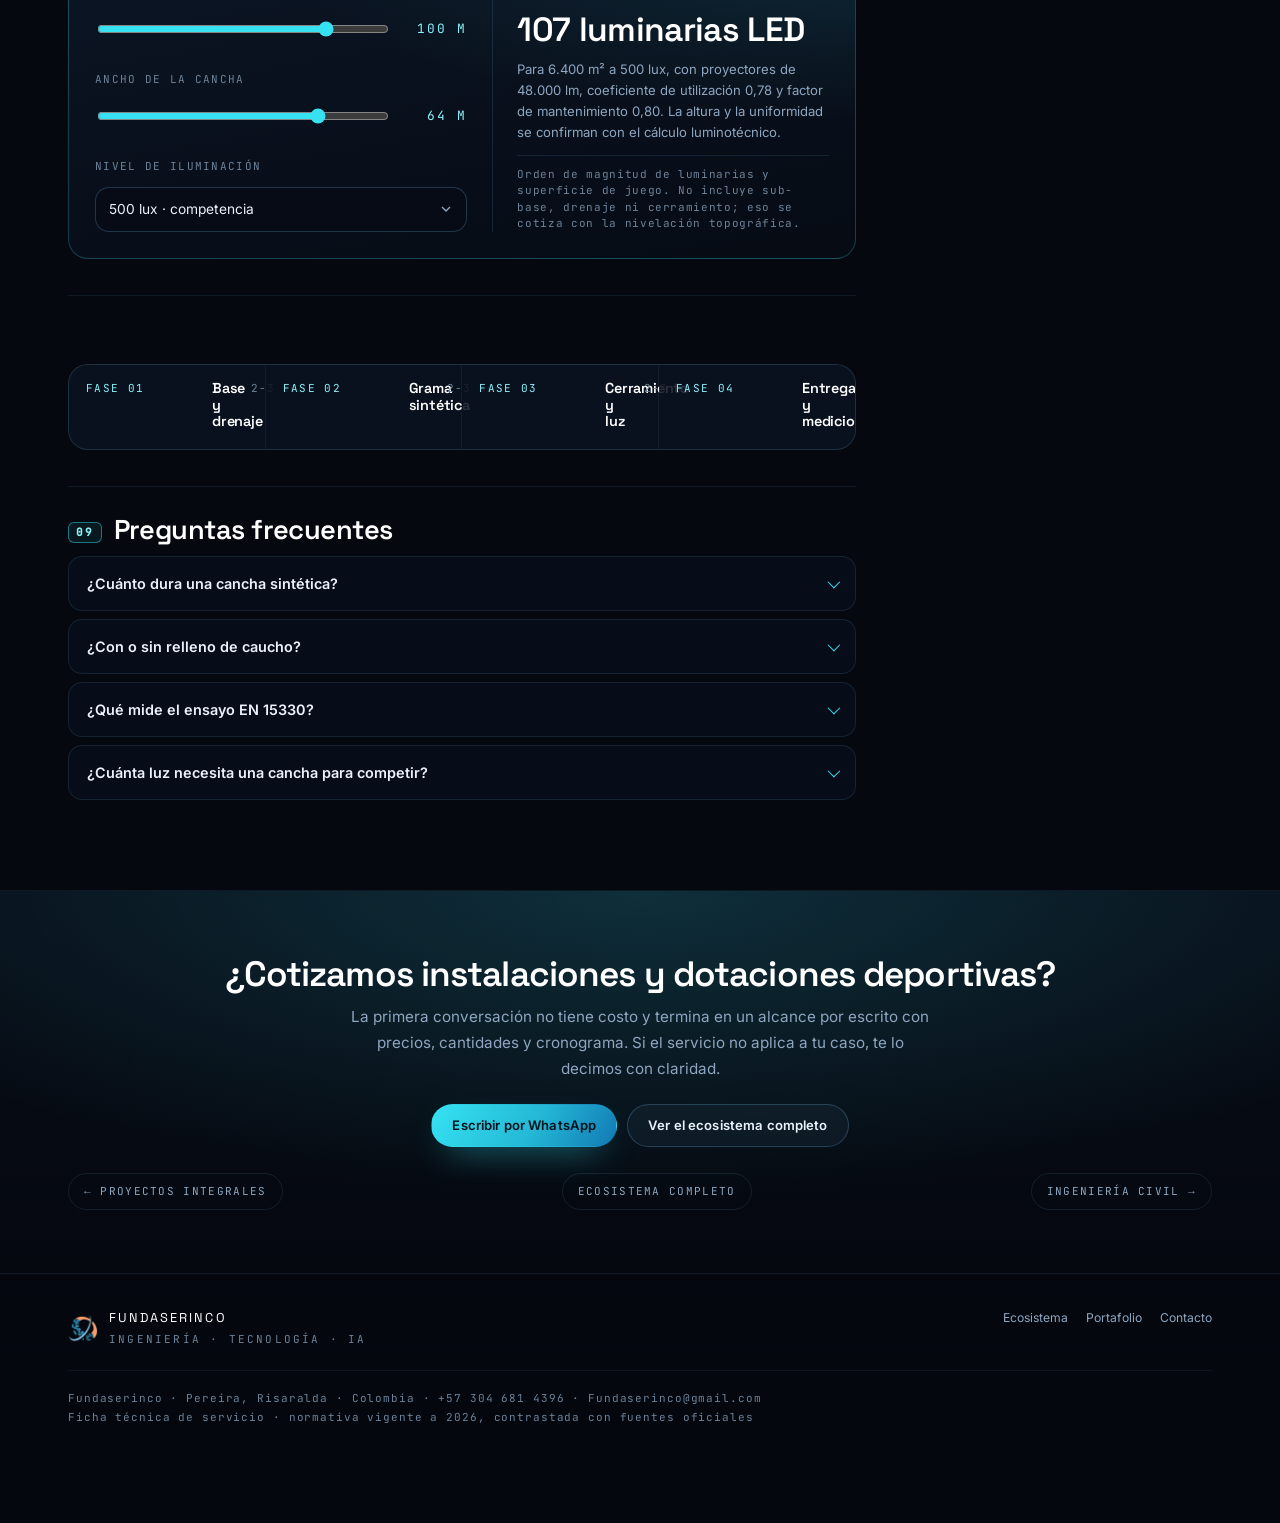
<file: servicios/instalaciones-deportivas.html>
<!DOCTYPE html>
<html lang="es" class="no-js">
<head>
<meta charset="UTF-8">
<meta name="viewport" content="width=device-width, initial-scale=1.0">
<meta name="theme-color" content="#05080f">
<meta name="description" content="Instalaciones deportivas en el Eje Cafetero: Canchas sintéticas, cerramientos, alumbrado deportivo y dotación especializada. La superficie se mide, no se describe: d">
<link rel="icon" type="image/png" sizes="32x32" href="../assets/img/brand/logo-simbolo-128.png">
<link rel="apple-touch-icon" href="../assets/img/brand/logo-simbolo-180.png">
<title>Instalaciones y dotaciones deportivas · Fundaserinco</title>
<meta property="og:type" content="article">
<meta property="og:site_name" content="Fundaserinco">
<meta property="og:locale" content="es_CO">
<meta property="og:title" content="Instalaciones y dotaciones deportivas · Fundaserinco">
<meta property="og:description" content="Instalaciones deportivas en el Eje Cafetero: Canchas sintéticas, cerramientos, alumbrado deportivo y dotación especializada. La superficie se mide, no se describe: d">
<meta property="og:image" content="../assets/img/og/servicios.jpg">
<meta property="og:image:width" content="1200">
<meta property="og:image:height" content="630">
<meta property="og:image:type" content="image/jpeg">
<meta name="twitter:card" content="summary_large_image">
<meta name="twitter:title" content="Instalaciones y dotaciones deportivas · Fundaserinco">
<meta name="twitter:description" content="Instalaciones deportivas en el Eje Cafetero: Canchas sintéticas, cerramientos, alumbrado deportivo y dotación especializada. La superficie se mide, no se describe: d">
<meta name="twitter:image" content="../assets/img/og/servicios.jpg">
<link rel="preload" href="../assets/fonts/inter-latin.woff2" as="font" type="font/woff2" crossorigin>
<link rel="preload" href="../assets/fonts/space-grotesk-latin.woff2" as="font" type="font/woff2" crossorigin>
<link rel="preload" href="../assets/fonts/jetbrains-mono-latin.woff2" as="font" type="font/woff2" crossorigin>
<link rel="stylesheet" href="../css/fonts.css?v=20261120e">
<script>document.documentElement.classList.remove("no-js");</script>
<link rel="stylesheet" href="../css/styles.css?v=20261122j">
<link rel="stylesheet" href="../css/plan-detalle.css?v=20261122c">
<link rel="stylesheet" href="../css/detalle.css?v=20261120h">
</head>
<body class="detalle plan-page">

<header class="topbar">
  <a class="tb-brand" href="../index.html" aria-label="Fundaserinco, volver al portafolio">
    <img src="../assets/img/brand/logo-simbolo-128.png" alt="Símbolo Fundaserinco">
    <span class="tb-name">Fundaserinco<span>Ficha técnica de servicio</span></span>
  </a>
  <div class="tb-status"><i></i>Servicio 07 de 07</div>
  <div class="tb-right">
    <a class="tb-tel" href="../index.html#ecosistema">
      <svg viewBox="0 0 24 24" width="14" height="14" fill="none" stroke="currentColor" stroke-width="1.9" stroke-linecap="round" stroke-linejoin="round" aria-hidden="true"><path d="M19 12H5M11 6l-6 6 6 6"/></svg>
      <span>Portafolio</span>
    </a>
    <a class="btn btn-primary" href="#cotizar">Cotizar</a>
  </div>
</header>

<main>

  <section class="plan-hero" style="--accent:#36e2f2;--accent-soft:rgba(54,226,242,.3);--accent-line:rgba(54,226,242,.48)">
    <div class="wrap hero-grid">
      <div class="hero-copy">
        <a class="back" href="../index.html#deportivas">← Volver al portafolio</a>
        <span class="eyebrow"><span class="dot"></span>09 · Deporte · ATH-07</span>
        <h1>Instalaciones y <span class="grad">dotaciones deportivas</span></h1>
        <p class="sub">Canchas sintéticas, cerramientos, alumbrado deportivo y dotación especializada. La superficie se mide, no se describe: drenaje, planimetría, rebote e iluminación comparados contra el estándar.</p>
        <div class="plan-facts">
          <div><span>Normativa</span><b>Estándar FIFA · iluminación DMX</b></div>
          <div><span>Plazo típico</span><b>7 – 12 semanas</b></div>
          <div><span>Cobertura</span><b>Eje Cafetero y nacional</b></div>
        </div>
        <div class="scene-actions">
          <a class="btn btn-primary" href="#cotizar">Cotizar este servicio
            <svg viewBox="0 0 24 24" aria-hidden="true"><path d="M5 12h14M13 6l6 6-6 6" stroke-linecap="round" stroke-linejoin="round"/></svg>
          </a>
          <a class="btn btn-ghost" href="../index.html#deportivas">Ver el capítulo en el portafolio</a>
        </div>
      </div>
      <div class="hero-visual">
        <div class="seal">
          <span class="seal-ring"></span><span class="seal-ring two"></span>
          <span class="seal-icon"><img src="../assets/img/brand/logo-simbolo-180.png" alt="" width="180" height="180" decoding="async"></span>
          <span class="seal-tag">ATH-07</span>
          <i class="spark s1"></i><i class="spark s2"></i><i class="spark s3"></i><i class="spark s4"></i>
        </div>
      </div>
    </div>
  </section>

  <section class="proc-band">
    <div class="wrap">
      <div class="proc-head">
        <span class="sec-tag">Cómo trabaja esta línea</span>
        <h2>Cancha + luz + certificado</h2>
        <p>La superficie se mide, no se describe: drenaje, planitud, rebote e iluminación.</p>
      </div>
      <div class="proc-grid">
        <article class="proc-card">
          <div class="proc-ico">◎</div>
          <h3>Diseño y topografía</h3>
          <p>Niveles, drenaje y planimetría definidos antes de extender la grama.</p>
          <div class="mini"><div class="mini-scan"></div></div>
        </article>
        <article class="proc-card">
          <div class="proc-ico">◈</div>
          <h3>Base y superficie</h3>
          <p>Sub-base, drenaje e instalación de la fibra certificada por el fabricante.</p>
          <div class="mini"><div class="mini-cube"><i></i><i></i><i></i><i></i><i></i><i></i></div></div>
        </article>
        <article class="proc-card">
          <div class="proc-ico">▤</div>
          <h3>Luxometría y ensayos</h3>
          <p>Luz en nueve puntos y pruebas de interacción balón-superficie.</p>
          <div class="mini"><div class="mini-bars"><span></span><span></span><span></span><span></span><span></span></div></div>
        </article>
        <article class="proc-card">
          <div class="proc-ico">✓</div>
          <h3>Certificación</h3>
          <p>Ficha de origen, ensayos y garantía separada de la mano de obra.</p>
          <div class="mini"><div class="mini-pay"><i></i><i></i><i></i></div></div>
        </article>
      </div>
    </div>
  </section>

  <section class="plan-main">
    <div class="wrap plan-grid">
      <div>

        <div class="blk">
          <h2><span class="n">01</span>Qué incluye</h2>
          <p class="sub">El alcance se cierra por escrito antes de empezar. Esto es lo que entra en esta línea de trabajo.</p>
          <ul class="chk">
            <li>Canchas sintéticas (grama certificada, base, drenaje, líneas)</li>
            <li>Cerramientos metálicos estructurales y mallas perimetrales</li>
            <li>Alumbrado deportivo LED con niveles de competencia</li>
            <li>Dotación deportiva (arcos oficiales, tableros, graderías)</li>
            <li>Vestieres, camerinos e instalaciones complementarias</li>
            <li>Mantenimiento preventivo especializado de la superficie</li>
          </ul>
        </div>

        <div class="blk">
          <h2><span class="n">02</span>Niveles de servicio</h2>

      <div data-tabs>
        <div class="svc-tabs" role="tablist" aria-label="Niveles de Instalaciones y dotaciones deportivas">
        <button type="button" class="svc-tab" role="tab" id="niv-1" aria-controls="niv-1p" aria-selected="true" tabindex="0">Recreativo</button>
        <button type="button" class="svc-tab" role="tab" id="niv-2" aria-controls="niv-2p" aria-selected="false" tabindex="-1">Competencia</button>
        <button type="button" class="svc-tab" role="tab" id="niv-3" aria-controls="niv-3p" aria-selected="false" tabindex="-1">Certificado</button>
        </div>
      <div class="svc-panel" role="tabpanel" id="niv-1p" aria-labelledby="niv-1">
        <h3>Recreativo</h3>
        <p>Cancha funcional, segura y con mantenimiento claro.</p>
        <ul class="det-list">
            <li><i>01</i><span>Superficie sintética con base y drenaje</span></li>
            <li><i>02</i><span>Cerramiento perimetral</span></li>
            <li><i>03</i><span>Iluminación LED básica</span></li>
            <li><i>04</i><span>Manual de mantenimiento</span></li>
        </ul>
      </div>
      <div class="svc-panel" role="tabpanel" id="niv-2p" aria-labelledby="niv-2" hidden>
        <h3>Competencia</h3>
        <p>Niveles medidos de luz, drenaje y planimetría.</p>
        <ul class="det-list">
            <li><i>01</i><span>Iluminación con uniformidad medida</span></li>
            <li><i>02</i><span>Drenaje e infiltración verificados</span></li>
            <li><i>03</i><span>Planimetría y pendientes controladas</span></li>
            <li><i>04</i><span>Dotación deportiva oficial</span></li>
        </ul>
      </div>
      <div class="svc-panel" role="tabpanel" id="niv-3p" aria-labelledby="niv-3" hidden>
        <h3>Certificado</h3>
        <p>El expediente para acreditar la superficie ante un ente deportivo.</p>
        <ul class="det-list">
            <li><i>01</i><span>FIFA Quality o Quality Pro</span></li>
            <li><i>02</i><span>World Athletics para pistas</span></li>
            <li><i>03</i><span>ITF para canchas de tenis</span></li>
            <li><i>04</i><span>Ensayos de laboratorio y acta</span></li>
        </ul>
      </div>
      </div>
            </div>

        <div class="blk">
          <h2><span class="n">03</span>Especificaciones y control</h2>

      <div class="spec-wrap">
        <table class="spec">
          <thead><tr><th>Concepto</th><th>Referencia</th><th>Cómo se comprueba</th></tr></thead>
          <tbody>
          <tr><th>Superficie</th><td>Sintética de 40 a 60 mm, con o sin relleno</td><td>Ficha del fabricante y certificado de origen</td></tr>
          <tr><th>Drenaje</th><td>Infiltración ≥ 60 mm/h</td><td>Ensayo de infiltración en sitio</td></tr>
          <tr><th>Iluminación</th><td>200 lux recreativo · 500 lux competencia · 750+ para TV</td><td>Luxometría en nueve puntos</td></tr>
          <tr><th>Uniformidad</th><td>U1 ≥ 0,6 y U2 ≥ 0,7</td><td>Cálculo luminotécnico y medición</td></tr>
          <tr><th>Cerramiento</th><td>Malla 45×45 mm con postes cada 3 m</td><td>Verificación de tensión y anclaje</td></tr>
          <tr><th>Pendientes</th><td>0,5 % a 1 % para evacuación</td><td>Nivelación topográfica</td></tr>
          </tbody>
        </table>
      </div>
            </div>

        <div class="blk">
          <h2><span class="n">04</span>Cómo se verifica</h2>
          <div class="det-grid c2">
            <div>
              <ul class="chk">
            <li>Pruebas de infiltración y drenaje en sub-base</li>
            <li>Control de planimetría y nivelación topográfica</li>
            <li>Ensayos de interacción balón-superficie</li>
            <li>Luxometría en iluminación deportiva LED</li>
              </ul>
            </div>
            <article class="norm-card">
              <h3>Evidencia al cierre</h3>
              <p>Mediciones, actas y registro fotográfico de cada componente entregado, con fecha y responsable. La verificación es lo que convierte una promesa en un hecho comprobable.</p>
            </article>
          </div>
        </div>

        <div class="blk">
          <h2><span class="n">05</span>Normativa de referencia</h2>
          <div class="det-grid c2">
            <article class="norm-card">
              <h3>FIFA Quality</h3>
              <p>Programa de calidad para césped artificial: niveles Quality y Quality Pro según uso recreativo o de competencia.</p>
            </article>
            <article class="norm-card">
              <h3>EN 15330-1:2013</h3>
              <p>Ensayos de superficies sintéticas: absorción de impactos, deformación vertical y resistencia a la rotación.</p>
            </article>
            <article class="norm-card">
              <h3>World Athletics</h3>
              <p>Certificación de pistas de atletismo Clase 1 y Clase 2, con medición de trazado y nivelación.</p>
            </article>
            <article class="norm-card">
              <h3>ITF</h3>
              <p>Programa Recognised Courts: reconocimiento de canchas y clasificación de velocidad de superficie.</p>
            </article>
          </div>
        </div>

        <div class="blk">
          <h2><span class="n">06</span>Entregables al cierre</h2>
          <ul class="chk two">
            <li>Diseño arquitectónico y topográfico con niveles deportivos</li>
            <li>Planos y fichas técnicas de materiales certificados</li>
            <li>Certificado de origen y ficha del fabricante de grama</li>
            <li>Acta de pruebas técnicas (drenaje, planimetría, bote)</li>
            <li>Manual de mantenimiento de la superficie deportiva</li>
            <li>Garantía del fabricante separada de la mano de obra</li>
          </ul>
        </div>

        <div class="blk">
          <h2><span class="n">07</span>Estimador rápido</h2>

      <div class="calc-box" data-calc="deportivas">
        <div class="calc-fields">
        <div class="calc-field">
          <span>Largo de la cancha</span>
          <label for="dpLargo"><input type="range" id="dpLargo" data-in="largo" min="20" max="120" step="1" value="100" data-unit=" m"><output for="dpLargo">100 m</output></label>
        </div>
        <div class="calc-field">
          <span>Ancho de la cancha</span>
          <label for="dpAncho"><input type="range" id="dpAncho" data-in="ancho" min="10" max="80" step="1" value="64" data-unit=" m"><output for="dpAncho">64 m</output></label>
        </div>
        <div class="calc-field">
          <span><label for="dpLux">Nivel de iluminación</label></span>
          <select class="calc-select" id="dpLux" data-in="lux">
            <option value="200">200 lux · recreativo</option>
            <option value="300">300 lux · entrenamiento</option>
            <option value="500" selected>500 lux · competencia</option>
            <option value="750">750 lux · transmisión</option>
          </select>
        </div>
        </div>
        <div class="calc-result">
          <span class="cr-label">Estimación</span>
          <span class="cr-value" data-out="main">—</span>
          <p class="cr-note" data-out="note"></p>
          <p class="cr-disclaimer">Orden de magnitud de luminarias y superficie de juego. No incluye sub-base, drenaje ni cerramiento; eso se cotiza con la nivelación topográfica.</p>
        </div>
      </div>
            </div>

        <div class="blk">
          <h2><span class="n">08</span>Fases y plazos</h2>
          <ol class="phases">
            <li>
              <span class="w">Fase 01</span>
              <div><h4>Base y drenaje</h4></div>
              <span class="d">2-3 sem</span>
            </li>
            <li>
              <span class="w">Fase 02</span>
              <div><h4>Grama sintética</h4></div>
              <span class="d">2-3 sem</span>
            </li>
            <li>
              <span class="w">Fase 03</span>
              <div><h4>Cerramiento y luz</h4></div>
              <span class="d">2-3 sem</span>
            </li>
            <li>
              <span class="w">Fase 04</span>
              <div><h4>Entrega y mediciones</h4></div>
              <span class="d">1 sem</span>
            </li>
          </ol>
        </div>

        <div class="blk">
          <h2><span class="n">09</span>Preguntas frecuentes</h2>

      <div class="faq">
        <details class="faq-item">
          <summary>¿Cuánto dura una cancha sintética?</summary>
          <div class="faq-body"><p>Entre 8 y 10 años con mantenimiento periódico: cepillado, reposición de relleno y limpieza de drenajes. Sin mantenimiento, la vida útil se reduce a la mitad.</p></div>
        </details>
        <details class="faq-item">
          <summary>¿Con o sin relleno de caucho?</summary>
          <div class="faq-body"><p>Sin relleno reduce mantenimiento y evita la dispersión de microplásticos; con relleno ofrece más amortiguación y un juego más parecido al césped natural. La elección depende del uso y de la normativa local.</p></div>
        </details>
        <details class="faq-item">
          <summary>¿Qué mide el ensayo EN 15330?</summary>
          <div class="faq-body"><p>Absorción de impactos, deformación vertical y resistencia a la rotación, entre otros. Son las pruebas que respaldan que la superficie cumple un nivel de juego y no solo una apariencia.</p></div>
        </details>
        <details class="faq-item">
          <summary>¿Cuánta luz necesita una cancha para competir?</summary>
          <div class="faq-body"><p>500 lux como base para competencia y entre 750 y 2.000 lux si hay transmisión, según el estándar aplicable. La uniformidad importa tanto como el nivel: una cancha con 600 lux desparejos se ve peor que una con 500 bien distribuidos.</p></div>
        </details>
      </div>
            </div>

      </div>

        <aside class="side">
          <div class="side-card">
            <span class="lab">Inversión</span>
            <div class="big">Cancha + luz + certificado</div>
            <p class="fine">Se cotiza con visita técnica y alcance por escrito. Sin costos ocultos: materiales, mano de obra y certificaciones van en la misma propuesta.</p>
            <a class="cta" href="https://wa.me/573046814396?text=Hola%2C%20quiero%20cotizar%20este%20servicio" target="_blank" rel="noopener">Hablar por WhatsApp</a>
            <a class="ghost" href="../index.html#portafolio">Ver casos del portafolio</a>
          </div>
          <div class="side-card">
            <h4>Resumen rápido</h4>
            <ul class="side-list">
              <li>Código <b>ATH-07</b></li>
              <li>Normativa <b>Estándar FIFA · iluminación DMX</b></li>
              <li>Plazo típico <b>7 – 12 semanas</b></li>
              <li>Niveles <b>3</b></li>
              <li>Entrega <b>Dossier con actas</b></li>
            </ul>
          </div>
          <div class="side-card">
            <h4>Otras líneas</h4>
            <nav class="side-nav" aria-label="Otras fichas de servicio">
<a href="proyectos-integrales.html">← Proyectos integrales</a>
              <a href="../index.html#ecosistema">Ecosistema completo</a>
              <a href="ingenieria-civil.html">Ingeniería civil →</a>            </nav>
          </div>
        </aside>
    </div>
  </section>

  <section class="plan-cta-band" id="cotizar">
    <div class="wrap">
      <h2>¿Cotizamos instalaciones y dotaciones deportivas?</h2>
      <p>La primera conversación no tiene costo y termina en un alcance por escrito con precios, cantidades y cronograma. Si el servicio no aplica a tu caso, te lo decimos con claridad.</p>
      <div class="cta-btns">
        <a class="btn btn-primary" href="https://wa.me/573046814396?text=Hola%2C%20quiero%20cotizar%20este%20servicio" target="_blank" rel="noopener">Escribir por WhatsApp</a>
        <a class="btn btn-ghost" href="../index.html#ecosistema">Ver el ecosistema completo</a>
      </div>
      <nav class="det-nav" aria-label="Otras fichas de servicio"><a href="proyectos-integrales.html">← Proyectos integrales</a>
        <a href="../index.html#ecosistema">Ecosistema completo</a>
        <a href="ingenieria-civil.html">Ingeniería civil →</a></nav>
    </div>
  </section>

  <div class="toc-float" data-det-toc></div>
</main>

<footer>
  <div class="wrap">
    <div class="foot-inner">
      <div class="foot-brand">
        <img src="../assets/img/brand/logo-simbolo-128.png" alt="">
        <div>Fundaserinco<span>Ingeniería · Tecnología · IA</span></div>
      </div>
      <nav class="foot-links" aria-label="Enlaces del pie">
        <a href="../index.html#ecosistema">Ecosistema</a>
        <a href="../index.html#portafolio">Portafolio</a>
        <a href="../index.html#contacto">Contacto</a>
      </nav>
    </div>
    <p class="fine">Fundaserinco · Pereira, Risaralda · Colombia · +57 304 681 4396 · Fundaserinco@gmail.com<br>
      Ficha técnica de servicio · normativa vigente a 2026, contrastada con fuentes oficiales</p>
  </div>
</footer>

<script src="../js/detalle.js?v=20261122h" defer></script>

</body>
</html>
</file>
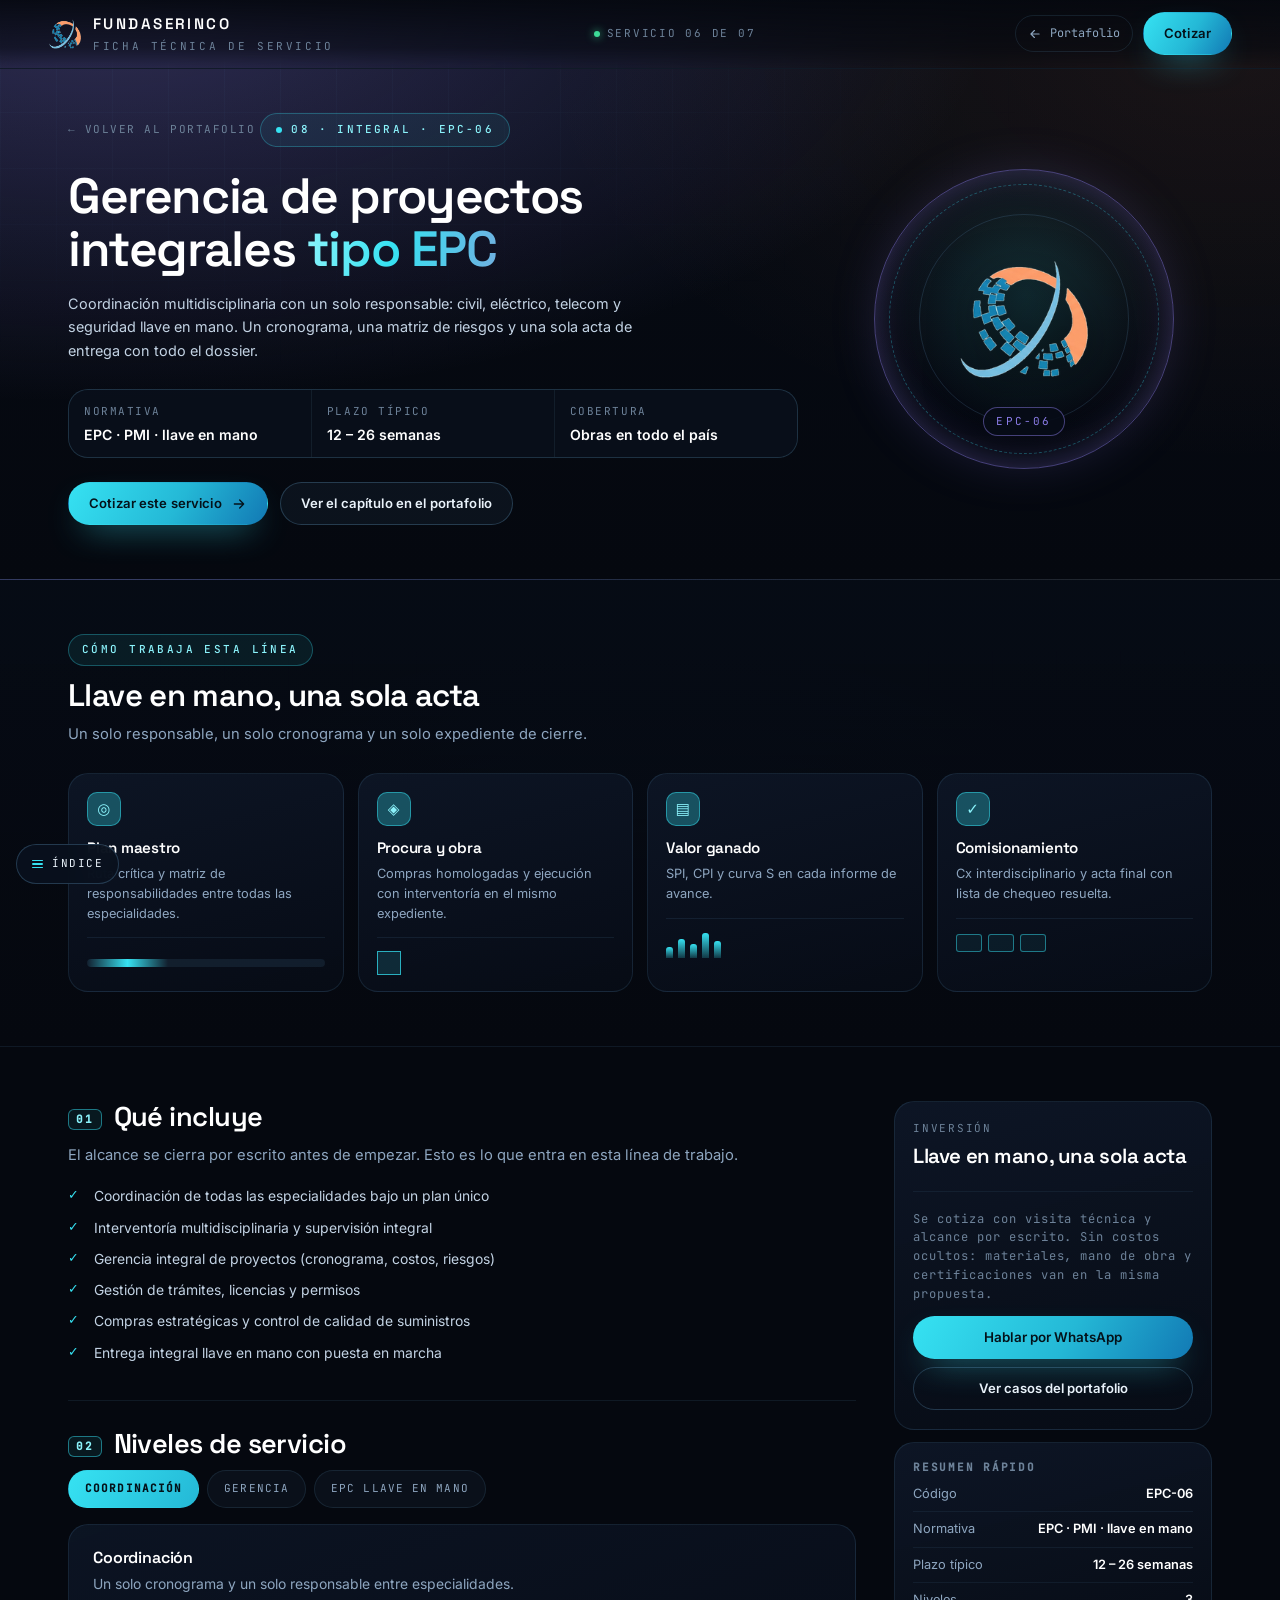
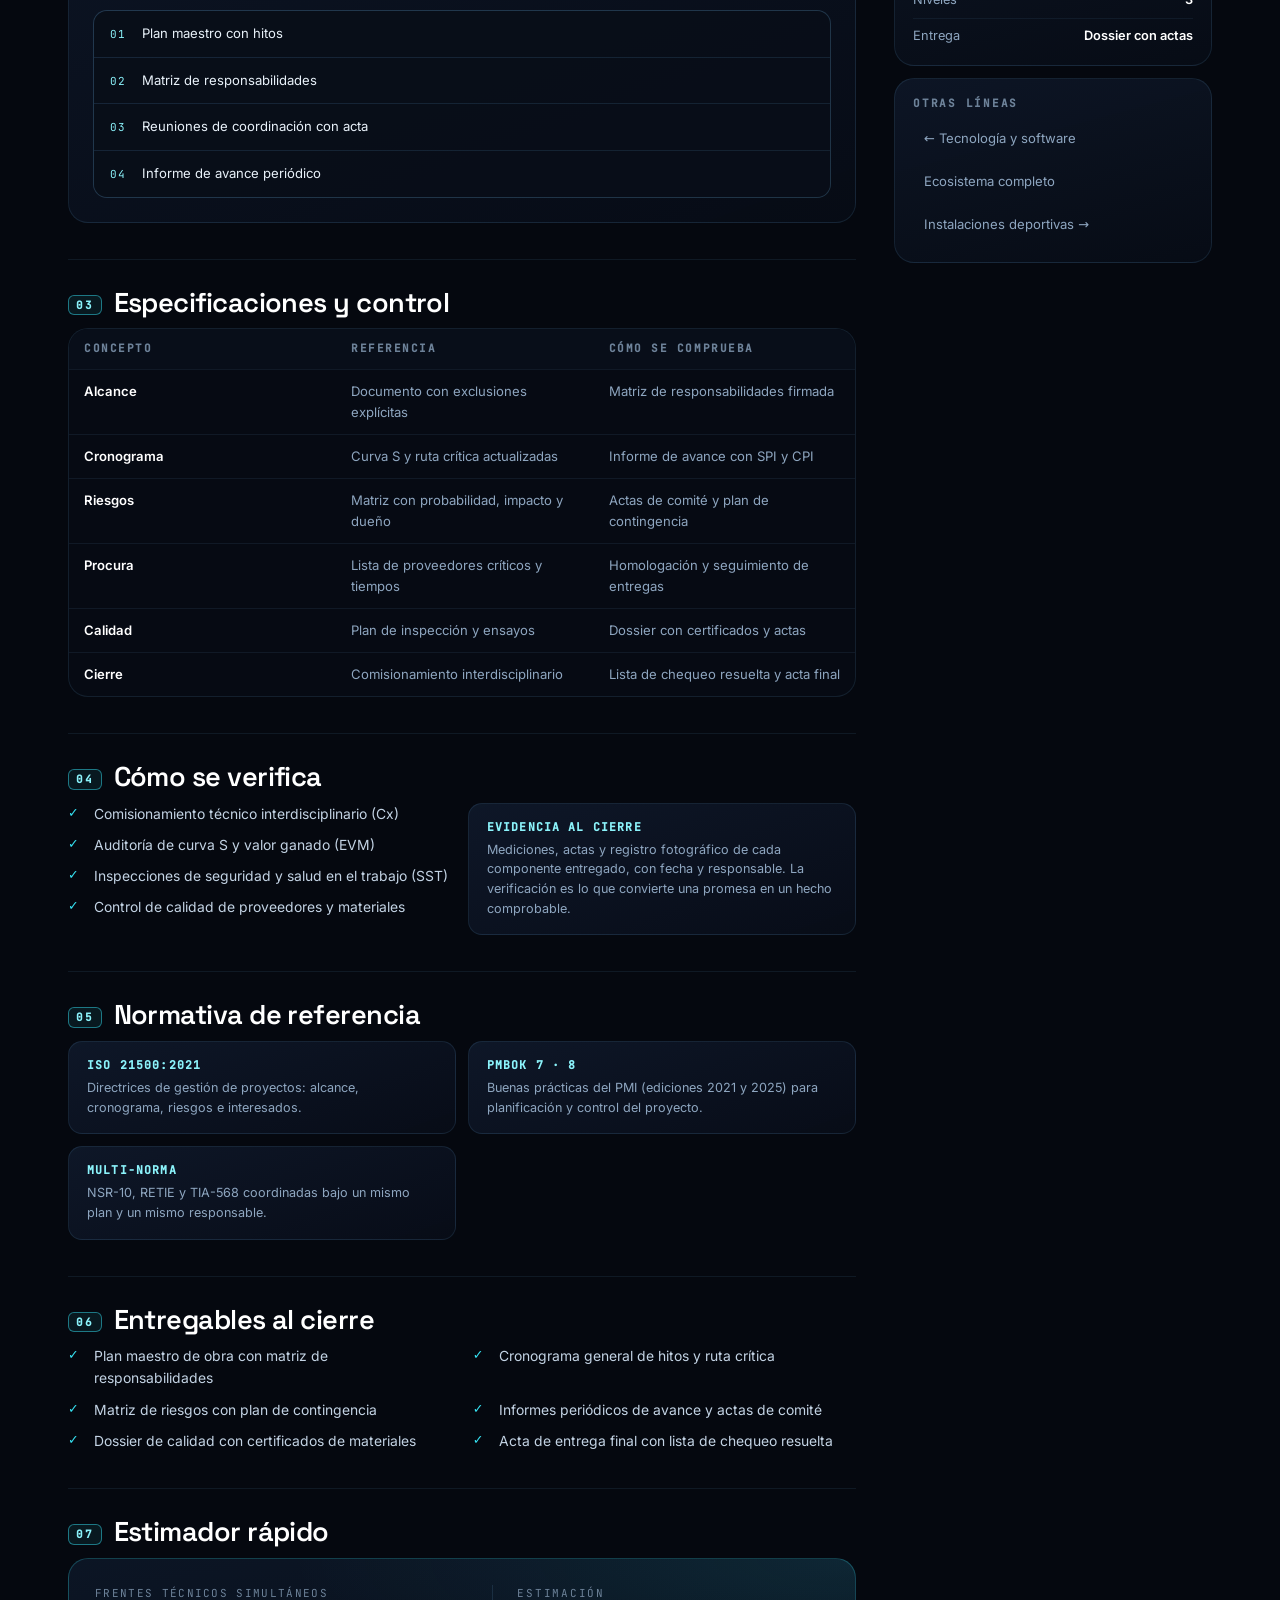
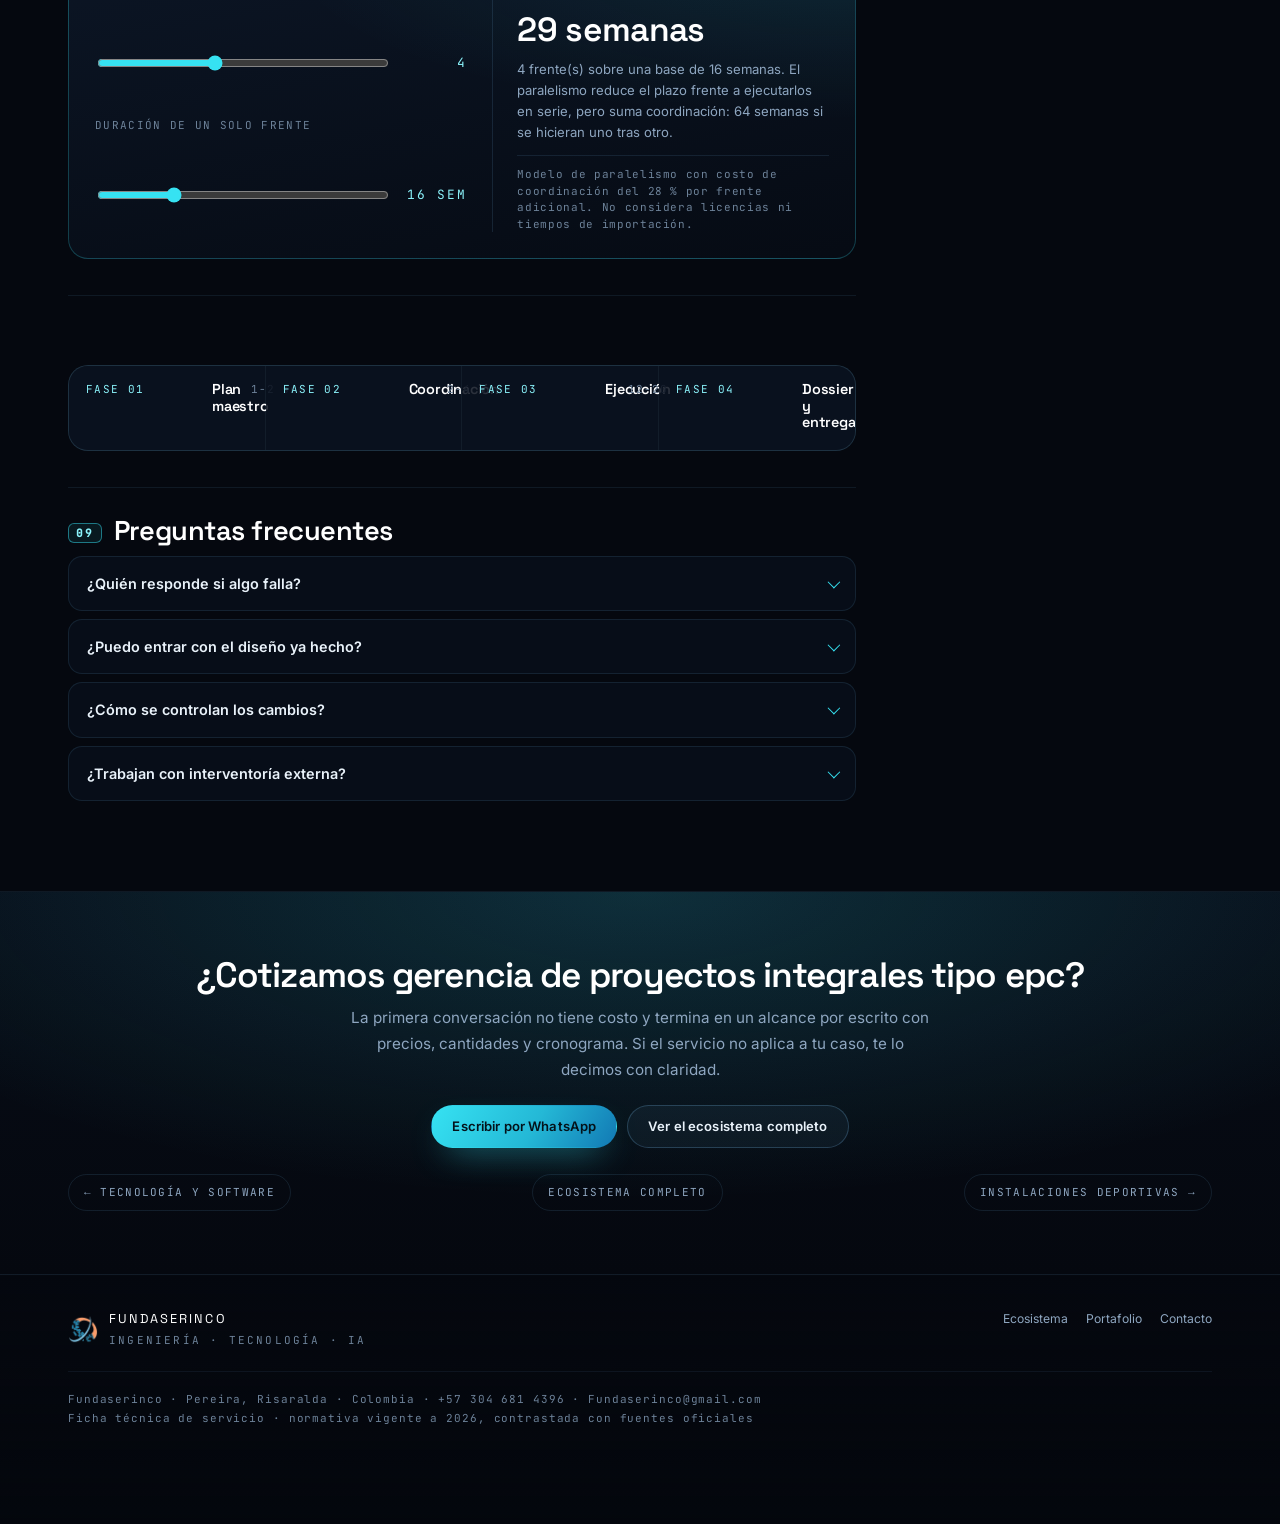
<file: servicios/proyectos-integrales.html>
<!DOCTYPE html>
<html lang="es" class="no-js">
<head>
<meta charset="UTF-8">
<meta name="viewport" content="width=device-width, initial-scale=1.0">
<meta name="theme-color" content="#05080f">
<meta name="description" content="Proyectos integrales en el Eje Cafetero: Coordinación multidisciplinaria con un solo responsable: civil, eléctrico, telecom y seguridad llave en mano. Un cronogr">
<link rel="icon" type="image/png" sizes="32x32" href="../assets/img/brand/logo-simbolo-128.png">
<link rel="apple-touch-icon" href="../assets/img/brand/logo-simbolo-180.png">
<title>Gerencia de proyectos integrales tipo EPC · Fundaserinco</title>
<meta property="og:type" content="article">
<meta property="og:site_name" content="Fundaserinco">
<meta property="og:locale" content="es_CO">
<meta property="og:title" content="Gerencia de proyectos integrales tipo EPC · Fundaserinco">
<meta property="og:description" content="Proyectos integrales en el Eje Cafetero: Coordinación multidisciplinaria con un solo responsable: civil, eléctrico, telecom y seguridad llave en mano. Un cronogr">
<meta property="og:image" content="../assets/img/og/servicios.jpg">
<meta property="og:image:width" content="1200">
<meta property="og:image:height" content="630">
<meta property="og:image:type" content="image/jpeg">
<meta name="twitter:card" content="summary_large_image">
<meta name="twitter:title" content="Gerencia de proyectos integrales tipo EPC · Fundaserinco">
<meta name="twitter:description" content="Proyectos integrales en el Eje Cafetero: Coordinación multidisciplinaria con un solo responsable: civil, eléctrico, telecom y seguridad llave en mano. Un cronogr">
<meta name="twitter:image" content="../assets/img/og/servicios.jpg">
<link rel="preload" href="../assets/fonts/inter-latin.woff2" as="font" type="font/woff2" crossorigin>
<link rel="preload" href="../assets/fonts/space-grotesk-latin.woff2" as="font" type="font/woff2" crossorigin>
<link rel="preload" href="../assets/fonts/jetbrains-mono-latin.woff2" as="font" type="font/woff2" crossorigin>
<link rel="stylesheet" href="../css/fonts.css?v=20261120e">
<script>document.documentElement.classList.remove("no-js");</script>
<link rel="stylesheet" href="../css/styles.css?v=20261122j">
<link rel="stylesheet" href="../css/plan-detalle.css?v=20261122c">
<link rel="stylesheet" href="../css/detalle.css?v=20261120h">
</head>
<body class="detalle plan-page">

<header class="topbar">
  <a class="tb-brand" href="../index.html" aria-label="Fundaserinco, volver al portafolio">
    <img src="../assets/img/brand/logo-simbolo-128.png" alt="Símbolo Fundaserinco">
    <span class="tb-name">Fundaserinco<span>Ficha técnica de servicio</span></span>
  </a>
  <div class="tb-status"><i></i>Servicio 06 de 07</div>
  <div class="tb-right">
    <a class="tb-tel" href="../index.html#ecosistema">
      <svg viewBox="0 0 24 24" width="14" height="14" fill="none" stroke="currentColor" stroke-width="1.9" stroke-linecap="round" stroke-linejoin="round" aria-hidden="true"><path d="M19 12H5M11 6l-6 6 6 6"/></svg>
      <span>Portafolio</span>
    </a>
    <a class="btn btn-primary" href="#cotizar">Cotizar</a>
  </div>
</header>

<main>

  <section class="plan-hero" style="--accent:#8b7ce8;--accent-soft:rgba(139,124,232,.3);--accent-line:rgba(139,124,232,.48)">
    <div class="wrap hero-grid">
      <div class="hero-copy">
        <a class="back" href="../index.html#integrales">← Volver al portafolio</a>
        <span class="eyebrow"><span class="dot"></span>08 · Integral · EPC-06</span>
        <h1>Gerencia de proyectos integrales <span class="grad">tipo EPC</span></h1>
        <p class="sub">Coordinación multidisciplinaria con un solo responsable: civil, eléctrico, telecom y seguridad llave en mano. Un cronograma, una matriz de riesgos y una sola acta de entrega con todo el dossier.</p>
        <div class="plan-facts">
          <div><span>Normativa</span><b>EPC · PMI · llave en mano</b></div>
          <div><span>Plazo típico</span><b>12 – 26 semanas</b></div>
          <div><span>Cobertura</span><b>Obras en todo el país</b></div>
        </div>
        <div class="scene-actions">
          <a class="btn btn-primary" href="#cotizar">Cotizar este servicio
            <svg viewBox="0 0 24 24" aria-hidden="true"><path d="M5 12h14M13 6l6 6-6 6" stroke-linecap="round" stroke-linejoin="round"/></svg>
          </a>
          <a class="btn btn-ghost" href="../index.html#integrales">Ver el capítulo en el portafolio</a>
        </div>
      </div>
      <div class="hero-visual">
        <div class="seal">
          <span class="seal-ring"></span><span class="seal-ring two"></span>
          <span class="seal-icon"><img src="../assets/img/brand/logo-simbolo-180.png" alt="" width="180" height="180" decoding="async"></span>
          <span class="seal-tag">EPC-06</span>
          <i class="spark s1"></i><i class="spark s2"></i><i class="spark s3"></i><i class="spark s4"></i>
        </div>
      </div>
    </div>
  </section>

  <section class="proc-band">
    <div class="wrap">
      <div class="proc-head">
        <span class="sec-tag">Cómo trabaja esta línea</span>
        <h2>Llave en mano, una sola acta</h2>
        <p>Un solo responsable, un solo cronograma y un solo expediente de cierre.</p>
      </div>
      <div class="proc-grid">
        <article class="proc-card">
          <div class="proc-ico">◎</div>
          <h3>Plan maestro</h3>
          <p>Ruta crítica y matriz de responsabilidades entre todas las especialidades.</p>
          <div class="mini"><div class="mini-scan"></div></div>
        </article>
        <article class="proc-card">
          <div class="proc-ico">◈</div>
          <h3>Procura y obra</h3>
          <p>Compras homologadas y ejecución con interventoría en el mismo expediente.</p>
          <div class="mini"><div class="mini-cube"><i></i><i></i><i></i><i></i><i></i><i></i></div></div>
        </article>
        <article class="proc-card">
          <div class="proc-ico">▤</div>
          <h3>Valor ganado</h3>
          <p>SPI, CPI y curva S en cada informe de avance.</p>
          <div class="mini"><div class="mini-bars"><span></span><span></span><span></span><span></span><span></span></div></div>
        </article>
        <article class="proc-card">
          <div class="proc-ico">✓</div>
          <h3>Comisionamiento</h3>
          <p>Cx interdisciplinario y acta final con lista de chequeo resuelta.</p>
          <div class="mini"><div class="mini-pay"><i></i><i></i><i></i></div></div>
        </article>
      </div>
    </div>
  </section>

  <section class="plan-main">
    <div class="wrap plan-grid">
      <div>

        <div class="blk">
          <h2><span class="n">01</span>Qué incluye</h2>
          <p class="sub">El alcance se cierra por escrito antes de empezar. Esto es lo que entra en esta línea de trabajo.</p>
          <ul class="chk">
            <li>Coordinación de todas las especialidades bajo un plan único</li>
            <li>Interventoría multidisciplinaria y supervisión integral</li>
            <li>Gerencia integral de proyectos (cronograma, costos, riesgos)</li>
            <li>Gestión de trámites, licencias y permisos</li>
            <li>Compras estratégicas y control de calidad de suministros</li>
            <li>Entrega integral llave en mano con puesta en marcha</li>
          </ul>
        </div>

        <div class="blk">
          <h2><span class="n">02</span>Niveles de servicio</h2>

      <div data-tabs>
        <div class="svc-tabs" role="tablist" aria-label="Niveles de Gerencia de proyectos integrales tipo EPC">
        <button type="button" class="svc-tab" role="tab" id="niv-1" aria-controls="niv-1p" aria-selected="true" tabindex="0">Coordinación</button>
        <button type="button" class="svc-tab" role="tab" id="niv-2" aria-controls="niv-2p" aria-selected="false" tabindex="-1">Gerencia</button>
        <button type="button" class="svc-tab" role="tab" id="niv-3" aria-controls="niv-3p" aria-selected="false" tabindex="-1">EPC llave en mano</button>
        </div>
      <div class="svc-panel" role="tabpanel" id="niv-1p" aria-labelledby="niv-1">
        <h3>Coordinación</h3>
        <p>Un solo cronograma y un solo responsable entre especialidades.</p>
        <ul class="det-list">
            <li><i>01</i><span>Plan maestro con hitos</span></li>
            <li><i>02</i><span>Matriz de responsabilidades</span></li>
            <li><i>03</i><span>Reuniones de coordinación con acta</span></li>
            <li><i>04</i><span>Informe de avance periódico</span></li>
        </ul>
      </div>
      <div class="svc-panel" role="tabpanel" id="niv-2p" aria-labelledby="niv-2" hidden>
        <h3>Gerencia</h3>
        <p>Control de alcance, costo, plazo y riesgo con método.</p>
        <ul class="det-list">
            <li><i>01</i><span>Gestión de alcance y cambios</span></li>
            <li><i>02</i><span>Valor ganado (EVM) con SPI y CPI</span></li>
            <li><i>03</i><span>Matriz de riesgos y contingencias</span></li>
            <li><i>04</i><span>Procura y homologación de proveedores</span></li>
        </ul>
      </div>
      <div class="svc-panel" role="tabpanel" id="niv-3p" aria-labelledby="niv-3" hidden>
        <h3>EPC llave en mano</h3>
        <p>Diseño, compras, obra y comisionamiento con una sola acta.</p>
        <ul class="det-list">
            <li><i>01</i><span>Ingeniería de detalle</span></li>
            <li><i>02</i><span>Compras y control de calidad de materiales</span></li>
            <li><i>03</i><span>Construcción e interventoría</span></li>
            <li><i>04</i><span>Comisionamiento (Cx) y dossier final</span></li>
        </ul>
      </div>
      </div>
            </div>

        <div class="blk">
          <h2><span class="n">03</span>Especificaciones y control</h2>

      <div class="spec-wrap">
        <table class="spec">
          <thead><tr><th>Concepto</th><th>Referencia</th><th>Cómo se comprueba</th></tr></thead>
          <tbody>
          <tr><th>Alcance</th><td>Documento con exclusiones explícitas</td><td>Matriz de responsabilidades firmada</td></tr>
          <tr><th>Cronograma</th><td>Curva S y ruta crítica actualizadas</td><td>Informe de avance con SPI y CPI</td></tr>
          <tr><th>Riesgos</th><td>Matriz con probabilidad, impacto y dueño</td><td>Actas de comité y plan de contingencia</td></tr>
          <tr><th>Procura</th><td>Lista de proveedores críticos y tiempos</td><td>Homologación y seguimiento de entregas</td></tr>
          <tr><th>Calidad</th><td>Plan de inspección y ensayos</td><td>Dossier con certificados y actas</td></tr>
          <tr><th>Cierre</th><td>Comisionamiento interdisciplinario</td><td>Lista de chequeo resuelta y acta final</td></tr>
          </tbody>
        </table>
      </div>
            </div>

        <div class="blk">
          <h2><span class="n">04</span>Cómo se verifica</h2>
          <div class="det-grid c2">
            <div>
              <ul class="chk">
            <li>Comisionamiento técnico interdisciplinario (Cx)</li>
            <li>Auditoría de curva S y valor ganado (EVM)</li>
            <li>Inspecciones de seguridad y salud en el trabajo (SST)</li>
            <li>Control de calidad de proveedores y materiales</li>
              </ul>
            </div>
            <article class="norm-card">
              <h3>Evidencia al cierre</h3>
              <p>Mediciones, actas y registro fotográfico de cada componente entregado, con fecha y responsable. La verificación es lo que convierte una promesa en un hecho comprobable.</p>
            </article>
          </div>
        </div>

        <div class="blk">
          <h2><span class="n">05</span>Normativa de referencia</h2>
          <div class="det-grid c2">
            <article class="norm-card">
              <h3>ISO 21500:2021</h3>
              <p>Directrices de gestión de proyectos: alcance, cronograma, riesgos e interesados.</p>
            </article>
            <article class="norm-card">
              <h3>PMBOK 7 · 8</h3>
              <p>Buenas prácticas del PMI (ediciones 2021 y 2025) para planificación y control del proyecto.</p>
            </article>
            <article class="norm-card">
              <h3>Multi-norma</h3>
              <p>NSR-10, RETIE y TIA-568 coordinadas bajo un mismo plan y un mismo responsable.</p>
            </article>
          </div>
        </div>

        <div class="blk">
          <h2><span class="n">06</span>Entregables al cierre</h2>
          <ul class="chk two">
            <li>Plan maestro de obra con matriz de responsabilidades</li>
            <li>Cronograma general de hitos y ruta crítica</li>
            <li>Matriz de riesgos con plan de contingencia</li>
            <li>Informes periódicos de avance y actas de comité</li>
            <li>Dossier de calidad con certificados de materiales</li>
            <li>Acta de entrega final con lista de chequeo resuelta</li>
          </ul>
        </div>

        <div class="blk">
          <h2><span class="n">07</span>Estimador rápido</h2>

      <div class="calc-box" data-calc="integrales">
        <div class="calc-fields">
        <div class="calc-field">
          <span>Frentes técnicos simultáneos</span>
          <label for="epFrentes"><input type="range" id="epFrentes" data-in="frentes" min="2" max="7" step="1" value="4" data-unit=""><output for="epFrentes">4</output></label>
        </div>
        <div class="calc-field">
          <span>Duración de un solo frente</span>
          <label for="epBase"><input type="range" id="epBase" data-in="base" min="8" max="40" step="1" value="16" data-unit=" sem"><output for="epBase">16 sem</output></label>
        </div>
        </div>
        <div class="calc-result">
          <span class="cr-label">Estimación</span>
          <span class="cr-value" data-out="main">—</span>
          <p class="cr-note" data-out="note"></p>
          <p class="cr-disclaimer">Modelo de paralelismo con costo de coordinación del 28 % por frente adicional. No considera licencias ni tiempos de importación.</p>
        </div>
      </div>
            </div>

        <div class="blk">
          <h2><span class="n">08</span>Fases y plazos</h2>
          <ol class="phases">
            <li>
              <span class="w">Fase 01</span>
              <div><h4>Plan maestro</h4></div>
              <span class="d">1-2 sem</span>
            </li>
            <li>
              <span class="w">Fase 02</span>
              <div><h4>Coordinación</h4></div>
              <span class="d">2-4 sem</span>
            </li>
            <li>
              <span class="w">Fase 03</span>
              <div><h4>Ejecución</h4></div>
              <span class="d">12-20 sem</span>
            </li>
            <li>
              <span class="w">Fase 04</span>
              <div><h4>Dossier y entrega</h4></div>
              <span class="d">2 sem</span>
            </li>
          </ol>
        </div>

        <div class="blk">
          <h2><span class="n">09</span>Preguntas frecuentes</h2>

      <div class="faq">
        <details class="faq-item">
          <summary>¿Quién responde si algo falla?</summary>
          <div class="faq-body"><p>Fundaserinco, con un solo contrato y un gerente de proyecto. Esa es la razón de ser del modelo: no hay que perseguir a tres proveedores para que se señalen entre ellos.</p></div>
        </details>
        <details class="faq-item">
          <summary>¿Puedo entrar con el diseño ya hecho?</summary>
          <div class="faq-body"><p>Sí, con revisión de ingeniería previa. Si el diseño tiene incompatibilidades entre especialidades, es más barato encontrarlas en revisión que en obra.</p></div>
        </details>
        <details class="faq-item">
          <summary>¿Cómo se controlan los cambios?</summary>
          <div class="faq-body"><p>Con orden de cambio escrita que declara impacto en plazo y costo antes de ejecutarse. Sin ese documento, el cambio no existe y el cierre se vuelve una discusión.</p></div>
        </details>
        <details class="faq-item">
          <summary>¿Trabajan con interventoría externa?</summary>
          <div class="faq-body"><p>Sí. Se entrega la información necesaria para que la ejerza: cronograma, actas, certificados y avance medido. La transparencia del expediente es parte del servicio.</p></div>
        </details>
      </div>
            </div>

      </div>

        <aside class="side">
          <div class="side-card">
            <span class="lab">Inversión</span>
            <div class="big">Llave en mano, una sola acta</div>
            <p class="fine">Se cotiza con visita técnica y alcance por escrito. Sin costos ocultos: materiales, mano de obra y certificaciones van en la misma propuesta.</p>
            <a class="cta" href="https://wa.me/573046814396?text=Hola%2C%20quiero%20cotizar%20este%20servicio" target="_blank" rel="noopener">Hablar por WhatsApp</a>
            <a class="ghost" href="../index.html#portafolio">Ver casos del portafolio</a>
          </div>
          <div class="side-card">
            <h4>Resumen rápido</h4>
            <ul class="side-list">
              <li>Código <b>EPC-06</b></li>
              <li>Normativa <b>EPC · PMI · llave en mano</b></li>
              <li>Plazo típico <b>12 – 26 semanas</b></li>
              <li>Niveles <b>3</b></li>
              <li>Entrega <b>Dossier con actas</b></li>
            </ul>
          </div>
          <div class="side-card">
            <h4>Otras líneas</h4>
            <nav class="side-nav" aria-label="Otras fichas de servicio">
<a href="tecnologia-software.html">← Tecnología y software</a>
              <a href="../index.html#ecosistema">Ecosistema completo</a>
              <a href="instalaciones-deportivas.html">Instalaciones deportivas →</a>            </nav>
          </div>
        </aside>
    </div>
  </section>

  <section class="plan-cta-band" id="cotizar">
    <div class="wrap">
      <h2>¿Cotizamos gerencia de proyectos integrales tipo epc?</h2>
      <p>La primera conversación no tiene costo y termina en un alcance por escrito con precios, cantidades y cronograma. Si el servicio no aplica a tu caso, te lo decimos con claridad.</p>
      <div class="cta-btns">
        <a class="btn btn-primary" href="https://wa.me/573046814396?text=Hola%2C%20quiero%20cotizar%20este%20servicio" target="_blank" rel="noopener">Escribir por WhatsApp</a>
        <a class="btn btn-ghost" href="../index.html#ecosistema">Ver el ecosistema completo</a>
      </div>
      <nav class="det-nav" aria-label="Otras fichas de servicio"><a href="tecnologia-software.html">← Tecnología y software</a>
        <a href="../index.html#ecosistema">Ecosistema completo</a>
        <a href="instalaciones-deportivas.html">Instalaciones deportivas →</a></nav>
    </div>
  </section>

  <div class="toc-float" data-det-toc></div>
</main>

<footer>
  <div class="wrap">
    <div class="foot-inner">
      <div class="foot-brand">
        <img src="../assets/img/brand/logo-simbolo-128.png" alt="">
        <div>Fundaserinco<span>Ingeniería · Tecnología · IA</span></div>
      </div>
      <nav class="foot-links" aria-label="Enlaces del pie">
        <a href="../index.html#ecosistema">Ecosistema</a>
        <a href="../index.html#portafolio">Portafolio</a>
        <a href="../index.html#contacto">Contacto</a>
      </nav>
    </div>
    <p class="fine">Fundaserinco · Pereira, Risaralda · Colombia · +57 304 681 4396 · Fundaserinco@gmail.com<br>
      Ficha técnica de servicio · normativa vigente a 2026, contrastada con fuentes oficiales</p>
  </div>
</footer>

<script src="../js/detalle.js?v=20261122h" defer></script>

</body>
</html>
</file>
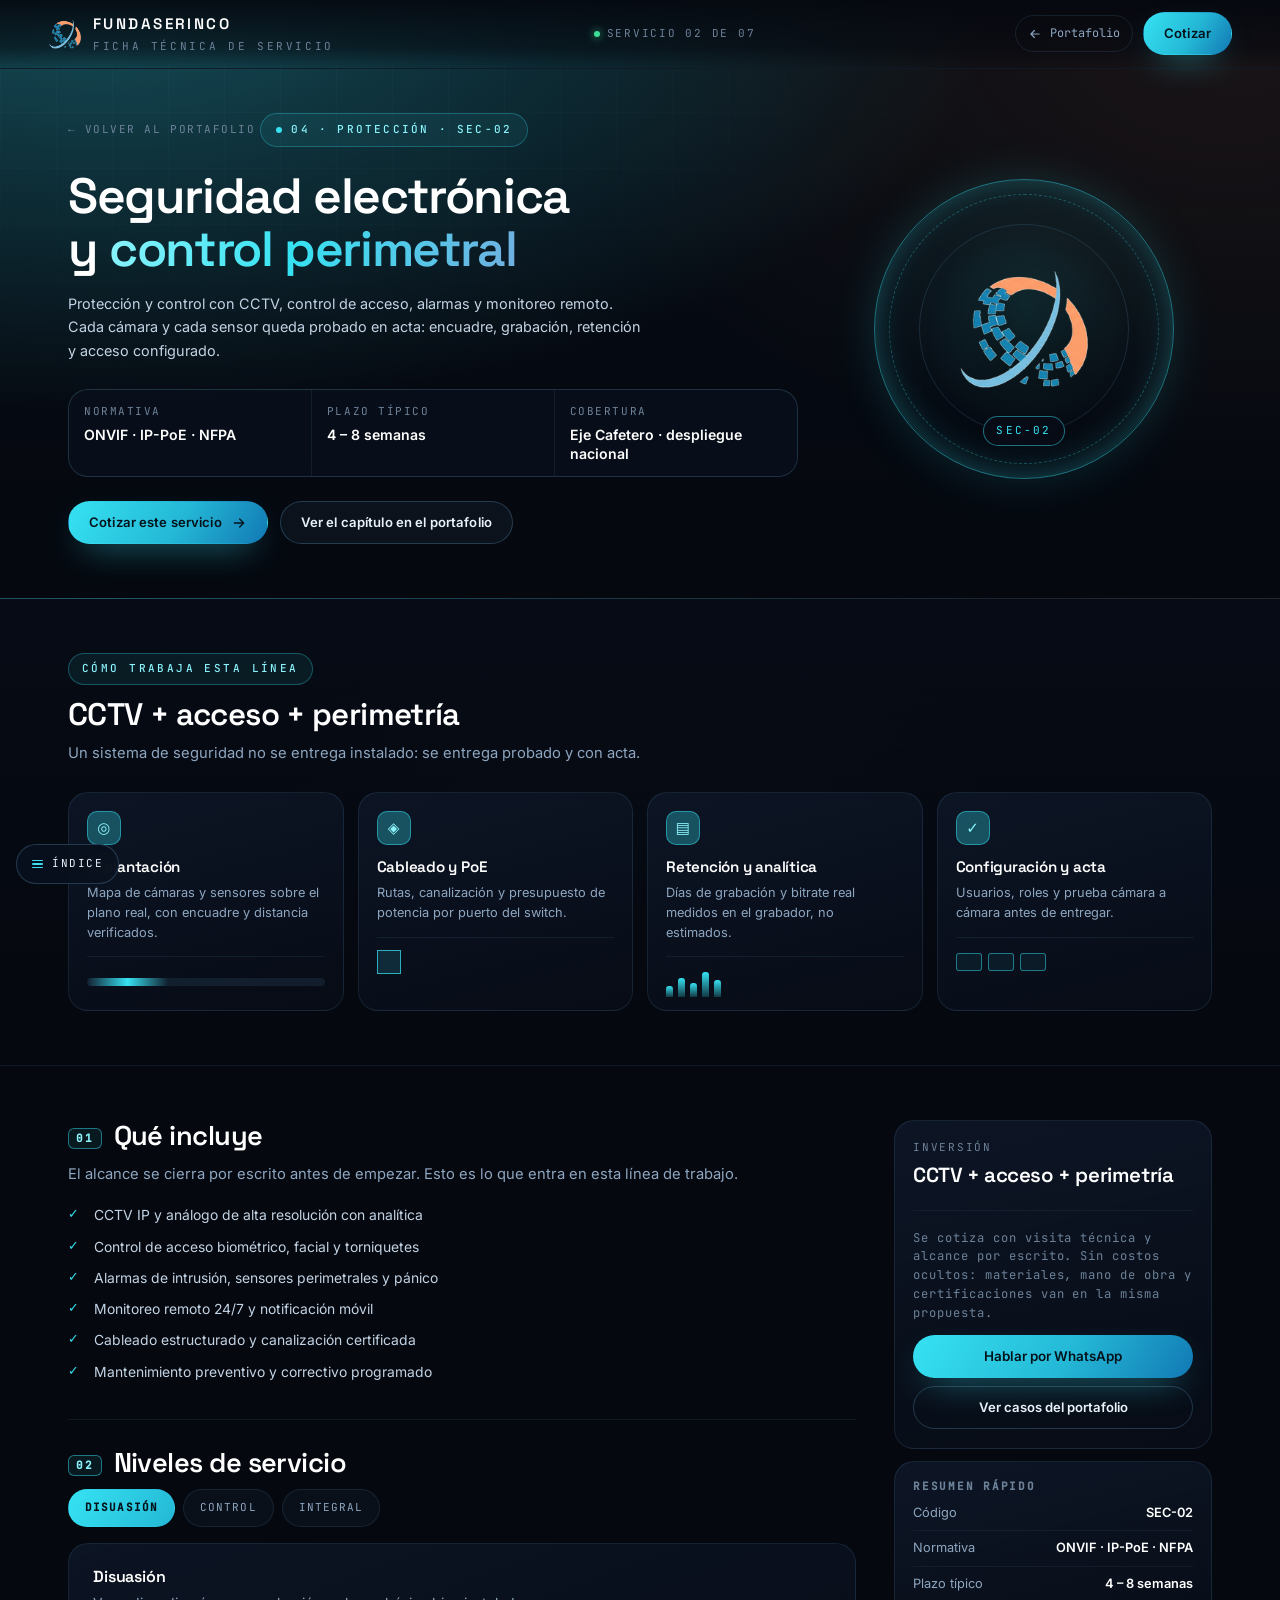
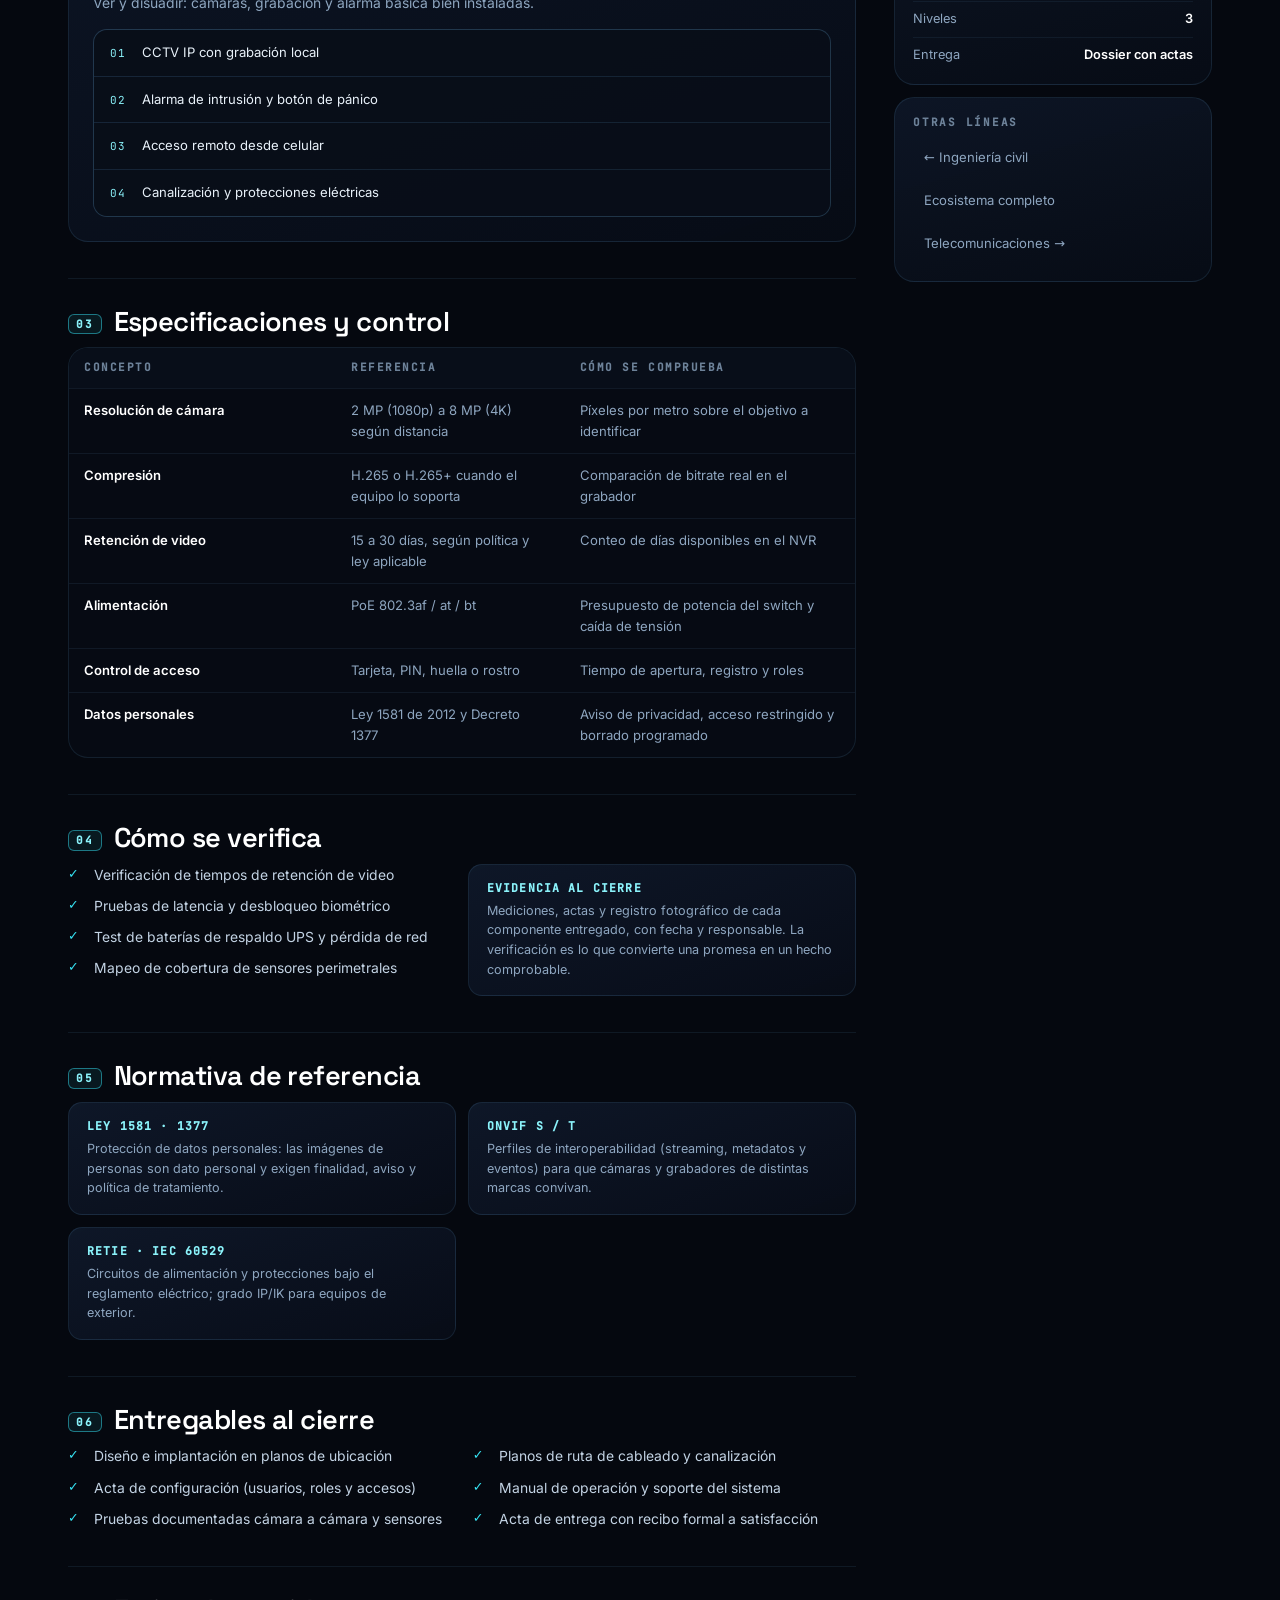
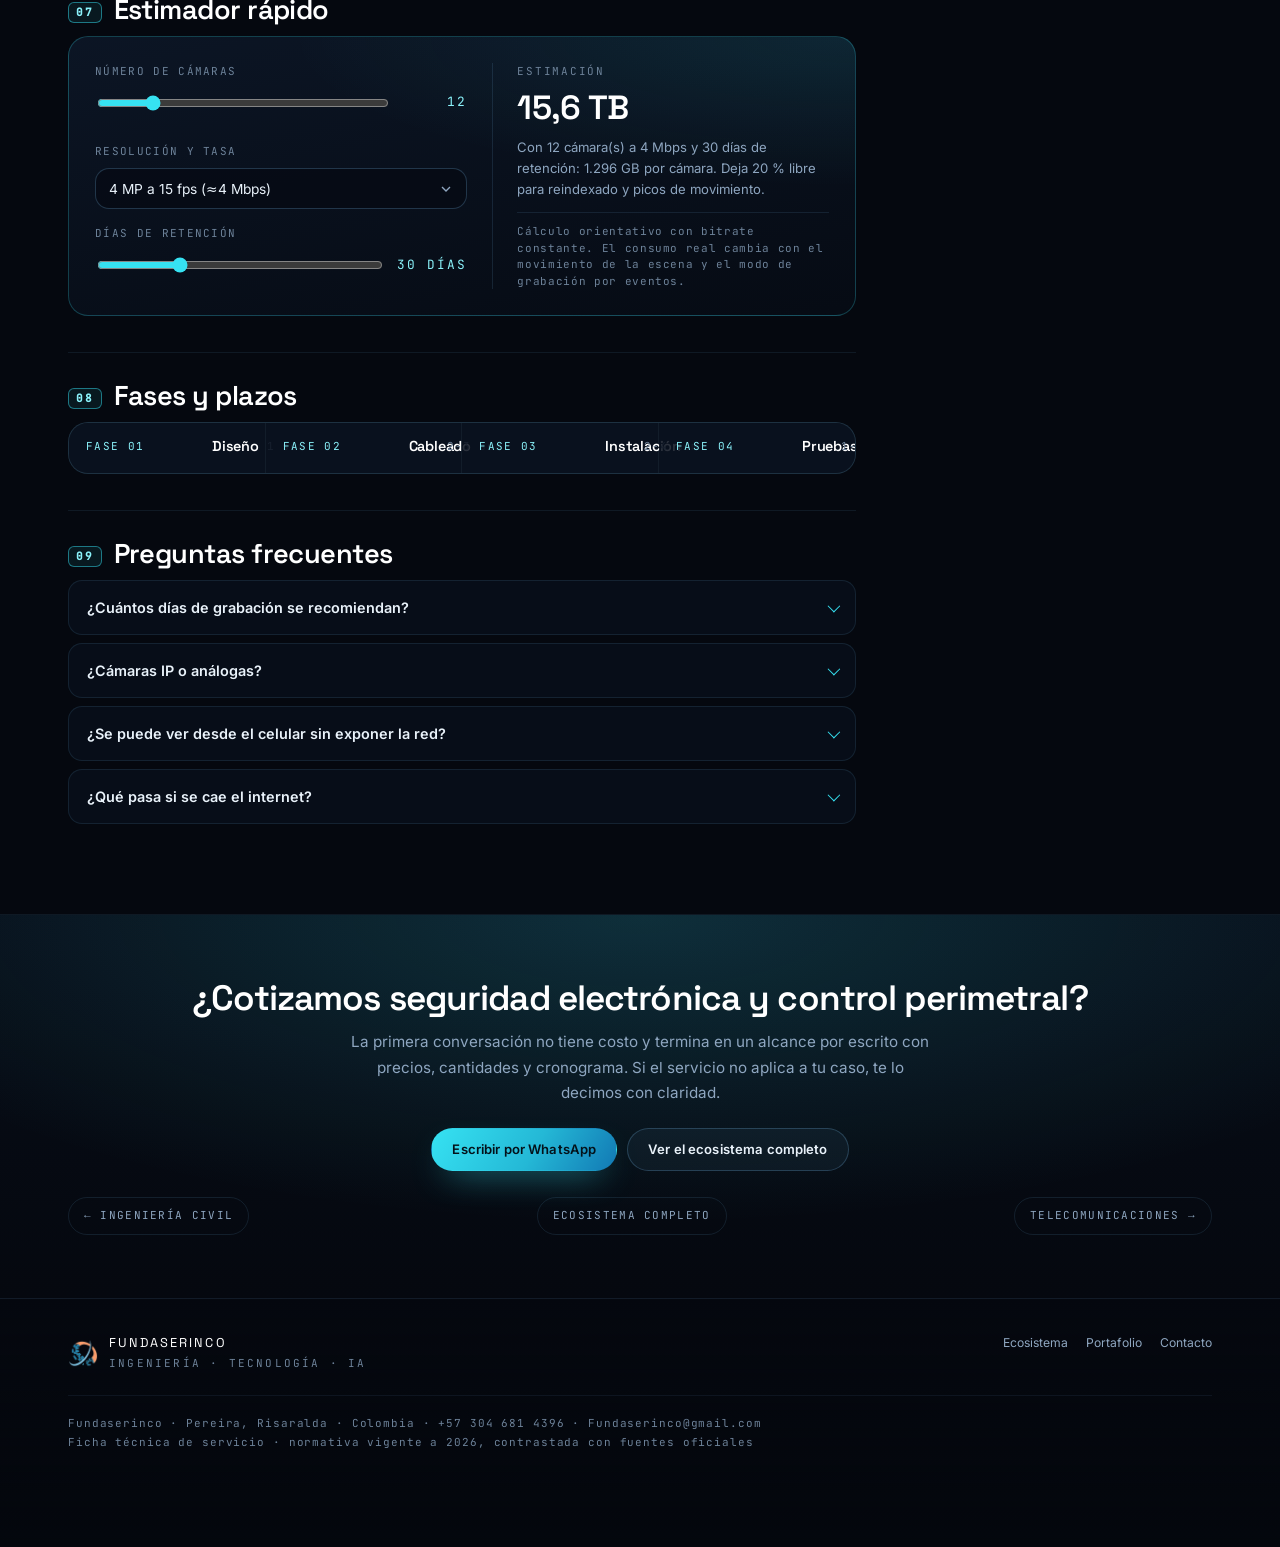
<file: servicios/seguridad-electronica.html>
<!DOCTYPE html>
<html lang="es" class="no-js">
<head>
<meta charset="UTF-8">
<meta name="viewport" content="width=device-width, initial-scale=1.0">
<meta name="theme-color" content="#05080f">
<meta name="description" content="Seguridad electrónica en el Eje Cafetero: Protección y control con CCTV, control de acceso, alarmas y monitoreo remoto. Cada cámara y cada sensor queda probado en">
<link rel="icon" type="image/png" sizes="32x32" href="../assets/img/brand/logo-simbolo-128.png">
<link rel="apple-touch-icon" href="../assets/img/brand/logo-simbolo-180.png">
<title>Seguridad electrónica y control perimetral · Fundaserinco</title>
<meta property="og:type" content="article">
<meta property="og:site_name" content="Fundaserinco">
<meta property="og:locale" content="es_CO">
<meta property="og:title" content="Seguridad electrónica y control perimetral · Fundaserinco">
<meta property="og:description" content="Seguridad electrónica en el Eje Cafetero: Protección y control con CCTV, control de acceso, alarmas y monitoreo remoto. Cada cámara y cada sensor queda probado en">
<meta property="og:image" content="../assets/img/og/servicios.jpg">
<meta property="og:image:width" content="1200">
<meta property="og:image:height" content="630">
<meta property="og:image:type" content="image/jpeg">
<meta name="twitter:card" content="summary_large_image">
<meta name="twitter:title" content="Seguridad electrónica y control perimetral · Fundaserinco">
<meta name="twitter:description" content="Seguridad electrónica en el Eje Cafetero: Protección y control con CCTV, control de acceso, alarmas y monitoreo remoto. Cada cámara y cada sensor queda probado en">
<meta name="twitter:image" content="../assets/img/og/servicios.jpg">
<link rel="preload" href="../assets/fonts/inter-latin.woff2" as="font" type="font/woff2" crossorigin>
<link rel="preload" href="../assets/fonts/space-grotesk-latin.woff2" as="font" type="font/woff2" crossorigin>
<link rel="preload" href="../assets/fonts/jetbrains-mono-latin.woff2" as="font" type="font/woff2" crossorigin>
<link rel="stylesheet" href="../css/fonts.css?v=20261120e">
<script>document.documentElement.classList.remove("no-js");</script>
<link rel="stylesheet" href="../css/styles.css?v=20261122j">
<link rel="stylesheet" href="../css/plan-detalle.css?v=20261122c">
<link rel="stylesheet" href="../css/detalle.css?v=20261120h">
</head>
<body class="detalle plan-page">

<header class="topbar">
  <a class="tb-brand" href="../index.html" aria-label="Fundaserinco, volver al portafolio">
    <img src="../assets/img/brand/logo-simbolo-128.png" alt="Símbolo Fundaserinco">
    <span class="tb-name">Fundaserinco<span>Ficha técnica de servicio</span></span>
  </a>
  <div class="tb-status"><i></i>Servicio 02 de 07</div>
  <div class="tb-right">
    <a class="tb-tel" href="../index.html#ecosistema">
      <svg viewBox="0 0 24 24" width="14" height="14" fill="none" stroke="currentColor" stroke-width="1.9" stroke-linecap="round" stroke-linejoin="round" aria-hidden="true"><path d="M19 12H5M11 6l-6 6 6 6"/></svg>
      <span>Portafolio</span>
    </a>
    <a class="btn btn-primary" href="#cotizar">Cotizar</a>
  </div>
</header>

<main>

  <section class="plan-hero" style="--accent:#36e2f2;--accent-soft:rgba(54,226,242,.3);--accent-line:rgba(54,226,242,.48)">
    <div class="wrap hero-grid">
      <div class="hero-copy">
        <a class="back" href="../index.html#seguridad">← Volver al portafolio</a>
        <span class="eyebrow"><span class="dot"></span>04 · Protección · SEC-02</span>
        <h1>Seguridad electrónica y <span class="grad">control perimetral</span></h1>
        <p class="sub">Protección y control con CCTV, control de acceso, alarmas y monitoreo remoto. Cada cámara y cada sensor queda probado en acta: encuadre, grabación, retención y acceso configurado.</p>
        <div class="plan-facts">
          <div><span>Normativa</span><b>ONVIF · IP-PoE · NFPA</b></div>
          <div><span>Plazo típico</span><b>4 – 8 semanas</b></div>
          <div><span>Cobertura</span><b>Eje Cafetero · despliegue nacional</b></div>
        </div>
        <div class="scene-actions">
          <a class="btn btn-primary" href="#cotizar">Cotizar este servicio
            <svg viewBox="0 0 24 24" aria-hidden="true"><path d="M5 12h14M13 6l6 6-6 6" stroke-linecap="round" stroke-linejoin="round"/></svg>
          </a>
          <a class="btn btn-ghost" href="../index.html#seguridad">Ver el capítulo en el portafolio</a>
        </div>
      </div>
      <div class="hero-visual">
        <div class="seal">
          <span class="seal-ring"></span><span class="seal-ring two"></span>
          <span class="seal-icon"><img src="../assets/img/brand/logo-simbolo-180.png" alt="" width="180" height="180" decoding="async"></span>
          <span class="seal-tag">SEC-02</span>
          <i class="spark s1"></i><i class="spark s2"></i><i class="spark s3"></i><i class="spark s4"></i>
        </div>
      </div>
    </div>
  </section>

  <section class="proc-band">
    <div class="wrap">
      <div class="proc-head">
        <span class="sec-tag">Cómo trabaja esta línea</span>
        <h2>CCTV + acceso + perimetría</h2>
        <p>Un sistema de seguridad no se entrega instalado: se entrega probado y con acta.</p>
      </div>
      <div class="proc-grid">
        <article class="proc-card">
          <div class="proc-ico">◎</div>
          <h3>Implantación</h3>
          <p>Mapa de cámaras y sensores sobre el plano real, con encuadre y distancia verificados.</p>
          <div class="mini"><div class="mini-scan"></div></div>
        </article>
        <article class="proc-card">
          <div class="proc-ico">◈</div>
          <h3>Cableado y PoE</h3>
          <p>Rutas, canalización y presupuesto de potencia por puerto del switch.</p>
          <div class="mini"><div class="mini-cube"><i></i><i></i><i></i><i></i><i></i><i></i></div></div>
        </article>
        <article class="proc-card">
          <div class="proc-ico">▤</div>
          <h3>Retención y analítica</h3>
          <p>Días de grabación y bitrate real medidos en el grabador, no estimados.</p>
          <div class="mini"><div class="mini-bars"><span></span><span></span><span></span><span></span><span></span></div></div>
        </article>
        <article class="proc-card">
          <div class="proc-ico">✓</div>
          <h3>Configuración y acta</h3>
          <p>Usuarios, roles y prueba cámara a cámara antes de entregar.</p>
          <div class="mini"><div class="mini-pay"><i></i><i></i><i></i></div></div>
        </article>
      </div>
    </div>
  </section>

  <section class="plan-main">
    <div class="wrap plan-grid">
      <div>

        <div class="blk">
          <h2><span class="n">01</span>Qué incluye</h2>
          <p class="sub">El alcance se cierra por escrito antes de empezar. Esto es lo que entra en esta línea de trabajo.</p>
          <ul class="chk">
            <li>CCTV IP y análogo de alta resolución con analítica</li>
            <li>Control de acceso biométrico, facial y torniquetes</li>
            <li>Alarmas de intrusión, sensores perimetrales y pánico</li>
            <li>Monitoreo remoto 24/7 y notificación móvil</li>
            <li>Cableado estructurado y canalización certificada</li>
            <li>Mantenimiento preventivo y correctivo programado</li>
          </ul>
        </div>

        <div class="blk">
          <h2><span class="n">02</span>Niveles de servicio</h2>

      <div data-tabs>
        <div class="svc-tabs" role="tablist" aria-label="Niveles de Seguridad electrónica y control perimetral">
        <button type="button" class="svc-tab" role="tab" id="niv-1" aria-controls="niv-1p" aria-selected="true" tabindex="0">Disuasión</button>
        <button type="button" class="svc-tab" role="tab" id="niv-2" aria-controls="niv-2p" aria-selected="false" tabindex="-1">Control</button>
        <button type="button" class="svc-tab" role="tab" id="niv-3" aria-controls="niv-3p" aria-selected="false" tabindex="-1">Integral</button>
        </div>
      <div class="svc-panel" role="tabpanel" id="niv-1p" aria-labelledby="niv-1">
        <h3>Disuasión</h3>
        <p>Ver y disuadir: cámaras, grabación y alarma básica bien instaladas.</p>
        <ul class="det-list">
            <li><i>01</i><span>CCTV IP con grabación local</span></li>
            <li><i>02</i><span>Alarma de intrusión y botón de pánico</span></li>
            <li><i>03</i><span>Acceso remoto desde celular</span></li>
            <li><i>04</i><span>Canalización y protecciones eléctricas</span></li>
        </ul>
      </div>
      <div class="svc-panel" role="tabpanel" id="niv-2p" aria-labelledby="niv-2" hidden>
        <h3>Control</h3>
        <p>Operar el acceso de personas y vehículos con registro y monitoreo.</p>
        <ul class="det-list">
            <li><i>01</i><span>Control de acceso con tarjeta, PIN o biometría</span></li>
            <li><i>02</i><span>Analítica de video (conteo, cruce de línea, detección)</span></li>
            <li><i>03</i><span>Monitoreo remoto y alertas</span></li>
            <li><i>04</i><span>Integración con horarios y roles</span></li>
        </ul>
      </div>
      <div class="svc-panel" role="tabpanel" id="niv-3p" aria-labelledby="niv-3" hidden>
        <h3>Integral</h3>
        <p>Perimetría, video y acceso integrados bajo una política de datos.</p>
        <ul class="det-list">
            <li><i>01</i><span>Perimetría con sensores y barreras</span></li>
            <li><i>02</i><span>Control de visitantes y registro de terceros</span></li>
            <li><i>03</i><span>Política de tratamiento de datos (Ley 1581)</span></li>
            <li><i>04</i><span>Monitoreo 24/7 y plan de mantenimiento</span></li>
        </ul>
      </div>
      </div>
            </div>

        <div class="blk">
          <h2><span class="n">03</span>Especificaciones y control</h2>

      <div class="spec-wrap">
        <table class="spec">
          <thead><tr><th>Concepto</th><th>Referencia</th><th>Cómo se comprueba</th></tr></thead>
          <tbody>
          <tr><th>Resolución de cámara</th><td>2 MP (1080p) a 8 MP (4K) según distancia</td><td>Píxeles por metro sobre el objetivo a identificar</td></tr>
          <tr><th>Compresión</th><td>H.265 o H.265+ cuando el equipo lo soporta</td><td>Comparación de bitrate real en el grabador</td></tr>
          <tr><th>Retención de video</th><td>15 a 30 días, según política y ley aplicable</td><td>Conteo de días disponibles en el NVR</td></tr>
          <tr><th>Alimentación</th><td>PoE 802.3af / at / bt</td><td>Presupuesto de potencia del switch y caída de tensión</td></tr>
          <tr><th>Control de acceso</th><td>Tarjeta, PIN, huella o rostro</td><td>Tiempo de apertura, registro y roles</td></tr>
          <tr><th>Datos personales</th><td>Ley 1581 de 2012 y Decreto 1377</td><td>Aviso de privacidad, acceso restringido y borrado programado</td></tr>
          </tbody>
        </table>
      </div>
            </div>

        <div class="blk">
          <h2><span class="n">04</span>Cómo se verifica</h2>
          <div class="det-grid c2">
            <div>
              <ul class="chk">
            <li>Verificación de tiempos de retención de video</li>
            <li>Pruebas de latencia y desbloqueo biométrico</li>
            <li>Test de baterías de respaldo UPS y pérdida de red</li>
            <li>Mapeo de cobertura de sensores perimetrales</li>
              </ul>
            </div>
            <article class="norm-card">
              <h3>Evidencia al cierre</h3>
              <p>Mediciones, actas y registro fotográfico de cada componente entregado, con fecha y responsable. La verificación es lo que convierte una promesa en un hecho comprobable.</p>
            </article>
          </div>
        </div>

        <div class="blk">
          <h2><span class="n">05</span>Normativa de referencia</h2>
          <div class="det-grid c2">
            <article class="norm-card">
              <h3>Ley 1581 · 1377</h3>
              <p>Protección de datos personales: las imágenes de personas son dato personal y exigen finalidad, aviso y política de tratamiento.</p>
            </article>
            <article class="norm-card">
              <h3>ONVIF S / T</h3>
              <p>Perfiles de interoperabilidad (streaming, metadatos y eventos) para que cámaras y grabadores de distintas marcas convivan.</p>
            </article>
            <article class="norm-card">
              <h3>RETIE · IEC 60529</h3>
              <p>Circuitos de alimentación y protecciones bajo el reglamento eléctrico; grado IP/IK para equipos de exterior.</p>
            </article>
          </div>
        </div>

        <div class="blk">
          <h2><span class="n">06</span>Entregables al cierre</h2>
          <ul class="chk two">
            <li>Diseño e implantación en planos de ubicación</li>
            <li>Planos de ruta de cableado y canalización</li>
            <li>Acta de configuración (usuarios, roles y accesos)</li>
            <li>Manual de operación y soporte del sistema</li>
            <li>Pruebas documentadas cámara a cámara y sensores</li>
            <li>Acta de entrega con recibo formal a satisfacción</li>
          </ul>
        </div>

        <div class="blk">
          <h2><span class="n">07</span>Estimador rápido</h2>

      <div class="calc-box" data-calc="seguridad">
        <div class="calc-fields">
        <div class="calc-field">
          <span>Número de cámaras</span>
          <label for="scCam"><input type="range" id="scCam" data-in="camaras" min="1" max="64" step="1" value="12" data-unit=""><output for="scCam">12</output></label>
        </div>
        <div class="calc-field">
          <span><label for="scRes">Resolución y tasa</label></span>
          <select class="calc-select" id="scRes" data-in="resolucion">
            <option value="2">2 MP · 1080p a 15 fps (≈2 Mbps)</option>
            <option value="4" selected>4 MP a 15 fps (≈4 Mbps)</option>
            <option value="6">4 MP a 25 fps (≈6 Mbps)</option>
            <option value="8">8 MP · 4K a 20 fps (≈8 Mbps)</option>
          </select>
        </div>
        <div class="calc-field">
          <span>Días de retención</span>
          <label for="scDias"><input type="range" id="scDias" data-in="dias" min="7" max="90" step="1" value="30" data-unit=" días"><output for="scDias">30 días</output></label>
        </div>
        </div>
        <div class="calc-result">
          <span class="cr-label">Estimación</span>
          <span class="cr-value" data-out="main">—</span>
          <p class="cr-note" data-out="note"></p>
          <p class="cr-disclaimer">Cálculo orientativo con bitrate constante. El consumo real cambia con el movimiento de la escena y el modo de grabación por eventos.</p>
        </div>
      </div>
            </div>

        <div class="blk">
          <h2><span class="n">08</span>Fases y plazos</h2>
          <ol class="phases">
            <li>
              <span class="w">Fase 01</span>
              <div><h4>Diseño</h4></div>
              <span class="d">1 sem</span>
            </li>
            <li>
              <span class="w">Fase 02</span>
              <div><h4>Cableado</h4></div>
              <span class="d">2-3 sem</span>
            </li>
            <li>
              <span class="w">Fase 03</span>
              <div><h4>Instalación</h4></div>
              <span class="d">2-4 sem</span>
            </li>
            <li>
              <span class="w">Fase 04</span>
              <div><h4>Pruebas</h4></div>
              <span class="d">1-2 sem</span>
            </li>
          </ol>
        </div>

        <div class="blk">
          <h2><span class="n">09</span>Preguntas frecuentes</h2>

      <div class="faq">
        <details class="faq-item">
          <summary>¿Cuántos días de grabación se recomiendan?</summary>
          <div class="faq-body"><p>Entre 15 y 30 días para la mayoría de usos comerciales. La retención debe ser proporcional a la finalidad declarada en el aviso de privacidad: guardar más tiempo del necesario también es un riesgo legal.</p></div>
        </details>
        <details class="faq-item">
          <summary>¿Cámaras IP o análogas?</summary>
          <div class="faq-body"><p>IP con PoE cuando se necesita analítica, mayor resolución o integración. HD analógico cuando ya existe cableado coaxial y se quiere renovar sin obra. En obra nueva, IP es la decisión por defecto.</p></div>
        </details>
        <details class="faq-item">
          <summary>¿Se puede ver desde el celular sin exponer la red?</summary>
          <div class="faq-body"><p>Sí. Se recomienda acceso por VPN o por la nube del fabricante con usuario limitado y doble factor. Publicar el grabador directamente en internet es la causa más común de incidentes con cámaras.</p></div>
        </details>
        <details class="faq-item">
          <summary>¿Qué pasa si se cae el internet?</summary>
          <div class="faq-body"><p>El grabador sigue grabando localmente; solo se pierde la visualización remota. Por eso la grabación local no se reemplaza por la nube: se complementan.</p></div>
        </details>
      </div>
            </div>

      </div>

        <aside class="side">
          <div class="side-card">
            <span class="lab">Inversión</span>
            <div class="big">CCTV + acceso + perimetría</div>
            <p class="fine">Se cotiza con visita técnica y alcance por escrito. Sin costos ocultos: materiales, mano de obra y certificaciones van en la misma propuesta.</p>
            <a class="cta" href="https://wa.me/573046814396?text=Hola%2C%20quiero%20cotizar%20este%20servicio" target="_blank" rel="noopener">Hablar por WhatsApp</a>
            <a class="ghost" href="../index.html#portafolio">Ver casos del portafolio</a>
          </div>
          <div class="side-card">
            <h4>Resumen rápido</h4>
            <ul class="side-list">
              <li>Código <b>SEC-02</b></li>
              <li>Normativa <b>ONVIF · IP-PoE · NFPA</b></li>
              <li>Plazo típico <b>4 – 8 semanas</b></li>
              <li>Niveles <b>3</b></li>
              <li>Entrega <b>Dossier con actas</b></li>
            </ul>
          </div>
          <div class="side-card">
            <h4>Otras líneas</h4>
            <nav class="side-nav" aria-label="Otras fichas de servicio">
<a href="ingenieria-civil.html">← Ingeniería civil</a>
              <a href="../index.html#ecosistema">Ecosistema completo</a>
              <a href="telecomunicaciones.html">Telecomunicaciones →</a>            </nav>
          </div>
        </aside>
    </div>
  </section>

  <section class="plan-cta-band" id="cotizar">
    <div class="wrap">
      <h2>¿Cotizamos seguridad electrónica y control perimetral?</h2>
      <p>La primera conversación no tiene costo y termina en un alcance por escrito con precios, cantidades y cronograma. Si el servicio no aplica a tu caso, te lo decimos con claridad.</p>
      <div class="cta-btns">
        <a class="btn btn-primary" href="https://wa.me/573046814396?text=Hola%2C%20quiero%20cotizar%20este%20servicio" target="_blank" rel="noopener">Escribir por WhatsApp</a>
        <a class="btn btn-ghost" href="../index.html#ecosistema">Ver el ecosistema completo</a>
      </div>
      <nav class="det-nav" aria-label="Otras fichas de servicio"><a href="ingenieria-civil.html">← Ingeniería civil</a>
        <a href="../index.html#ecosistema">Ecosistema completo</a>
        <a href="telecomunicaciones.html">Telecomunicaciones →</a></nav>
    </div>
  </section>

  <div class="toc-float" data-det-toc></div>
</main>

<footer>
  <div class="wrap">
    <div class="foot-inner">
      <div class="foot-brand">
        <img src="../assets/img/brand/logo-simbolo-128.png" alt="">
        <div>Fundaserinco<span>Ingeniería · Tecnología · IA</span></div>
      </div>
      <nav class="foot-links" aria-label="Enlaces del pie">
        <a href="../index.html#ecosistema">Ecosistema</a>
        <a href="../index.html#portafolio">Portafolio</a>
        <a href="../index.html#contacto">Contacto</a>
      </nav>
    </div>
    <p class="fine">Fundaserinco · Pereira, Risaralda · Colombia · +57 304 681 4396 · Fundaserinco@gmail.com<br>
      Ficha técnica de servicio · normativa vigente a 2026, contrastada con fuentes oficiales</p>
  </div>
</footer>

<script src="../js/detalle.js?v=20261122h" defer></script>

</body>
</html>
</file>
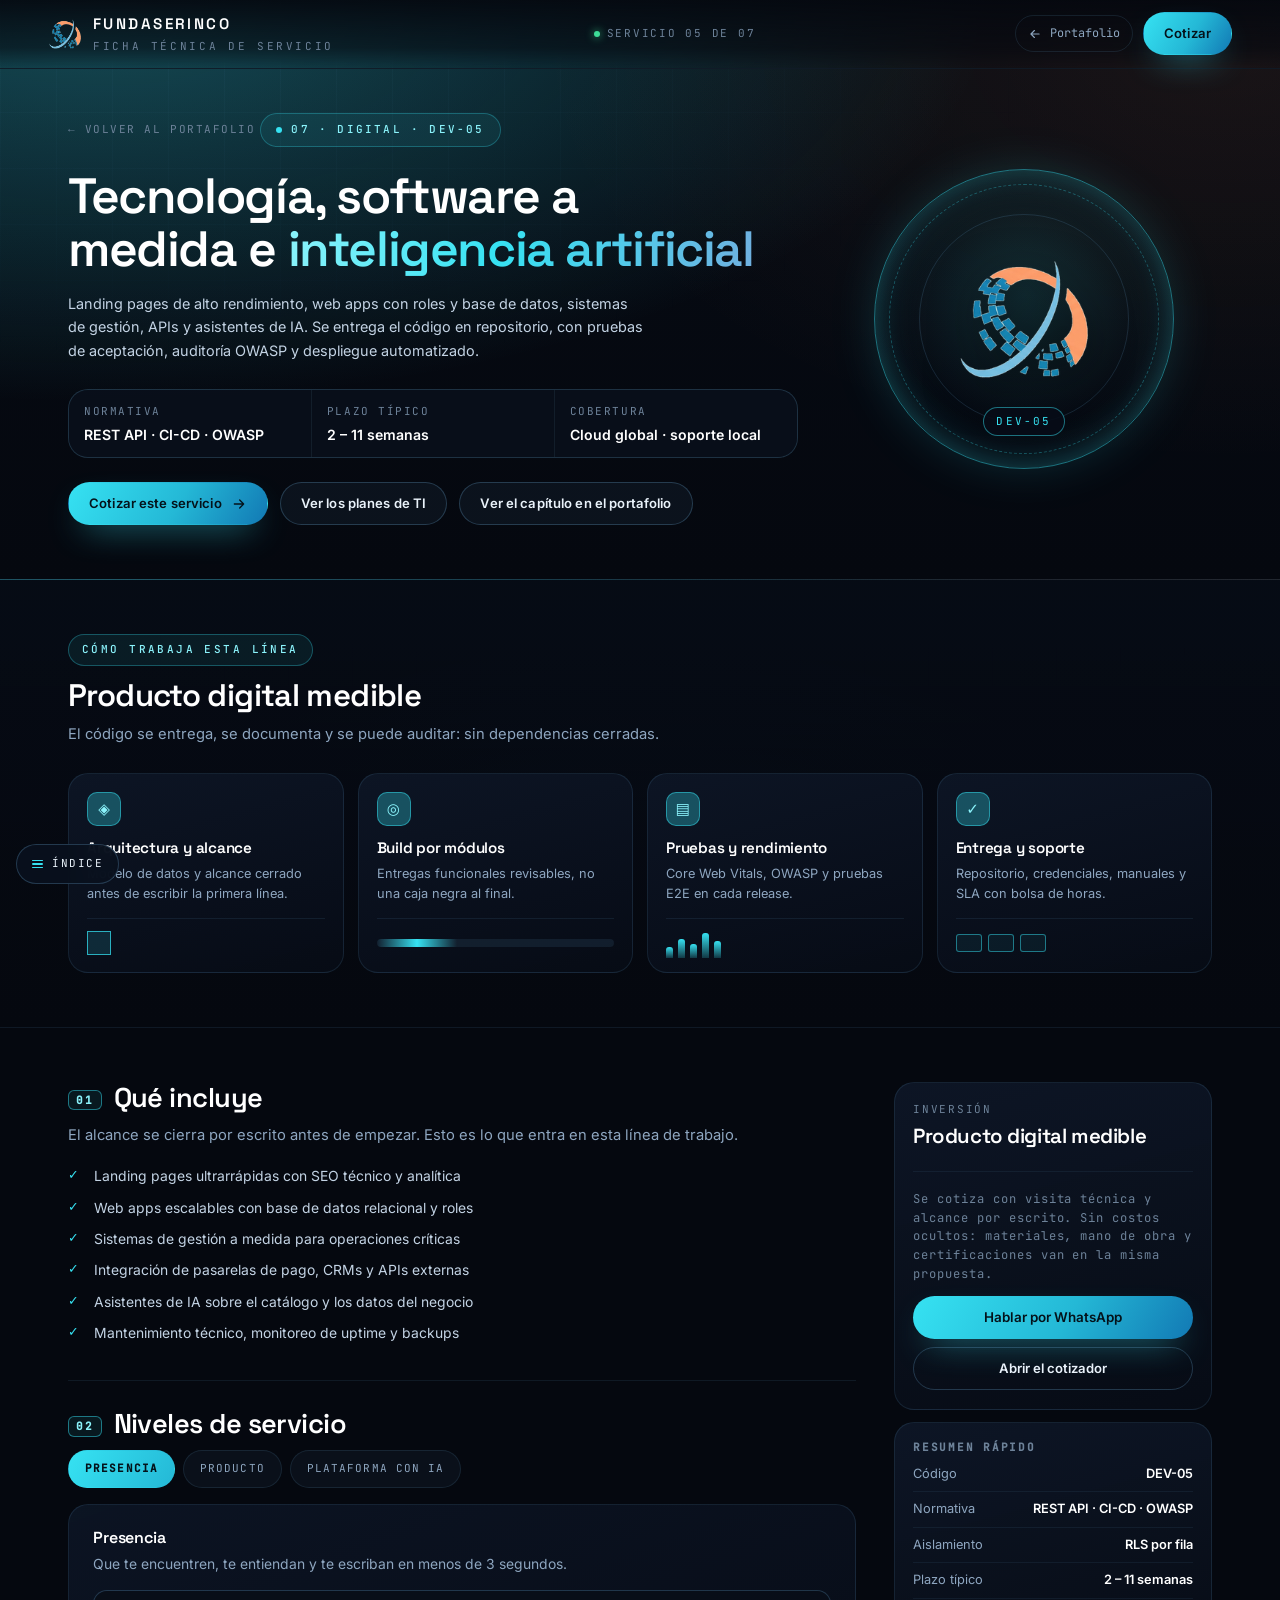
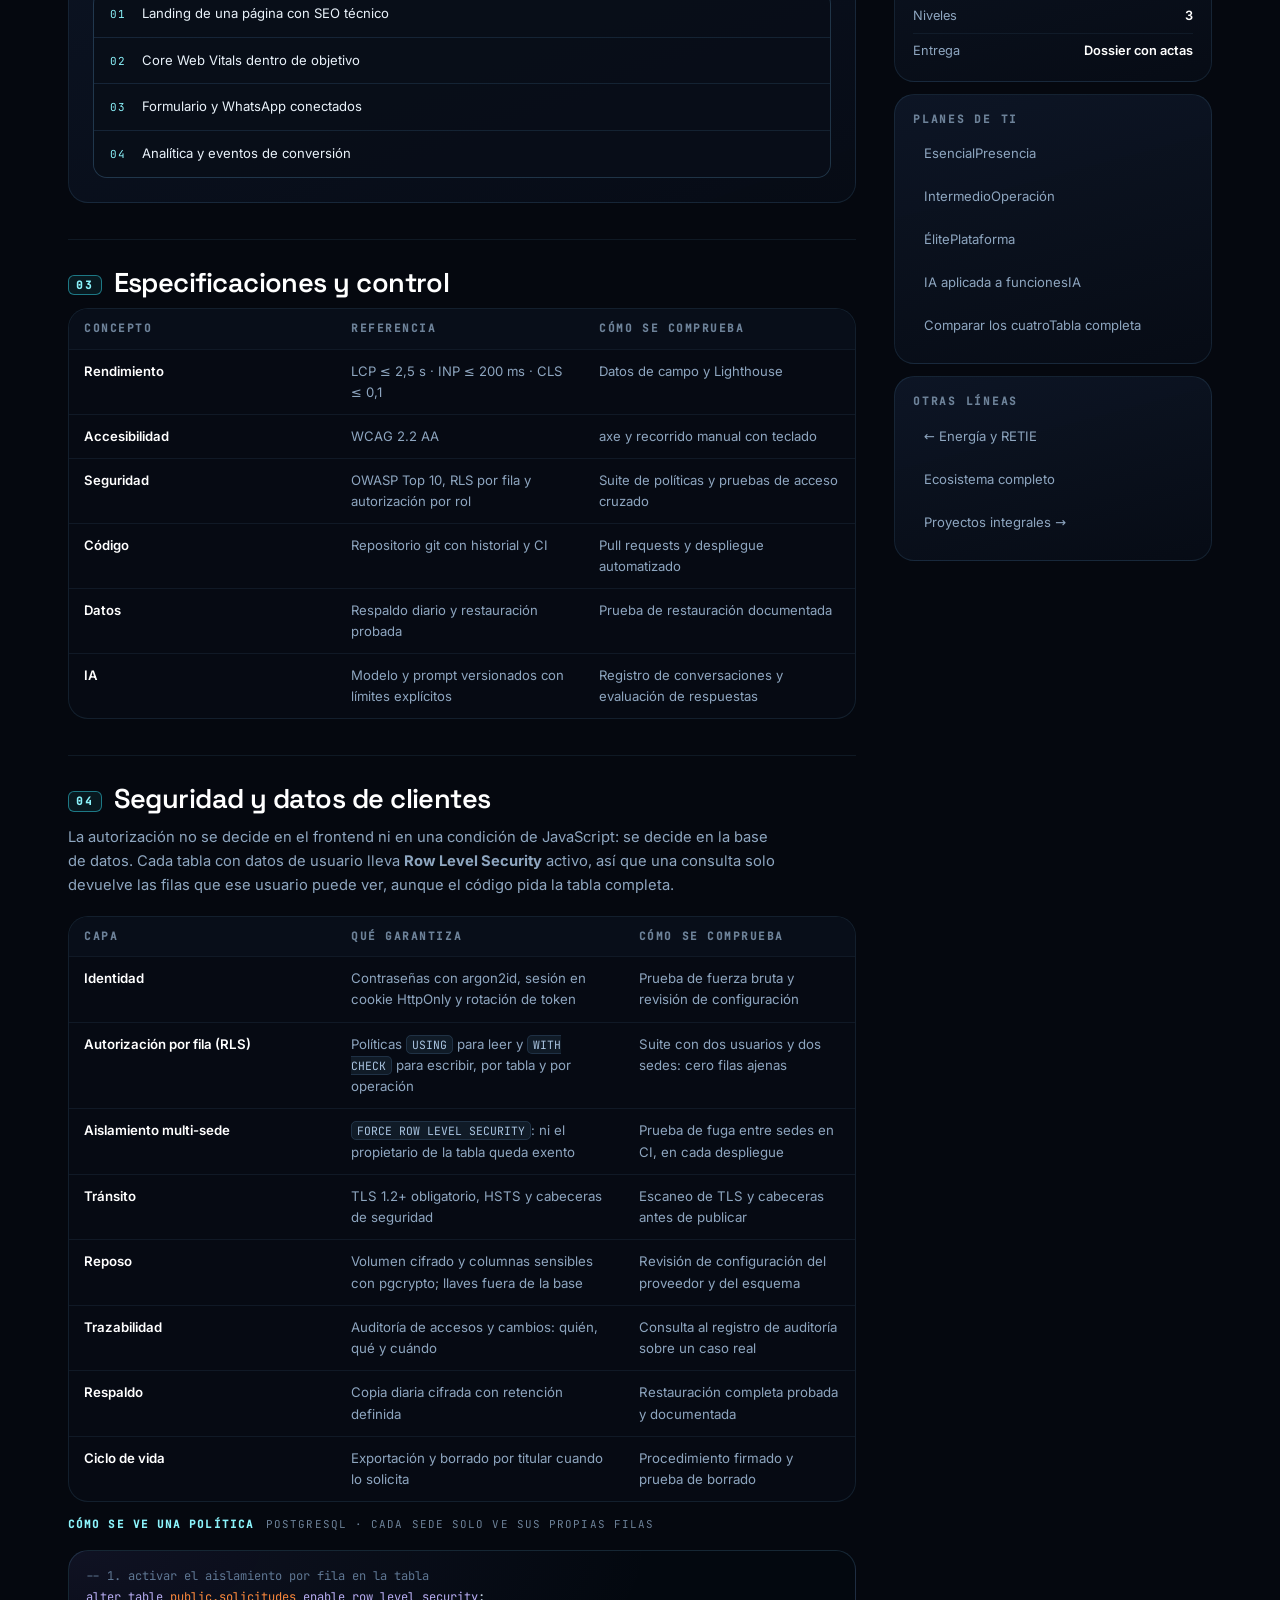
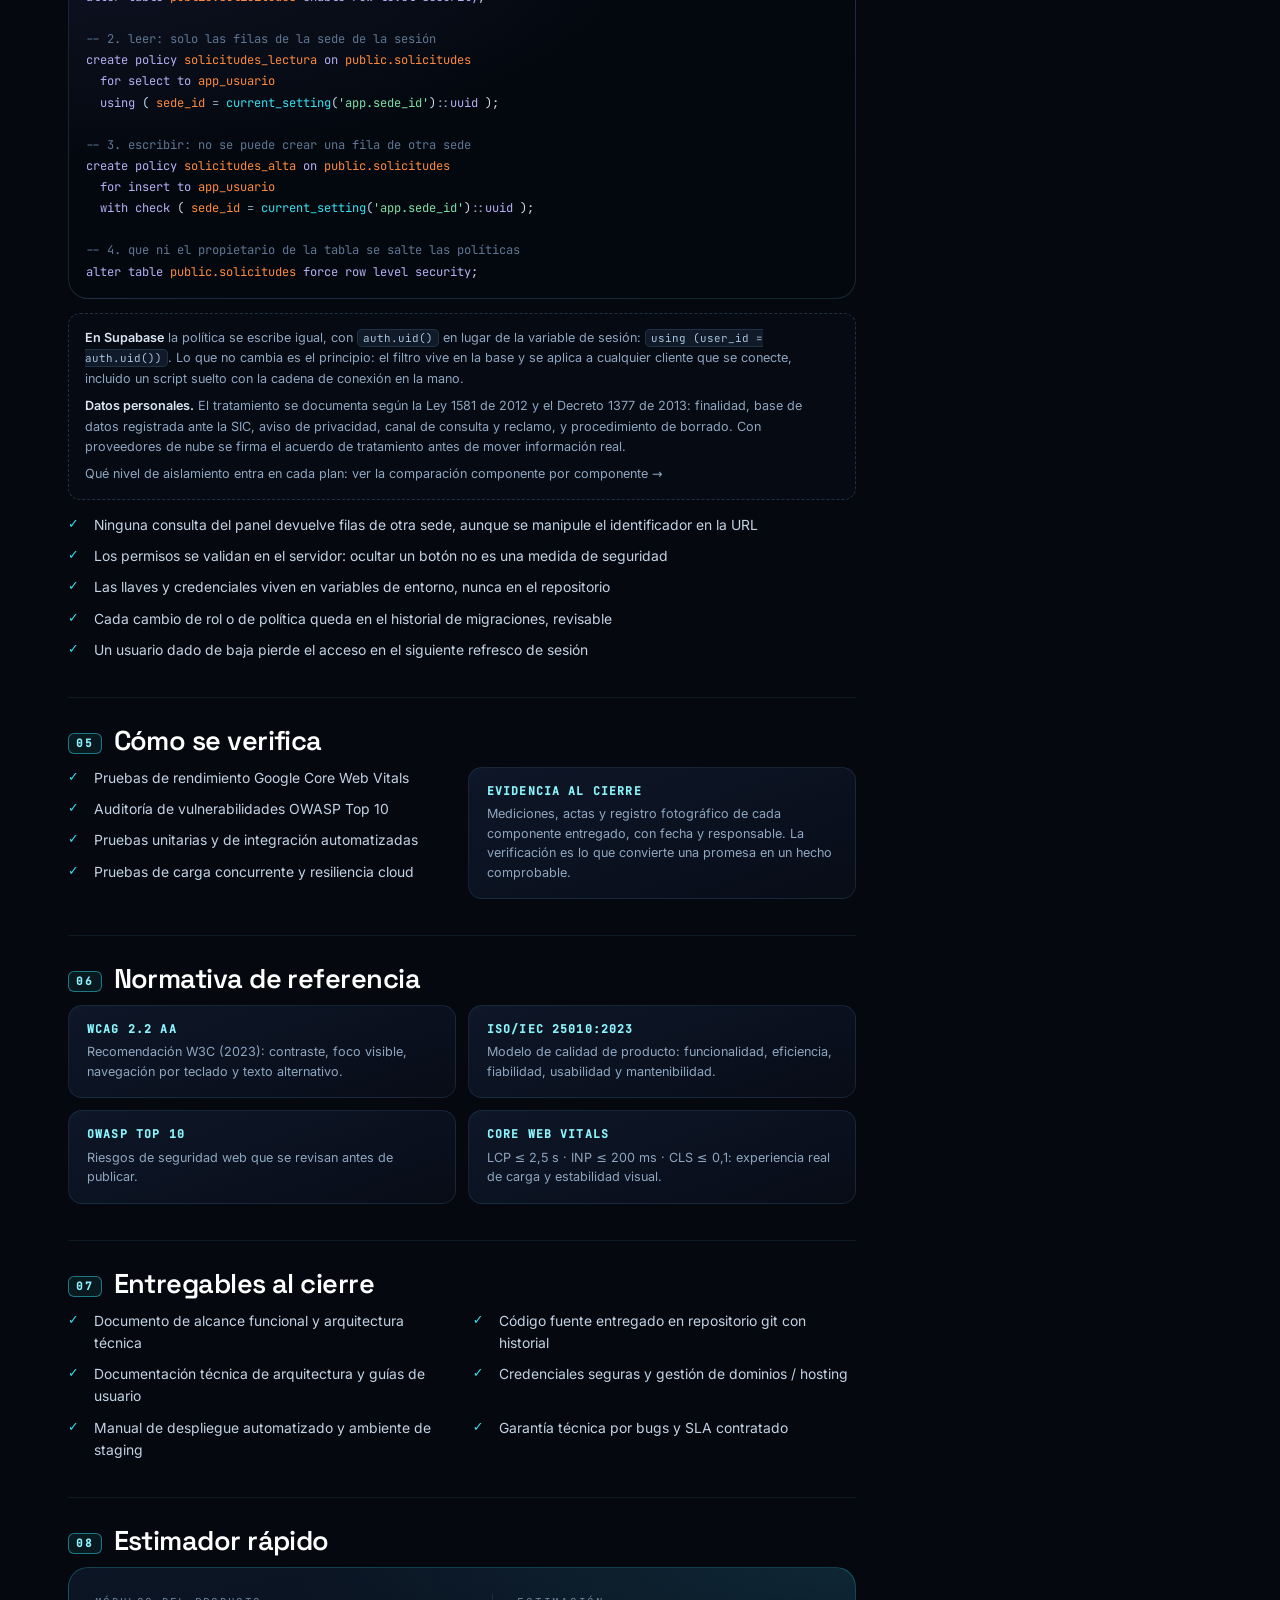
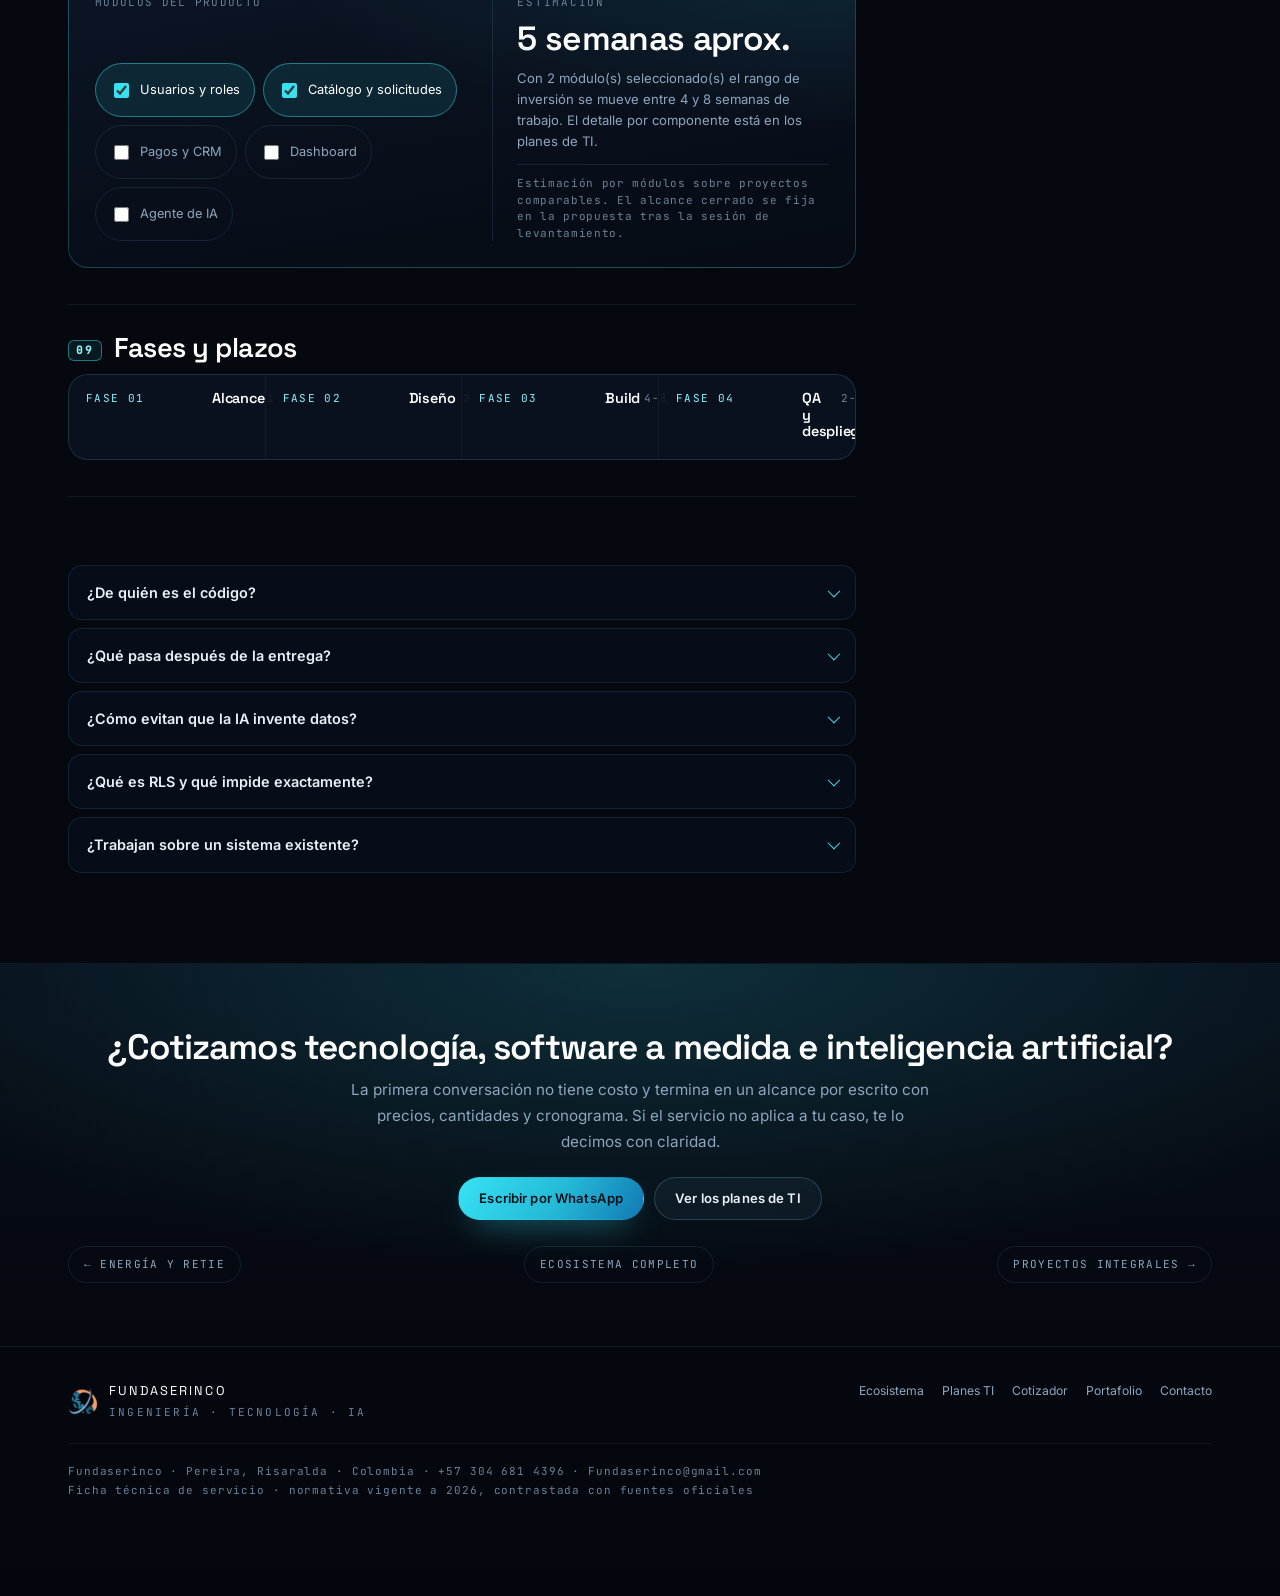
<file: servicios/tecnologia-software.html>
<!DOCTYPE html>
<html lang="es" class="no-js">
<head>
<meta charset="UTF-8">
<meta name="viewport" content="width=device-width, initial-scale=1.0">
<meta name="theme-color" content="#05080f">
<meta name="description" content="Tecnología y software en el Eje Cafetero: Landing pages de alto rendimiento, web apps con roles y base de datos, sistemas de gestión, APIs y asistentes de IA. Se ">
<link rel="icon" type="image/png" sizes="32x32" href="../assets/img/brand/logo-simbolo-128.png">
<link rel="apple-touch-icon" href="../assets/img/brand/logo-simbolo-180.png">
<title>Tecnología, software a medida e inteligencia artificial · Fundaserinco</title>
<meta property="og:type" content="article">
<meta property="og:site_name" content="Fundaserinco">
<meta property="og:locale" content="es_CO">
<meta property="og:title" content="Tecnología, software a medida e inteligencia artificial · Fundaserinco">
<meta property="og:description" content="Tecnología y software en el Eje Cafetero: Landing pages de alto rendimiento, web apps con roles y base de datos, sistemas de gestión, APIs y asistentes de IA. Se">
<meta property="og:image" content="../assets/img/og/servicios.jpg">
<meta property="og:image:width" content="1200">
<meta property="og:image:height" content="630">
<meta property="og:image:type" content="image/jpeg">
<meta name="twitter:card" content="summary_large_image">
<meta name="twitter:title" content="Tecnología, software a medida e inteligencia artificial · Fundaserinco">
<meta name="twitter:description" content="Tecnología y software en el Eje Cafetero: Landing pages de alto rendimiento, web apps con roles y base de datos, sistemas de gestión, APIs y asistentes de IA. Se">
<meta name="twitter:image" content="../assets/img/og/servicios.jpg">
<link rel="preload" href="../assets/fonts/inter-latin.woff2" as="font" type="font/woff2" crossorigin>
<link rel="preload" href="../assets/fonts/space-grotesk-latin.woff2" as="font" type="font/woff2" crossorigin>
<link rel="preload" href="../assets/fonts/jetbrains-mono-latin.woff2" as="font" type="font/woff2" crossorigin>
<link rel="stylesheet" href="../css/fonts.css?v=20261120e">
<script>document.documentElement.classList.remove("no-js");</script>
<link rel="stylesheet" href="../css/styles.css?v=20261122j">
<link rel="stylesheet" href="../css/plan-detalle.css?v=20261122c">
<link rel="stylesheet" href="../css/detalle.css?v=20261120h">
</head>
<body class="detalle plan-page">

<header class="topbar">
  <a class="tb-brand" href="../index.html" aria-label="Fundaserinco, volver al portafolio">
    <img src="../assets/img/brand/logo-simbolo-128.png" alt="Símbolo Fundaserinco">
    <span class="tb-name">Fundaserinco<span>Ficha técnica de servicio</span></span>
  </a>
  <div class="tb-status"><i></i>Servicio 05 de 07</div>
  <div class="tb-right">
    <a class="tb-tel" href="../index.html#ecosistema">
      <svg viewBox="0 0 24 24" width="14" height="14" fill="none" stroke="currentColor" stroke-width="1.9" stroke-linecap="round" stroke-linejoin="round" aria-hidden="true"><path d="M19 12H5M11 6l-6 6 6 6"/></svg>
      <span>Portafolio</span>
    </a>
    <a class="btn btn-primary" href="#cotizar">Cotizar</a>
  </div>
</header>

<main>

  <section class="plan-hero" style="--accent:#36e2f2;--accent-soft:rgba(54,226,242,.3);--accent-line:rgba(54,226,242,.48)">
    <div class="wrap hero-grid">
      <div class="hero-copy">
        <a class="back" href="../index.html#software">← Volver al portafolio</a>
        <span class="eyebrow"><span class="dot"></span>07 · Digital · DEV-05</span>
        <h1>Tecnología, software a medida e <span class="grad">inteligencia artificial</span></h1>
        <p class="sub">Landing pages de alto rendimiento, web apps con roles y base de datos, sistemas de gestión, APIs y asistentes de IA. Se entrega el código en repositorio, con pruebas de aceptación, auditoría OWASP y despliegue automatizado.</p>
        <div class="plan-facts">
          <div><span>Normativa</span><b>REST API · CI-CD · OWASP</b></div>
          <div><span>Plazo típico</span><b>2 – 11 semanas</b></div>
          <div><span>Cobertura</span><b>Cloud global · soporte local</b></div>
        </div>
        <div class="scene-actions">
          <a class="btn btn-primary" href="#cotizar">Cotizar este servicio
            <svg viewBox="0 0 24 24" aria-hidden="true"><path d="M5 12h14M13 6l6 6-6 6" stroke-linecap="round" stroke-linejoin="round"/></svg>
          </a>
          <a class="btn btn-ghost" href="../planes/index.html">Ver los planes de TI</a>
          <a class="btn btn-ghost" href="../index.html#software">Ver el capítulo en el portafolio</a>
        </div>
      </div>
      <div class="hero-visual">
        <div class="seal">
          <span class="seal-ring"></span><span class="seal-ring two"></span>
          <span class="seal-icon"><img src="../assets/img/brand/logo-simbolo-180.png" alt="" width="180" height="180" decoding="async"></span>
          <span class="seal-tag">DEV-05</span>
          <i class="spark s1"></i><i class="spark s2"></i><i class="spark s3"></i><i class="spark s4"></i>
        </div>
      </div>
    </div>
  </section>

  <section class="proc-band">
    <div class="wrap">
      <div class="proc-head">
        <span class="sec-tag">Cómo trabaja esta línea</span>
        <h2>Producto digital medible</h2>
        <p>El código se entrega, se documenta y se puede auditar: sin dependencias cerradas.</p>
      </div>
      <div class="proc-grid">
        <article class="proc-card">
          <div class="proc-ico">◈</div>
          <h3>Arquitectura y alcance</h3>
          <p>Modelo de datos y alcance cerrado antes de escribir la primera línea.</p>
          <div class="mini"><div class="mini-cube"><i></i><i></i><i></i><i></i><i></i><i></i></div></div>
        </article>
        <article class="proc-card">
          <div class="proc-ico">◎</div>
          <h3>Build por módulos</h3>
          <p>Entregas funcionales revisables, no una caja negra al final.</p>
          <div class="mini"><div class="mini-scan"></div></div>
        </article>
        <article class="proc-card">
          <div class="proc-ico">▤</div>
          <h3>Pruebas y rendimiento</h3>
          <p>Core Web Vitals, OWASP y pruebas E2E en cada release.</p>
          <div class="mini"><div class="mini-bars"><span></span><span></span><span></span><span></span><span></span></div></div>
        </article>
        <article class="proc-card">
          <div class="proc-ico">✓</div>
          <h3>Entrega y soporte</h3>
          <p>Repositorio, credenciales, manuales y SLA con bolsa de horas.</p>
          <div class="mini"><div class="mini-pay"><i></i><i></i><i></i></div></div>
        </article>
      </div>
    </div>
  </section>

  <section class="plan-main">
    <div class="wrap plan-grid">
      <div>

        <div class="blk">
          <h2><span class="n">01</span>Qué incluye</h2>
          <p class="sub">El alcance se cierra por escrito antes de empezar. Esto es lo que entra en esta línea de trabajo.</p>
          <ul class="chk">
            <li>Landing pages ultrarrápidas con SEO técnico y analítica</li>
            <li>Web apps escalables con base de datos relacional y roles</li>
            <li>Sistemas de gestión a medida para operaciones críticas</li>
            <li>Integración de pasarelas de pago, CRMs y APIs externas</li>
            <li>Asistentes de IA sobre el catálogo y los datos del negocio</li>
            <li>Mantenimiento técnico, monitoreo de uptime y backups</li>
          </ul>
        </div>

        <div class="blk">
          <h2><span class="n">02</span>Niveles de servicio</h2>

      <div data-tabs>
        <div class="svc-tabs" role="tablist" aria-label="Niveles de Tecnología, software a medida e inteligencia artificial">
        <button type="button" class="svc-tab" role="tab" id="niv-1" aria-controls="niv-1p" aria-selected="true" tabindex="0">Presencia</button>
        <button type="button" class="svc-tab" role="tab" id="niv-2" aria-controls="niv-2p" aria-selected="false" tabindex="-1">Producto</button>
        <button type="button" class="svc-tab" role="tab" id="niv-3" aria-controls="niv-3p" aria-selected="false" tabindex="-1">Plataforma con IA</button>
        </div>
      <div class="svc-panel" role="tabpanel" id="niv-1p" aria-labelledby="niv-1">
        <h3>Presencia</h3>
        <p>Que te encuentren, te entiendan y te escriban en menos de 3 segundos.</p>
        <ul class="det-list">
            <li><i>01</i><span>Landing de una página con SEO técnico</span></li>
            <li><i>02</i><span>Core Web Vitals dentro de objetivo</span></li>
            <li><i>03</i><span>Formulario y WhatsApp conectados</span></li>
            <li><i>04</i><span>Analítica y eventos de conversión</span></li>
        </ul>
      </div>
      <div class="svc-panel" role="tabpanel" id="niv-2p" aria-labelledby="niv-2" hidden>
        <h3>Producto</h3>
        <p>El sistema guarda y ordena el trabajo en lugar de solo mostrarlo.</p>
        <ul class="det-list">
            <li><i>01</i><span>Web app con autenticación y roles</span></li>
            <li><i>02</i><span>Base de datos relacional y respaldos</span></li>
            <li><i>03</i><span>Panel de administración</span></li>
            <li><i>04</i><span>Notificaciones y reportes</span></li>
        </ul>
      </div>
      <div class="svc-panel" role="tabpanel" id="niv-3p" aria-labelledby="niv-3" hidden>
        <h3>Plataforma con IA</h3>
        <p>Automatizar la operación y atender con los datos reales del negocio.</p>
        <ul class="det-list">
            <li><i>01</i><span>Cotizador automático con reglas de negocio</span></li>
            <li><i>02</i><span>Integración de pagos, CRM y APIs</span></li>
            <li><i>03</i><span>Agente de IA con guardrails</span></li>
            <li><i>04</i><span>Observabilidad, CI/CD y SLA</span></li>
        </ul>
      </div>
      </div>
            </div>

        <div class="blk">
          <h2><span class="n">03</span>Especificaciones y control</h2>

      <div class="spec-wrap">
        <table class="spec">
          <thead><tr><th>Concepto</th><th>Referencia</th><th>Cómo se comprueba</th></tr></thead>
          <tbody>
          <tr><th>Rendimiento</th><td>LCP ≤ 2,5 s · INP ≤ 200 ms · CLS ≤ 0,1</td><td>Datos de campo y Lighthouse</td></tr>
          <tr><th>Accesibilidad</th><td>WCAG 2.2 AA</td><td>axe y recorrido manual con teclado</td></tr>
          <tr><th>Seguridad</th><td>OWASP Top 10, RLS por fila y autorización por rol</td><td>Suite de políticas y pruebas de acceso cruzado</td></tr>
          <tr><th>Código</th><td>Repositorio git con historial y CI</td><td>Pull requests y despliegue automatizado</td></tr>
          <tr><th>Datos</th><td>Respaldo diario y restauración probada</td><td>Prueba de restauración documentada</td></tr>
          <tr><th>IA</th><td>Modelo y prompt versionados con límites explícitos</td><td>Registro de conversaciones y evaluación de respuestas</td></tr>
          </tbody>
        </table>
      </div>
            </div>

        <div class="blk" id="seguridad">
          <h2><span class="n">04</span>Seguridad y datos de clientes</h2>
          <p class="sub">La autorización no se decide en el frontend ni en una condición de JavaScript: se decide en la base de datos. Cada tabla con datos de usuario lleva <b>Row Level Security</b> activo, así que una consulta solo devuelve las filas que ese usuario puede ver, aunque el código pida la tabla completa.</p>

          <div class="tbl-wrap">
            <table class="tbl">
              <thead><tr><th scope="col">Capa</th><th scope="col">Qué garantiza</th><th scope="col">Cómo se comprueba</th></tr></thead>
              <tbody>
                <tr><th scope="row">Identidad</th><td>Contraseñas con argon2id, sesión en cookie HttpOnly y rotación de token</td><td>Prueba de fuerza bruta y revisión de configuración</td></tr>
                <tr><th scope="row">Autorización por fila (RLS)</th><td>Políticas <code>USING</code> para leer y <code>WITH CHECK</code> para escribir, por tabla y por operación</td><td>Suite con dos usuarios y dos sedes: cero filas ajenas</td></tr>
                <tr><th scope="row">Aislamiento multi-sede</th><td><code>FORCE ROW LEVEL SECURITY</code>: ni el propietario de la tabla queda exento</td><td>Prueba de fuga entre sedes en CI, en cada despliegue</td></tr>
                <tr><th scope="row">Tránsito</th><td>TLS 1.2+ obligatorio, HSTS y cabeceras de seguridad</td><td>Escaneo de TLS y cabeceras antes de publicar</td></tr>
                <tr><th scope="row">Reposo</th><td>Volumen cifrado y columnas sensibles con pgcrypto; llaves fuera de la base</td><td>Revisión de configuración del proveedor y del esquema</td></tr>
                <tr><th scope="row">Trazabilidad</th><td>Auditoría de accesos y cambios: quién, qué y cuándo</td><td>Consulta al registro de auditoría sobre un caso real</td></tr>
                <tr><th scope="row">Respaldo</th><td>Copia diaria cifrada con retención definida</td><td>Restauración completa probada y documentada</td></tr>
                <tr><th scope="row">Ciclo de vida</th><td>Exportación y borrado por titular cuando lo solicita</td><td>Procedimiento firmado y prueba de borrado</td></tr>
              </tbody>
            </table>
          </div>

          <p class="code-cap"><b>Cómo se ve una política</b> PostgreSQL · cada sede solo ve sus propias filas</p>
          <pre class="code"><code><span class="cm">-- 1. activar el aislamiento por fila en la tabla</span>
<span class="kw">alter table</span> <span class="nm">public.solicitudes</span> <span class="kw">enable row level security</span>;

<span class="cm">-- 2. leer: solo las filas de la sede de la sesión</span>
<span class="kw">create policy</span> <span class="nm">solicitudes_lectura</span> <span class="kw">on</span> <span class="nm">public.solicitudes</span>
  <span class="kw">for select to</span> <span class="nm">app_usuario</span>
  <span class="kw">using</span> ( <span class="nm">sede_id</span> <span class="op">=</span> <span class="fn">current_setting</span>(<span class="st">'app.sede_id'</span>)<span class="op">::</span><span class="kw">uuid</span> );

<span class="cm">-- 3. escribir: no se puede crear una fila de otra sede</span>
<span class="kw">create policy</span> <span class="nm">solicitudes_alta</span> <span class="kw">on</span> <span class="nm">public.solicitudes</span>
  <span class="kw">for insert to</span> <span class="nm">app_usuario</span>
  <span class="kw">with check</span> ( <span class="nm">sede_id</span> <span class="op">=</span> <span class="fn">current_setting</span>(<span class="st">'app.sede_id'</span>)<span class="op">::</span><span class="kw">uuid</span> );

<span class="cm">-- 4. que ni el propietario de la tabla se salte las políticas</span>
<span class="kw">alter table</span> <span class="nm">public.solicitudes</span> <span class="kw">force row level security</span>;</code></pre>

          <div class="note-box">
            <p><b>En Supabase</b> la política se escribe igual, con <code>auth.uid()</code> en lugar de la variable de sesión: <code>using (user_id = auth.uid())</code>. Lo que no cambia es el principio: el filtro vive en la base y se aplica a cualquier cliente que se conecte, incluido un script suelto con la cadena de conexión en la mano.</p>
            <p><b>Datos personales.</b> El tratamiento se documenta según la Ley 1581 de 2012 y el Decreto 1377 de 2013: finalidad, base de datos registrada ante la SIC, aviso de privacidad, canal de consulta y reclamo, y procedimiento de borrado. Con proveedores de nube se firma el acuerdo de tratamiento antes de mover información real.</p>
            <p>Qué nivel de aislamiento entra en cada plan: <a href="../planes/index.html#comparacion">ver la comparación componente por componente →</a></p>
          </div>

          <ul class="chk mt">
            <li>Ninguna consulta del panel devuelve filas de otra sede, aunque se manipule el identificador en la URL</li>
            <li>Los permisos se validan en el servidor: ocultar un botón no es una medida de seguridad</li>
            <li>Las llaves y credenciales viven en variables de entorno, nunca en el repositorio</li>
            <li>Cada cambio de rol o de política queda en el historial de migraciones, revisable</li>
            <li>Un usuario dado de baja pierde el acceso en el siguiente refresco de sesión</li>
          </ul>
        </div>

        <div class="blk">
          <h2><span class="n">05</span>Cómo se verifica</h2>
          <div class="det-grid c2">
            <div>
              <ul class="chk">
            <li>Pruebas de rendimiento Google Core Web Vitals</li>
            <li>Auditoría de vulnerabilidades OWASP Top 10</li>
            <li>Pruebas unitarias y de integración automatizadas</li>
            <li>Pruebas de carga concurrente y resiliencia cloud</li>
              </ul>
            </div>
            <article class="norm-card">
              <h3>Evidencia al cierre</h3>
              <p>Mediciones, actas y registro fotográfico de cada componente entregado, con fecha y responsable. La verificación es lo que convierte una promesa en un hecho comprobable.</p>
            </article>
          </div>
        </div>

        <div class="blk">
          <h2><span class="n">06</span>Normativa de referencia</h2>
          <div class="det-grid c2">
            <article class="norm-card">
              <h3>WCAG 2.2 AA</h3>
              <p>Recomendación W3C (2023): contraste, foco visible, navegación por teclado y texto alternativo.</p>
            </article>
            <article class="norm-card">
              <h3>ISO/IEC 25010:2023</h3>
              <p>Modelo de calidad de producto: funcionalidad, eficiencia, fiabilidad, usabilidad y mantenibilidad.</p>
            </article>
            <article class="norm-card">
              <h3>OWASP Top 10</h3>
              <p>Riesgos de seguridad web que se revisan antes de publicar.</p>
            </article>
            <article class="norm-card">
              <h3>Core Web Vitals</h3>
              <p>LCP ≤ 2,5 s · INP ≤ 200 ms · CLS ≤ 0,1: experiencia real de carga y estabilidad visual.</p>
            </article>
          </div>
        </div>

        <div class="blk">
          <h2><span class="n">07</span>Entregables al cierre</h2>
          <ul class="chk two">
            <li>Documento de alcance funcional y arquitectura técnica</li>
            <li>Código fuente entregado en repositorio git con historial</li>
            <li>Documentación técnica de arquitectura y guías de usuario</li>
            <li>Credenciales seguras y gestión de dominios / hosting</li>
            <li>Manual de despliegue automatizado y ambiente de staging</li>
            <li>Garantía técnica por bugs y SLA contratado</li>
          </ul>
        </div>

        <div class="blk">
          <h2><span class="n">08</span>Estimador rápido</h2>

      <div class="calc-box" data-calc="software">
        <div class="calc-fields">
        <div class="calc-field">
          <span>Módulos del producto</span>
          <div class="calc-checks">
            <label><input type="checkbox" data-in="auth" checked> Usuarios y roles</label>
            <label><input type="checkbox" data-in="catalogo" checked> Catálogo y solicitudes</label>
            <label><input type="checkbox" data-in="pagos"> Pagos y CRM</label>
            <label><input type="checkbox" data-in="dashboard"> Dashboard</label>
            <label><input type="checkbox" data-in="ia"> Agente de IA</label>
          </div>
        </div>
        </div>
        <div class="calc-result">
          <span class="cr-label">Estimación</span>
          <span class="cr-value" data-out="main">—</span>
          <p class="cr-note" data-out="note"></p>
          <p class="cr-disclaimer">Estimación por módulos sobre proyectos comparables. El alcance cerrado se fija en la propuesta tras la sesión de levantamiento.</p>
        </div>
      </div>
            </div>

        <div class="blk">
          <h2><span class="n">09</span>Fases y plazos</h2>
          <ol class="phases">
            <li>
              <span class="w">Fase 01</span>
              <div><h4>Alcance</h4></div>
              <span class="d">1 sem</span>
            </li>
            <li>
              <span class="w">Fase 02</span>
              <div><h4>Diseño</h4></div>
              <span class="d">2 sem</span>
            </li>
            <li>
              <span class="w">Fase 03</span>
              <div><h4>Build</h4></div>
              <span class="d">4-8 sem</span>
            </li>
            <li>
              <span class="w">Fase 04</span>
              <div><h4>QA y despliegue</h4></div>
              <span class="d">2-3 sem</span>
            </li>
          </ol>
        </div>

        <div class="blk">
          <h2><span class="n">10</span>Preguntas frecuentes</h2>

      <div class="faq">
        <details class="faq-item">
          <summary>¿De quién es el código?</summary>
          <div class="faq-body"><p>Del cliente. Se entrega en un repositorio git con su historial completo, sin dependencias cerradas con el proveedor. Si se quiere, se transfiere también el dominio, el hosting y las cuentas asociadas.</p></div>
        </details>
        <details class="faq-item">
          <summary>¿Qué pasa después de la entrega?</summary>
          <div class="faq-body"><p>Hay garantía por defectos y un SLA contratado. El mantenimiento mensual es opcional e incluye monitoreo, respaldos, actualizaciones de seguridad y una bolsa de horas.</p></div>
        </details>
        <details class="faq-item">
          <summary>¿Cómo evitan que la IA invente datos?</summary>
          <div class="faq-body"><p>El asistente responde sobre el catálogo y los documentos cargados, no sobre su imaginación: se limita el contexto, se le prohíbe prometer plazos o precios fuera de rango y se registra cada conversación para auditoría. Cuando no sabe, deriva a una persona.</p></div>
        </details>
        <details class="faq-item">
          <summary>¿Qué es RLS y qué impide exactamente?</summary>
          <div class="faq-body"><p>Row Level Security es una función de PostgreSQL que filtra las filas según quién consulta. Una misma sentencia <code>select * from solicitudes</code> devuelve un conjunto distinto para el gerente de una sede y para el de otra, sin que el código de la aplicación tenga que acordarse de añadir el filtro. Impide la fuga lateral: que un usuario manipule un identificador en la URL o en una petición a la API y termine leyendo datos de otra sede. Se complementa con <code>force row level security</code>, que impide que incluso el dueño de la tabla se salte las políticas por descuido.</p></div>
        </details>
        <details class="faq-item">
          <summary>¿Trabajan sobre un sistema existente?</summary>
          <div class="faq-body"><p>Sí. Se hace auditoría técnica, se define qué se conserva y se avanza por partes sin detener la operación. Reescribir todo de una sola vez es la forma más costosa de fracasar.</p></div>
        </details>
      </div>
            </div>

      </div>

        <aside class="side">
          <div class="side-card">
            <span class="lab">Inversión</span>
            <div class="big">Producto digital medible</div>
            <p class="fine">Se cotiza con visita técnica y alcance por escrito. Sin costos ocultos: materiales, mano de obra y certificaciones van en la misma propuesta.</p>
            <a class="cta" href="https://wa.me/573046814396?text=Hola%2C%20quiero%20cotizar%20este%20servicio" target="_blank" rel="noopener">Hablar por WhatsApp</a>
            <a class="ghost" href="../planes/cotizador.html">Abrir el cotizador</a>
          </div>
          <div class="side-card">
            <h4>Resumen rápido</h4>
            <ul class="side-list">
              <li>Código <b>DEV-05</b></li>
              <li>Normativa <b>REST API · CI-CD · OWASP</b></li>
              <li>Aislamiento <b>RLS por fila</b></li>
              <li>Plazo típico <b>2 – 11 semanas</b></li>
              <li>Niveles <b>3</b></li>
              <li>Entrega <b>Dossier con actas</b></li>
            </ul>
          </div>
          <div class="side-card">
            <h4>Planes de TI</h4>
            <nav class="side-nav" aria-label="Planes de TI">
              <a href="../planes/esencial.html">Esencial<span>Presencia</span></a>
              <a href="../planes/intermedio.html">Intermedio<span>Operación</span></a>
              <a href="../planes/elite.html">Élite<span>Plataforma</span></a>
              <a href="../planes/ia-aplicada.html">IA aplicada a funciones<span>IA</span></a>
              <a href="../planes/index.html#comparacion">Comparar los cuatro<span>Tabla completa</span></a>
            </nav>
          </div>
          <div class="side-card">
            <h4>Otras líneas</h4>
            <nav class="side-nav" aria-label="Otras fichas de servicio">
<a href="energia-retie.html">← Energía y RETIE</a>
              <a href="../index.html#ecosistema">Ecosistema completo</a>
              <a href="proyectos-integrales.html">Proyectos integrales →</a>            </nav>
          </div>
        </aside>
    </div>
  </section>

  <section class="plan-cta-band" id="cotizar">
    <div class="wrap">
      <h2>¿Cotizamos tecnología, software a medida e inteligencia artificial?</h2>
      <p>La primera conversación no tiene costo y termina en un alcance por escrito con precios, cantidades y cronograma. Si el servicio no aplica a tu caso, te lo decimos con claridad.</p>
      <div class="cta-btns">
        <a class="btn btn-primary" href="https://wa.me/573046814396?text=Hola%2C%20quiero%20cotizar%20este%20servicio" target="_blank" rel="noopener">Escribir por WhatsApp</a>
        <a class="btn btn-ghost" href="../planes/index.html">Ver los planes de TI</a>
      </div>
      <nav class="det-nav" aria-label="Otras fichas de servicio"><a href="energia-retie.html">← Energía y RETIE</a>
        <a href="../index.html#ecosistema">Ecosistema completo</a>
        <a href="proyectos-integrales.html">Proyectos integrales →</a></nav>
    </div>
  </section>

  <div class="toc-float" data-det-toc></div>
</main>

<footer>
  <div class="wrap">
    <div class="foot-inner">
      <div class="foot-brand">
        <img src="../assets/img/brand/logo-simbolo-128.png" alt="">
        <div>Fundaserinco<span>Ingeniería · Tecnología · IA</span></div>
      </div>
      <nav class="foot-links" aria-label="Enlaces del pie">
        <a href="../index.html#ecosistema">Ecosistema</a>
        <a href="../planes/index.html">Planes TI</a>
        <a href="../planes/cotizador.html">Cotizador</a>
        <a href="../index.html#portafolio">Portafolio</a>
        <a href="../index.html#contacto">Contacto</a>
      </nav>
    </div>
    <p class="fine">Fundaserinco · Pereira, Risaralda · Colombia · +57 304 681 4396 · Fundaserinco@gmail.com<br>
      Ficha técnica de servicio · normativa vigente a 2026, contrastada con fuentes oficiales</p>
  </div>
</footer>

<script src="../js/detalle.js?v=20261122h" defer></script>

</body>
</html>
</file>
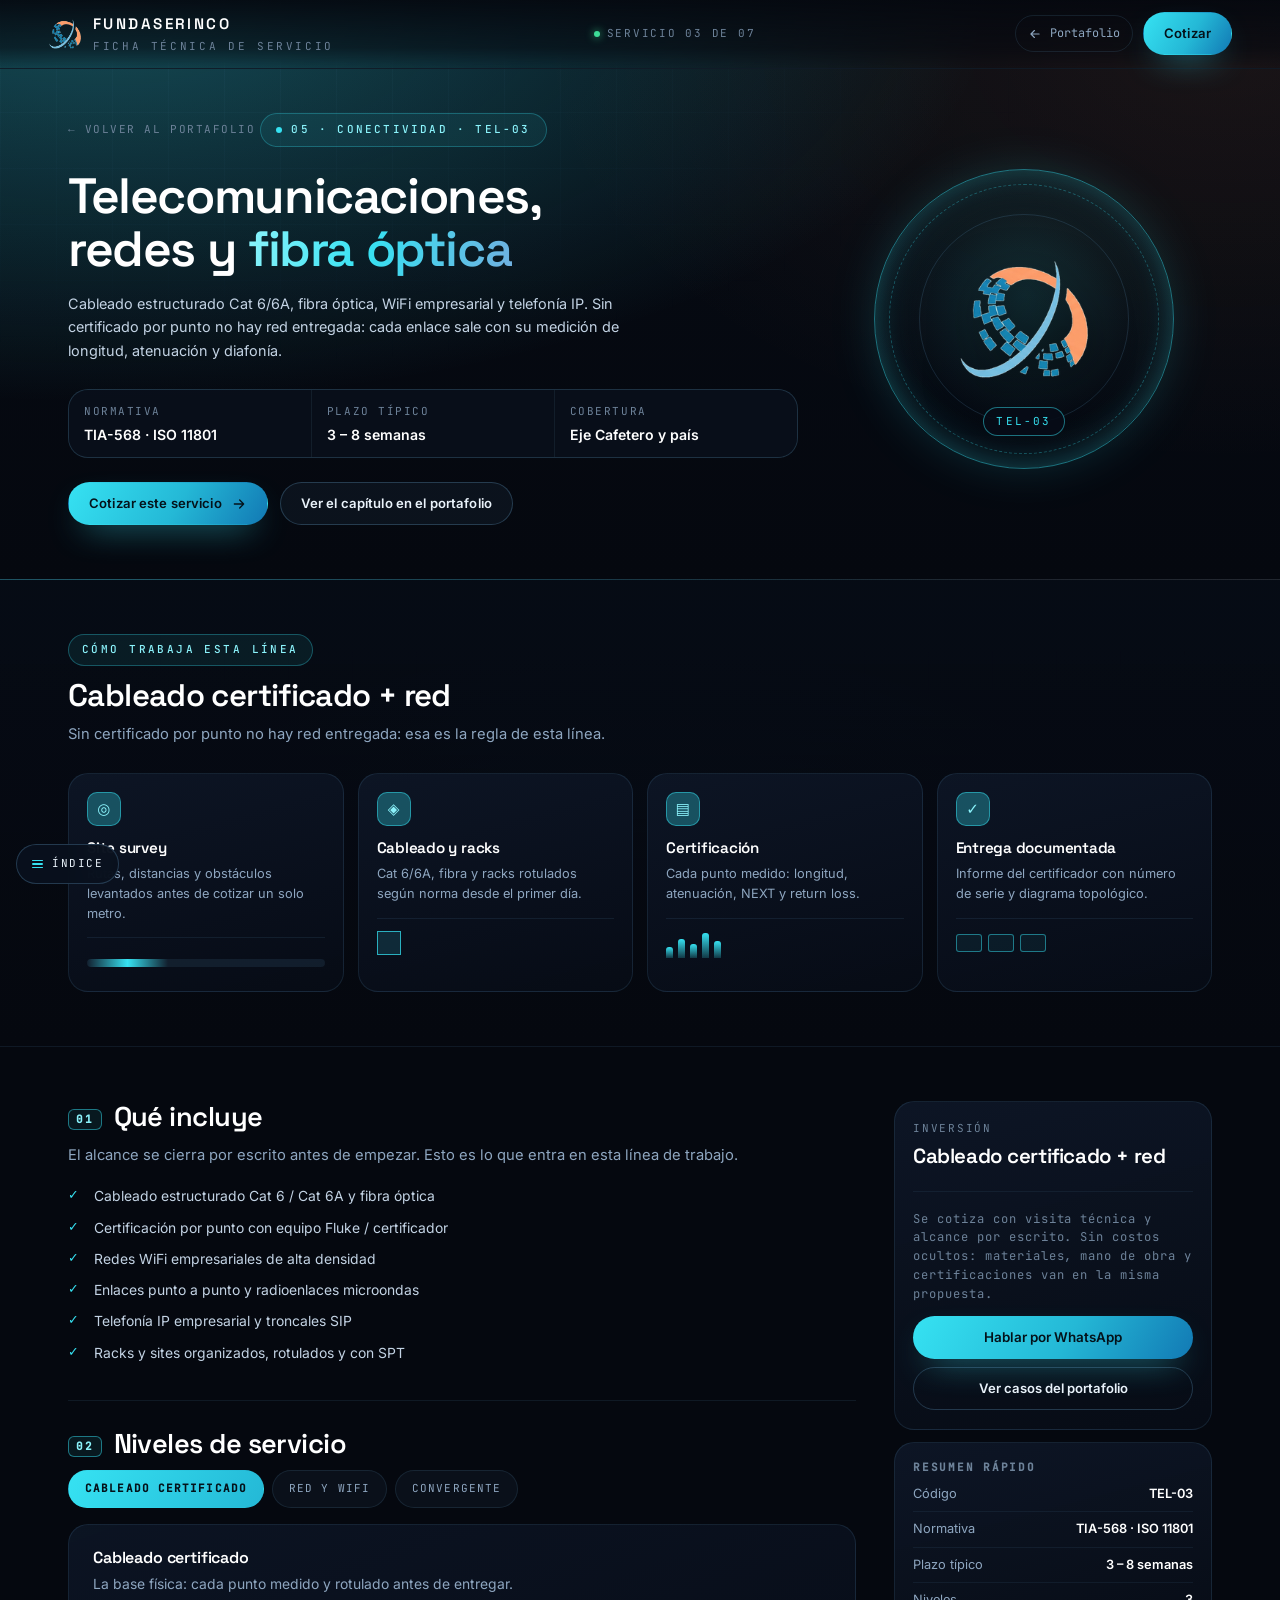
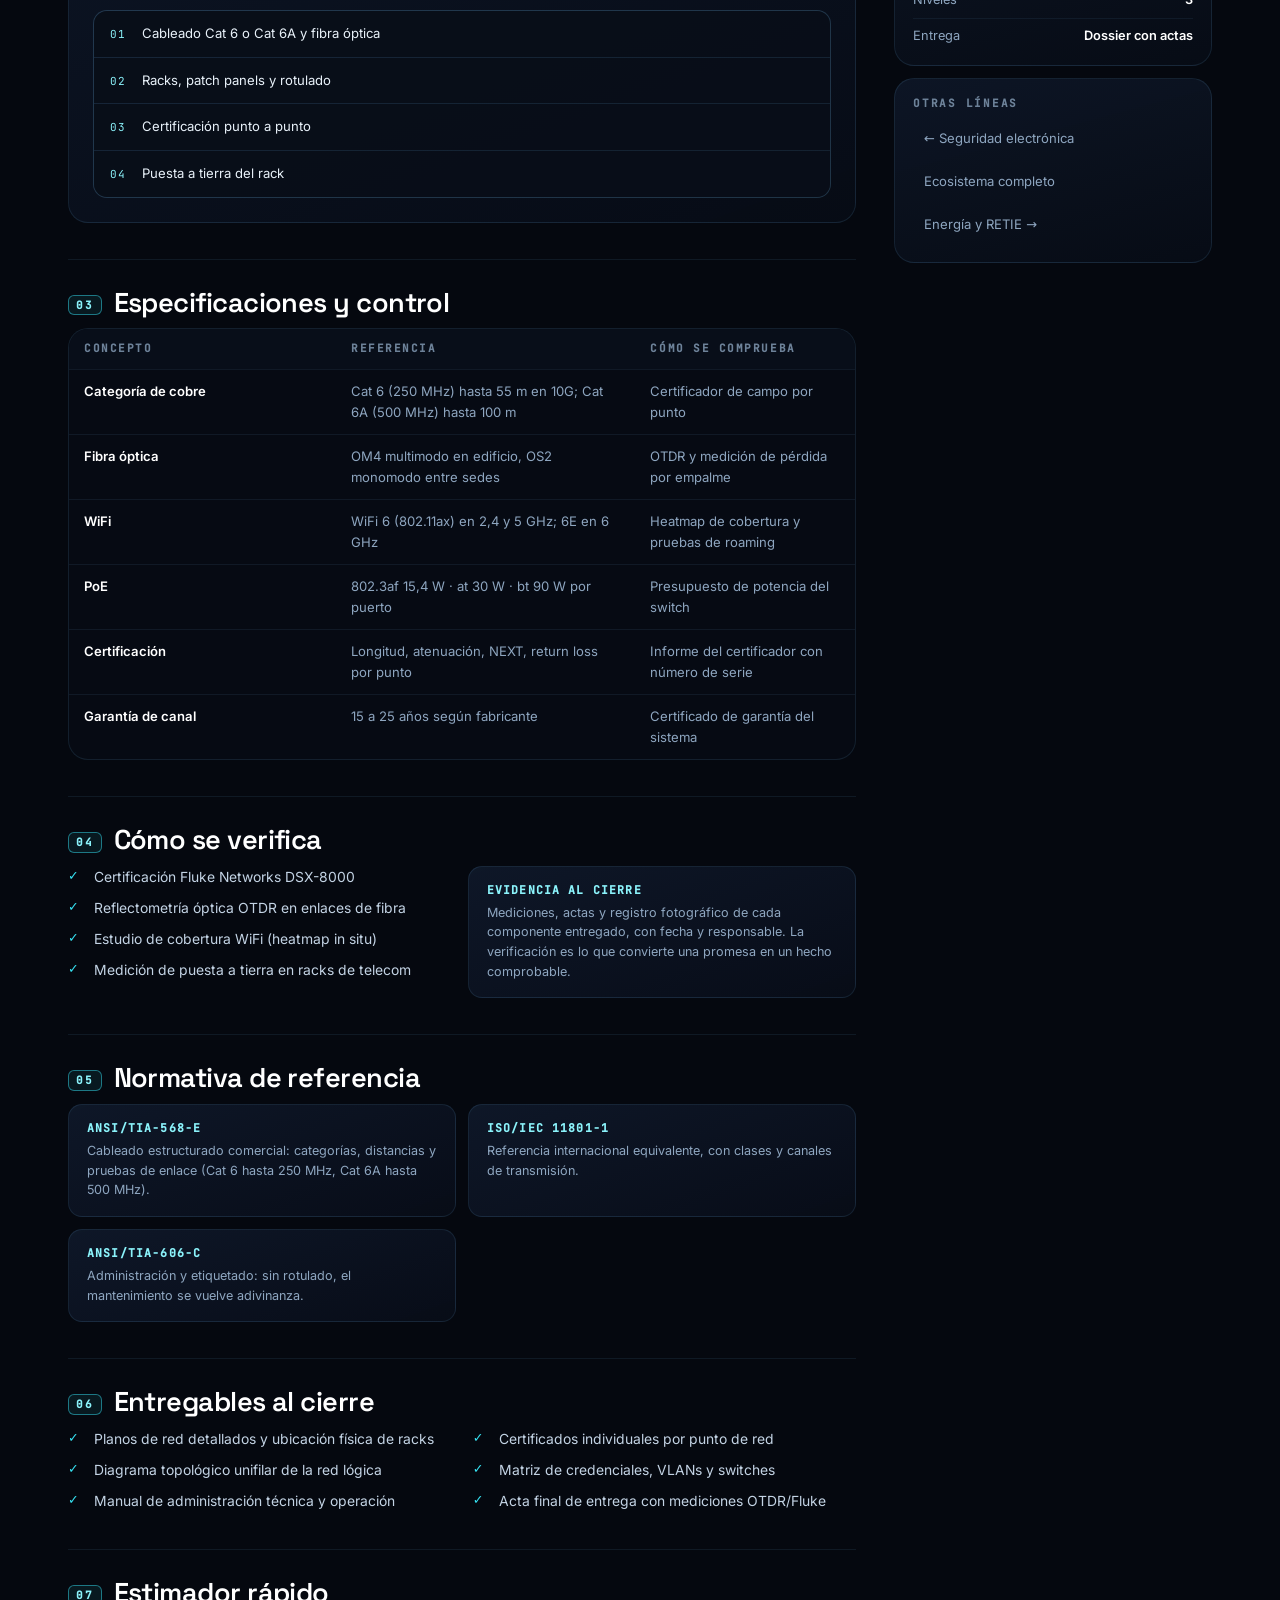
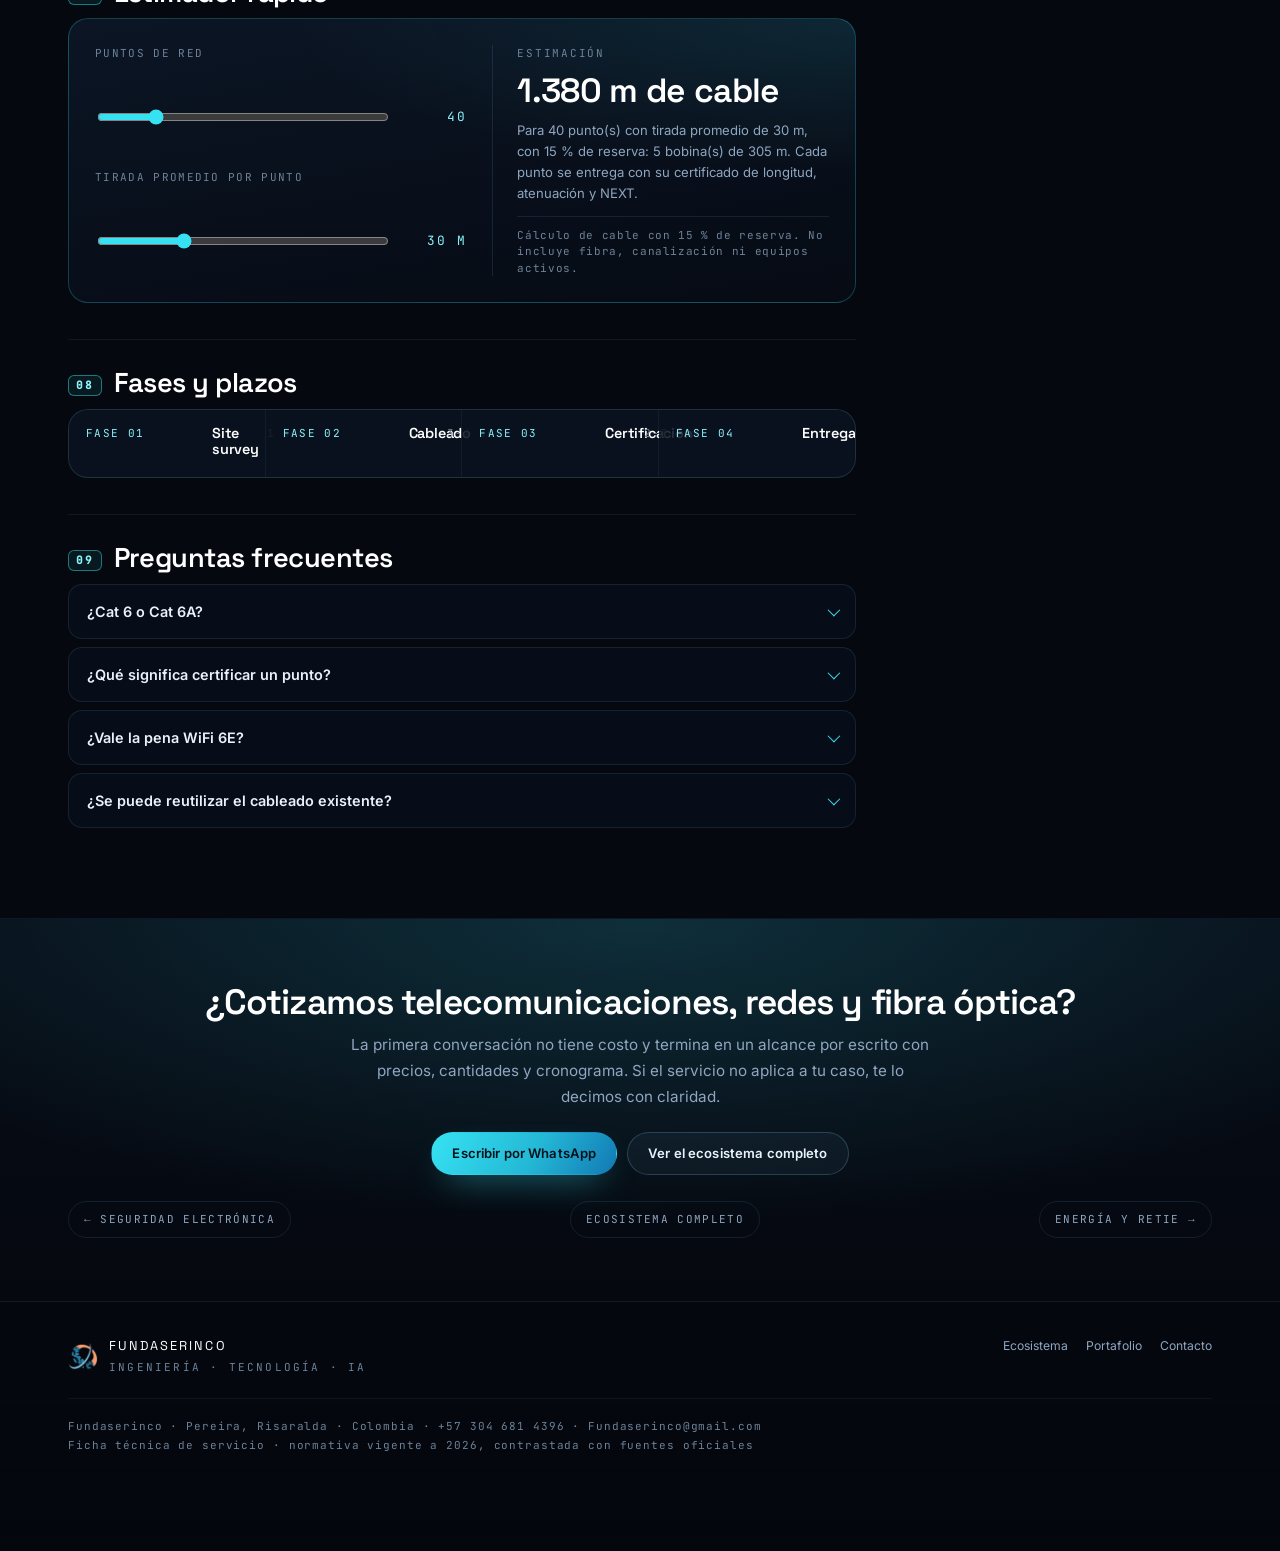
<file: servicios/telecomunicaciones.html>
<!DOCTYPE html>
<html lang="es" class="no-js">
<head>
<meta charset="UTF-8">
<meta name="viewport" content="width=device-width, initial-scale=1.0">
<meta name="theme-color" content="#05080f">
<meta name="description" content="Telecomunicaciones en el Eje Cafetero: Cableado estructurado Cat 6/6A, fibra óptica, WiFi empresarial y telefonía IP. Sin certificado por punto no hay red entr">
<link rel="icon" type="image/png" sizes="32x32" href="../assets/img/brand/logo-simbolo-128.png">
<link rel="apple-touch-icon" href="../assets/img/brand/logo-simbolo-180.png">
<title>Telecomunicaciones, redes y fibra óptica · Fundaserinco</title>
<meta property="og:type" content="article">
<meta property="og:site_name" content="Fundaserinco">
<meta property="og:locale" content="es_CO">
<meta property="og:title" content="Telecomunicaciones, redes y fibra óptica · Fundaserinco">
<meta property="og:description" content="Telecomunicaciones en el Eje Cafetero: Cableado estructurado Cat 6/6A, fibra óptica, WiFi empresarial y telefonía IP. Sin certificado por punto no hay red entr">
<meta property="og:image" content="../assets/img/og/servicios.jpg">
<meta property="og:image:width" content="1200">
<meta property="og:image:height" content="630">
<meta property="og:image:type" content="image/jpeg">
<meta name="twitter:card" content="summary_large_image">
<meta name="twitter:title" content="Telecomunicaciones, redes y fibra óptica · Fundaserinco">
<meta name="twitter:description" content="Telecomunicaciones en el Eje Cafetero: Cableado estructurado Cat 6/6A, fibra óptica, WiFi empresarial y telefonía IP. Sin certificado por punto no hay red entr">
<meta name="twitter:image" content="../assets/img/og/servicios.jpg">
<link rel="preload" href="../assets/fonts/inter-latin.woff2" as="font" type="font/woff2" crossorigin>
<link rel="preload" href="../assets/fonts/space-grotesk-latin.woff2" as="font" type="font/woff2" crossorigin>
<link rel="preload" href="../assets/fonts/jetbrains-mono-latin.woff2" as="font" type="font/woff2" crossorigin>
<link rel="stylesheet" href="../css/fonts.css?v=20261120e">
<script>document.documentElement.classList.remove("no-js");</script>
<link rel="stylesheet" href="../css/styles.css?v=20261122j">
<link rel="stylesheet" href="../css/plan-detalle.css?v=20261122c">
<link rel="stylesheet" href="../css/detalle.css?v=20261120h">
</head>
<body class="detalle plan-page">

<header class="topbar">
  <a class="tb-brand" href="../index.html" aria-label="Fundaserinco, volver al portafolio">
    <img src="../assets/img/brand/logo-simbolo-128.png" alt="Símbolo Fundaserinco">
    <span class="tb-name">Fundaserinco<span>Ficha técnica de servicio</span></span>
  </a>
  <div class="tb-status"><i></i>Servicio 03 de 07</div>
  <div class="tb-right">
    <a class="tb-tel" href="../index.html#ecosistema">
      <svg viewBox="0 0 24 24" width="14" height="14" fill="none" stroke="currentColor" stroke-width="1.9" stroke-linecap="round" stroke-linejoin="round" aria-hidden="true"><path d="M19 12H5M11 6l-6 6 6 6"/></svg>
      <span>Portafolio</span>
    </a>
    <a class="btn btn-primary" href="#cotizar">Cotizar</a>
  </div>
</header>

<main>

  <section class="plan-hero" style="--accent:#36e2f2;--accent-soft:rgba(54,226,242,.3);--accent-line:rgba(54,226,242,.48)">
    <div class="wrap hero-grid">
      <div class="hero-copy">
        <a class="back" href="../index.html#telecom">← Volver al portafolio</a>
        <span class="eyebrow"><span class="dot"></span>05 · Conectividad · TEL-03</span>
        <h1>Telecomunicaciones, redes y <span class="grad">fibra óptica</span></h1>
        <p class="sub">Cableado estructurado Cat 6/6A, fibra óptica, WiFi empresarial y telefonía IP. Sin certificado por punto no hay red entregada: cada enlace sale con su medición de longitud, atenuación y diafonía.</p>
        <div class="plan-facts">
          <div><span>Normativa</span><b>TIA-568 · ISO 11801</b></div>
          <div><span>Plazo típico</span><b>3 – 8 semanas</b></div>
          <div><span>Cobertura</span><b>Eje Cafetero y país</b></div>
        </div>
        <div class="scene-actions">
          <a class="btn btn-primary" href="#cotizar">Cotizar este servicio
            <svg viewBox="0 0 24 24" aria-hidden="true"><path d="M5 12h14M13 6l6 6-6 6" stroke-linecap="round" stroke-linejoin="round"/></svg>
          </a>
          <a class="btn btn-ghost" href="../index.html#telecom">Ver el capítulo en el portafolio</a>
        </div>
      </div>
      <div class="hero-visual">
        <div class="seal">
          <span class="seal-ring"></span><span class="seal-ring two"></span>
          <span class="seal-icon"><img src="../assets/img/brand/logo-simbolo-180.png" alt="" width="180" height="180" decoding="async"></span>
          <span class="seal-tag">TEL-03</span>
          <i class="spark s1"></i><i class="spark s2"></i><i class="spark s3"></i><i class="spark s4"></i>
        </div>
      </div>
    </div>
  </section>

  <section class="proc-band">
    <div class="wrap">
      <div class="proc-head">
        <span class="sec-tag">Cómo trabaja esta línea</span>
        <h2>Cableado certificado + red</h2>
        <p>Sin certificado por punto no hay red entregada: esa es la regla de esta línea.</p>
      </div>
      <div class="proc-grid">
        <article class="proc-card">
          <div class="proc-ico">◎</div>
          <h3>Site survey</h3>
          <p>Rutas, distancias y obstáculos levantados antes de cotizar un solo metro.</p>
          <div class="mini"><div class="mini-scan"></div></div>
        </article>
        <article class="proc-card">
          <div class="proc-ico">◈</div>
          <h3>Cableado y racks</h3>
          <p>Cat 6/6A, fibra y racks rotulados según norma desde el primer día.</p>
          <div class="mini"><div class="mini-cube"><i></i><i></i><i></i><i></i><i></i><i></i></div></div>
        </article>
        <article class="proc-card">
          <div class="proc-ico">▤</div>
          <h3>Certificación</h3>
          <p>Cada punto medido: longitud, atenuación, NEXT y return loss.</p>
          <div class="mini"><div class="mini-bars"><span></span><span></span><span></span><span></span><span></span></div></div>
        </article>
        <article class="proc-card">
          <div class="proc-ico">✓</div>
          <h3>Entrega documentada</h3>
          <p>Informe del certificador con número de serie y diagrama topológico.</p>
          <div class="mini"><div class="mini-pay"><i></i><i></i><i></i></div></div>
        </article>
      </div>
    </div>
  </section>

  <section class="plan-main">
    <div class="wrap plan-grid">
      <div>

        <div class="blk">
          <h2><span class="n">01</span>Qué incluye</h2>
          <p class="sub">El alcance se cierra por escrito antes de empezar. Esto es lo que entra en esta línea de trabajo.</p>
          <ul class="chk">
            <li>Cableado estructurado Cat 6 / Cat 6A y fibra óptica</li>
            <li>Certificación por punto con equipo Fluke / certificador</li>
            <li>Redes WiFi empresariales de alta densidad</li>
            <li>Enlaces punto a punto y radioenlaces microondas</li>
            <li>Telefonía IP empresarial y troncales SIP</li>
            <li>Racks y sites organizados, rotulados y con SPT</li>
          </ul>
        </div>

        <div class="blk">
          <h2><span class="n">02</span>Niveles de servicio</h2>

      <div data-tabs>
        <div class="svc-tabs" role="tablist" aria-label="Niveles de Telecomunicaciones, redes y fibra óptica">
        <button type="button" class="svc-tab" role="tab" id="niv-1" aria-controls="niv-1p" aria-selected="true" tabindex="0">Cableado certificado</button>
        <button type="button" class="svc-tab" role="tab" id="niv-2" aria-controls="niv-2p" aria-selected="false" tabindex="-1">Red y WiFi</button>
        <button type="button" class="svc-tab" role="tab" id="niv-3" aria-controls="niv-3p" aria-selected="false" tabindex="-1">Convergente</button>
        </div>
      <div class="svc-panel" role="tabpanel" id="niv-1p" aria-labelledby="niv-1">
        <h3>Cableado certificado</h3>
        <p>La base física: cada punto medido y rotulado antes de entregar.</p>
        <ul class="det-list">
            <li><i>01</i><span>Cableado Cat 6 o Cat 6A y fibra óptica</span></li>
            <li><i>02</i><span>Racks, patch panels y rotulado</span></li>
            <li><i>03</i><span>Certificación punto a punto</span></li>
            <li><i>04</i><span>Puesta a tierra del rack</span></li>
        </ul>
      </div>
      <div class="svc-panel" role="tabpanel" id="niv-2p" aria-labelledby="niv-2" hidden>
        <h3>Red y WiFi</h3>
        <p>Switching, segmentación y cobertura inalámbrica de alta densidad.</p>
        <ul class="det-list">
            <li><i>01</i><span>Configuración de switches y VLANs</span></li>
            <li><i>02</i><span>WiFi 6 con estudio de cobertura (heatmap)</span></li>
            <li><i>03</i><span>Presupuesto PoE para cámaras y AP</span></li>
            <li><i>04</i><span>Seguridad de red y acceso invitados</span></li>
        </ul>
      </div>
      <div class="svc-panel" role="tabpanel" id="niv-3p" aria-labelledby="niv-3" hidden>
        <h3>Convergente</h3>
        <p>Voz, datos y enlaces entre sedes sobre una misma infraestructura.</p>
        <ul class="det-list">
            <li><i>01</i><span>Enlaces de fibra entre sedes</span></li>
            <li><i>02</i><span>Telefonía IP y troncales</span></li>
            <li><i>03</i><span>Radioenlaces punto a punto</span></li>
            <li><i>04</i><span>Monitoreo de disponibilidad</span></li>
        </ul>
      </div>
      </div>
            </div>

        <div class="blk">
          <h2><span class="n">03</span>Especificaciones y control</h2>

      <div class="spec-wrap">
        <table class="spec">
          <thead><tr><th>Concepto</th><th>Referencia</th><th>Cómo se comprueba</th></tr></thead>
          <tbody>
          <tr><th>Categoría de cobre</th><td>Cat 6 (250 MHz) hasta 55 m en 10G; Cat 6A (500 MHz) hasta 100 m</td><td>Certificador de campo por punto</td></tr>
          <tr><th>Fibra óptica</th><td>OM4 multimodo en edificio, OS2 monomodo entre sedes</td><td>OTDR y medición de pérdida por empalme</td></tr>
          <tr><th>WiFi</th><td>WiFi 6 (802.11ax) en 2,4 y 5 GHz; 6E en 6 GHz</td><td>Heatmap de cobertura y pruebas de roaming</td></tr>
          <tr><th>PoE</th><td>802.3af 15,4 W · at 30 W · bt 90 W por puerto</td><td>Presupuesto de potencia del switch</td></tr>
          <tr><th>Certificación</th><td>Longitud, atenuación, NEXT, return loss por punto</td><td>Informe del certificador con número de serie</td></tr>
          <tr><th>Garantía de canal</th><td>15 a 25 años según fabricante</td><td>Certificado de garantía del sistema</td></tr>
          </tbody>
        </table>
      </div>
            </div>

        <div class="blk">
          <h2><span class="n">04</span>Cómo se verifica</h2>
          <div class="det-grid c2">
            <div>
              <ul class="chk">
            <li>Certificación Fluke Networks DSX-8000</li>
            <li>Reflectometría óptica OTDR en enlaces de fibra</li>
            <li>Estudio de cobertura WiFi (heatmap in situ)</li>
            <li>Medición de puesta a tierra en racks de telecom</li>
              </ul>
            </div>
            <article class="norm-card">
              <h3>Evidencia al cierre</h3>
              <p>Mediciones, actas y registro fotográfico de cada componente entregado, con fecha y responsable. La verificación es lo que convierte una promesa en un hecho comprobable.</p>
            </article>
          </div>
        </div>

        <div class="blk">
          <h2><span class="n">05</span>Normativa de referencia</h2>
          <div class="det-grid c2">
            <article class="norm-card">
              <h3>ANSI/TIA-568-E</h3>
              <p>Cableado estructurado comercial: categorías, distancias y pruebas de enlace (Cat 6 hasta 250 MHz, Cat 6A hasta 500 MHz).</p>
            </article>
            <article class="norm-card">
              <h3>ISO/IEC 11801-1</h3>
              <p>Referencia internacional equivalente, con clases y canales de transmisión.</p>
            </article>
            <article class="norm-card">
              <h3>ANSI/TIA-606-C</h3>
              <p>Administración y etiquetado: sin rotulado, el mantenimiento se vuelve adivinanza.</p>
            </article>
          </div>
        </div>

        <div class="blk">
          <h2><span class="n">06</span>Entregables al cierre</h2>
          <ul class="chk two">
            <li>Planos de red detallados y ubicación física de racks</li>
            <li>Certificados individuales por punto de red</li>
            <li>Diagrama topológico unifilar de la red lógica</li>
            <li>Matriz de credenciales, VLANs y switches</li>
            <li>Manual de administración técnica y operación</li>
            <li>Acta final de entrega con mediciones OTDR/Fluke</li>
          </ul>
        </div>

        <div class="blk">
          <h2><span class="n">07</span>Estimador rápido</h2>

      <div class="calc-box" data-calc="telecom">
        <div class="calc-fields">
        <div class="calc-field">
          <span>Puntos de red</span>
          <label for="tlPuntos"><input type="range" id="tlPuntos" data-in="puntos" min="4" max="200" step="2" value="40" data-unit=""><output for="tlPuntos">40</output></label>
        </div>
        <div class="calc-field">
          <span>Tirada promedio por punto</span>
          <label for="tlMetros"><input type="range" id="tlMetros" data-in="metros" min="10" max="80" step="5" value="30" data-unit=" m"><output for="tlMetros">30 m</output></label>
        </div>
        </div>
        <div class="calc-result">
          <span class="cr-label">Estimación</span>
          <span class="cr-value" data-out="main">—</span>
          <p class="cr-note" data-out="note"></p>
          <p class="cr-disclaimer">Cálculo de cable con 15 % de reserva. No incluye fibra, canalización ni equipos activos.</p>
        </div>
      </div>
            </div>

        <div class="blk">
          <h2><span class="n">08</span>Fases y plazos</h2>
          <ol class="phases">
            <li>
              <span class="w">Fase 01</span>
              <div><h4>Site survey</h4></div>
              <span class="d">1 sem</span>
            </li>
            <li>
              <span class="w">Fase 02</span>
              <div><h4>Cableado</h4></div>
              <span class="d">3-4 sem</span>
            </li>
            <li>
              <span class="w">Fase 03</span>
              <div><h4>Certificación</h4></div>
              <span class="d">2-3 sem</span>
            </li>
            <li>
              <span class="w">Fase 04</span>
              <div><h4>Entrega</h4></div>
              <span class="d">1 sem</span>
            </li>
          </ol>
        </div>

        <div class="blk">
          <h2><span class="n">09</span>Preguntas frecuentes</h2>

      <div class="faq">
        <details class="faq-item">
          <summary>¿Cat 6 o Cat 6A?</summary>
          <div class="faq-body"><p>Cat 6A si se va a usar 10GBASE-T en tiradas largas, si hay PoE++ (hasta 90 W) o si la instalación debe durar más de una década sin recablear. Cat 6 es suficiente para 1G y para 10G en tramos cortos.</p></div>
        </details>
        <details class="faq-item">
          <summary>¿Qué significa certificar un punto?</summary>
          <div class="faq-body"><p>Medir el enlace terminado con un certificador de campo y comparar cada parámetro contra la norma (longitud, atenuación, NEXT, return loss). Un punto sin certificado es un punto que no se puede garantizar.</p></div>
        </details>
        <details class="faq-item">
          <summary>¿Vale la pena WiFi 6E?</summary>
          <div class="faq-body"><p>En espacios de alta densidad y con clientes compatibles, sí: la banda de 6 GHz evita la interferencia de 2,4 y 5 GHz. Si los equipos de los usuarios no la soportan, WiFi 6 en 5 GHz sigue siendo la mejor relación costo-beneficio.</p></div>
        </details>
        <details class="faq-item">
          <summary>¿Se puede reutilizar el cableado existente?</summary>
          <div class="faq-body"><p>Sí, previa certificación. Si un tramo no pasa la prueba se reemplaza ese tramo, no todo el edificio. El informe de certificación queda como evidencia de lo que se conservó y lo que se cambió.</p></div>
        </details>
      </div>
            </div>

      </div>

        <aside class="side">
          <div class="side-card">
            <span class="lab">Inversión</span>
            <div class="big">Cableado certificado + red</div>
            <p class="fine">Se cotiza con visita técnica y alcance por escrito. Sin costos ocultos: materiales, mano de obra y certificaciones van en la misma propuesta.</p>
            <a class="cta" href="https://wa.me/573046814396?text=Hola%2C%20quiero%20cotizar%20este%20servicio" target="_blank" rel="noopener">Hablar por WhatsApp</a>
            <a class="ghost" href="../index.html#portafolio">Ver casos del portafolio</a>
          </div>
          <div class="side-card">
            <h4>Resumen rápido</h4>
            <ul class="side-list">
              <li>Código <b>TEL-03</b></li>
              <li>Normativa <b>TIA-568 · ISO 11801</b></li>
              <li>Plazo típico <b>3 – 8 semanas</b></li>
              <li>Niveles <b>3</b></li>
              <li>Entrega <b>Dossier con actas</b></li>
            </ul>
          </div>
          <div class="side-card">
            <h4>Otras líneas</h4>
            <nav class="side-nav" aria-label="Otras fichas de servicio">
<a href="seguridad-electronica.html">← Seguridad electrónica</a>
              <a href="../index.html#ecosistema">Ecosistema completo</a>
              <a href="energia-retie.html">Energía y RETIE →</a>            </nav>
          </div>
        </aside>
    </div>
  </section>

  <section class="plan-cta-band" id="cotizar">
    <div class="wrap">
      <h2>¿Cotizamos telecomunicaciones, redes y fibra óptica?</h2>
      <p>La primera conversación no tiene costo y termina en un alcance por escrito con precios, cantidades y cronograma. Si el servicio no aplica a tu caso, te lo decimos con claridad.</p>
      <div class="cta-btns">
        <a class="btn btn-primary" href="https://wa.me/573046814396?text=Hola%2C%20quiero%20cotizar%20este%20servicio" target="_blank" rel="noopener">Escribir por WhatsApp</a>
        <a class="btn btn-ghost" href="../index.html#ecosistema">Ver el ecosistema completo</a>
      </div>
      <nav class="det-nav" aria-label="Otras fichas de servicio"><a href="seguridad-electronica.html">← Seguridad electrónica</a>
        <a href="../index.html#ecosistema">Ecosistema completo</a>
        <a href="energia-retie.html">Energía y RETIE →</a></nav>
    </div>
  </section>

  <div class="toc-float" data-det-toc></div>
</main>

<footer>
  <div class="wrap">
    <div class="foot-inner">
      <div class="foot-brand">
        <img src="../assets/img/brand/logo-simbolo-128.png" alt="">
        <div>Fundaserinco<span>Ingeniería · Tecnología · IA</span></div>
      </div>
      <nav class="foot-links" aria-label="Enlaces del pie">
        <a href="../index.html#ecosistema">Ecosistema</a>
        <a href="../index.html#portafolio">Portafolio</a>
        <a href="../index.html#contacto">Contacto</a>
      </nav>
    </div>
    <p class="fine">Fundaserinco · Pereira, Risaralda · Colombia · +57 304 681 4396 · Fundaserinco@gmail.com<br>
      Ficha técnica de servicio · normativa vigente a 2026, contrastada con fuentes oficiales</p>
  </div>
</footer>

<script src="../js/detalle.js?v=20261122h" defer></script>

</body>
</html>
</file>
<file: css/fonts.css>
/* Tipografías alojadas en el sitio: no hay peticiones a Google Fonts.
   Generado desde las variables oficiales de cada familia. */

@font-face{
  font-family:'Inter';
  font-style:normal;
  font-weight:300 700;
  font-display:swap;
  src:url('../assets/fonts/inter-latin-ext.woff2') format('woff2');
}

@font-face{
  font-family:'Inter';
  font-style:normal;
  font-weight:300 700;
  font-display:swap;
  src:url('../assets/fonts/inter-latin.woff2') format('woff2');
}

@font-face{
  font-family:'JetBrains Mono';
  font-style:normal;
  font-weight:400 500;
  font-display:swap;
  src:url('../assets/fonts/jetbrains-mono-latin-ext.woff2') format('woff2');
}

@font-face{
  font-family:'JetBrains Mono';
  font-style:normal;
  font-weight:400 500;
  font-display:swap;
  src:url('../assets/fonts/jetbrains-mono-latin.woff2') format('woff2');
}

@font-face{
  font-family:'Space Grotesk';
  font-style:normal;
  font-weight:400 700;
  font-display:swap;
  src:url('../assets/fonts/space-grotesk-latin-ext.woff2') format('woff2');
}

@font-face{
  font-family:'Space Grotesk';
  font-style:normal;
  font-weight:400 700;
  font-display:swap;
  src:url('../assets/fonts/space-grotesk-latin.woff2') format('woff2');
}
</file>
<file: css/styles.css>
/* =========================================================
   FUNDASERINCO · PORTAFOLIO TÉCNICO 2026
   Tema: ingeniería · tecnología · IA
   ========================================================= */

/* ---------- 1. TOKENS ---------- */
:root{
  --ink:#05080f;
  --ink-2:#070c16;
  --ink-3:#0a1120;
  --panel:rgba(11,19,33,.82);
  --panel-solid:#0b1321;

  --line:rgba(112,176,224,.13);
  --line-2:rgba(112,176,224,.26);

  --cyan:#36e2f2;
  --cyan-2:#8bf3fb;
  --cyan-dim:#1aa9bd;
  --blue:#1279b4;
  --blue-light:#70b0e0;
  --amber:#ff8a3d;
  --amber-2:#ffb37a;
  --violet:#8b7ce8;

  --text:#e9f2fa;
  --muted:#8ea6c0;
  --muted-2:#6d8299;

  --radius:20px;
  --radius-sm:14px;
  --maxw:1240px;

  --mono:"JetBrains Mono",ui-monospace,SFMono-Regular,Menlo,Consolas,monospace;
  --display:"Space Grotesk","Inter",system-ui,sans-serif;
  --body:"Inter",system-ui,-apple-system,"Segoe UI",sans-serif;

  --ease:cubic-bezier(.22,.8,.3,1);

  /* alto de la barra fija: el contenido de cada capítulo reserva este espacio
     para que el título nunca quede debajo */
  --bar-h:68px;

  /* alto reservado por la barra fija: lo usa sequence.js para colocar la
     portada de texto de cada capítulo sin que quede debajo de la barra */
  --seq-head-top:108px;
}

/* ---------- 2. RESET ---------- */
*,*::before,*::after{box-sizing:border-box}
html{-webkit-text-size-adjust:100%}
html,body{margin:0;padding:0}
body{
  background:var(--ink);
  color:var(--text);
  font-family:var(--body);
  font-size:16px;
  line-height:1.6;
  -webkit-font-smoothing:antialiased;
  overflow-x:hidden;
}
img,video,svg{display:block;max-width:100%}
h1,h2,h3,h4,h5{font-family:var(--display);font-weight:600;line-height:1.15;margin:0;letter-spacing:-.015em}
p{margin:0}
a{color:inherit;text-decoration:none}
ul,ol{margin:0;padding:0}
button{font:inherit;color:inherit}
strong{font-weight:600}
::selection{background:rgba(54,226,242,.28);color:#fff}
:focus-visible{outline:2px solid var(--cyan);outline-offset:3px;border-radius:4px}

/* fondo técnico: retícula + halos, fijo y sin costo de repintado */
body::before{
  content:"";
  position:fixed;
  inset:0;
  z-index:0;
  pointer-events:none;
  background:
    radial-gradient(70% 55% at 78% -8%,rgba(18,121,180,.22) 0%,rgba(18,121,180,0) 62%),
    radial-gradient(58% 48% at 8% 8%,rgba(54,226,242,.10) 0%,rgba(54,226,242,0) 60%),
    radial-gradient(70% 60% at 50% 108%,rgba(139,124,232,.10) 0%,rgba(139,124,232,0) 62%),
    linear-gradient(180deg,#05080f 0%,#060a13 45%,#05080f 100%);
}
body::after{
  content:"";
  position:fixed;
  inset:0;
  z-index:0;
  pointer-events:none;
  opacity:.5;
  background-image:
    linear-gradient(rgba(112,176,224,.055) 1px,transparent 1px),
    linear-gradient(90deg,rgba(112,176,224,.055) 1px,transparent 1px);
  background-size:64px 64px;
  background-position:center top;
  mask-image:radial-gradient(120% 90% at 50% 0%,#000 0%,rgba(0,0,0,.35) 62%,transparent 100%);
  -webkit-mask-image:radial-gradient(120% 90% at 50% 0%,#000 0%,rgba(0,0,0,.35) 62%,transparent 100%);
}
body > *{position:relative;z-index:1}

.sr-only{
  position:absolute;width:1px;height:1px;padding:0;margin:-1px;
  overflow:hidden;clip:rect(0 0 0 0);white-space:nowrap;border:0;
}

/* ---------- 3. UTILIDADES ---------- */
.wrap{
  width:100%;
  max-width:var(--maxw);
  margin:0 auto;
  padding:0 clamp(20px,4vw,48px);
}
.grad{
  background:linear-gradient(96deg,var(--cyan) 0%,var(--blue-light) 46%,var(--violet) 100%);
  -webkit-background-clip:text;background-clip:text;
  -webkit-text-fill-color:transparent;color:transparent;
}
.eyebrow{
  display:inline-flex;align-items:center;gap:9px;
  font-family:var(--mono);
  font-size:.6875rem;font-weight:500;
  letter-spacing:.2em;text-transform:uppercase;
  color:var(--cyan-2);
  padding:7px 15px;
  border:1px solid rgba(54,226,242,.28);
  border-radius:999px;
  background:rgba(54,226,242,.07);
}
.eyebrow .dot{
  width:6px;height:6px;border-radius:50%;
  background:var(--cyan);
  box-shadow:0 0 0 0 rgba(54,226,242,.7);
  animation:pulse 2.4s infinite;
}
@keyframes pulse{
  0%{box-shadow:0 0 0 0 rgba(54,226,242,.55)}
  70%{box-shadow:0 0 0 9px rgba(54,226,242,0)}
  100%{box-shadow:0 0 0 0 rgba(54,226,242,0)}
}
.lead{
  color:var(--muted);
  font-size:clamp(.95rem,1.15vw,1.08rem);
  line-height:1.7;
  max-width:74ch;
}
.lead strong{color:var(--text);font-weight:600}
.usd-inline{
  font-family:var(--mono);font-size:.78em;
  color:var(--muted-2);font-weight:400;white-space:nowrap;
}
.sec-tag{
  display:inline-block;
  font-family:var(--mono);
  font-size:.6875rem;font-weight:500;
  letter-spacing:.22em;text-transform:uppercase;
  color:var(--cyan-2);
  background:rgba(54,226,242,.08);
  border:1px solid rgba(54,226,242,.3);
  padding:6px 13px;border-radius:999px;
  margin-bottom:14px;
}

/* ---------- 4. PANTALLA DE CARGA ---------- */
.page-loader{
  position:fixed;inset:0;z-index:400;
  display:grid;place-items:end center;
  background:#04070d;
  overflow:hidden;
  transition:opacity .5s ease,visibility .5s;
}
.page-loader.is-done{opacity:0;visibility:hidden}

/* el video es la pantalla: cubre el viewport y la marca se apoya abajo */
.pl-video{
  position:absolute;inset:0;z-index:0;
  width:100%;height:100%;object-fit:cover;object-position:center;
  background:#05080f;
  animation:plVideoIn .8s ease both;
}
@keyframes plVideoIn{from{opacity:0}to{opacity:1}}

.pl-scrim{
  position:absolute;inset:0;z-index:1;pointer-events:none;
  background:
    linear-gradient(180deg,rgba(4,7,13,.62) 0%,rgba(4,7,13,.06) 34%,rgba(4,7,13,.72) 78%,rgba(4,7,13,.94) 100%);
}

.pl-bg{
  position:absolute;inset:0;z-index:1;pointer-events:none;
  background:radial-gradient(60% 40% at 50% 100%,rgba(18,121,180,.22) 0%,rgba(18,121,180,0) 70%);
}

.pl-stage{
  position:relative;z-index:2;
  display:flex;flex-direction:column;align-items:center;gap:clamp(12px,2vh,18px);
  width:100%;max-width:min(92vw,620px);
  padding:0 clamp(18px,4vw,32px) clamp(26px,7vh,64px);
  text-align:center;
}

.pl-brand{display:flex;align-items:center;gap:clamp(10px,1.5vw,15px)}
.pl-brand-txt{display:grid;gap:3px;text-align:left}
.pl-mark{
  width:clamp(34px,4.6vw,46px);height:auto;flex:none;
  filter:drop-shadow(0 8px 26px rgba(54,226,242,.4));
  animation:plFloat 2.8s ease-in-out infinite;
}
@keyframes plFloat{
  0%,100%{transform:translateY(0)}
  50%{transform:translateY(-5px)}
}
.pl-name{
  font-family:var(--display);
  font-size:clamp(.95rem,2.1vw,1.2rem);
  letter-spacing:.34em;text-transform:uppercase;
  color:#fff;margin:0;
  text-indent:.34em;
}
.pl-sub{
  font-family:var(--mono);
  font-size:.625rem;letter-spacing:.26em;text-transform:uppercase;
  color:var(--cyan-2);margin:0;
}
.pl-bar{
  width:100%;height:2px;border-radius:2px;
  background:rgba(112,176,224,.18);overflow:hidden;
}
/* la barra dura lo mismo que el video: 2 s */
.pl-bar span{
  display:block;height:100%;width:100%;
  transform-origin:left center;transform:scaleX(0);
  background:linear-gradient(90deg,rgba(54,226,242,.35),var(--cyan) 55%,var(--cyan-2));
  animation:plFill var(--pl-dur,2s) linear forwards;
}
@keyframes plFill{to{transform:scaleX(1)}}

@media (max-width:760px){
  .page-loader{place-items:center}
  .pl-video{
    position:relative;inset:auto;
    width:100%;height:auto;aspect-ratio:16/9;
    border-radius:16px;
    border:1px solid rgba(112,176,224,.22);
    box-shadow:0 30px 70px -34px #000;
  }
  .pl-scrim{display:none}
  .pl-stage{padding-bottom:0;gap:16px}
}
@media (prefers-reduced-motion:reduce){
  .pl-video,.pl-mark{animation:none}
  .pl-bar span{animation:none;transform:scaleX(1)}
}

/* ---------- 5. BARRA SUPERIOR ---------- */
.topbar{
  position:fixed;top:0;left:0;right:0;z-index:140;
  display:flex;align-items:center;justify-content:space-between;gap:16px;
  padding:12px clamp(20px,4vw,48px);
  background:linear-gradient(180deg,rgba(5,8,15,.92),rgba(5,8,15,.55) 70%,transparent);
  -webkit-backdrop-filter:blur(10px);backdrop-filter:blur(10px);
  border-bottom:1px solid rgba(112,176,224,.1);
}
.tb-brand{display:flex;align-items:center;gap:11px;min-width:0}
.tb-brand img{width:34px;height:34px;object-fit:contain;flex:none}
.tb-name{
  font-family:var(--display);font-weight:600;
  font-size:.95rem;letter-spacing:.16em;text-transform:uppercase;
  color:#fff;white-space:nowrap;
}
.tb-name span{display:block;font-family:var(--mono);font-size:.6875rem;
  letter-spacing:.24em;color:var(--muted-2);margin-top:2px;font-weight:400}
.tb-status{
  display:flex;align-items:center;gap:7px;
  font-family:var(--mono);font-size:.6875rem;letter-spacing:.16em;text-transform:uppercase;
  color:var(--muted-2);
}
.tb-status i{
  width:6px;height:6px;border-radius:50%;background:#3ddc97;
  box-shadow:0 0 8px rgba(61,220,151,.9);flex:none;
}
.tb-right{display:flex;align-items:center;gap:10px}
.tb-tel{
  display:inline-flex;align-items:center;gap:8px;
  font-family:var(--mono);font-size:.74rem;
  color:var(--muted);padding:8px 12px;border-radius:999px;
  border:1px solid var(--line);
  white-space:nowrap;flex:none;
  transition:border-color .25s,color .25s;
}
.tb-tel:hover{border-color:var(--line-2);color:#fff}
.btn{
  display:inline-flex;align-items:center;justify-content:center;gap:9px;
  padding:10px 20px;border-radius:999px;
  font-size:.82rem;font-weight:600;letter-spacing:.01em;
  border:1px solid transparent;cursor:pointer;
  transition:transform .2s var(--ease),box-shadow .25s,background .25s,border-color .25s;
  white-space:nowrap;
}
.btn-primary{
  background:linear-gradient(120deg,var(--cyan) 0%,#24b8d6 55%,var(--blue) 100%);
  color:#04121a;
  box-shadow:0 14px 34px -16px rgba(54,226,242,.85);
}
.btn-primary:hover{transform:translateY(-2px);box-shadow:0 20px 44px -16px rgba(54,226,242,.95)}
.btn-ghost{
  background:rgba(112,176,224,.06);
  border-color:var(--line-2);color:var(--text);
}
.btn-ghost:hover{background:rgba(112,176,224,.13);transform:translateY(-2px)}
.btn svg{width:16px;height:16px;fill:none;stroke:currentColor;stroke-width:1.9}

/* ---------- 6. PORTADA ---------- */
.scene{
  position:relative;
  min-height:100vh;min-height:100svh;
  display:flex;align-items:center;
  /* el recorte del video va en .scene-stage: si el texto crece (pantallas
     bajas o en horizontal), la sección crece y el contenido no se corta */
  overflow:visible;
  padding-top:var(--bar-h);
}
.scene-stage{
  position:absolute;inset:0;z-index:0;
  display:grid;place-items:center;
  overflow:hidden;
}
.scene-media{position:absolute;inset:0;background:#04070d;overflow:hidden}
.scene-video{
  position:absolute;inset:0;width:100%;height:100%;
  object-fit:cover;object-position:center;
  opacity:0;transition:opacity .3s ease;
}
.scene-video.is-active{opacity:1}
.scene-media::after{
  content:"";position:absolute;inset:0;pointer-events:none;
  background:
    radial-gradient(78% 66% at 50% 44%,rgba(4,7,13,.05) 0%,rgba(4,7,13,.55) 100%),
    linear-gradient(180deg,rgba(4,7,13,.82) 0%,rgba(4,7,13,.34) 26%,rgba(4,7,13,.52) 62%,rgba(4,7,13,.96) 100%);
}
.scene-scrim{
  position:absolute;inset:0;pointer-events:none;
  background:linear-gradient(90deg,rgba(4,7,13,.92) 0%,rgba(4,7,13,.6) 42%,rgba(4,7,13,.18) 78%,rgba(4,7,13,.5) 100%);
}
.scene-content{
  position:relative;z-index:2;
  padding-top:clamp(26px,5vh,64px);
  padding-bottom:clamp(48px,7vh,88px);
  opacity:0;visibility:hidden;
  transform:translateY(26px);
  transition:opacity .8s ease,transform .8s var(--ease),visibility .8s;
}
.scene.is-revealed .scene-content,
.scene.is-static .scene-content{opacity:1;visibility:visible;transform:none}
.scene-content h1{
  font-size:clamp(2.05rem,5.1vw,4.05rem);
  line-height:1.04;
  letter-spacing:-.028em;
  margin:22px 0 20px;
  max-width:20ch;
  text-wrap:balance;
}
.scene-content h1 .grad{display:inline-block}
.scene-content .lead{max-width:62ch}
.scene-actions{
  display:flex;flex-wrap:wrap;gap:12px;margin-top:30px;
}
.hero-stats{
  display:grid;
  grid-template-columns:repeat(4,minmax(0,1fr));
  gap:1px;
  margin-top:clamp(26px,4vh,44px);
  border:1px solid var(--line);
  border-radius:var(--radius);
  overflow:hidden;
  background:var(--line);
  max-width:920px;
}
.hstat{
  background:rgba(7,12,22,.72);
  -webkit-backdrop-filter:blur(8px);backdrop-filter:blur(8px);
  padding:18px 20px;
}
.hstat .num{
  font-family:var(--display);
  font-size:clamp(1.3rem,2.3vw,1.85rem);
  font-weight:600;color:#fff;letter-spacing:-.02em;
  display:flex;align-items:baseline;gap:2px;
}
.hstat .num .cur{color:var(--cyan);font-size:.72em;margin-right:2px}
.hstat .lbl{
  font-family:var(--mono);
  font-size:.6875rem;letter-spacing:.14em;text-transform:uppercase;
  color:var(--muted-2);margin-top:7px;line-height:1.4;
}
.scene-hint{
  position:absolute;left:50%;bottom:22px;transform:translateX(-50%);
  z-index:2;
  display:flex;flex-direction:column;align-items:center;gap:8px;
  font-family:var(--mono);font-size:.6875rem;
  letter-spacing:.22em;text-transform:uppercase;color:var(--muted-2);
  transition:opacity .4s;
}
.scene-hint.is-hidden{opacity:0}
.scene-hint-line{
  width:1px;height:34px;
  background:linear-gradient(180deg,var(--cyan),transparent);
  animation:hintRun 1.9s ease-in-out infinite;
}
@keyframes hintRun{
  0%,100%{opacity:.25;transform:scaleY(.6)}
  50%{opacity:1;transform:scaleY(1)}
}

/* ---------- 7. SECCIONES / PANELES ---------- */
.panel{
  position:relative;
  padding-top:calc(var(--bar-h) + clamp(20px, 3.6vh, 46px));
  padding-bottom:clamp(56px,9vh,110px);
  border-top:1px solid rgba(112,176,224,.08);
}
.panel-head{max-width:960px;margin-bottom:clamp(26px,4vh,46px)}
.panel-head h2{
  font-size:clamp(1.65rem,3.5vw,2.7rem);
  margin:0 0 14px;
  letter-spacing:-.025em;
  text-wrap:balance;
}
.panel-head p{color:var(--muted);font-size:clamp(.92rem,1.1vw,1.02rem);line-height:1.72;max-width:88ch}
.sec-sub{color:var(--muted);font-size:.95rem;line-height:1.7;max-width:80ch}

/* ---------- 8. SECCIONES CON VIDEO (data-seq) ---------- */
html.seq-locked{overscroll-behavior:none;touch-action:none}
.has-cover{position:relative;padding:0;min-height:100vh;min-height:100svh}
.seq-stage{
  position:sticky;top:0;z-index:0;
  height:100vh;height:100svh;
  display:flex;align-items:center;justify-content:center;
  overflow:hidden;background:#04070d;
}
.seq-media{position:absolute;inset:0;z-index:0;background:#04070d}
.seq-video{
  position:absolute;inset:0;width:100%;height:100%;
  object-fit:cover;object-position:center;
  opacity:0;transition:opacity .22s ease;
}
.seq-video[data-seq-forward]{opacity:1}
.seq-video.is-active{opacity:1}
.seq-media::after{
  content:"";position:absolute;inset:0;z-index:1;pointer-events:none;
  background:radial-gradient(84% 70% at 50% 44%,rgba(4,7,13,0) 0%,rgba(4,7,13,.42) 100%);
}
.seq-scrim{
  position:absolute;inset:0;z-index:2;pointer-events:none;
  background:
    linear-gradient(180deg,rgba(4,7,13,.88) 0%,rgba(4,7,13,.5) 34%,rgba(4,7,13,.62) 66%,rgba(4,7,13,.97) 100%),
    linear-gradient(90deg,rgba(4,7,13,.72) 0%,rgba(4,7,13,0) 42%);
  opacity:0;transition:opacity .8s var(--ease);
}
.has-cover.is-revealed .seq-scrim,
.has-cover.is-cards .seq-scrim{opacity:1}

.sec-head-wrap{
  position:relative;z-index:1;
  margin-top:-84vh;
  transition:opacity .55s ease,transform .55s var(--ease),visibility .55s;
}
.has-cover.is-armed:not(.is-revealed) .sec-head-wrap{
  opacity:0;visibility:hidden;transform:translateY(24px);
}
.sec-head-card{
  position:relative;
  background:linear-gradient(150deg,rgba(13,22,38,.95) 0%,rgba(7,12,22,.97) 58%,rgba(11,18,32,.98) 100%);
  border:1px solid var(--line-2);
  border-radius:var(--radius);
  padding:clamp(18px,2.1vw,28px) clamp(20px,2.4vw,34px);
  box-shadow:0 44px 96px -52px #000,inset 0 1px 0 rgba(255,255,255,.05);
  -webkit-backdrop-filter:blur(12px);backdrop-filter:blur(12px);
  overflow:hidden;
}
.sec-head-card::before{
  content:"";position:absolute;left:0;top:0;bottom:0;width:2px;
  background:linear-gradient(180deg,var(--cyan),rgba(54,226,242,0));
}
.sec-head-card h2{
  font-size:clamp(1.3rem,2.55vw,1.95rem);
  color:#fff;margin:0 0 9px;max-width:38ch;letter-spacing:-.02em;
}
.sec-head-card p{
  color:#c3d3e4;font-size:clamp(.87rem,.98vw,.99rem);
  line-height:1.6;margin:0;max-width:96ch;
}
.sec-head-card p strong{color:var(--cyan-2);font-weight:600}
.sec-code{
  font-family:var(--mono);font-size:.6875rem;
  letter-spacing:.18em;text-transform:uppercase;
  color:var(--muted-2);
  display:flex;flex-wrap:wrap;gap:14px;
  margin-top:14px;padding-top:12px;
  border-top:1px solid rgba(112,176,224,.1);
}
.sec-code b{color:var(--cyan-2);font-weight:500}
.sec-actions{
  display:flex;flex-wrap:wrap;gap:10px;
  margin-top:16px;
}
.sec-actions .btn{padding:9px 18px;font-size:.78rem}

.sec-body{
  position:relative;z-index:1;
  padding-top:14px;
  display:flex;flex-direction:column;
  transition:opacity .6s ease,transform .6s var(--ease),visibility .6s;
}
.has-cover.is-armed:not(.is-cards) .sec-body{
  opacity:0;visibility:hidden;transform:translateY(30px);
}
.has-cover.is-static .seq-stage{position:relative;height:auto;min-height:60svh}
.has-cover.is-static .sec-head-wrap{margin-top:-52vh}
.has-cover.is-static .sec-head-card{opacity:1;visibility:visible}

/* ---------- 9. TARJETAS TÉCNICAS ---------- */
.mod-grid{display:grid;gap:14px}
.mod-grid.c2{grid-template-columns:repeat(2,minmax(0,1fr))}
.mod-grid.c3{grid-template-columns:repeat(3,minmax(0,1fr))}
.mod-grid.c4{grid-template-columns:repeat(4,minmax(0,1fr))}
.mod-card{
  position:relative;
  background:linear-gradient(158deg,rgba(16,26,44,.9),rgba(8,13,24,.94));
  border:1px solid var(--line);
  border-radius:var(--radius-sm);
  padding:clamp(14px,1.5vw,20px);
  display:flex;flex-direction:column;
  transition:border-color .3s,transform .3s var(--ease),background .3s;
  overflow-wrap:break-word;min-width:0;
}
.mod-card::after{
  content:"";position:absolute;right:10px;top:10px;width:9px;height:9px;
  border-top:1px solid rgba(54,226,242,.4);
  border-right:1px solid rgba(54,226,242,.4);
  opacity:0;transition:opacity .3s;
}
.mod-card:hover{border-color:rgba(54,226,242,.34);transform:translateY(-3px)}
.mod-card:hover::after{opacity:1}
.mod-ico{
  width:34px;height:34px;border-radius:10px;
  display:grid;place-items:center;
  font-family:var(--mono);font-size:.82rem;line-height:1;
  background:linear-gradient(140deg,rgba(54,226,242,.18),rgba(18,121,180,.12));
  border:1px solid rgba(54,226,242,.26);
  color:var(--cyan-2);
  margin-bottom:11px;flex:none;
}
.mod-card h3{font-size:clamp(.94rem,1.1vw,1.04rem);color:#fff;margin-bottom:6px}
.mod-card p{font-size:.82rem;color:var(--muted);line-height:1.55}
.mod-card ul{list-style:none;margin-top:10px;display:flex;flex-direction:column;gap:5px}
.mod-card li{
  position:relative;padding-left:15px;
  font-size:.79rem;color:var(--muted);line-height:1.5;
}
.mod-card li::before{
  content:"";position:absolute;left:0;top:.52em;
  width:5px;height:5px;border-radius:1px;
  background:rgba(54,226,242,.7);
  transform:rotate(45deg);
}
.mod-card li b{color:var(--text);font-weight:600}

.chips{display:flex;flex-wrap:wrap;gap:6px;margin-top:10px}
.chip{
  font-family:var(--mono);font-size:.6875rem;letter-spacing:.05em;
  color:var(--cyan-2);
  border:1px solid rgba(54,226,242,.22);
  background:rgba(54,226,242,.06);
  padding:3px 9px;border-radius:999px;white-space:nowrap;
}
.chip.amber{color:var(--amber-2);border-color:rgba(255,138,61,.26);background:rgba(255,138,61,.07)}

.mod-card.is-accent{
  background:linear-gradient(158deg,rgba(28,20,14,.92),rgba(10,13,22,.95));
  border-color:rgba(255,138,61,.26);
}
.mod-card.is-accent .mod-ico{
  background:linear-gradient(140deg,rgba(255,138,61,.2),rgba(255,138,61,.08));
  border-color:rgba(255,138,61,.3);color:var(--amber-2);
}
.mod-card.is-accent li::before{background:rgba(255,138,61,.8)}

/* ---------- 10. ECOSISTEMA ORBITAL ---------- */
.eco{
  display:grid;
  grid-template-columns:minmax(0,1.05fr) minmax(0,.95fr);
  gap:clamp(18px,3vw,40px);
  align-items:stretch;
}
.eco-stage{
  position:relative;
  border:1px solid var(--line);
  border-radius:var(--radius);
  background:
    radial-gradient(70% 70% at 50% 50%,rgba(18,121,180,.13) 0%,rgba(6,10,18,0) 70%),
    rgba(7,12,22,.62);
  overflow:hidden;
  min-height:clamp(340px,52vh,520px);
  display:grid;place-items:center;
}
.eco-media{position:absolute;inset:0;background:#04070d}
.eco-video{
  position:absolute;inset:0;width:100%;height:100%;
  object-fit:cover;opacity:0;transition:opacity .45s ease;
}
.eco-video.is-active{opacity:1}
.eco-media::after{
  content:"";position:absolute;inset:0;
  background:radial-gradient(64% 64% at 50% 50%,rgba(4,7,13,.12) 0%,rgba(4,7,13,.86) 78%);
}
.eco-orbit{
  position:relative;z-index:2;
  width:min(80%,360px);aspect-ratio:1;
  border-radius:50%;
  display:grid;place-items:center;
}
.eco-orbit::before{
  content:"";position:absolute;inset:0;
  border-radius:50%;
  border:1px dashed rgba(112,176,224,.22);
  animation:ecoSpin 48s linear infinite;
}
.eco-orbit::after{
  content:"";position:absolute;inset:16%;
  border-radius:50%;border:1px solid rgba(112,176,224,.1);
}
@keyframes ecoSpin{to{transform:rotate(360deg)}}
.eco-core{
  position:relative;z-index:3;
  display:grid;place-items:center;gap:8px;
  width:38%;aspect-ratio:1;border-radius:50%;
  background:radial-gradient(circle at 40% 34%,rgba(54,226,242,.2),rgba(8,14,26,.95) 66%);
  border:1px solid rgba(54,226,242,.32);
  box-shadow:0 0 46px rgba(54,226,242,.22);
}
.eco-core img{width:42%;height:auto;opacity:.95}
.eco-core span{
  font-family:var(--mono);font-size:.6875rem;letter-spacing:.14em;
  text-transform:uppercase;color:var(--cyan-2);text-align:center;line-height:1.3;
}
.eco-node{
  position:absolute;z-index:4;
  display:flex;align-items:center;gap:7px;
  transform:translate(-50%,-50%);
  background:rgba(7,13,24,.9);
  border:1px solid var(--line-2);
  border-radius:999px;
  padding:5px 11px 5px 7px;
  cursor:pointer;
  transition:border-color .25s,background .25s,box-shadow .25s;
  font-family:var(--mono);font-size:.6875rem;letter-spacing:.08em;
  text-transform:uppercase;color:var(--muted);
  white-space:nowrap;
}
.eco-node i{
  width:16px;height:16px;border-radius:50%;flex:none;
  display:grid;place-items:center;
  font-size:.6875rem;font-style:normal;
  background:rgba(54,226,242,.14);
  border:1px solid rgba(54,226,242,.3);
  color:var(--cyan-2);
}
.eco-node:hover,.eco-node.is-on{
  border-color:rgba(54,226,242,.6);
  background:rgba(12,26,42,.96);
  color:#fff;
  box-shadow:0 0 24px rgba(54,226,242,.3);
}
.eco-node.is-on i{background:var(--cyan);color:#04121a;border-color:var(--cyan)}

.eco-side{display:flex;flex-direction:column;gap:12px;min-width:0}
.eco-readout{
  flex:1;
  border:1px solid var(--line);
  border-radius:var(--radius);
  background:linear-gradient(160deg,rgba(14,23,39,.86),rgba(7,12,22,.92));
  padding:clamp(16px,2vw,24px);
  display:flex;flex-direction:column;gap:10px;
  min-height:200px;
}
.eco-readout .r-code{
  font-family:var(--mono);font-size:.6875rem;letter-spacing:.2em;
  text-transform:uppercase;color:var(--muted-2);
}
.eco-readout h3{font-size:clamp(1.05rem,1.7vw,1.35rem);color:#fff}
.eco-readout p{font-size:.86rem;color:var(--muted);line-height:1.6}
.eco-readout .r-tags{display:flex;flex-wrap:wrap;gap:6px;margin-top:2px}
.eco-more{
  margin-top:auto;
  display:inline-flex;align-items:center;justify-content:space-between;gap:12px;
  padding:11px 14px;border-radius:var(--radius-sm);
  border:1px solid rgba(54,226,242,.32);
  background:rgba(54,226,242,.07);
  font-family:var(--mono);font-size:.6875rem;letter-spacing:.16em;text-transform:uppercase;
  color:var(--cyan-2);
  transition:background .25s,border-color .25s,color .25s;
}
.eco-more:hover{background:rgba(54,226,242,.15);border-color:rgba(54,226,242,.62);color:#fff}
.eco-more span{transition:transform .25s var(--ease)}
.eco-more:hover span{transform:translateX(4px)}
.eco-meta{
  display:grid;grid-template-columns:repeat(3,minmax(0,1fr));
  gap:1px;background:var(--line);
  border:1px solid var(--line);border-radius:var(--radius-sm);overflow:hidden;
}
.eco-meta div{background:rgba(7,12,22,.85);padding:11px 13px}
.eco-meta span{
  display:block;font-family:var(--mono);font-size:.6875rem;
  letter-spacing:.14em;text-transform:uppercase;color:var(--muted-2);margin-bottom:4px;
}
.eco-meta b{font-size:.8rem;font-weight:600;color:var(--text)}

/* accesos a las páginas de planes y cotizador */
.eco-links{
  display:flex;flex-wrap:wrap;gap:10px;
  margin-top:clamp(14px,2.2vh,22px);
}
.eco-links .btn svg{width:15px;height:15px}

/* el capítulo del ecosistema gana una fila de accesos: se aprieta el aire
   vertical para que los dos botones queden dentro de la pantalla */
.panel-tight{padding-bottom:clamp(34px,5vh,58px)}
.panel-tight .panel-head{margin-bottom:clamp(18px,2.6vh,30px)}

/* ---------- sin JavaScript: el contenido se muestra igual ---------- */
.no-js .loader,
.no-js .scene-hint,
.no-js .deck-nav,
.no-js .hero-cta,
.no-js .pf-filters,
.no-js .pf-pop{display:none!important}
.no-js [data-scene-content]{
  opacity:1!important;visibility:visible!important;transform:none!important;
}
.no-js .has-cover .seq-stage{position:relative;height:auto;min-height:60svh}
.no-js .has-cover .sec-head-wrap{margin-top:-52vh}
.no-js .has-cover .sec-head-card,
.no-js .has-cover .sec-body{
  opacity:1!important;visibility:visible!important;transform:none!important;
}

/* ---------- 11. PLANES ---------- */
.plans{
  display:grid;
  grid-template-columns:repeat(3,minmax(0,1fr));
  gap:16px;align-items:stretch;
}
.plan{
  position:relative;
  display:flex;flex-direction:column;
  background:linear-gradient(165deg,rgba(15,25,42,.9),rgba(7,12,22,.95));
  border:1px solid var(--line);
  border-radius:var(--radius);
  padding:clamp(18px,2vw,26px);
  transition:border-color .3s,transform .3s var(--ease);
  overflow:hidden;
}
.plan:hover{border-color:var(--line-2);transform:translateY(-4px)}
.plan.is-featured{
  border-color:rgba(54,226,242,.4);
  box-shadow:0 0 60px -20px rgba(54,226,242,.4);
  background:linear-gradient(165deg,rgba(18,40,58,.94),rgba(7,14,26,.96));
}
.plan-badge{
  position:absolute;top:14px;right:14px;
  font-family:var(--mono);font-size:.6875rem;letter-spacing:.16em;
  text-transform:uppercase;
  padding:4px 9px;border-radius:999px;
  background:rgba(54,226,242,.14);border:1px solid rgba(54,226,242,.4);
  color:var(--cyan-2);
}
.plan-kicker{
  font-family:var(--mono);font-size:.6875rem;letter-spacing:.2em;
  text-transform:uppercase;color:var(--muted-2);margin-bottom:8px;
}
.plan h3{font-size:1.35rem;color:#fff;margin-bottom:6px}
.plan .p-desc{font-size:.83rem;color:var(--muted);line-height:1.55;min-height:3em}
.plan-price{
  margin:16px 0 4px;
  font-family:var(--display);font-size:clamp(1.5rem,2.4vw,1.95rem);
  font-weight:600;color:#fff;letter-spacing:-.02em;
}
.plan-price small{
  display:block;font-family:var(--mono);font-size:.6875rem;font-weight:400;
  color:var(--muted-2);letter-spacing:.06em;margin-top:5px;
}
.plan ul{list-style:none;display:flex;flex-direction:column;gap:7px;margin:16px 0 0}
.plan li{
  position:relative;padding-left:20px;font-size:.8rem;color:var(--muted);line-height:1.5;
}
.plan li::before{
  content:"✓";position:absolute;left:0;top:0;
  color:var(--cyan);font-size:.72rem;
}
.plan li b{color:var(--text);font-weight:600}
.plan .p-cta{margin-top:auto;padding-top:18px}
.plan .p-cta .btn{width:100%}

.plan-agentic{
  grid-column:1/-1;
  display:grid;grid-template-columns:minmax(0,.85fr) minmax(0,1.15fr);
  gap:clamp(18px,2.6vw,34px);
  align-items:center;
  background:linear-gradient(120deg,rgba(38,24,14,.92),rgba(11,14,24,.96) 46%,rgba(24,18,32,.95));
  border-color:rgba(255,138,61,.3);
}
.plan-agentic .plan-badge{
  background:rgba(255,138,61,.14);border-color:rgba(255,138,61,.42);color:var(--amber-2);
}
.plan-agentic li::before{color:var(--amber)}

/* tabla comparativa */
.table-wrap{
  margin-top:clamp(26px,4vh,44px);
  border:1px solid var(--line);
  border-radius:var(--radius);
  overflow:auto;
  background:rgba(7,12,22,.7);
}
table.cmp{width:100%;border-collapse:collapse;min-width:680px;font-size:.82rem}
table.cmp th,table.cmp td{
  text-align:left;padding:11px 15px;
  border-bottom:1px solid rgba(112,176,224,.09);
  vertical-align:top;
}
table.cmp thead th{
  font-family:var(--mono);font-size:.6875rem;letter-spacing:.16em;
  text-transform:uppercase;color:var(--muted-2);
  background:rgba(9,15,27,.96);position:sticky;top:0;
}
table.cmp tbody th{font-weight:500;color:var(--text)}
table.cmp td{color:var(--muted)}
table.cmp td b{color:var(--cyan-2);font-weight:600}
table.cmp tr:last-child th,table.cmp tr:last-child td{border-bottom:none}

/* ---------- 11b. ALIADOS ---------- */
#aliados{
  display:flex;align-items:center;
  min-height:min(90svh,880px);
}
#aliados .wrap{width:100%}
.ally-grid{
  display:grid;
  grid-template-columns:repeat(3,minmax(0,1fr));
  gap:14px;
}
.ally-card{
  display:flex;flex-direction:column;align-items:center;justify-content:center;
  gap:clamp(10px,1.6vh,16px);
  min-height:clamp(112px,16vh,164px);
  padding:clamp(16px,2.4vw,26px) clamp(14px,2vw,22px);
  border:1px solid var(--line);
  border-radius:var(--radius);
  background:linear-gradient(165deg,rgba(13,22,38,.88),rgba(7,12,22,.95));
  transition:border-color .28s var(--ease),transform .28s var(--ease),background .28s var(--ease);
}
.ally-card:hover{
  transform:translateY(-4px);
  border-color:rgba(54,226,242,.34);
  background:linear-gradient(165deg,rgba(16,27,45,.95),rgba(8,14,25,.97));
}
.ally-card img{
  max-width:100%;
  height:clamp(26px,4.2vh,42px);
  width:auto;object-fit:contain;
  opacity:.88;
  transition:opacity .28s var(--ease),transform .28s var(--ease);
}
.ally-card:hover img{opacity:1;transform:scale(1.04)}
.ally-name{
  font-family:var(--mono);
  font-size:.66rem;letter-spacing:.18em;text-transform:uppercase;
  color:var(--muted-2);
  transition:color .28s var(--ease);
}
.ally-card:hover .ally-name{color:var(--cyan-2)}
.ally-note{
  margin-top:clamp(18px,2.6vh,26px);
  font-size:.83rem;color:var(--muted);
  line-height:1.65;
}
.ally-note a{color:var(--cyan-2);text-decoration:none;border-bottom:1px solid rgba(54,226,242,.3);padding-bottom:1px}
.ally-note a:hover{color:#fff;border-color:var(--cyan)}
@media (max-width:620px){
  .ally-grid{grid-template-columns:minmax(0,1fr);gap:10px}
  .ally-card{flex-direction:row;justify-content:space-between;min-height:0;padding:14px 16px}
  .ally-card img{height:26px}
}

/* ---------- 12. COTIZADOR ---------- */
.calc-grid{
  display:grid;
  grid-template-columns:minmax(0,1.28fr) minmax(0,.72fr);
  gap:clamp(16px,2.4vw,28px);
  align-items:start;
}
.calc-form{
  border:1px solid var(--line);
  border-radius:var(--radius);
  background:linear-gradient(160deg,rgba(13,22,38,.86),rgba(7,12,22,.94));
  padding:clamp(18px,2.2vw,28px);
  display:flex;flex-direction:column;gap:22px;
  min-width:0;
}
.calc-field > label,.calc-label{
  display:block;
  font-family:var(--mono);font-size:.6875rem;letter-spacing:.18em;
  text-transform:uppercase;color:var(--muted-2);margin-bottom:10px;
}
.calc-select,.sedes-row select{
  width:100%;min-width:0;max-width:100%;
  appearance:none;
  background:rgba(5,10,19,.9);
  border:1px solid var(--line-2);
  border-radius:11px;
  color:var(--text);font-size:.9rem;
  padding:12px 40px 12px 14px;
  background-image:linear-gradient(45deg,transparent 50%,var(--muted) 50%),linear-gradient(135deg,var(--muted) 50%,transparent 50%);
  background-position:calc(100% - 19px) calc(50% + 1px),calc(100% - 14px) calc(50% + 1px);
  background-size:5px 5px,5px 5px;
  background-repeat:no-repeat;
}
.scale-row{display:grid;grid-template-columns:repeat(3,1fr);gap:8px}
.scale-btn{
  border:1px solid var(--line-2);background:rgba(5,10,19,.6);
  border-radius:11px;padding:11px 8px;cursor:pointer;
  font-size:.8rem;color:var(--muted);
  transition:all .22s;
  text-align:center;
}
.scale-btn small{display:block;font-family:var(--mono);font-size:.6875rem;color:var(--muted-2);margin-top:3px}
.scale-btn:hover{border-color:var(--line-2);background:rgba(112,176,224,.08)}
.scale-btn.is-on{
  border-color:rgba(54,226,242,.55);background:rgba(54,226,242,.12);color:#fff;
  box-shadow:0 0 22px -8px rgba(54,226,242,.7);
}
.scale-btn.is-on small{color:var(--cyan-2)}

.toggle-row{display:flex;flex-direction:column;gap:8px}
.toggle{
  display:flex;align-items:center;gap:12px;
  border:1px solid var(--line);border-radius:11px;
  padding:11px 14px;cursor:pointer;background:rgba(5,10,19,.55);
  transition:all .22s;text-align:left;width:100%;
}
.toggle:hover{border-color:var(--line-2)}
.toggle .t-sw{
  width:34px;height:18px;border-radius:999px;flex:none;
  background:rgba(112,176,224,.18);position:relative;transition:background .25s;
}
.toggle .t-sw::after{
  content:"";position:absolute;left:2px;top:2px;
  width:14px;height:14px;border-radius:50%;background:#c7d7e6;
  transition:transform .25s,background .25s;
}
.toggle.is-on{border-color:rgba(54,226,242,.45);background:rgba(54,226,242,.09)}
.toggle.is-on .t-sw{background:rgba(54,226,242,.55)}
.toggle.is-on .t-sw::after{transform:translateX(16px);background:#fff}
.toggle .t-txt{font-size:.83rem;color:var(--text)}
.toggle .t-txt small{display:block;font-size:.72rem;color:var(--muted-2);margin-top:2px}

.calc-summary{
  position:sticky;top:92px;
  min-width:0;
  border:1px solid rgba(54,226,242,.3);
  border-radius:var(--radius);
  background:
    radial-gradient(120% 90% at 100% 0%,rgba(54,226,242,.14) 0%,rgba(7,13,24,0) 62%),
    linear-gradient(170deg,rgba(12,22,38,.97),rgba(6,11,20,.98));
  padding:clamp(18px,2.2vw,26px);
  box-shadow:0 40px 90px -60px #000;
}
.cs-head{
  font-family:var(--mono);font-size:.6875rem;letter-spacing:.2em;
  text-transform:uppercase;color:var(--muted-2);
  padding-bottom:12px;border-bottom:1px solid rgba(112,176,224,.12);
}
.cs-preset{
  margin-top:12px;
  font-size:.73rem;line-height:1.5;color:var(--amber-2);
  background:rgba(255,138,61,.1);
  border:1px solid rgba(255,138,61,.3);
  border-radius:9px;padding:8px 11px;
}
.cs-title{
  font-family:var(--display);font-size:.98rem;color:#fff;
  margin:14px 0 4px;line-height:1.35;
}
.cs-total{
  font-family:var(--display);
  font-size:clamp(1.7rem,3vw,2.3rem);font-weight:600;
  color:#fff;letter-spacing:-.025em;margin-top:10px;
  display:flex;flex-direction:column;
}
.cs-total .usd-inline{font-size:.7rem;margin-top:2px}
.cs-lines{list-style:none;display:flex;flex-direction:column;gap:7px;margin:16px 0 0}
.cs-lines li{
  display:flex;justify-content:space-between;gap:12px;
  font-size:.78rem;color:var(--muted);
  padding-bottom:7px;border-bottom:1px dashed rgba(112,176,224,.1);
}
.cs-lines li b{color:var(--text);font-weight:500;white-space:nowrap;font-family:var(--mono);font-size:.74rem}
.cs-lines li.discount b{color:#3ddc97}
.cs-note{font-size:.72rem;color:var(--muted-2);line-height:1.55;margin-top:14px}
.cs-cta{width:100%;margin-top:16px}
.cs-copy{width:100%;margin-top:9px}
.cs-copied{
  margin-top:8px;color:var(--cyan-2);
  font-family:var(--mono);letter-spacing:.06em;
}

/* ---------- 13. PROCESO ---------- */
.process{
  display:grid;grid-template-columns:repeat(5,minmax(0,1fr));
  gap:12px;
}
.step{
  position:relative;
  border:1px solid var(--line);
  border-radius:var(--radius-sm);
  background:linear-gradient(165deg,rgba(14,23,39,.86),rgba(7,12,22,.94));
  padding:18px 16px 20px;
  display:flex;flex-direction:column;gap:9px;
  transition:border-color .3s,transform .3s var(--ease);
}
.step:hover{border-color:rgba(54,226,242,.35);transform:translateY(-4px)}
.step-num{
  font-family:var(--mono);font-size:.6875rem;letter-spacing:.16em;
  color:var(--cyan-2);
}
.step h3{font-size:.98rem;color:#fff}
.step p{font-size:.79rem;color:var(--muted);line-height:1.55}
.step .s-out{
  margin-top:auto;padding-top:11px;
  border-top:1px solid rgba(112,176,224,.1);
  font-family:var(--mono);font-size:.6875rem;line-height:1.5;
  color:var(--muted-2);
}
.step .s-out b{display:block;color:var(--cyan-2);font-weight:500;margin-top:3px}

.verifs{
  display:grid;grid-template-columns:repeat(3,minmax(0,1fr));
  gap:12px;margin-top:clamp(22px,3vh,34px);
}

/* ---------- 14. PORTAFOLIO ---------- */
.pf-filters{
  display:flex;flex-direction:column;gap:10px;
  margin-bottom:clamp(18px,2.6vh,26px);
}
.pf-filter-row{display:flex;flex-wrap:wrap;gap:8px}
.pf-chip{
  font-family:var(--mono);font-size:.6875rem;letter-spacing:.1em;text-transform:uppercase;
  color:var(--muted);background:rgba(112,176,224,.05);
  border:1px solid var(--line);border-radius:999px;
  padding:8px 14px;min-height:36px;cursor:pointer;
  transition:color .2s,border-color .2s,background .2s;
}
.pf-chip:hover{color:#fff;border-color:var(--line-2)}
.pf-chip.is-on{
  color:#04121a;font-weight:600;
  background:linear-gradient(120deg,var(--cyan) 0%,#24b8d6 100%);
  border-color:transparent;
}
.pf-count{
  margin:0;font-family:var(--mono);font-size:.6875rem;
  letter-spacing:.14em;text-transform:uppercase;color:var(--muted-2);
}
.pf-card[hidden]{display:none}
.pf-grid.is-empty::after{
  content:"No hay proyectos con esa combinación. Prueba con otro plan o otro tipo de proyecto.";
  grid-column:1/-1;text-align:center;padding:30px 20px;
  border:1px dashed var(--line);border-radius:var(--radius);
  color:var(--muted);font-size:.9rem;
}
.pf-grid{
  display:grid;grid-template-columns:repeat(3,minmax(0,1fr));
  gap:14px;
}
.pf-card{
  position:relative;
  display:flex;flex-direction:column;
  gap:8px;
  border:1px solid var(--line);
  border-radius:var(--radius-sm);
  background:linear-gradient(165deg,rgba(16,26,44,.9),rgba(8,13,24,.95));
  padding:18px 17px 17px;
  transition:border-color .28s,transform .28s var(--ease),box-shadow .28s;
  overflow-wrap:break-word;min-width:0;
}
.pf-card:hover,.pf-card.is-open{
  border-color:rgba(54,226,242,.42);
  transform:translateY(-4px);
  box-shadow:0 34px 76px -46px #000;
}
.pf-card.is-open{z-index:80}
.pf-card:focus-within{border-color:rgba(54,226,242,.42)}

.pf-icon{
  width:38px;height:38px;border-radius:11px;
  display:grid;place-items:center;
  font-size:18px;line-height:1;
  background:linear-gradient(140deg,rgba(54,226,242,.16),rgba(18,121,180,.1));
  border:1px solid rgba(54,226,242,.24);
  margin-bottom:2px;
}
.cat{
  font-family:var(--mono);font-size:.6875rem;letter-spacing:.16em;
  text-transform:uppercase;color:var(--cyan-2);
}
.pf-card h3{font-size:1rem;color:#fff;letter-spacing:-.01em}
.pf-card p{font-size:.79rem;color:var(--muted);line-height:1.55;flex:1}

.pf-tags{display:flex;flex-wrap:wrap;gap:5px}
.pf-tags span{
  font-family:var(--mono);font-size:.6875rem;letter-spacing:.05em;
  color:var(--muted-2);border:1px solid rgba(112,176,224,.16);
  padding:2px 7px;border-radius:999px;
}
.pf-cred{
  display:flex;flex-wrap:wrap;gap:10px;
  font-family:var(--mono);font-size:.6875rem;letter-spacing:.04em;
  color:var(--muted-2);
}
.pf-cred b{color:var(--amber-2);font-weight:500}

.pf-plan{
  align-self:flex-start;
  font-family:var(--mono);font-size:.6875rem;letter-spacing:.12em;
  text-transform:uppercase;
  padding:3px 9px;border-radius:999px;border:1px solid;
  margin-top:3px;
}
.pf-plan.ess{color:#9fd4ff;border-color:rgba(112,176,224,.34);background:rgba(112,176,224,.08)}
.pf-plan.inter{color:var(--cyan-2);border-color:rgba(54,226,242,.34);background:rgba(54,226,242,.08)}
.pf-plan.elite{color:#c9b8ff;border-color:rgba(139,124,232,.4);background:rgba(139,124,232,.1)}
.pf-plan.agentic{color:var(--amber-2);border-color:rgba(255,138,61,.42);background:rgba(255,138,61,.1)}

.pf-btn{
  margin-top:8px;
  display:inline-flex;align-items:center;gap:6px;align-self:flex-start;
  font-size:.78rem;font-weight:600;
  color:var(--cyan-2);
  padding:8px 15px;border-radius:999px;
  border:1px solid rgba(54,226,242,.3);
  background:rgba(54,226,242,.07);
  transition:background .25s,border-color .25s,color .25s,transform .2s var(--ease);
}
.pf-btn:hover{background:rgba(54,226,242,.16);border-color:rgba(54,226,242,.62);color:#fff;transform:translateX(2px)}

.pf-peek{
  position:absolute;top:14px;right:14px;
  font-family:var(--mono);font-size:.6875rem;letter-spacing:.14em;
  text-transform:uppercase;color:var(--muted-2);
  border:1px solid rgba(112,176,224,.18);
  background:rgba(6,11,20,.72);
  padding:3px 8px;border-radius:999px;
  pointer-events:none;
}
.pf-peek.is-new{
  color:var(--amber-2);border-color:rgba(255,138,61,.44);
  background:rgba(255,138,61,.14);
}

/* vista previa flotante: oculta se coloca a la izquierda para no ampliar el
   área de scroll del documento; al abrirse JS elige el lado visible */
.pf-pop{
  position:absolute;top:0;right:calc(100% + 16px);left:auto;
  width:360px;max-width:78vw;z-index:70;
  opacity:0;visibility:hidden;pointer-events:none;
  transform:translateY(8px);
  transition:opacity .26s ease,transform .26s var(--ease),visibility .26s;
}
.pf-pop[data-side="right"]{left:calc(100% + 16px);right:auto}
.pf-pop[data-side="left"]{right:calc(100% + 16px);left:auto}
.pf-card:hover .pf-pop,
.pf-card.is-open .pf-pop,
.pf-card:focus-within .pf-pop{
  opacity:1;visibility:visible;transform:none;
}
.pf-preview{
  border:1px solid var(--line-2);
  border-radius:12px;overflow:hidden;
  background:#070c16;
  box-shadow:0 44px 96px -46px #000;
}
.pf-win-bar{
  display:flex;align-items:center;gap:5px;
  padding:7px 10px;
  background:rgba(12,21,35,.97);
  border-bottom:1px solid rgba(112,176,224,.12);
}
.pf-win-bar span{width:7px;height:7px;border-radius:50%;flex:none;background:rgba(233,242,250,.24)}
.pf-win-bar span:nth-child(1){background:#ff5f57}
.pf-win-bar span:nth-child(2){background:#febc2e}
.pf-win-bar span:nth-child(3){background:#28c840}
.pf-win-bar em{
  font-style:normal;font-family:var(--mono);font-size:.6875rem;
  color:var(--muted-2);margin-left:6px;
  overflow:hidden;text-overflow:ellipsis;white-space:nowrap;
}
.pf-win-shot{aspect-ratio:16/10;overflow:hidden;background:#05080f}
.pf-win-shot img{width:100%;height:100%;object-fit:cover;object-position:top center}
.pf-win-foot{
  display:flex;align-items:center;gap:7px;
  padding:7px 10px;
  font-family:var(--mono);font-size:.6875rem;letter-spacing:.1em;
  text-transform:uppercase;color:var(--muted-2);
  border-top:1px solid rgba(112,176,224,.1);
}
.pf-win-foot .live{
  width:6px;height:6px;border-radius:50%;flex:none;
  background:#3ddc97;box-shadow:0 0 8px rgba(61,220,151,.85);
}

/* ---------- mini tutorial del asistente de IA ---------- */
.pf-peek.tut{
  color:var(--amber-2);border-color:rgba(255,138,61,.46);
  background:rgba(255,138,61,.16);
  display:inline-flex;align-items:center;gap:4px;
}
.pf-peek.tut::before{content:"▶";font-size:6px}
.pf-win-tut{
  position:relative;height:306px;overflow:hidden;
  display:flex;align-items:center;justify-content:center;padding:14px;
  background:radial-gradient(120% 90% at 80% 0%,rgba(54,226,242,.14),transparent 60%),#070d16;
}
.tut-scroll{position:absolute;inset:0;overflow:hidden;background:#070d16;transition:opacity .25s ease}
.tut-pagewrap{
  position:absolute;top:0;left:0;width:100%;
  transform:translateY(0);
  transition:transform 1.5s cubic-bezier(.5,0,.2,1);
  will-change:transform;
}
.tut-zoom{
  position:relative;transform-origin:50% 50%;transform:scale(1);
  transition:transform .65s cubic-bezier(.4,0,.2,1);
}
.pf-preview-tut[data-phase="target"] .tut-zoom,
.pf-preview-tut[data-phase="click"] .tut-zoom{transform:scale(2.5)}
.tut-page{display:block;width:100%;height:auto}
.tut-hit{
  position:absolute;display:block;border-radius:4px;
  border:1px solid rgba(54,226,242,.95);
  background:rgba(54,226,242,.2);
  box-shadow:0 0 0 3px rgba(54,226,242,.16);
  opacity:0;transition:opacity .25s ease;
}
.tut-cursor{
  position:absolute;top:0;left:0;width:15px;height:15px;
  opacity:0;pointer-events:none;
  transition:transform .55s cubic-bezier(.4,0,.2,1),opacity .25s ease;
  filter:drop-shadow(0 2px 3px rgba(0,0,0,.7));
}
.tut-cursor svg{display:block;width:100%;height:100%}
.pf-preview-tut[data-phase="target"] .tut-hit,
.pf-preview-tut[data-phase="click"] .tut-hit{opacity:1}
.pf-preview-tut[data-phase="target"] .tut-cursor,
.pf-preview-tut[data-phase="click"] .tut-cursor{opacity:1}
.pf-preview-tut[data-phase="click"] .tut-cursor svg{animation:tutClick .45s ease}
@keyframes tutClick{0%,100%{transform:scale(1)}45%{transform:scale(.78)}}
.pf-preview-tut[data-phase="user"] .tut-scroll,
.pf-preview-tut[data-phase="pass"] .tut-scroll,
.pf-preview-tut[data-phase="submit"] .tut-scroll,
.pf-preview-tut[data-phase="done"] .tut-scroll{opacity:0}
.tut-card{
  position:relative;z-index:2;width:100%;max-width:282px;
  background:#0e1725;border:1px solid #1e2c42;border-radius:10px;padding:13px;
  box-shadow:0 18px 34px -18px #000;opacity:0;
  transition:opacity .3s ease .1s,transform .35s ease;
}
.pf-preview-tut[data-phase="user"] .tut-card,
.pf-preview-tut[data-phase="pass"] .tut-card,
.pf-preview-tut[data-phase="submit"] .tut-card{opacity:1}
.tut-title{display:block;font-family:var(--display);font-size:.9rem;color:#fff;margin-bottom:4px}
.tut-sub{font-size:9.5px;line-height:1.45;color:var(--muted);margin:0 0 10px}
.tut-lbl{
  display:block;font-family:var(--mono);font-size:8px;letter-spacing:.12em;
  text-transform:uppercase;font-weight:500;color:var(--muted-2);margin-bottom:4px;
}
.tut-field{
  position:relative;display:flex;align-items:center;height:27px;padding:0 10px;margin-bottom:10px;
  background:#0a1420;border:1px solid #1e2c42;border-radius:6px;
  font-family:var(--mono);font-size:10.5px;letter-spacing:.06em;color:var(--text);
  transition:border-color .25s ease,box-shadow .25s ease;
}
.tut-field span{white-space:nowrap;overflow:hidden}
.tut-caret{
  position:absolute;right:10px;top:7px;width:1px;height:12px;
  background:var(--cyan);opacity:0;transition:opacity .15s ease;
}
.tut-field.is-typing{border-color:var(--cyan);box-shadow:0 0 0 2px rgba(54,226,242,.18)}
.tut-field.is-typing .tut-caret{opacity:1;animation:tutCaret 1s steps(2,end) infinite}
@keyframes tutCaret{0%,49%{opacity:1}50%,100%{opacity:0}}
.pf-preview-tut[data-phase="user"] [data-field="user"],
.pf-preview-tut[data-phase="pass"] [data-field="pass"]{
  border-color:var(--cyan);box-shadow:0 0 0 2px rgba(54,226,242,.18);
}
.tut-btn{
  margin-top:3px;padding:8px;border-radius:6px;text-align:center;
  font-size:10.5px;font-weight:700;color:#04121a;
  background:linear-gradient(120deg,var(--cyan) 0%,#24b8d6 55%,var(--blue) 100%);
  transition:transform .2s ease,box-shadow .2s ease,filter .2s ease;
}
.pf-preview-tut[data-phase="submit"] .tut-btn{
  filter:brightness(1.12);transform:scale(.97);
  box-shadow:0 0 0 3px rgba(54,226,242,.25),0 10px 20px -10px rgba(54,226,242,.9);
}
.tut-dash{position:absolute;inset:0;z-index:3;opacity:0;transition:opacity .45s ease .1s;pointer-events:none}
.tut-dash img{width:100%;height:100%;object-fit:cover;object-position:top left}
.tut-dash-tag{
  position:absolute;right:10px;bottom:10px;
  font-family:var(--mono);font-size:8px;letter-spacing:.12em;text-transform:uppercase;color:#fff;
  background:rgba(7,13,22,.9);border:1px solid rgba(54,226,242,.3);
  padding:3px 8px;border-radius:999px;
}
.pf-preview-tut[data-phase="done"] .tut-dash{opacity:1}
.pf-preview-tut[data-phase="done"] .tut-card{opacity:0;transform:scale(.96)}
.tut-step{
  flex:none;font-family:var(--mono);font-size:7.5px;letter-spacing:.06em;
  color:#04121a;background:var(--cyan);border-radius:999px;padding:1px 5px;
  transition:background .3s ease,color .3s ease;
}
.pf-preview-tut[data-phase="done"] .tut-step{background:#3ddc97;color:#04120a}
.tut-cap{text-transform:none;letter-spacing:.01em;font-weight:600;color:var(--text)}
.pf-win-foot .tut-step + .tut-cap{margin-left:1px}
/* en pantallas táctiles no hay cursor: la tarjeta abre el proyecto */
@media (hover: none){
  .pf-pop{display:none}
}

/* ---------- 15. CONTACTO ---------- */
.contact-grid{
  display:grid;
  grid-template-columns:minmax(0,1.38fr) minmax(0,1fr);
  gap:clamp(14px,2vw,20px);
  align-items:start;
}
.contact-stack{display:grid;gap:12px}
.btn-block{width:100%;margin-top:18px}

/* tarjetas de canal con el icono en caja de color */
.channel{
  display:flex;align-items:center;gap:clamp(14px,1.8vw,18px);
  padding:clamp(14px,1.8vw,20px);
  border:1px solid var(--line);border-radius:var(--radius);
  background:linear-gradient(165deg,rgba(14,23,39,.88),rgba(7,12,22,.95));
  text-decoration:none;
  transition:border-color .25s var(--ease),transform .25s var(--ease),background .25s var(--ease);
}
.channel:hover{
  transform:translateY(-3px);
  border-color:rgba(54,226,242,.4);
  background:linear-gradient(165deg,rgba(16,27,45,.95),rgba(8,14,25,.97));
}
.ch-icon{
  flex:0 0 clamp(46px,5vw,52px);
  height:clamp(46px,5vw,52px);
  border-radius:14px;
  display:grid;place-items:center;
}
.ch-icon svg{width:54%;height:54%;display:block}
.channel.wa .ch-icon{
  background:linear-gradient(135deg,#25d366,#128c7e);color:#fff;
  box-shadow:0 12px 26px -10px rgba(37,211,102,.6);
}
.channel.mail .ch-icon{background:#fff;box-shadow:0 12px 26px -10px rgba(0,0,0,.45)}
.channel.tel .ch-icon{
  background:linear-gradient(135deg,#36e2f2,#1a7fb8);color:#04121a;
  box-shadow:0 12px 26px -10px rgba(54,226,242,.55);
}
.ch-body{min-width:0;display:grid;gap:2px}
.ch-body .hint{
  font-family:var(--mono);font-size:.62rem;letter-spacing:.14em;
  text-transform:uppercase;color:var(--muted-2);
}
.ch-body strong{font-size:.97rem;color:#fff;font-weight:600;line-height:1.3}
.ch-body .v{font-size:.86rem;color:var(--muted);word-break:break-word}

/* columna derecha: QR y cobertura */
.contact-side{display:grid;gap:12px}

.qr-card{
  display:grid;justify-items:center;gap:9px;
  padding:clamp(16px,2vw,22px);
  border:1px solid var(--line);border-radius:var(--radius);
  background:linear-gradient(165deg,rgba(14,23,39,.88),rgba(7,12,22,.95));
  text-align:center;
}
.qr-card img{
  width:100%;max-width:190px;height:auto;
  border-radius:12px;background:#fff;padding:9px;
  box-shadow:0 18px 40px -22px #000;
}
.qr-card .hint{
  font-family:var(--mono);font-size:.62rem;letter-spacing:.14em;
  text-transform:uppercase;color:var(--cyan-2);
}
.qr-card strong{font-size:.92rem;color:#fff;line-height:1.3}
.qr-card p{font-size:.77rem;color:var(--muted);line-height:1.55;max-width:34ch}

.cover-card{
  border:1px solid var(--line);border-radius:var(--radius);
  background:linear-gradient(165deg,rgba(14,23,39,.88),rgba(7,12,22,.95));
  padding:clamp(16px,2vw,22px);
}
.cover-card h3{font-size:1rem;margin-bottom:5px;color:#fff}
.cover-sub{font-size:.85rem;color:var(--muted);line-height:1.6}
.cover-list{list-style:none;display:flex;flex-direction:column;gap:1px;margin-top:14px;
  border:1px solid var(--line);border-radius:12px;overflow:hidden;background:var(--line)}
.cover-list li{
  display:flex;justify-content:space-between;gap:12px;
  background:rgba(7,12,22,.9);padding:11px 14px;font-size:.8rem;color:var(--muted);
}
.cover-list b{color:var(--text);font-weight:500;font-family:var(--mono);font-size:.72rem}

@media (max-width:900px){
  .contact-grid{grid-template-columns:minmax(0,1fr)}
  .contact-side{grid-template-columns:repeat(2,minmax(0,1fr));align-items:start}
}
@media (max-width:620px){
  .contact-side{grid-template-columns:minmax(0,1fr)}
  .qr-card img{max-width:210px}
}

/* ---------- 16. FOOTER ---------- */
footer{
  border-top:1px solid rgba(112,176,224,.12);
  padding:34px 0 96px;
  background:linear-gradient(180deg,transparent,rgba(4,7,13,.9));
}
.foot-inner{display:flex;flex-wrap:wrap;gap:18px;justify-content:space-between;align-items:flex-start}
.foot-brand{display:flex;align-items:center;gap:11px}
.foot-brand img{width:30px;height:30px;object-fit:contain}
.foot-brand div{font-family:var(--display);font-size:.8rem;letter-spacing:.16em;text-transform:uppercase;color:#fff}
.foot-brand div span{display:block;font-family:var(--mono);font-size:.6875rem;letter-spacing:.2em;color:var(--muted-2);margin-top:2px;font-weight:400}
.foot-links{display:flex;flex-wrap:wrap;gap:18px;font-size:.76rem;color:var(--muted)}
.foot-links a:hover{color:var(--cyan-2)}
.fine{
  margin-top:22px;padding-top:18px;border-top:1px solid rgba(112,176,224,.08);
  font-family:var(--mono);font-size:.6875rem;letter-spacing:.08em;
  color:var(--muted-2);line-height:1.7;
}

/* ---------- 17. NAVEGACIÓN DECK ---------- */
.hero-cta{
  position:fixed;right:clamp(16px,2.2vw,30px);bottom:clamp(76px,10vh,110px);
  z-index:130;
  width:52px;height:52px;border-radius:50%;
  display:grid;place-items:center;
  background:linear-gradient(140deg,#25d366,#12a150);
  box-shadow:0 16px 40px -14px rgba(37,211,102,.9);
  transition:transform .25s var(--ease),box-shadow .25s,opacity .3s;
}
.hero-cta:hover{transform:scale(1.08)}
.hero-cta.is-at-contact{opacity:0;pointer-events:none;transform:scale(.8)}
.hero-cta svg{width:26px;height:26px;fill:none;stroke:#04120a;stroke-width:1.9;stroke-linecap:round;stroke-linejoin:round}

.deck-nav{position:fixed;inset:0;z-index:120;pointer-events:none}
.deck-dots{
  position:absolute;left:18px;top:50%;transform:translateY(-50%);
  list-style:none;display:flex;flex-direction:column;gap:4px;
  pointer-events:auto;
}
.deck-dot{
  position:relative;
  display:flex;align-items:center;
  background:none;border:none;cursor:pointer;
  padding:0 10px;min-height:24px;
}
.deck-dot-core{
  width:6px;height:6px;border-radius:50%;flex:none;
  background:rgba(233,242,250,.22);
  border:1px solid rgba(233,242,250,.2);
  transition:all .25s ease;
}
.deck-dot:hover .deck-dot-core{background:rgba(54,226,242,.7);border-color:var(--cyan)}
.deck-dot.is-active .deck-dot-core{
  width:8px;height:8px;background:var(--cyan);border-color:var(--cyan);
  box-shadow:0 0 12px rgba(54,226,242,.9);
}
.deck-dot-label{
  position:absolute;left:20px;top:50%;z-index:5;
  opacity:0;visibility:hidden;transform:translate(-6px,-50%);
  white-space:nowrap;
  font-family:var(--mono);font-size:.6875rem;letter-spacing:.1em;text-transform:uppercase;
  color:var(--text);
  background:rgba(7,13,24,.96);
  border:1px solid rgba(54,226,242,.3);
  padding:4px 10px;border-radius:999px;
  transition:opacity .22s,transform .22s,visibility .22s;
  pointer-events:none;
}
.deck-dot:hover .deck-dot-label,
.deck-dot:focus-visible .deck-dot-label{opacity:1;visibility:visible;transform:translate(0,-50%)}

.deck-arrows{
  position:absolute;right:clamp(14px,2vw,26px);top:50%;transform:translateY(-50%);
  display:flex;flex-direction:column;align-items:center;gap:12px;
  pointer-events:auto;
}
.deck-arrow{
  width:40px;height:40px;border-radius:50%;
  display:grid;place-items:center;
  background:rgba(9,16,28,.8);
  border:1px solid var(--line-2);
  cursor:pointer;
  transition:border-color .25s,background .25s,transform .2s;
  -webkit-backdrop-filter:blur(8px);backdrop-filter:blur(8px);
}
.deck-arrow svg{width:17px;height:17px;fill:none;stroke:var(--text);stroke-width:1.8}
.deck-arrow:hover:not(:disabled){border-color:rgba(54,226,242,.55);background:rgba(54,226,242,.14);transform:scale(1.06)}
.deck-arrow:disabled{opacity:.28;cursor:default}
.deck-count{
  font-family:var(--mono);font-size:.6875rem;letter-spacing:.1em;
  color:var(--muted-2);
  writing-mode:vertical-rl;
}

/* ---------- 18. ANIMACIÓN DE ENTRADA (paneles) ---------- */
.reveal{opacity:0;transform:translateY(24px);transition:opacity .7s ease,transform .7s var(--ease)}
.reveal.is-in{opacity:1;transform:none}
.reveal[data-delay="1"]{transition-delay:.08s}
.reveal[data-delay="2"]{transition-delay:.16s}
.reveal[data-delay="3"]{transition-delay:.24s}
.reveal[data-delay="4"]{transition-delay:.32s}
.reveal[data-delay="5"]{transition-delay:.4s}

/* ---------- 19. RESPONSIVE ---------- */
@media (max-width:900px){
  /* la barra no debe partir el teléfono en dos líneas: se queda el icono */
  .tb-status{display:none}
  .tb-tel span{display:none}
  .tb-tel{padding:8px}
}
@media (max-width:1180px){
  .eco{grid-template-columns:1fr}
  .eco-stage{min-height:clamp(320px,46vh,420px)}
  .process{grid-template-columns:repeat(3,minmax(0,1fr))}
}
@media (max-width:1024px){
  .plans{grid-template-columns:1fr}
  .plan-agentic{grid-template-columns:1fr}
  .calc-grid{grid-template-columns:minmax(0,1fr)}
  .calc-summary{position:static}
  .pf-grid{grid-template-columns:repeat(2,minmax(0,1fr))}
  .contact-grid{grid-template-columns:1fr}
  .mod-grid.c4{grid-template-columns:repeat(2,minmax(0,1fr))}
  .mod-grid.c3{grid-template-columns:repeat(2,minmax(0,1fr))}
  .verifs{grid-template-columns:repeat(2,minmax(0,1fr))}
  .hero-stats{grid-template-columns:repeat(2,minmax(0,1fr))}
}
@media (max-width:1180px){
  .deck-dots{left:6px;gap:2px}
  .deck-dot{width:24px;padding:0;justify-content:center}
  html.deck-mode .wrap{padding-left:34px}
}
@media (max-width:760px){
  html.deck-mode .wrap{padding-left:34px;padding-right:46px}
  .deck-dots{left:6px;gap:2px}
  .deck-dot{width:24px;padding:0;justify-content:center}
  .deck-dot-core{width:5px;height:5px}
  .deck-dot.is-active .deck-dot-core{width:7px;height:7px}
  .deck-arrows{right:8px;gap:9px}
  .deck-arrow{width:34px;height:34px}
  .deck-count{display:none}
  .tb-name span{display:none}
  .tb-status{display:none}
  .tb-tel span{display:none}
  .tb-tel{padding:8px}
  .scene{padding-top:var(--bar-h)}
  .scene-content h1{max-width:none}
  .scene-actions .btn{flex:1 1 auto}
  .hero-stats{grid-template-columns:repeat(2,minmax(0,1fr))}
  .hstat{padding:14px 15px}
  .sec-head-wrap{margin-top:-80vh}
  .mod-grid.c3,.mod-grid.c4,.mod-grid.c2{grid-template-columns:1fr}
  .process{grid-template-columns:1fr}
  .pf-grid{grid-template-columns:1fr}
  .verifs{grid-template-columns:1fr}
  .eco-meta{grid-template-columns:1fr}
  .scale-row{grid-template-columns:1fr}
  .eco-orbit{width:min(88%,300px)}
  .eco-node{font-size:.6875rem;padding:4px 8px 4px 5px}
  .eco-node i{width:14px;height:14px}
  .panel{padding-top:calc(var(--bar-h) + 20px);padding-bottom:44px}
  footer{padding-bottom:80px}
  .hero-cta{bottom:24px;right:16px;width:46px;height:46px}
  .scene-content h1{font-size:clamp(1.62rem,6.9vw,2.05rem);margin:14px 0 12px;line-height:1.06}
  .scene-content .lead{font-size:.84rem;line-height:1.58}
  .hstat{padding:12px 13px}
  .hstat .num{font-size:1.15rem}
  .hstat .lbl{font-size:.6875rem;margin-top:5px}
  .scene-actions{margin-top:20px;gap:9px}
  .scene-actions .btn{padding:10px 15px;font-size:.78rem}
  .scene-content{padding-top:20px;padding-bottom:34px}
  .hero-stats{margin-top:20px}
}
@media (max-width:420px){
  .sec-code{flex-direction:column;gap:6px}
  .hero-stats{grid-template-columns:repeat(2,minmax(0,1fr))}
}
@media (max-height:800px) and (min-width:761px){
  .scene-content h1{font-size:clamp(1.75rem,3.4vw,2.7rem);margin:16px 0 14px}
  .scene-content .lead{font-size:.9rem;line-height:1.6}
  .scene-actions{margin-top:20px}
  .hero-stats{margin-top:22px}
  .hstat{padding:14px 16px}
}

/* Móvil y tablet en horizontal: el hero no cabe centrado, así que se apoya
   arriba y se comprime el ritmo vertical en lugar de recortar el texto. */
@media (max-height:680px){
  .scene{align-items:flex-start}
  .scene-content{padding-top:12px;padding-bottom:24px}
  .scene-content h1{font-size:clamp(1.45rem,3.6vw,2.15rem);margin:10px 0 10px}
  .scene-content .lead{font-size:.85rem;line-height:1.52}
  .scene-actions{margin-top:14px;gap:8px}
  .hero-stats{margin-top:16px}
  .hstat{padding:11px 13px}
  .scene-badge{font-size:.62rem}
}

/* Puntos del deck: más área de toque donde hay dedo y sitio de sobra */
@media (pointer:coarse) and (min-height:700px){
  .deck-dots{gap:3px}
  .deck-dot{min-height:30px;padding:0 12px}
}

/* ---------- 20. MOVIMIENTO REDUCIDO ---------- */
@media (prefers-reduced-motion:reduce){
  *,*::before,*::after{
    animation-duration:.001ms !important;
    animation-iteration-count:1 !important;
    transition-duration:.001ms !important;
  }
  .reveal{opacity:1;transform:none}
  .eco-orbit,.eco-core,.eco-node{animation:none !important}
}
</file>
<file: css/detalle.css>
/* =========================================================
   FICHAS DE SERVICIO · Fundaserinco
   Se apoya en los tokens de styles.css
   ========================================================= */

body.detalle{overflow-x:hidden}

/* portada sin imagen de fondo: planes de TI y cotizador */
.det-hero.is-plain{
  background:
    radial-gradient(120% 130% at 12% 0%,rgba(18,52,78,.62),transparent 58%),
    radial-gradient(90% 120% at 92% 8%,rgba(255,138,61,.09),transparent 62%),
    linear-gradient(180deg,rgba(7,13,24,.98),rgba(5,8,15,.99));
}


/* ---------- portada de la ficha ---------- */
.det-hero{
  position:relative;
  padding-top:64px;
  overflow:hidden;
  border-bottom:1px solid rgba(112,176,224,.12);
}
.det-hero-media{position:absolute;inset:0;z-index:0}
.det-hero-media img{
  width:100%;height:100%;object-fit:cover;object-position:center;
  filter:saturate(.9) brightness(.55);
}
.det-hero-media::after{
  content:"";position:absolute;inset:0;
  background:
    linear-gradient(180deg,rgba(5,8,15,.92) 0%,rgba(5,8,15,.72) 40%,rgba(5,8,15,.96) 100%),
    linear-gradient(90deg,rgba(5,8,15,.96) 0%,rgba(5,8,15,.4) 70%,rgba(5,8,15,.85) 100%);
}
.det-hero-inner{
  position:relative;z-index:1;
  padding-top:clamp(40px,7vh,90px);
  padding-bottom:clamp(36px,6vh,70px);
}
.det-hero h1{
  font-size:clamp(1.9rem,4.4vw,3.35rem);
  line-height:1.06;letter-spacing:-.028em;
  margin:20px 0 16px;max-width:24ch;color:#fff;
  text-wrap:balance;
}
.det-hero .lead{max-width:70ch}
.det-facts{
  display:grid;grid-template-columns:repeat(3,minmax(0,1fr));
  gap:1px;background:var(--line);
  border:1px solid var(--line);border-radius:var(--radius);
  overflow:hidden;margin-top:26px;max-width:860px;
}
.det-facts div{background:rgba(7,12,22,.82);padding:14px 17px;min-width:0}
.det-facts span{
  display:block;font-family:var(--mono);font-size:.6875rem;
  letter-spacing:.15em;text-transform:uppercase;color:var(--muted-2);margin-bottom:5px;
}
.det-facts b{font-size:.82rem;font-weight:600;color:var(--text);line-height:1.4;display:block}

/* ---------- secciones ---------- */
.det-sec{
  padding:clamp(44px,7vh,78px) 0;
  border-bottom:1px solid rgba(112,176,224,.07);
}
.det-sec:last-of-type{border-bottom:none}
.det-sec h2{
  font-size:clamp(1.35rem,2.5vw,1.95rem);
  margin-bottom:8px;color:#fff;letter-spacing:-.02em;
}
.det-sec .det-sub{
  color:var(--muted);font-size:.92rem;line-height:1.7;
  max-width:82ch;margin-bottom:26px;
}
.det-grid{display:grid;gap:12px}
.det-grid.c2{grid-template-columns:repeat(2,minmax(0,1fr))}
.det-grid.c3{grid-template-columns:repeat(3,minmax(0,1fr))}

/* lista de elementos con marca técnica */
.det-list{list-style:none;display:grid;gap:1px;background:var(--line);
  border:1px solid var(--line);border-radius:var(--radius-sm);overflow:hidden}
.det-list li{
  display:flex;align-items:flex-start;gap:12px;
  background:rgba(7,12,22,.9);
  padding:13px 16px;font-size:.85rem;color:var(--text);line-height:1.5;
}
.det-list li i{
  font-style:normal;font-family:var(--mono);font-size:.6875rem;
  color:var(--cyan-2);flex:none;margin-top:2px;letter-spacing:.06em;
  min-width:20px;
}
.det-list.two{grid-template-columns:repeat(2,minmax(0,1fr))}

/* normativa */
.norm-card{
  border:1px solid var(--line);
  border-radius:var(--radius-sm);
  background:linear-gradient(160deg,rgba(16,26,44,.88),rgba(8,13,24,.94));
  padding:16px 18px;
}
.norm-card h3{
  font-family:var(--mono);font-size:.72rem;letter-spacing:.1em;
  color:var(--cyan-2);margin-bottom:7px;text-transform:uppercase;
}
.norm-card p{font-size:.79rem;color:var(--muted);line-height:1.55}

/* fases */
.phases{display:grid;grid-template-columns:repeat(4,minmax(0,1fr));gap:10px}
.phase{
  position:relative;
  border:1px solid var(--line);border-radius:var(--radius-sm);
  background:rgba(7,12,22,.86);
  padding:15px 15px 16px;
}
.phase::before{
  content:"";position:absolute;left:0;top:14px;bottom:14px;width:2px;
  background:linear-gradient(180deg,var(--cyan),rgba(54,226,242,0));
  border-radius:2px;
}
.phase span{
  display:block;font-family:var(--mono);font-size:.6875rem;
  letter-spacing:.16em;color:var(--muted-2);margin-bottom:6px;
}
.phase b{display:block;font-size:.85rem;color:#fff;font-weight:600}
.phase em{
  display:block;font-style:normal;font-family:var(--mono);
  font-size:.6875rem;color:var(--cyan-2);margin-top:7px;
}

/* cierre */
.det-cta{
  display:grid;grid-template-columns:minmax(0,1.15fr) minmax(0,.85fr);
  gap:clamp(16px,2.4vw,30px);align-items:center;
  border:1px solid rgba(54,226,242,.3);
  border-radius:var(--radius);
  background:
    radial-gradient(120% 90% at 100% 0%,rgba(54,226,242,.13) 0%,rgba(7,13,24,0) 62%),
    linear-gradient(170deg,rgba(12,22,38,.96),rgba(6,11,20,.98));
  padding:clamp(20px,2.6vw,34px);
}
.det-cta h2{margin-bottom:8px}
.det-cta p{color:var(--muted);font-size:.9rem;line-height:1.65;max-width:56ch}
.det-cta-actions{display:flex;flex-wrap:wrap;gap:10px;justify-content:flex-end}

/* navegación entre fichas */
.det-nav{
  display:flex;flex-wrap:wrap;gap:10px;justify-content:space-between;
  padding:26px 0 0;
}
.det-nav a{
  display:inline-flex;align-items:center;gap:8px;
  font-family:var(--mono);font-size:.6875rem;letter-spacing:.12em;
  text-transform:uppercase;color:var(--muted);
  border:1px solid var(--line);border-radius:999px;
  padding:9px 15px;transition:border-color .25s,color .25s,background .25s;
}
.det-nav a:hover{border-color:rgba(54,226,242,.5);color:#fff;background:rgba(54,226,242,.08)}

/* enlace "ficha completa" dentro de los capítulos del portafolio */
.sec-more{
  font-family:var(--mono);font-size:.6875rem;letter-spacing:.16em;
  text-transform:uppercase;color:var(--cyan);
  border-bottom:1px solid rgba(54,226,242,.42);
  padding-bottom:1px;margin-left:auto;
  transition:color .2s,border-color .2s;
}
.sec-more:hover{color:#fff;border-color:var(--cyan)}

/* =========================================================
   INTERACCIÓN · progreso, índice, niveles, preguntas y estimador
   ========================================================= */

/* barra de progreso de lectura */
.rd-bar{
  position:fixed;top:0;left:0;right:0;height:2px;z-index:210;
  background:linear-gradient(90deg,var(--cyan),var(--blue-light));
  transform:scaleX(0);transform-origin:0 50%;
  pointer-events:none;
}

/* los saltos del índice dejan el título bajo la barra fija */
main h2{scroll-margin-top:86px}

/* aparición de bloques */
.reveal-pending{opacity:0;transform:translateY(18px)}
.reveal-in{
  opacity:1;transform:none;
  transition:opacity .6s ease,transform .6s var(--ease);
  transition-delay:calc(var(--i, 0) * 55ms);
}
@media (prefers-reduced-motion:reduce){
  .reveal-pending{opacity:1;transform:none}
  .reveal-in{transition:none}
}

/* índice flotante */
[data-det-toc]{display:none}
[data-det-toc].is-live{display:block;position:fixed;left:16px;bottom:16px;z-index:200}
.toc-toggle{
  display:inline-flex;align-items:center;gap:9px;
  font-family:var(--mono);font-size:.6875rem;letter-spacing:.14em;text-transform:uppercase;
  color:var(--text);background:rgba(9,16,29,.94);
  border:1px solid var(--line-2);border-radius:999px;
  padding:10px 15px;cursor:pointer;min-height:40px;
  -webkit-backdrop-filter:blur(10px);backdrop-filter:blur(10px);
  transition:border-color .25s,color .25s;
}
.toc-toggle:hover{border-color:rgba(54,226,242,.55);color:#fff}
.toc-dots{display:inline-flex;flex-direction:column;gap:2px}
.toc-dots i{display:block;width:11px;height:1.5px;background:var(--cyan);border-radius:2px}
.toc-list{
  position:absolute;left:0;bottom:calc(100% + 10px);
  width:min(76vw,290px);max-height:56vh;overflow:auto;
  list-style:none;margin:0;padding:8px;
  border:1px solid var(--line-2);border-radius:var(--radius-sm);
  background:rgba(7,13,24,.98);
  box-shadow:0 30px 70px -30px #000;
  opacity:0;visibility:hidden;transform:translateY(8px);
  transition:opacity .22s ease,transform .22s var(--ease),visibility .22s;
}
[data-det-toc].is-open .toc-list{opacity:1;visibility:visible;transform:none}
.toc-list a{
  display:block;padding:9px 11px;border-radius:7px;
  font-size:.82rem;color:var(--muted);line-height:1.35;
  transition:background .2s,color .2s;
}
.toc-list a:hover{background:rgba(112,176,224,.09);color:#fff}
.toc-list a.is-current{color:#fff;background:rgba(54,226,242,.12)}

/* fases animadas */
.phases.is-drawn .phase{animation:phaseIn .55s var(--ease) both}
.phases.is-drawn .phase:nth-child(2){animation-delay:.08s}
.phases.is-drawn .phase:nth-child(3){animation-delay:.16s}
.phases.is-drawn .phase:nth-child(4){animation-delay:.24s}
.phases.is-drawn .phase:nth-child(5){animation-delay:.32s}
.phases.is-drawn .phase::before{animation:phaseBar .6s ease .18s both}
@keyframes phaseIn{from{opacity:0;transform:translateY(14px)}to{opacity:1;transform:none}}
@keyframes phaseBar{from{transform:scaleY(0)}to{transform:scaleY(1)}}
.phase::before{transform-origin:50% 0}
@media (prefers-reduced-motion:reduce){
  .phases.is-drawn .phase{animation:none}
  .phases.is-drawn .phase::before{animation:none}
}

/* pestañas de niveles */
.svc-tabs{display:flex;flex-wrap:wrap;gap:8px;margin-bottom:16px}
.svc-tab{
  font-family:var(--mono);font-size:.6875rem;letter-spacing:.1em;text-transform:uppercase;
  color:var(--muted);background:rgba(112,176,224,.05);
  border:1px solid var(--line);border-radius:999px;
  padding:9px 16px;min-height:38px;cursor:pointer;
  transition:color .2s,border-color .2s,background .2s;
}
.svc-tab:hover{color:#fff;border-color:var(--line-2)}
.svc-tab[aria-selected="true"]{
  color:#04121a;font-weight:600;border-color:transparent;
  background:linear-gradient(120deg,var(--cyan) 0%,#24b8d6 100%);
}
.svc-panel{
  border:1px solid var(--line);border-radius:var(--radius);
  background:linear-gradient(160deg,rgba(13,22,38,.88),rgba(7,12,22,.94));
  padding:clamp(16px,2.2vw,24px);
  animation:panelIn .35s var(--ease) both;
}
@keyframes panelIn{from{opacity:0;transform:translateY(10px)}to{opacity:1;transform:none}}
@media (prefers-reduced-motion:reduce){.svc-panel{animation:none}}
.svc-panel h3{
  font-size:1rem;color:#fff;margin-bottom:6px;letter-spacing:-.01em;
}
.svc-panel > p{
  color:var(--muted);font-size:.87rem;line-height:1.65;max-width:70ch;margin-bottom:14px;
}
.svc-panel .det-list li span{font-size:.82rem}

/* preguntas frecuentes */
.faq{display:grid;gap:8px}
.faq-item{
  border:1px solid var(--line);border-radius:var(--radius-sm);
  background:rgba(9,16,29,.72);
  overflow:hidden;
  transition:border-color .25s,background .25s;
}
.faq-item[open]{border-color:rgba(54,226,242,.32);background:rgba(12,22,38,.9)}
.faq-item summary{
  display:flex;align-items:center;justify-content:space-between;gap:14px;
  padding:15px 18px;cursor:pointer;
  font-size:.9rem;font-weight:600;color:var(--text);
  list-style:none;
}
.faq-item summary::-webkit-details-marker{display:none}
.faq-item summary::after{
  content:"";flex:none;width:9px;height:9px;
  border-right:1.8px solid var(--cyan);border-bottom:1.8px solid var(--cyan);
  transform:rotate(45deg) translateY(-2px);
  transition:transform .25s var(--ease);
}
.faq-item[open] summary::after{transform:rotate(-135deg) translateY(-2px)}
.faq-item summary:hover{color:#fff}
.faq-body{
  display:grid;grid-template-rows:0fr;
  overflow:hidden;
  transition:grid-template-rows .32s var(--ease);
}
.faq-body > p{
  overflow:hidden;min-height:0;
  padding:0 18px 16px;color:var(--muted);font-size:.85rem;line-height:1.7;max-width:80ch;
}
.faq-item[open] .faq-body{grid-template-rows:1fr}
/* compensa el relleno inferior de la respuesta mientras está cerrada */
.faq-item:not([open]) .faq-body{margin-bottom:-16px}
@media (prefers-reduced-motion:reduce){.faq-body{transition:none}}

/* tabla de especificaciones */
.spec-wrap{border:1px solid var(--line);border-radius:var(--radius);overflow:auto;background:rgba(7,12,22,.72)}
.spec{width:100%;border-collapse:collapse;min-width:520px;font-size:.82rem}
.spec th,.spec td{
  text-align:left;padding:11px 15px;
  border-bottom:1px solid rgba(112,176,224,.09);vertical-align:top;
}
.spec thead th{
  font-family:var(--mono);font-size:.6875rem;letter-spacing:.14em;text-transform:uppercase;
  color:var(--muted-2);background:rgba(9,15,27,.96);position:sticky;top:0;
}
.spec tbody th{color:#fff;font-weight:600;width:34%}
.spec tbody td{color:var(--muted)}
.spec tbody tr:hover td,.spec tbody tr:hover th{background:rgba(54,226,242,.05)}
.spec tbody tr:last-child th,.spec tbody tr:last-child td{border-bottom:none}

/* estimador rápido */
.calc-box{
  display:grid;grid-template-columns:minmax(0,1.05fr) minmax(0,.95fr);
  gap:clamp(14px,2vw,26px);
  border:1px solid rgba(54,226,242,.24);border-radius:var(--radius);
  background:
    radial-gradient(120% 90% at 100% 0%,rgba(54,226,242,.1) 0%,rgba(7,13,24,0) 60%),
    linear-gradient(170deg,rgba(12,22,38,.96),rgba(6,11,20,.98));
  padding:clamp(16px,2.4vw,26px);
}
/* sin JavaScript el estimador no responde: mejor no mostrarlo */
.no-js .calc-box{display:none}
.calc-fields{display:grid;gap:16px}
.calc-field{display:grid;gap:7px}
.calc-field > span{
  font-family:var(--mono);font-size:.6875rem;letter-spacing:.12em;
  text-transform:uppercase;color:var(--muted-2);
}
.calc-field label{display:flex;align-items:center;gap:12px;flex-wrap:wrap}
.calc-field output{
  font-family:var(--mono);font-size:.8rem;color:var(--cyan-2);
  min-width:64px;text-align:right;
}
.calc-field input[type="range"]{
  flex:1 1 140px;min-width:120px;accent-color:var(--cyan);
  height:24px;cursor:pointer;
}
.calc-select{
  width:100%;appearance:none;
  background:rgba(7,12,22,.9) url("data:image/svg+xml;charset=utf-8,%3Csvg xmlns='http://www.w3.org/2000/svg' viewBox='0 0 24 24' fill='none' stroke='%238ea6c0' stroke-width='2'%3E%3Cpath d='M6 9l6 6 6-6'/%3E%3C/svg%3E") no-repeat right 12px center/16px;
  border:1px solid var(--line-2);border-radius:var(--radius-sm);
  color:var(--text);font-family:inherit;font-size:.86rem;
  padding:11px 38px 11px 13px;cursor:pointer;
}
.calc-checks{display:flex;flex-wrap:wrap;gap:8px}
.calc-checks label{
  display:inline-flex;align-items:center;gap:8px;
  font-size:.8rem;color:var(--muted);
  border:1px solid var(--line);border-radius:999px;
  padding:8px 14px;min-height:38px;cursor:pointer;
  transition:border-color .2s,color .2s,background .2s;
}
.calc-checks input{accent-color:var(--cyan);width:15px;height:15px;cursor:pointer}
.calc-checks label:has(input:checked){
  border-color:rgba(54,226,242,.45);color:#fff;background:rgba(54,226,242,.1);
}
.calc-result{
  display:flex;flex-direction:column;justify-content:center;gap:10px;
  border-left:1px solid rgba(112,176,224,.14);padding-left:clamp(14px,2vw,24px);
}
.calc-result .cr-label{
  font-family:var(--mono);font-size:.6875rem;letter-spacing:.16em;
  text-transform:uppercase;color:var(--muted-2);
}
.calc-result .cr-value{
  font-family:var(--display);font-weight:600;color:#fff;
  font-size:clamp(1.5rem,3vw,2.1rem);line-height:1.1;letter-spacing:-.02em;
  transition:color .3s;
}
.calc-result .cr-note{color:var(--muted);font-size:.82rem;line-height:1.6}
.calc-result .cr-disclaimer{
  font-family:var(--mono);font-size:.6875rem;letter-spacing:.06em;
  color:var(--muted-2);line-height:1.5;
  border-top:1px solid rgba(112,176,224,.12);padding-top:10px;margin-top:2px;
}

@media (max-width:1024px){
  .calc-box{grid-template-columns:1fr}
  .calc-result{border-left:none;border-top:1px solid rgba(112,176,224,.14);padding-left:0;padding-top:16px}
}
@media (max-width:760px){
  [data-det-toc].is-live{left:12px;bottom:12px}
  .svc-tab{padding:8px 12px}
  .spec{min-width:480px}
}
/* ---------- responsive ---------- */
@media (max-width:1024px){
  .det-grid.c3{grid-template-columns:repeat(2,minmax(0,1fr))}
  .phases{grid-template-columns:repeat(2,minmax(0,1fr))}
  .det-cta{grid-template-columns:1fr}
  .det-cta-actions{justify-content:flex-start}
}
@media (max-width:760px){
  .det-hero h1{max-width:none}
  .det-facts{grid-template-columns:1fr}
  .det-grid.c2,.det-grid.c3{grid-template-columns:1fr}
  .det-list.two{grid-template-columns:1fr}
  .phases{grid-template-columns:1fr}
  .det-hero{padding-top:58px}
  .det-sec{padding:38px 0}
}
</file>
<file: css/plan-ti.css>
/* ==========================================================================
   Páginas de detalle de los planes de TI · Fundaserinco
   Complementa plan-detalle.css (hero, sello, proc-band, bloques y aside).
   Aquí va solo lo propio de un plan: precio, automatizaciones y escalera.
   ========================================================================== */

/* ---------------- precio en el hero ---------------- */

.plan-hero .price-line {
  display: flex;
  flex-wrap: wrap;
  align-items: baseline;
  gap: 6px 12px;
  margin: 18px 0 4px;
}

.plan-hero .price-line .amount {
  font-family: var(--font-head, inherit);
  font-size: clamp(1.85rem, 4.2vw, 2.6rem);
  font-weight: 700;
  letter-spacing: -.03em;
  color: #fff;
  line-height: 1;
}

.plan-hero .price-line .cur {
  font-size: .72rem;
  letter-spacing: .16em;
  text-transform: uppercase;
  color: var(--accent, #36e2f2);
  font-weight: 600;
}

.plan-hero .price-line .alt {
  font-size: .82rem;
  color: var(--muted);
}

.plan-hero .price-line .alt b {
  color: var(--muted-2);
  font-weight: 500;
}

/* ---------------- automatizaciones ---------------- */

.auto-head {
  display: flex;
  flex-wrap: wrap;
  align-items: center;
  justify-content: space-between;
  gap: 8px 16px;
  margin-bottom: 14px;
}

.auto-count {
  font-size: .78rem;
  letter-spacing: .1em;
  text-transform: uppercase;
  color: var(--accent, #36e2f2);
  border: 1px solid color-mix(in srgb, var(--accent, #36e2f2) 40%, transparent);
  background: color-mix(in srgb, var(--accent, #36e2f2) 10%, transparent);
  border-radius: 999px;
  padding: 5px 12px;
  white-space: nowrap;
}

.auto-count.auto-value {
  color: var(--muted);
  border-color: rgba(112, 176, 224, .28);
  background: rgba(112, 176, 224, .07);
}

.auto-count.auto-wrap {
  white-space: normal;
  line-height: 1.45;
}

/* tabla de flujos */.tbl .flow-name {
  color: #fff;
  font-weight: 600;
}

.tbl .flow-price {
  white-space: nowrap;
  color: var(--muted-2);
  font-variant-numeric: tabular-nums;
}

.tbl tbody tr.is-in td {
  color: #dbe7f5;
}

.tbl .tag-in {
  display: inline-block;
  font-size: .68rem;
  letter-spacing: .08em;
  text-transform: uppercase;
  font-weight: 700;
  color: var(--accent, #36e2f2);
  border: 1px solid color-mix(in srgb, var(--accent, #36e2f2) 45%, transparent);
  background: color-mix(in srgb, var(--accent, #36e2f2) 12%, transparent);
  border-radius: 999px;
  padding: 2px 9px;
}

.auto-note {
  display: grid;
  gap: 8px;
  margin-top: 14px;
  padding: 14px 16px;
  border: 1px dashed rgba(112, 176, 224, .22);
  border-radius: 12px;
  background: rgba(7, 12, 22, .55);
}

.auto-note p {
  font-size: .79rem;
  color: var(--muted);
  line-height: 1.6;
}

.auto-note b {
  color: #dbe7f5;
  font-weight: 600;
}

/* ---------------- add-ons con precio ---------------- */

.addon-grid {
  display: grid;
  grid-template-columns: repeat(2, minmax(0, 1fr));
  gap: 10px;
}

.addon-card {
  display: flex;
  flex-direction: column;
  gap: 6px;
  padding: 14px 16px;
  border: 1px solid var(--line);
  border-radius: 14px;
  background: rgba(9, 16, 29, .72);
  transition: border-color .25s var(--ease, ease), background .25s var(--ease, ease);
}

.addon-card:hover {
  border-color: color-mix(in srgb, var(--accent, #36e2f2) 35%, transparent);
  background: rgba(13, 24, 42, .85);
}

.addon-card .addon-top {
  display: flex;
  align-items: center;
  justify-content: space-between;
  gap: 10px;
}

.addon-card h3 {
  font-size: .9rem;
  color: #fff;
  line-height: 1.3;
}

.addon-card .addon-price {
  font-size: .82rem;
  font-weight: 700;
  color: var(--accent, #36e2f2);
  white-space: nowrap;
  font-variant-numeric: tabular-nums;
}

.addon-card p {
  font-size: .78rem;
  color: var(--muted);
  line-height: 1.55;
}

.addon-card .addon-meta {
  font-size: .72rem;
  color: var(--muted-2);
  letter-spacing: .04em;
}

/* ---------------- escalera entre planes ---------------- */

.ladder {
  display: grid;
  gap: 1px;
  background: var(--line);
  border: 1px solid var(--line);
  border-radius: var(--radius, 14px);
  overflow: hidden;
}

.ladder-row {
  display: grid;
  grid-template-columns: 128px minmax(0, 1fr);
  gap: 16px;
  align-items: center;
  padding: 14px 17px;
  background: rgba(9, 16, 29, .86);
}

.ladder-row .l-step {
  font-size: .7rem;
  letter-spacing: .12em;
  text-transform: uppercase;
  color: var(--muted-2);
}

.ladder-row h4 {
  font-size: .9rem;
  color: #fff;
  margin-bottom: 3px;
}

.ladder-row p {
  font-size: .8rem;
  color: var(--muted);
  line-height: 1.55;
}

.ladder-row .l-price {
  font-size: .84rem;
  font-weight: 700;
  color: var(--accent, #36e2f2);
  white-space: nowrap;
  font-variant-numeric: tabular-nums;
}

.ladder-row.is-base .l-price {
  color: var(--muted-2);
  font-weight: 500;
}

@media (max-width: 700px) {
  .ladder-row {
    grid-template-columns: minmax(0, 1fr);
    gap: 4px;
  }

  .ladder-row .l-step {
    grid-column: auto;
  }
}

/* ---------------- tarjetas del índice de planes ---------------- */

.plan h3 a {
  color: inherit;
  text-decoration: none;
  transition: color .22s ease;
}

/* toda la tarjeta abre el plan: el enlace del título extiende su área */
.plan {
  cursor: pointer;
}

.plan .plan-link::after {
  content: "";
  position: absolute;
  inset: 0;
  z-index: 1;
  border-radius: inherit;
}

.plan .p-cta a {
  position: relative;
  z-index: 2;
}

.plan .plan-link:focus-visible::after {
  outline: 2px solid var(--cyan);
  outline-offset: 3px;
}

.plan h3 a:hover {
  color: var(--cyan-2);
}

.plan-agentic h3 a:hover {
  color: var(--amber-2);
}

.plan-auto {
  display: flex;
  flex-wrap: wrap;
  align-items: baseline;
  gap: 4px 10px;
  margin-top: 14px;
  padding: 9px 12px;
  border: 1px dashed rgba(54, 226, 242, .24);
  border-radius: 10px;
  background: rgba(54, 226, 242, .05);
}

.plan-agentic .plan-auto {
  border-color: rgba(255, 138, 61, .3);
  background: rgba(255, 138, 61, .06);
}

.plan-auto b {
  font-size: .78rem;
  color: var(--cyan-2);
  font-weight: 600;
}

.plan-agentic .plan-auto b {
  color: var(--amber-2);
}

.plan-auto span {
  font-family: var(--mono);
  font-size: .66rem;
  letter-spacing: .06em;
  text-transform: uppercase;
  color: var(--muted-2);
}

.plan .p-cta {
  display: grid;
  gap: 8px;
}

/* ---------------- línea de tiempo del plan ---------------- */

.rm-head {
  display: flex;
  flex-wrap: wrap;
  align-items: baseline;
  justify-content: space-between;
  gap: 6px 16px;
  margin: 0 0 12px;
}

.rm-total {
  display: inline-flex;
  align-items: baseline;
  gap: 7px;
  font-family: var(--mono);
  font-size: .7rem;
  letter-spacing: .11em;
  text-transform: uppercase;
  color: var(--muted-2);
}

.rm-total b {
  font-family: var(--display);
  font-size: 1.25rem;
  letter-spacing: -.02em;
  color: #fff;
}

.rm-note {
  font-family: var(--mono);
  font-size: .68rem;
  letter-spacing: .08em;
  text-transform: uppercase;
  color: var(--muted-2);
  opacity: .8;
}

ol.roadmap {
  list-style: none;
  display: grid;
  grid-template-columns: repeat(4, minmax(0, 1fr));
  gap: 12px;
  margin: 0;
}

.rm-step {
  position: relative;
  display: flex;
  flex-direction: column;
  gap: 7px;
  padding: 15px 15px 13px;
  border: 1px solid var(--line);
  border-radius: 14px;
  background: linear-gradient(165deg, rgba(13, 22, 38, .9), rgba(7, 12, 22, .95));
  transition: border-color .25s ease, transform .25s ease, background .25s ease;
}

.rm-step:hover {
  border-color: color-mix(in srgb, var(--accent, #36e2f2) 38%, transparent);
  background: linear-gradient(165deg, rgba(16, 27, 45, .95), rgba(8, 14, 25, .97));
  transform: translateY(-3px);
}

/* conector entre pasos */
.rm-step::after {
  content: "";
  position: absolute;
  top: 33px;
  right: -12px;
  width: 12px;
  height: 1px;
  background: rgba(112, 176, 224, .28);
}

.rm-step:last-child::after {
  display: none;
}

.rm-top {
  display: flex;
  align-items: center;
  justify-content: space-between;
  gap: 8px;
}

.rm-num {
  font-family: var(--display);
  font-size: 1.35rem;
  font-weight: 700;
  line-height: 1;
  letter-spacing: -.03em;
  color: color-mix(in srgb, var(--accent, #36e2f2) 70%, #fff);
  font-variant-numeric: tabular-nums;
}

.rm-when {
  font-family: var(--mono);
  font-size: .64rem;
  letter-spacing: .07em;
  text-transform: uppercase;
  color: var(--muted-2);
  text-align: right;
}

.rm-step h4 {
  font-size: .89rem;
  color: #fff;
  line-height: 1.3;
}

.rm-step p {
  font-size: .78rem;
  color: var(--muted);
  line-height: 1.55;
  flex: 1;
}

.rm-gauge {
  display: block;
  height: 4px;
  margin-top: 4px;
  border-radius: 3px;
  background: rgba(112, 176, 224, .14);
  overflow: hidden;
}

.rm-gauge i {
  display: block;
  width: var(--w, 25%);
  height: 100%;
  border-radius: 3px;
  background: linear-gradient(90deg, var(--accent, #36e2f2), color-mix(in srgb, var(--accent, #36e2f2) 40%, transparent));
  transform-origin: left center;
  animation: rmGrow .7s var(--ease, ease) both;
}

@keyframes rmGrow {
  from { transform: scaleX(0); }
  to { transform: scaleX(1); }
}

.rm-dur {
  font-family: var(--mono);
  font-size: .64rem;
  letter-spacing: .05em;
  color: var(--muted-2);
}

@media (max-width: 1180px) {
  ol.roadmap { grid-template-columns: repeat(2, minmax(0, 1fr)); }
  .rm-step::after { display: none; }
}

@media (max-width: 680px) {
  ol.roadmap { grid-template-columns: minmax(0, 1fr); }
}

@media (prefers-reduced-motion: reduce) {
  .rm-gauge i { animation: none; }
  .rm-step:hover { transform: none; }
}

/* ---------------- navegación entre planes ---------------- */
.plan-jump {
  display: grid;
  grid-template-columns: repeat(4, minmax(0, 1fr));
  gap: 8px;
  margin-top: 6px;
}

.plan-jump a {
  display: flex;
  flex-direction: column;
  gap: 3px;
  padding: 11px 12px;
  border: 1px solid var(--line);
  border-radius: 12px;
  background: rgba(7, 12, 22, .6);
  text-decoration: none;
  transition: border-color .22s ease, background .22s ease, transform .22s ease;
}

.plan-jump a:hover {
  border-color: color-mix(in srgb, var(--accent, #36e2f2) 40%, transparent);
  background: rgba(13, 24, 42, .8);
  transform: translateY(-2px);
}

.plan-jump a b {
  font-size: .8rem;
  color: #fff;
  font-weight: 600;
}

.plan-jump a span {
  font-size: .72rem;
  color: var(--muted-2);
  font-variant-numeric: tabular-nums;
}

.plan-jump a[aria-current="page"] {
  border-color: color-mix(in srgb, var(--accent, #36e2f2) 55%, transparent);
  background: color-mix(in srgb, var(--accent, #36e2f2) 10%, transparent);
}

/* ---------------- estimador del plan ---------------- */

.plan-calc {
  display: grid;
  grid-template-columns: minmax(0, 1fr) minmax(0, 1fr);
  gap: 14px;
}

.plan-calc .calc-box {
  border: 1px solid var(--line);
  border-radius: var(--radius, 14px);
  background: rgba(7, 12, 22, .72);
  padding: 16px 18px;
}

.plan-calc .calc-result {
  display: flex;
  flex-direction: column;
  gap: 8px;
  justify-content: center;
}

@media (max-width: 820px) {
  .addon-grid,
  .plan-calc {
    grid-template-columns: minmax(0, 1fr);
  }

  .plan-jump {
    grid-template-columns: repeat(2, minmax(0, 1fr));
  }
}

@media (max-width: 420px) {
  .plan-jump {
    grid-template-columns: minmax(0, 1fr);
  }
}


/* ==========================================================================
   Banda «Así funciona» con maqueta animada
   ========================================================================== */

.demo-band{
  padding:clamp(34px,5.5vh,62px) 0 clamp(28px,4.5vh,48px);
  border-top:1px solid var(--line);
  background:
    radial-gradient(58% 70% at 82% 0%,var(--accent-soft,rgba(54,226,242,.12)),transparent 62%),
    linear-gradient(180deg,rgba(6,11,20,0),rgba(6,11,20,.55));
}

.demo-grid{
  display:grid;
  grid-template-columns:minmax(0,.88fr) minmax(0,1.12fr);
  gap:clamp(20px,3vw,44px);
  align-items:center;
}

.demo-copy .sec-tag{margin-bottom:12px}

.demo-copy h2{
  font-size:clamp(1.25rem,2.3vw,1.8rem);
  color:#fff;line-height:1.22;margin-bottom:9px;
  letter-spacing:-.02em;
}

.demo-copy p{color:var(--muted);font-size:.9rem;line-height:1.64;max-width:52ch}

.demo-list{list-style:none;display:grid;gap:8px;margin-top:15px}

.demo-list li{
  position:relative;padding-left:18px;
  font-size:.81rem;line-height:1.5;color:var(--muted);
}

.demo-list li::before{
  content:"";position:absolute;left:0;top:.52em;
  width:6px;height:6px;border-radius:50%;
  background:var(--accent,#36e2f2);
  box-shadow:0 0 10px var(--accent-soft,rgba(54,226,242,.8));
}

.demo-list b{color:#e6f0fb;font-weight:600}

/* ---------- marco de las maquetas ---------- */

.mock{
  position:relative;
  border-radius:16px;overflow:hidden;
  border:1px solid rgba(112,176,224,.18);
  background:linear-gradient(180deg,rgba(13,22,38,.97),rgba(7,12,22,.99));
  box-shadow:0 34px 70px -46px #000,inset 0 1px 0 rgba(255,255,255,.04);
  font-size:.78rem;
  color:var(--muted);
}

.mock-top{
  display:flex;align-items:center;gap:7px;padding:9px 12px;
  border-bottom:1px solid rgba(112,176,224,.14);
  background:rgba(4,8,15,.55);
  font-family:var(--mono);
  font-size:.62rem;letter-spacing:.09em;text-transform:uppercase;
  color:var(--muted-2);
}
.mock-top i{width:7px;height:7px;border-radius:50%;background:rgba(255,255,255,.16)}
.mock-top i:nth-child(1){background:rgba(226,104,95,.75)}
.mock-top i:nth-child(2){background:rgba(255,196,84,.7)}
.mock-top i:nth-child(3){background:rgba(111,192,143,.7)}
.mock-top em{margin-left:5px;font-style:normal;letter-spacing:.04em;text-transform:none;color:var(--muted-2)}

.mock-foot{
  display:flex;align-items:center;justify-content:space-between;gap:10px;
  padding:9px 13px;border-top:1px solid rgba(112,176,224,.12);
  background:rgba(4,8,15,.45);
  font-family:var(--mono);font-size:.65rem;letter-spacing:.04em;
  color:var(--muted-2);
}
.mock-foot b{color:var(--accent,#36e2f2);font-weight:600}

/* ---------- maquetas animadas ----------
   Cada maqueta corre su propio ciclo (--mk-c) y todos sus elementos usan
   porcentajes absolutos de ese ciclo: así el reinicio queda sincronizado y
   la escena se puede leer de principio a fin sin saltos. */

.mk-site-body{padding:14px;display:grid;gap:12px;--mk-c:7s}
.mk-panel-body{--mk-c:7s}
.mk-quote-body{--mk-c:7s}
.mk-chat-body{--mk-c:9s}

/* ---------- 01 · landing ---------- */

.mk-bar{display:flex;align-items:center;gap:6px}
.mk-bar span{height:5px;border-radius:3px;background:rgba(112,176,224,.16);width:26px}
.mk-bar span.on{width:44px;background:var(--accent,#36e2f2);opacity:.75}
.mk-bar span:last-child{margin-left:auto;width:38px;height:14px;border-radius:5px;background:rgba(54,226,242,.16)}

.mk-hero{
  position:relative;overflow:hidden;
  display:grid;gap:7px;padding:14px 12px;border-radius:12px;
  background:radial-gradient(90% 120% at 0% 0%,rgba(54,226,242,.1),transparent 60%),rgba(4,8,15,.5);
  border:1px solid rgba(112,176,224,.12);
}
.mk-hero::after{
  content:"";position:absolute;inset:0;
  background:linear-gradient(100deg,transparent 40%,rgba(54,226,242,.16) 50%,transparent 60%);
  transform:translateX(-120%);
  animation:mkScan var(--mk-c) ease-in-out infinite;
}
@keyframes mkScan{0%{transform:translateX(-120%)}38%,100%{transform:translateX(120%)}}

.mk-h1{height:9px;border-radius:4px;background:rgba(214,232,248,.72);width:82%}
.mk-h1.short{width:56%}
.mk-p{height:5px;border-radius:3px;background:rgba(112,176,224,.24);width:90%}
.mk-p.short{width:64%}

.mk-h1,.mk-p{animation:mkLine var(--mk-c) ease both infinite}
.mk-h1.short{animation-delay:0s}
.mk-p{animation-delay:0s}
@keyframes mkLine{
  0%,3%{opacity:0;transform:translateY(4px)}
  9%,90%{opacity:1;transform:none}
  97%,100%{opacity:0;transform:none}
}

.mk-btn{
  justify-self:start;margin-top:5px;
  font-family:var(--mono);font-size:.6rem;letter-spacing:.08em;text-transform:uppercase;
  padding:6px 11px;border-radius:6px;color:#04121a;font-weight:700;
  background:var(--accent,#36e2f2);
  animation:mkBtn var(--mk-c) ease-in-out infinite;
}
@keyframes mkBtn{
  0%,10%{opacity:0;transform:translateY(5px);box-shadow:0 0 0 0 rgba(54,226,242,0)}
  16%,80%{opacity:1;transform:none;box-shadow:0 0 0 0 rgba(54,226,242,.45)}
  28%,52%{box-shadow:0 0 0 9px rgba(54,226,242,0)}
  92%,100%{opacity:0;transform:none}
}

.mk-cards{display:grid;grid-template-columns:repeat(3,1fr);gap:8px}
.mk-cards i{
  height:38px;border-radius:9px;
  border:1px solid rgba(112,176,224,.14);
  background:rgba(255,255,255,.025);
}
.mk-cards i:nth-child(1){animation:mkRise var(--mk-c) ease-in-out infinite}
.mk-cards i:nth-child(2){animation:mkRise var(--mk-c) ease-in-out infinite}
.mk-cards i:nth-child(3){animation:mkRise var(--mk-c) ease-in-out infinite}
@keyframes mkRise{
  0%,14%{opacity:0;transform:translateY(7px)}
  22%,78%{opacity:1;transform:none}
  90%,100%{opacity:0;transform:none}
}

/* aviso de captura */
.mk-toast{
  justify-self:start;
  display:inline-flex;align-items:center;gap:6px;
  padding:6px 10px;border-radius:8px;
  font-family:var(--mono);font-size:.6rem;letter-spacing:.04em;
  color:#c9f7d8;border:1px solid rgba(111,192,143,.45);background:rgba(111,192,143,.12);
  animation:mkToast var(--mk-c) ease-in-out infinite;
}
.mk-toast::before{
  content:"";width:6px;height:6px;border-radius:50%;
  background:#6fc08f;box-shadow:0 0 8px rgba(111,192,143,.9);
}
@keyframes mkToast{
  0%,42%{opacity:0;transform:translateX(-8px)}
  50%,82%{opacity:1;transform:none}
  92%,100%{opacity:0;transform:none}
}

/* ---------- 02 · panel de administración ---------- */

.mk-panel-body{display:grid;grid-template-columns:44px minmax(0,1fr);gap:12px;padding:14px}
.mk-panel-body .mk-toast{grid-column:1/-1}

.mk-side{position:relative;display:grid;gap:7px;align-content:start;padding-top:2px}
.mk-side span{
  height:22px;border-radius:7px;background:rgba(112,176,224,.1);
  border:1px solid rgba(112,176,224,.12);
}
.mk-side span.on{background:rgba(79,157,255,.22);border-color:rgba(79,157,255,.45)}
.mk-side::after{
  content:"";position:absolute;left:0;width:100%;height:22px;border-radius:7px;
  background:rgba(79,157,255,.3);border:1px solid rgba(79,157,255,.55);
  animation:mkCursor var(--mk-c) cubic-bezier(.5,0,.5,1) infinite;
}
@keyframes mkCursor{
  0%,8%{top:2px;opacity:0}
  16%,34%{top:2px;opacity:1}
  44%,58%{top:31px;opacity:1}
  68%,84%{top:60px;opacity:1}
  92%,100%{opacity:0}
}

.mk-rows{display:grid;gap:7px}

.mk-row{
  display:grid;grid-template-columns:16px minmax(0,1fr) auto;
  align-items:center;gap:9px;
  padding:8px 10px;border-radius:9px;
  border:1px solid rgba(112,176,224,.12);
  background:rgba(255,255,255,.022);
}
.mk-row i{width:16px;height:16px;border-radius:5px;background:rgba(112,176,224,.18)}
.mk-row > span{height:6px;border-radius:3px;background:rgba(112,176,224,.3);width:78%}

.mk-row b{
  font-family:var(--mono);font-size:.56rem;letter-spacing:.07em;text-transform:uppercase;
  padding:3px 7px;border-radius:999px;white-space:nowrap;font-weight:700;
}
.mk-row b.s1{color:#7fd8ff;border:1px solid rgba(79,157,255,.45);background:rgba(79,157,255,.14)}
.mk-row b.s2{color:#ffd27f;border:1px solid rgba(255,196,84,.42);background:rgba(255,196,84,.12)}
.mk-row b.s3{color:#8fe0b0;border:1px solid rgba(111,192,143,.42);background:rgba(111,192,143,.12)}

.mk-row:nth-child(1){animation:mkRow1 var(--mk-c) ease-in-out infinite}
.mk-row:nth-child(2){animation:mkRow2 var(--mk-c) ease-in-out infinite}
.mk-row:nth-child(3){animation:mkRow3 var(--mk-c) ease-in-out infinite}
.mk-row:nth-child(4){animation:mkRow4 var(--mk-c) ease-in-out infinite}
@keyframes mkRow1{0%,10%{border-color:rgba(112,176,224,.12);background:rgba(255,255,255,.022)}20%,44%{border-color:rgba(79,157,255,.5);background:rgba(79,157,255,.1)}60%,100%{border-color:rgba(112,176,224,.12);background:rgba(255,255,255,.022)}}
@keyframes mkRow2{0%,24%{border-color:rgba(112,176,224,.12);background:rgba(255,255,255,.022)}34%,58%{border-color:rgba(255,196,84,.45);background:rgba(255,196,84,.08)}72%,100%{border-color:rgba(112,176,224,.12);background:rgba(255,255,255,.022)}}
@keyframes mkRow3{0%,40%{border-color:rgba(112,176,224,.12);background:rgba(255,255,255,.022)}50%,72%{border-color:rgba(111,192,143,.45);background:rgba(111,192,143,.08)}84%,100%{border-color:rgba(112,176,224,.12);background:rgba(255,255,255,.022)}}
@keyframes mkRow4{0%,58%{border-color:rgba(112,176,224,.12);background:rgba(255,255,255,.022)}66%,84%{border-color:rgba(79,157,255,.5);background:rgba(79,157,255,.1)}94%,100%{border-color:rgba(112,176,224,.12);background:rgba(255,255,255,.022)}}

/* ---------- 03 · cotizador ---------- */

.mk-quote-body{padding:14px;display:grid;gap:9px}

.mk-line{
  display:flex;align-items:center;justify-content:space-between;gap:12px;
  padding:8px 11px;border-radius:9px;
  border:1px solid rgba(112,176,224,.12);
  background:rgba(255,255,255,.022);
}
.mk-line span{height:6px;border-radius:3px;background:rgba(112,176,224,.3);width:52%}
.mk-line b{font-family:var(--mono);font-size:.68rem;color:#dbe7f5;font-variant-numeric:tabular-nums}

.mk-line:nth-child(1){animation:mkItem1 var(--mk-c) ease both infinite}
.mk-line:nth-child(2){animation:mkItem2 var(--mk-c) ease both infinite}
.mk-line:nth-child(3){animation:mkItem3 var(--mk-c) ease both infinite}
@keyframes mkItem1{
  0%,2%{opacity:0;transform:translateY(5px)}
  8%,88%{opacity:1;transform:none}
  96%,100%{opacity:0;transform:none}
}
@keyframes mkItem2{
  0%,8%{opacity:0;transform:translateY(5px)}
  14%,88%{opacity:1;transform:none}
  96%,100%{opacity:0;transform:none}
}
@keyframes mkItem3{
  0%,14%{opacity:0;transform:translateY(5px)}
  20%,88%{opacity:1;transform:none}
  96%,100%{opacity:0;transform:none}
}

.mk-total{
  display:flex;align-items:center;justify-content:space-between;gap:12px;
  padding:10px 11px;border-radius:9px;
  border:1px solid rgba(139,124,232,.32);
  background:rgba(139,124,232,.1);
  animation:mkTotal var(--mk-c) ease-in-out infinite;
}
.mk-total span{font-family:var(--mono);font-size:.62rem;letter-spacing:.1em;text-transform:uppercase;color:#c9c0f5}
.mk-total b{font-family:var(--display);font-size:1rem;color:#fff;font-variant-numeric:tabular-nums}
@keyframes mkTotal{
  0%,22%{opacity:.3;box-shadow:0 0 0 0 rgba(139,124,232,0)}
  30%,84%{opacity:1;box-shadow:0 0 0 0 rgba(139,124,232,.42)}
  44%,60%{box-shadow:0 0 0 8px rgba(139,124,232,0)}
  94%,100%{opacity:.3}
}

.mk-kpi{
  display:grid;grid-template-columns:auto 1fr auto;align-items:center;gap:9px;
  padding:8px 11px;border-radius:9px;
  border:1px solid rgba(112,176,224,.12);background:rgba(255,255,255,.022);
}
.mk-kpi span{font-family:var(--mono);font-size:.58rem;letter-spacing:.08em;text-transform:uppercase;color:var(--muted-2)}
.mk-kpi i{display:block;height:4px;border-radius:3px;background:rgba(112,176,224,.16);overflow:hidden;position:relative}
.mk-kpi i::after{
  content:"";position:absolute;inset:0;width:var(--w,60%);border-radius:3px;
  background:linear-gradient(90deg,#8b7ce8,rgba(139,124,232,.35));
  transform-origin:left center;
  animation:mkGrow var(--mk-c) ease-in-out infinite;
}
@keyframes mkGrow{
  0%,26%{transform:scaleX(0)}
  46%,92%{transform:scaleX(1)}
  100%{transform:scaleX(0)}
}
.mk-kpi b{font-family:var(--mono);font-size:.66rem;color:#c9c0f5}

.mk-approve{
  justify-self:stretch;text-align:center;margin-top:2px;
  font-family:var(--mono);font-size:.6rem;letter-spacing:.08em;text-transform:uppercase;
  padding:8px;border-radius:8px;font-weight:700;color:#0d0a1c;
  background:linear-gradient(90deg,#b9aef5,#8b7ce8);
  animation:mkApprove var(--mk-c) ease-in-out infinite;
}
@keyframes mkApprove{
  0%,48%{opacity:.55}
  56%,72%{opacity:1;box-shadow:0 0 0 0 rgba(139,124,232,.5)}
  64%{box-shadow:0 0 0 10px rgba(139,124,232,0)}
  94%,100%{opacity:.55}
}

/* confirmación de pedido */
.mk-ok{
  display:inline-flex;align-items:center;gap:6px;
  justify-self:start;padding:6px 10px;border-radius:8px;
  font-family:var(--mono);font-size:.6rem;letter-spacing:.04em;
  color:#c9f7d8;border:1px solid rgba(111,192,143,.45);background:rgba(111,192,143,.12);
  animation:mkOk var(--mk-c) ease-in-out infinite;
}
.mk-ok::before{content:"✓";color:#6fc08f;font-weight:700}
@keyframes mkOk{
  0%,64%{opacity:0;transform:translateY(5px)}
  72%,90%{opacity:1;transform:none}
  97%,100%{opacity:0;transform:none}
}

/* ---------- 04 · asistente ---------- */

.mk-chat-body{padding:14px;display:grid;gap:8px}

.mk-bubble{
  max-width:86%;padding:8px 11px;border-radius:12px;
  font-size:.72rem;line-height:1.45;
}
.mk-bubble.in{
  justify-self:start;border-bottom-left-radius:4px;
  background:rgba(255,255,255,.05);border:1px solid rgba(112,176,224,.14);color:#dbe7f5;
  animation:mkBubble var(--mk-c) ease-in-out infinite;
}
.mk-bubble.out{
  justify-self:end;border-bottom-right-radius:4px;
  background:rgba(255,138,61,.14);border:1px solid rgba(255,138,61,.35);color:#ffe0c9;
  animation:mkBubbleOut var(--mk-c) ease-in-out infinite;
}
@keyframes mkBubble{
  0%,3%{opacity:0;transform:translateY(7px) scale(.98)}
  9%,88%{opacity:1;transform:none}
  95%,100%{opacity:0;transform:none}
}
@keyframes mkBubbleOut{
  0%,28%{opacity:0;transform:translateY(7px) scale(.98)}
  34%,88%{opacity:1;transform:none}
  95%,100%{opacity:0;transform:none}
}

/* la tercera burbuja entra más tarde que la primera */
.mk-bubble.b3{
  animation-name:mkBubbleLate;
}
@keyframes mkBubbleLate{
  0%,46%{opacity:0;transform:translateY(7px) scale(.98)}
  52%,88%{opacity:1;transform:none}
  95%,100%{opacity:0;transform:none}
}

/* indicador de escritura */
.mk-typing{
  justify-self:start;
  display:inline-flex;align-items:center;gap:4px;
  padding:9px 12px;border-radius:12px;border-bottom-left-radius:4px;
  background:rgba(255,255,255,.05);border:1px solid rgba(112,176,224,.14);
  animation:mkTyping var(--mk-c) ease-in-out infinite;
}
.mk-typing i{
  width:5px;height:5px;border-radius:50%;background:rgba(214,232,248,.65);
  animation:mkDot 1.1s ease-in-out infinite;
}
.mk-typing i:nth-child(2){animation-delay:.15s}
.mk-typing i:nth-child(3){animation-delay:.3s}
@keyframes mkDot{0%,100%{opacity:.35;transform:translateY(0)}50%{opacity:1;transform:translateY(-3px)}}
@keyframes mkTyping{
  0%,12%{opacity:0;transform:translateY(6px)}
  18%,30%{opacity:1;transform:none}
  36%,100%{opacity:0;transform:none}
}

.mk-tag{
  display:flex;flex-wrap:wrap;align-items:center;gap:6px 8px;
  margin-top:4px;padding:8px 11px;border-radius:9px;
  border:1px dashed rgba(255,138,61,.36);background:rgba(255,138,61,.07);
  font-family:var(--mono);font-size:.6rem;letter-spacing:.05em;color:#ffd2b3;
  animation:mkTag var(--mk-c) ease-in-out infinite;
}
.mk-tag b{color:#ff8a3d;letter-spacing:.1em;text-transform:uppercase}
.mk-tag i{
  margin-left:auto;width:44px;height:4px;border-radius:3px;
  background:linear-gradient(90deg,#ff8a3d,rgba(255,138,61,.25));
  transform-origin:left center;
  animation:mkTagBar var(--mk-c) ease-in-out infinite;
}
@keyframes mkTag{
  0%,54%{opacity:0;transform:translateY(6px)}
  62%,90%{opacity:1;transform:none}
  97%,100%{opacity:0;transform:none}
}
@keyframes mkTagBar{
  0%,58%{transform:scaleX(0)}
  78%,92%{transform:scaleX(1)}
  100%{transform:scaleX(0)}
}

/* ---------- banda de muestras ---------- */

.smp-band{padding:clamp(32px,5vh,54px) 0;border-top:1px solid var(--line)}

.smp-grid{display:grid;grid-template-columns:repeat(2,minmax(0,1fr));gap:14px}

.smp-card{
  display:flex;gap:14px;align-items:center;
  padding:12px;border-radius:14px;
  border:1px solid var(--line);
  background:linear-gradient(165deg,rgba(13,22,38,.9),rgba(7,12,22,.95));
  text-decoration:none;
  transition:transform .3s var(--ease,ease),border-color .3s ease,background .3s ease;
}
.smp-card:hover{
  transform:translateY(-3px);
  border-color:color-mix(in srgb,var(--accent,#36e2f2) 38%,transparent);
  background:linear-gradient(165deg,rgba(16,27,45,.95),rgba(8,14,25,.97));
}

.smp-img{
  flex:none;width:118px;aspect-ratio:16/10;border-radius:9px;overflow:hidden;
  border:1px solid rgba(112,176,224,.16);background:#05080f;
}
.smp-img img{width:100%;height:100%;object-fit:cover;display:block}

.smp-body{min-width:0}

.smp-cat{
  display:block;margin-bottom:4px;
  font-family:var(--mono);font-size:.58rem;letter-spacing:.13em;text-transform:uppercase;
  color:var(--accent,#36e2f2);
}
.smp-card strong{display:block;font-size:.9rem;color:#fff;line-height:1.3;margin-bottom:3px}
.smp-card p{font-size:.76rem;color:var(--muted);line-height:1.5}
.smp-more{
  display:inline-block;margin-top:6px;
  font-family:var(--mono);font-size:.66rem;letter-spacing:.06em;
  color:var(--accent,#36e2f2);
}

/* ---------- responsive de las bandas ---------- */

@media (max-width:960px){
  .demo-grid{grid-template-columns:minmax(0,1fr);gap:22px}
  .demo-visual{order:2}
}

@media (max-width:900px){
  .smp-grid{grid-template-columns:minmax(0,1fr)}
}

@media (max-width:760px){
  .smp-img{width:104px}
}

@media (max-width:420px){
  .smp-card{flex-direction:column;align-items:flex-start}
  .smp-img{width:100%;aspect-ratio:16/9}
}

@media (prefers-reduced-motion:reduce){
  .mk-hero::after,.mk-btn,.mk-cards i,.mk-row,.mk-kpi i::after,.mk-approve,.mk-bubble,.mk-tag i{
    animation:none;
  }
}
</file>
<file: css/plan-detalle.css>
/* =========================================================
   FICHA DE SERVICIO · estilo "detalle de plan"
   Portado de la página de detalle de plan de la propuesta
   LuxeGrip y adaptado a la paleta y las tipografías de
   Fundaserinco. Se apoya en los tokens de styles.css.
   ========================================================= */

/* ---------- portada en dos columnas ---------- */
.plan-hero{
  position:relative;
  padding-top:calc(var(--bar-h) + clamp(30px, 5vh, 64px));
  padding-bottom:clamp(34px, 6vh, 74px);
  overflow:hidden;
  border-bottom:1px solid rgba(112,176,224,.12);
  background:
    radial-gradient(120% 120% at 8% 0%,var(--accent-soft, rgba(54,226,242,.26)) 0%,transparent 58%),
    radial-gradient(90% 120% at 96% 8%,rgba(255,138,61,.08) 0%,transparent 60%),
    linear-gradient(180deg,rgba(6,11,20,.98),rgba(5,8,15,1));
}
.plan-hero::after{
  content:"";position:absolute;inset:0;pointer-events:none;
  background-image:
    linear-gradient(rgba(112,176,224,.05) 1px,transparent 1px),
    linear-gradient(90deg,rgba(112,176,224,.05) 1px,transparent 1px);
  background-size:56px 56px;
  -webkit-mask-image:radial-gradient(90% 90% at 20% 0%,#000,transparent 72%);
  mask-image:radial-gradient(90% 90% at 20% 0%,#000,transparent 72%);
}
.hero-grid{
  position:relative;z-index:1;
  display:grid;grid-template-columns:minmax(0,1.32fr) minmax(0,.68fr);
  gap:clamp(20px,3vw,48px);align-items:center;
}
.hero-copy{min-width:0}
.back{
  display:inline-flex;align-items:center;gap:8px;
  font-family:var(--mono);font-size:.6875rem;letter-spacing:.14em;
  text-transform:uppercase;color:var(--muted-2);
  margin-bottom:18px;transition:color .2s;
}
.back:hover{color:#fff}
.plan-hero h1{
  font-family:var(--display);
  font-size:clamp(1.9rem,4vw,3.1rem);
  line-height:1.06;letter-spacing:-.028em;
  margin:14px 0 16px;max-width:22ch;color:#fff;text-wrap:balance;
}
.plan-hero h1 .grad{
  background:linear-gradient(100deg,var(--cyan-2),var(--cyan) 45%,var(--blue-light));
  -webkit-background-clip:text;background-clip:text;color:transparent;
}
.plan-hero .sub{
  color:#c3d3e4;font-size:clamp(.9rem,1.05vw,1.02rem);
  line-height:1.65;max-width:64ch;
}
.plan-facts{
  display:grid;grid-template-columns:repeat(auto-fit,minmax(140px,1fr));
  gap:1px;background:var(--line);
  border:1px solid var(--line);border-radius:var(--radius);
  overflow:hidden;margin-top:26px;
}
.plan-facts div{background:rgba(7,12,22,.82);padding:13px 15px;min-width:0}
.plan-facts span{
  display:block;font-family:var(--mono);font-size:.6875rem;
  letter-spacing:.14em;text-transform:uppercase;color:var(--muted-2);margin-bottom:5px;
}
.plan-facts b{
  display:block;font-size:.88rem;font-weight:600;color:#fff;line-height:1.35;
}
.plan-facts b small{font-weight:400;color:var(--muted);font-size:.72rem}
.plan-hero .scene-actions{margin-top:24px}

/* sello animado */
.hero-visual{display:flex;justify-content:center}
.seal{
  position:relative;
  width:min(100%,300px);aspect-ratio:1;
  display:grid;place-items:center;
  border-radius:50%;
  background:
    radial-gradient(circle at 50% 42%,rgba(54,226,242,.16) 0%,rgba(7,13,24,.2) 58%,transparent 72%);
}
.seal::before{
  content:"";position:absolute;inset:0;border-radius:50%;
  border:1px solid var(--accent-line, rgba(54,226,242,.48));
  box-shadow:0 0 60px -18px var(--accent-soft, rgba(54,226,242,.3)),inset 0 0 60px -30px var(--accent, var(--cyan));
}
.seal-ring{
  position:absolute;inset:5%;border-radius:50%;
  border:1px dashed rgba(54,226,242,.3);
  animation:sealSpin 34s linear infinite;
}
.seal-ring.two{
  inset:15%;border-style:solid;
  border-color:rgba(112,176,224,.16);
  animation:sealSpin 24s linear infinite reverse;
}
.seal-icon{
  width:44%;height:44%;display:grid;place-items:center;
  filter:drop-shadow(0 10px 22px rgba(0,0,0,.6));
}
.seal-icon img{width:100%;height:100%;object-fit:contain}
.seal-tag{
  position:absolute;bottom:11%;
  font-family:var(--mono);font-size:.6875rem;letter-spacing:.2em;text-transform:uppercase;
  color:var(--accent, var(--cyan-2));
  padding:5px 12px;border-radius:999px;
  background:rgba(7,13,24,.9);
  border:1px solid var(--accent-line, rgba(54,226,242,.48));
}
.spark{
  position:absolute;width:3px;height:3px;border-radius:50%;
  background:var(--accent, var(--cyan));opacity:0;
}
.spark.s1{left:18%;bottom:26%;animation:sparkUp 5.4s ease-out infinite}
.spark.s2{left:74%;bottom:20%;animation:sparkUp 6.6s ease-out 1.2s infinite}
.spark.s3{left:46%;bottom:14%;animation:sparkUp 7.4s ease-out 2.4s infinite}
.spark.s4{left:86%;bottom:38%;animation:sparkUp 6s ease-out 3.1s infinite}
@keyframes sealSpin{to{transform:rotate(360deg)}}
@keyframes sparkUp{
  0%{opacity:0;transform:translateY(0) scale(.7)}
  18%{opacity:.9}
  70%{opacity:.35}
  100%{opacity:0;transform:translateY(-64px) scale(1.15)}
}

/* ---------- banda de procesos con miniaturas ---------- */
.proc-band{
  padding:clamp(40px,6vh,72px) 0;
  border-bottom:1px solid rgba(112,176,224,.08);
  background:linear-gradient(180deg,rgba(7,12,22,.86),rgba(5,8,15,1));
}
.proc-head{max-width:780px;margin-bottom:clamp(20px,3vh,30px)}
.proc-head .sec-tag{margin-bottom:12px}
.proc-head h2{
  font-size:clamp(1.35rem,2.6vw,1.95rem);color:#fff;
  margin-bottom:8px;letter-spacing:-.02em;
}
.proc-head p{color:var(--muted);font-size:.92rem;line-height:1.65}
.proc-grid{display:grid;grid-template-columns:repeat(4,minmax(0,1fr));gap:14px}
.proc-card{
  position:relative;
  border:1px solid var(--line);border-radius:var(--radius);
  background:linear-gradient(165deg,rgba(14,23,39,.9),rgba(7,12,22,.95));
  padding:18px 18px 16px;min-width:0;
  transition:transform .3s var(--ease),border-color .3s,box-shadow .3s;
  overflow:hidden;
}
.proc-card:hover{
  transform:translateY(-4px);
  border-color:var(--accent-line, rgba(54,226,242,.48));
  box-shadow:0 26px 50px -34px #000;
}
.proc-ico{
  display:grid;place-items:center;
  width:34px;height:34px;margin-bottom:12px;
  border-radius:10px;
  background:var(--accent-soft, rgba(54,226,242,.3));
  border:1px solid var(--accent-line, rgba(54,226,242,.48));
  color:var(--accent, var(--cyan-2));
  font-size:.95rem;font-weight:600;
}
.proc-card h3{font-size:.95rem;color:#fff;line-height:1.3;margin-bottom:6px}
.proc-card p{font-size:.8rem;line-height:1.55;color:var(--muted)}
.mini{
  margin-top:14px;height:38px;display:flex;align-items:center;
  border-top:1px solid rgba(112,176,224,.1);padding-top:12px;
}
.mini-cube{
  width:24px;height:24px;transform-style:preserve-3d;
  animation:cubeSpin 7s linear infinite;
}
.mini-cube i{
  position:absolute;width:24px;height:24px;
  border:1px solid var(--accent-line, rgba(54,226,242,.48));
  background:rgba(54,226,242,.07);
}
.mini-cube{position:relative}
.mini-cube i:nth-child(1){transform:translateZ(12px)}
.mini-cube i:nth-child(2){transform:rotateY(90deg) translateZ(12px)}
.mini-cube i:nth-child(3){transform:rotateY(180deg) translateZ(12px)}
.mini-cube i:nth-child(4){transform:rotateY(-90deg) translateZ(12px)}
.mini-cube i:nth-child(5){transform:rotateX(90deg) translateZ(12px)}
.mini-cube i:nth-child(6){transform:rotateX(-90deg) translateZ(12px)}
@keyframes cubeSpin{to{transform:rotateX(-20deg) rotateY(360deg)}}
.mini-bars{display:flex;align-items:flex-end;gap:5px;height:30px}
.mini-bars span{
  width:7px;border-radius:3px 3px 0 0;
  background:linear-gradient(180deg,var(--accent, var(--cyan)),rgba(54,226,242,.2));
  animation:barsUp 2.6s ease-in-out infinite;
}
.mini-bars span:nth-child(1){height:38%}
.mini-bars span:nth-child(2){height:64%;animation-delay:.2s}
.mini-bars span:nth-child(3){height:46%;animation-delay:.4s}
.mini-bars span:nth-child(4){height:82%;animation-delay:.6s}
.mini-bars span:nth-child(5){height:56%;animation-delay:.8s}
@keyframes barsUp{0%,100%{transform:scaleY(.7)}50%{transform:scaleY(1)}}
.mini-scan{
  position:relative;width:100%;height:8px;border-radius:4px;
  background:rgba(112,176,224,.1);overflow:hidden;
}
.mini-scan::after{
  content:"";position:absolute;top:0;bottom:0;width:34%;
  background:linear-gradient(90deg,transparent,var(--accent, var(--cyan)),transparent);
  animation:scanMove 2.8s ease-in-out infinite;
}
@keyframes scanMove{0%{left:-34%}100%{left:100%}}
.mini-pay{display:flex;gap:6px}
.mini-pay i{
  width:26px;height:18px;border-radius:3px;
  border:1px solid var(--accent-line, rgba(54,226,242,.48));
  background:rgba(54,226,242,.06);
  animation:payPulse 2.4s ease-in-out infinite;
}
.mini-pay i:nth-child(2){animation-delay:.3s}
.mini-pay i:nth-child(3){animation-delay:.6s}
@keyframes payPulse{0%,100%{opacity:.45}50%{opacity:1}}

/* ---------- cuerpo con panel lateral ---------- */
.plan-main{padding:clamp(40px,6vh,72px) 0}
.plan-grid{
  display:grid;grid-template-columns:minmax(0,1fr) 318px;
  gap:clamp(22px,3vw,44px);align-items:start;
}
.blk{
  border-top:1px solid rgba(112,176,224,.1);
  padding-top:clamp(20px,3vh,30px);
  margin-bottom:clamp(26px,4vh,40px);
}
.blk:first-child{border-top:none;padding-top:0}
.blk h2{
  display:flex;align-items:baseline;gap:12px;
  font-size:clamp(1.25rem,2.3vw,1.7rem);
  color:#fff;letter-spacing:-.02em;margin-bottom:10px;
}
.blk h2 .n{
  font-family:var(--mono);font-size:.6875rem;letter-spacing:.16em;
  color:var(--accent, var(--cyan-2));
  border:1px solid var(--accent-line, rgba(54,226,242,.48));
  border-radius:6px;padding:3px 7px;
  background:var(--accent-soft, rgba(54,226,242,.3));
  background:rgba(54,226,242,.08);
  flex:none;transform:translateY(-3px);
}
.blk .sub{color:var(--muted);font-size:.92rem;line-height:1.65;max-width:80ch;margin-bottom:18px}

/* lista de chequeo */
.chk{list-style:none;display:grid;gap:9px}
.chk li{
  position:relative;padding-left:26px;
  font-size:.87rem;line-height:1.6;color:#c3d3e4;
}
.chk li::before{
  content:"✓";position:absolute;left:0;top:0;
  color:var(--accent, var(--cyan));font-size:.8rem;font-weight:700;
}
.chk li.no{color:var(--muted-2)}
.chk li.no::before{content:"—";color:var(--muted-2)}
.chk li strong,.chk li b{color:#fff;font-weight:600}
.chk.two{grid-template-columns:repeat(2,minmax(0,1fr));column-gap:22px}
@media (max-width:760px){.chk.two{grid-template-columns:1fr}}

/* tablas */
.tbl-wrap{border:1px solid var(--line);border-radius:var(--radius);overflow:auto;background:rgba(7,12,22,.72)}
.tbl{width:100%;border-collapse:collapse;min-width:520px;font-size:.83rem}
.tbl th,.tbl td{
  text-align:left;padding:11px 15px;
  border-bottom:1px solid rgba(112,176,224,.09);vertical-align:top;
}
.tbl thead th{
  font-family:var(--mono);font-size:.6875rem;letter-spacing:.14em;text-transform:uppercase;
  color:var(--muted-2);background:rgba(9,15,27,.96);position:sticky;top:0;
}
.tbl tbody th{color:#fff;font-weight:600;width:34%}
.tbl tbody td{color:var(--muted)}
.tbl tbody tr:last-child th,.tbl tbody tr:last-child td{border-bottom:none}
.tbl tbody tr:hover td,.tbl tbody tr:hover th{background:rgba(54,226,242,.05)}

/* fases como línea de tiempo */
ol.phases{list-style:none;display:grid;gap:1px;background:var(--line);
  border:1px solid var(--line);border-radius:var(--radius);overflow:hidden}
ol.phases li{
  display:grid;grid-template-columns:110px minmax(0,1fr) 78px;
  gap:16px;align-items:start;
  background:rgba(9,16,29,.86);padding:15px 17px;
}
ol.phases.is-drawn li{animation:phIn .5s var(--ease) both}
ol.phases.is-drawn li:nth-child(2){animation-delay:.08s}
ol.phases.is-drawn li:nth-child(3){animation-delay:.16s}
ol.phases.is-drawn li:nth-child(4){animation-delay:.24s}
@keyframes phIn{from{opacity:0;transform:translateX(-10px)}to{opacity:1;transform:none}}
@media (prefers-reduced-motion:reduce){ol.phases.is-drawn li{animation:none}}
ol.phases li .w{
  font-family:var(--mono);font-size:.6875rem;letter-spacing:.12em;
  text-transform:uppercase;color:var(--accent, var(--cyan-2));
}
ol.phases li h4{font-size:.9rem;color:#fff;margin-bottom:4px}
ol.phases li p{font-size:.8rem;color:var(--muted);line-height:1.55}
ol.phases li .d{
  font-family:var(--mono);font-size:.6875rem;letter-spacing:.08em;
  color:var(--muted-2);text-align:right;
}

/* ---------- bloque de código y avisos ---------- */
.code{
  margin:16px 0 0;padding:15px 17px;overflow:auto;
  border:1px solid rgba(112,176,224,.18);border-radius:var(--radius);
  background:
    radial-gradient(120% 100% at 0% 0%,rgba(139,124,232,.09),rgba(4,9,16,0) 62%),
    rgba(4,9,16,.92);
  font-family:var(--mono);font-size:.755rem;line-height:1.75;color:#c9d8ea;
  tab-size:2;white-space:pre;
}
.code code{font:inherit}
.code .cm{color:#5f7794}
.code .kw{color:#b9aef5}
.code .fn{color:#36e2f2}
.code .st{color:#7ee0a6}
.code .nm{color:#ff8a3d}
.code .op{color:#8ea6c0}

.code-cap{
  display:flex;flex-wrap:wrap;gap:6px 12px;align-items:center;
  margin-top:14px;
  font-family:var(--mono);font-size:.68rem;letter-spacing:.1em;
  text-transform:uppercase;color:var(--muted-2);
}
.code-cap b{color:var(--accent,var(--cyan-2));font-weight:600}

.note-box{
  display:grid;gap:7px;margin-top:14px;padding:14px 16px;
  border:1px dashed rgba(112,176,224,.24);border-radius:12px;
  background:rgba(7,12,22,.6);
}
.note-box p{font-size:.79rem;color:var(--muted);line-height:1.62}
.note-box b{color:#dbe7f5;font-weight:600}

/* código en línea dentro de un bloque */
.blk code{
  font-family:var(--mono);font-size:.86em;color:#a9c4e0;
  background:rgba(112,176,224,.1);border:1px solid rgba(112,176,224,.16);
  border-radius:5px;padding:1px 5px;
}
.code code{background:none;border:0;padding:0;color:inherit;font-size:inherit}
.chk.mt{margin-top:14px}

/* ---------- panel lateral ---------- */
.side{position:sticky;top:calc(var(--bar-h) + 22px);display:grid;gap:12px}
.side-card{
  border:1px solid var(--line);border-radius:var(--radius);
  background:linear-gradient(165deg,rgba(14,23,39,.92),rgba(7,12,22,.96));
  padding:18px 18px 19px;
}
.side-card .lab{
  display:block;font-family:var(--mono);font-size:.6875rem;
  letter-spacing:.16em;text-transform:uppercase;color:var(--muted-2);margin-bottom:6px;
}
.side-card .big{
  font-family:var(--display);font-size:1.28rem;font-weight:600;color:#fff;
  letter-spacing:-.02em;line-height:1.2;margin-bottom:10px;
}
.side-card h4{
  font-family:var(--mono);font-size:.6875rem;letter-spacing:.16em;
  text-transform:uppercase;color:var(--muted-2);margin-bottom:10px;
}
.side-card .fine{font-size:.76rem;color:var(--muted-2);line-height:1.55}
.side-list{list-style:none;display:grid;gap:7px}
.side-list li{
  display:flex;justify-content:space-between;gap:12px;
  font-size:.8rem;color:var(--muted);
  padding-bottom:7px;border-bottom:1px solid rgba(112,176,224,.08);
}
.side-list li:last-child{border-bottom:none;padding-bottom:0}
.side-list li b{color:#fff;font-weight:600;text-align:right}
.side-card .cta{
  display:flex;align-items:center;justify-content:center;gap:8px;
  width:100%;margin-top:12px;
  padding:11px 16px;border-radius:999px;
  background:linear-gradient(120deg,var(--cyan) 0%,#24b8d6 55%,var(--blue) 100%);
  color:#04121a;font-weight:600;font-size:.84rem;
  transition:transform .2s var(--ease),box-shadow .25s;
  box-shadow:0 14px 34px -16px rgba(54,226,242,.85);
}
.side-card .cta:hover{transform:translateY(-2px);box-shadow:0 20px 44px -16px rgba(54,226,242,.95)}
.side-card .ghost{
  display:flex;align-items:center;justify-content:center;gap:8px;
  width:100%;margin-top:8px;padding:10px 16px;border-radius:999px;
  border:1px solid var(--line-2);color:var(--text);
  font-size:.82rem;font-weight:600;
  transition:background .2s,border-color .2s;
}
.side-card .ghost:hover{background:rgba(112,176,224,.12);border-color:rgba(54,226,242,.45)}
.side-card .side-nav{display:grid;gap:6px;margin-top:2px}
.side-card .side-nav a{
  font-size:.82rem;color:var(--muted);
  padding:7px 10px;border-radius:8px;
  border:1px solid transparent;
  transition:color .2s,background .2s,border-color .2s;
}
.side-card .side-nav a:hover{color:#fff;background:rgba(54,226,242,.08);border-color:rgba(54,226,242,.24)}

/* ---------- cierre ---------- */
.plan-cta-band{
  padding:clamp(44px,7vh,84px) 0;
  border-top:1px solid rgba(112,176,224,.1);
  background:
    radial-gradient(110% 130% at 50% 0%,rgba(54,226,242,.16),transparent 62%),
    linear-gradient(180deg,rgba(7,13,24,.98),rgba(5,8,15,1));
  text-align:center;
}
.plan-cta-band h2{
  font-size:clamp(1.5rem,3vw,2.2rem);color:#fff;
  letter-spacing:-.025em;margin-bottom:10px;text-wrap:balance;
}
.plan-cta-band p{color:var(--muted);font-size:.95rem;line-height:1.7;max-width:58ch;margin:0 auto 22px}
.plan-cta-band .cta-btns{display:flex;flex-wrap:wrap;gap:10px;justify-content:center}

/* ---------- responsive ---------- */
@media (max-width:1180px){
  .plan-grid{grid-template-columns:minmax(0,1fr)}
  .side{position:static;grid-template-columns:repeat(2,minmax(0,1fr))}
  /* con un número impar de tarjetas, la última ocupa la fila completa */
  .side > .side-card:last-child:nth-child(odd){grid-column:1/-1}
  .proc-grid{grid-template-columns:repeat(2,minmax(0,1fr))}
}
@media (max-width:1024px){
  .hero-grid{grid-template-columns:minmax(0,1fr)}
  .hero-visual{order:-1;margin-bottom:6px}
  .seal{width:min(62vw,220px)}
  .plan-facts{grid-template-columns:repeat(2,minmax(0,1fr))}
}
@media (max-width:760px){
  .plan-hero{padding-top:calc(var(--bar-h) + 22px)}
  .plan-hero h1{max-width:none}
  .proc-grid,.side{grid-template-columns:minmax(0,1fr)}
  ol.phases li{grid-template-columns:1fr;gap:4px}
  ol.phases li .d{text-align:left}
  .blk h2{flex-wrap:wrap;gap:8px}
}

/* ningún hijo de rejilla puede empujar el ancho del documento */
.plan-grid > *,
.proc-grid > *,
.side > *,
.hero-grid > *{min-width:0}

/* ---------- movimiento reducido ---------- */
@media (prefers-reduced-motion:reduce){
  .seal-ring,.spark,.mini-cube,.mini-bars span,.mini-scan::after,.mini-pay i{animation:none}
  .proc-card,.side-card .cta{transition:none}
  .spark{opacity:.5}
}
</file>
